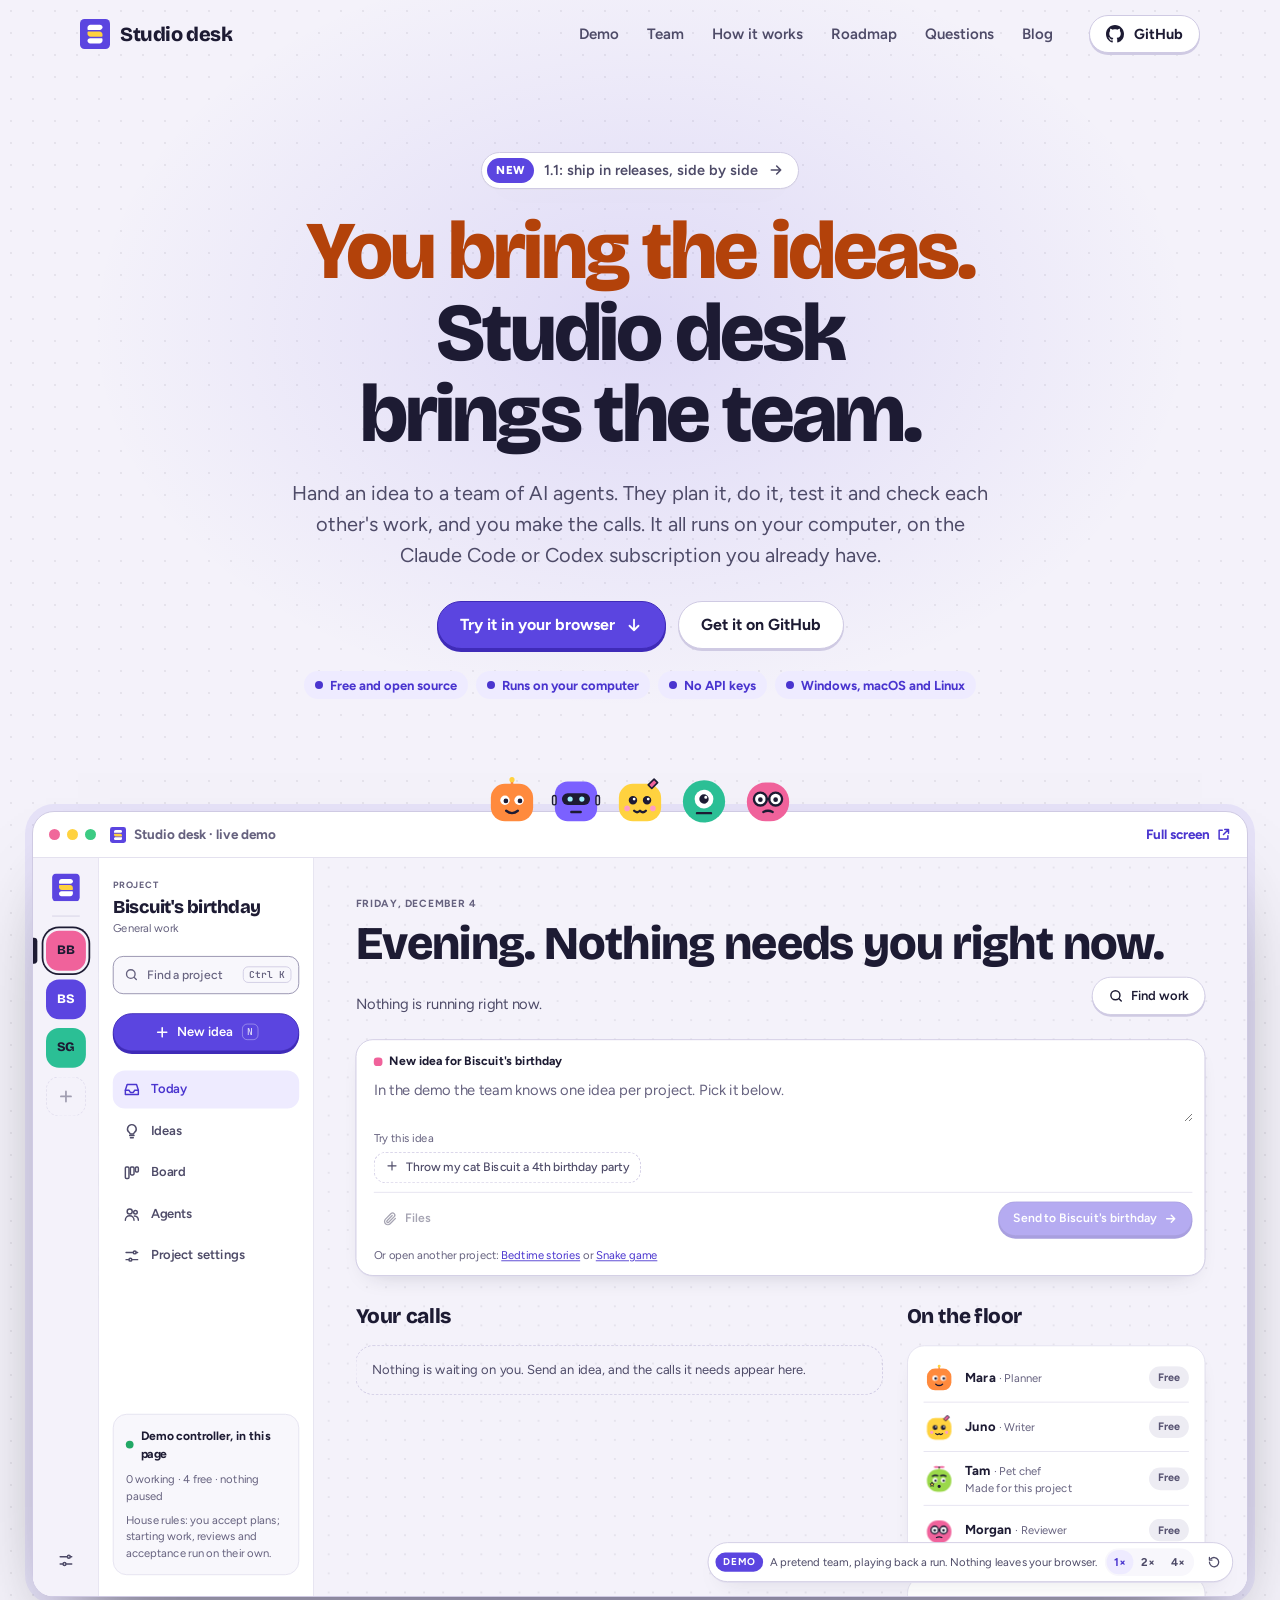
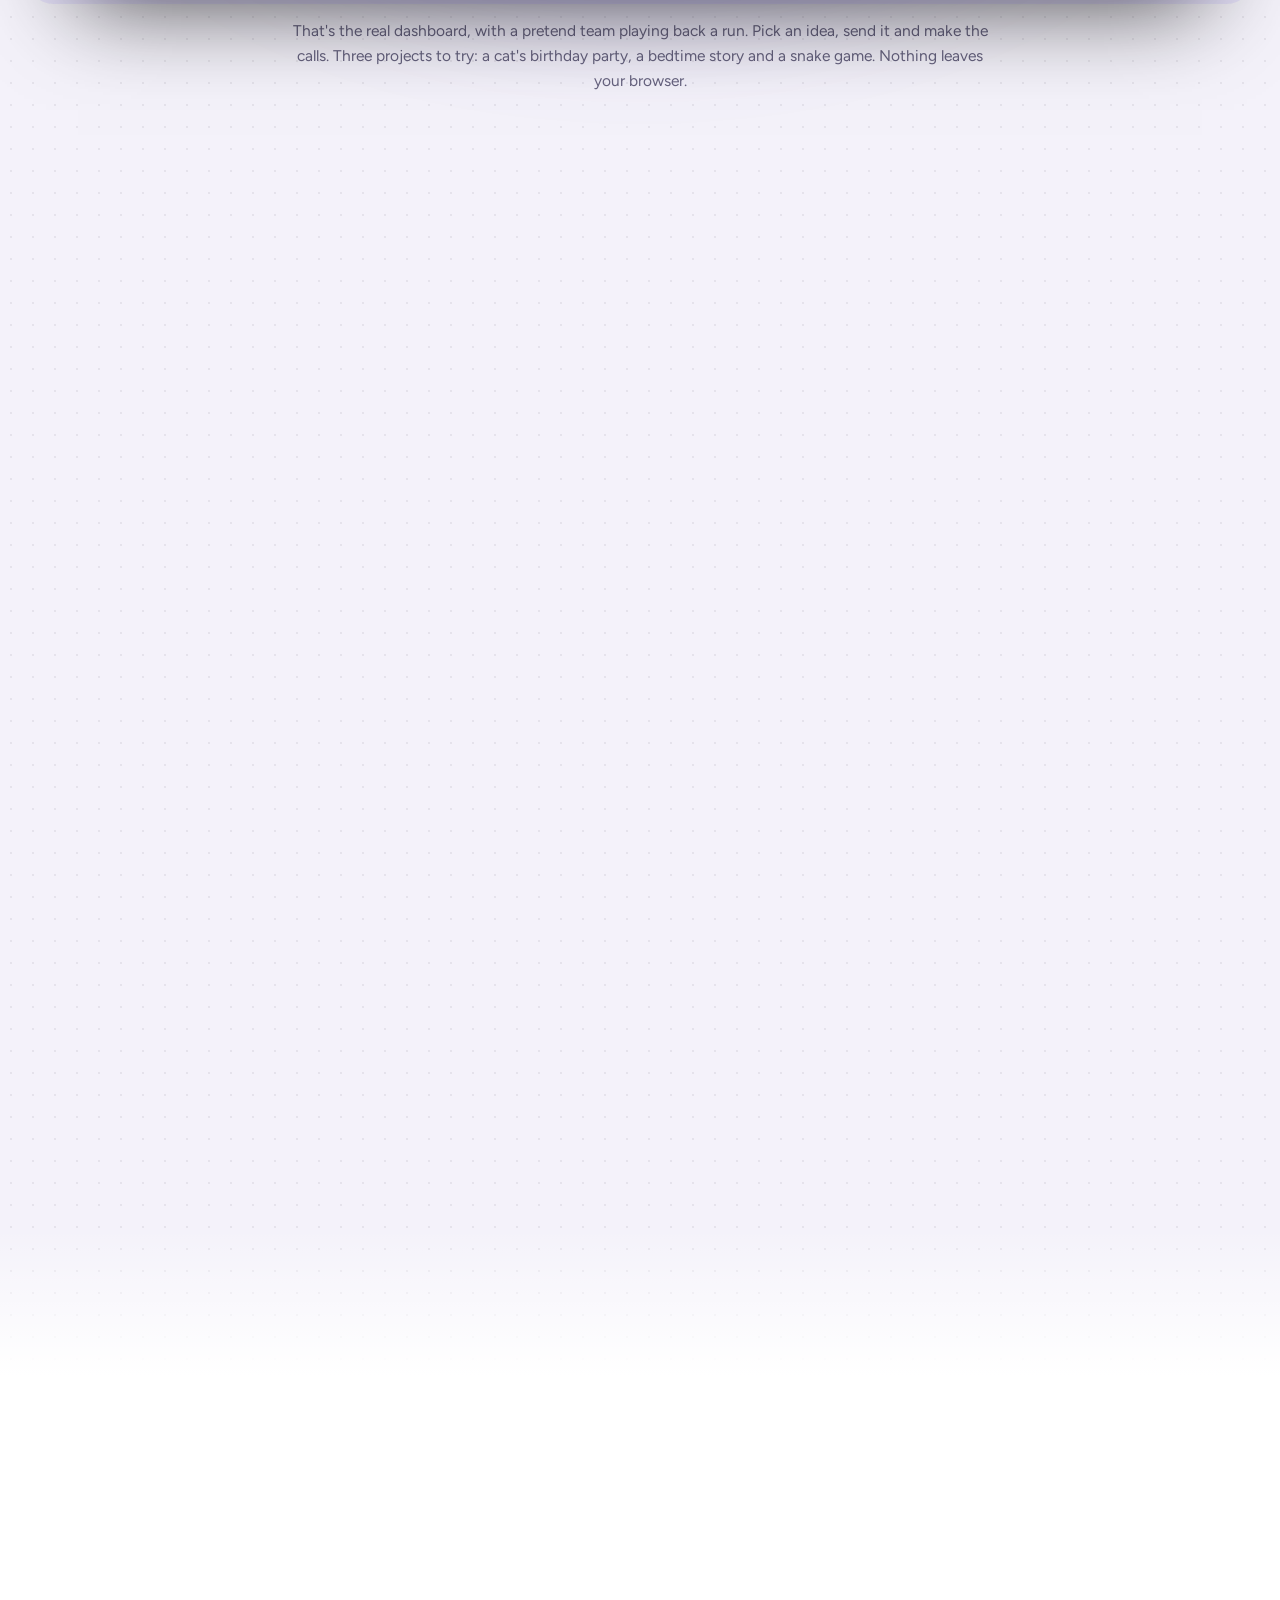
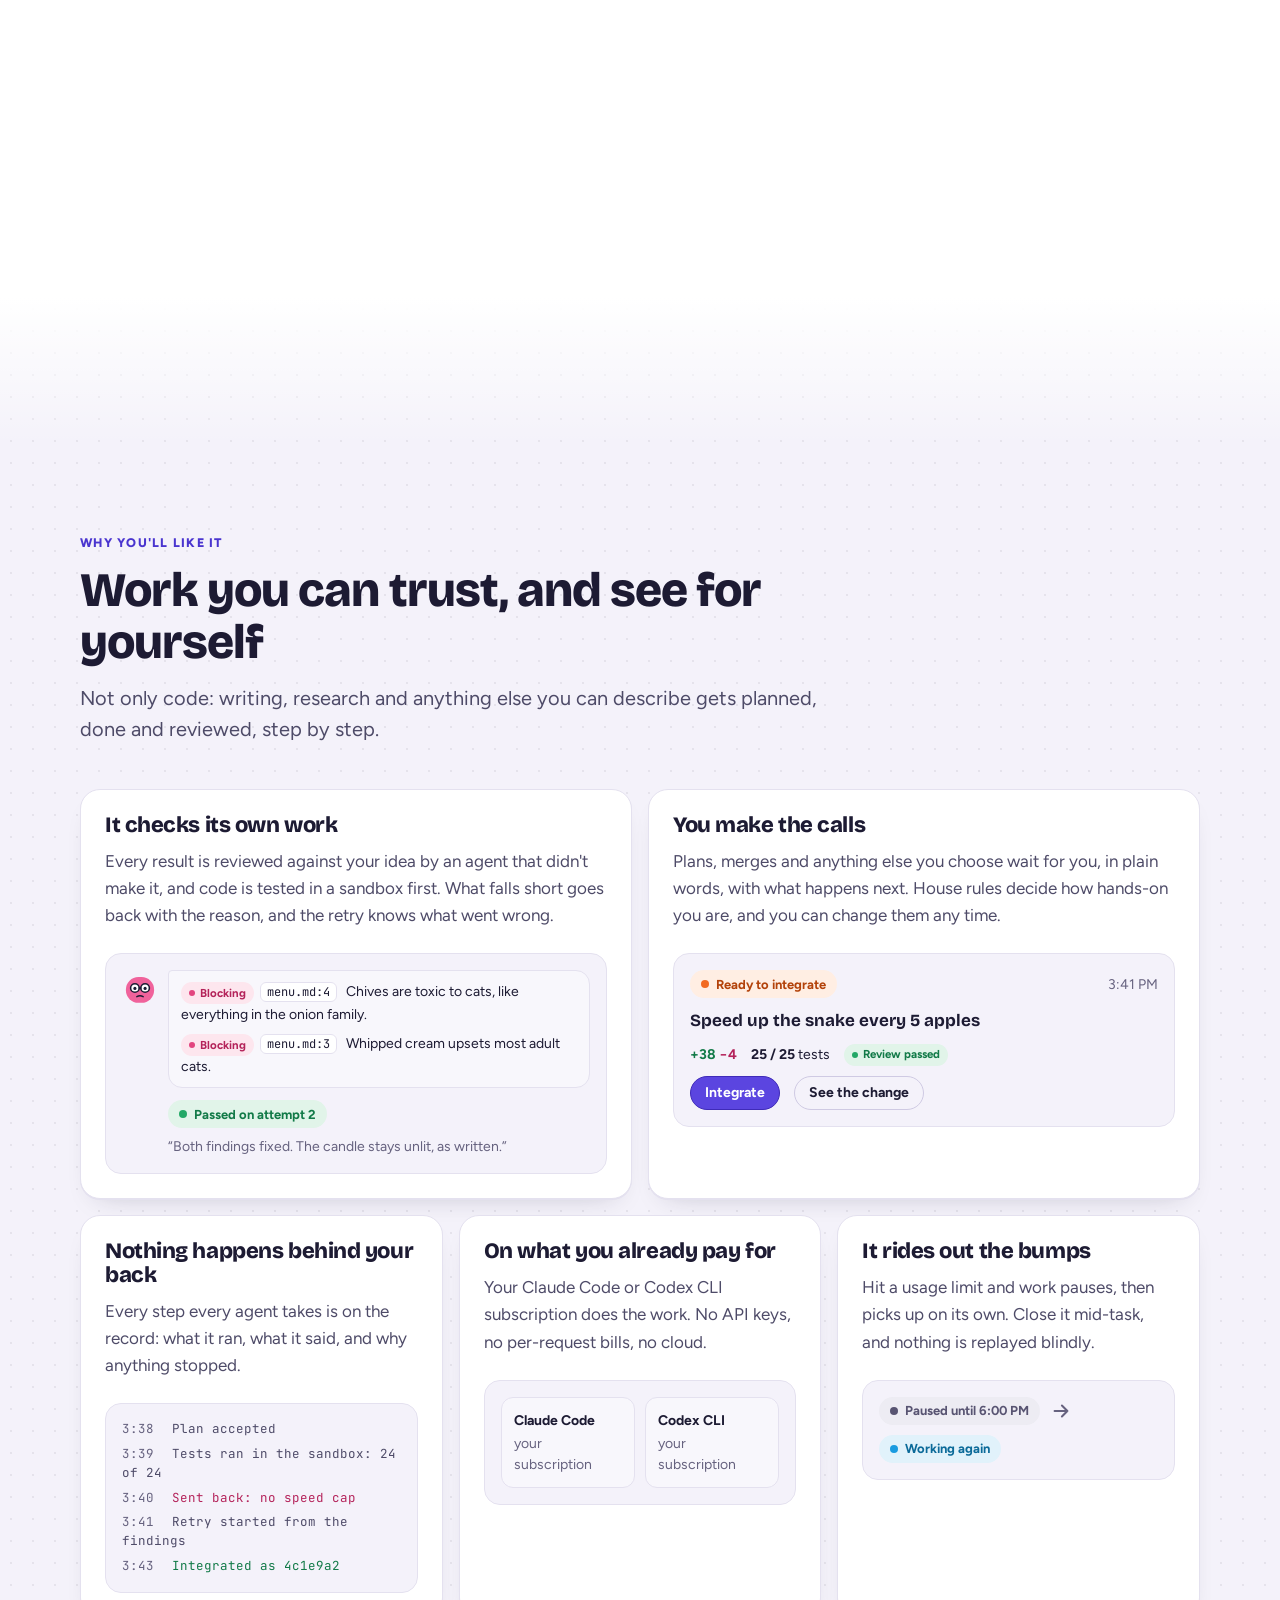
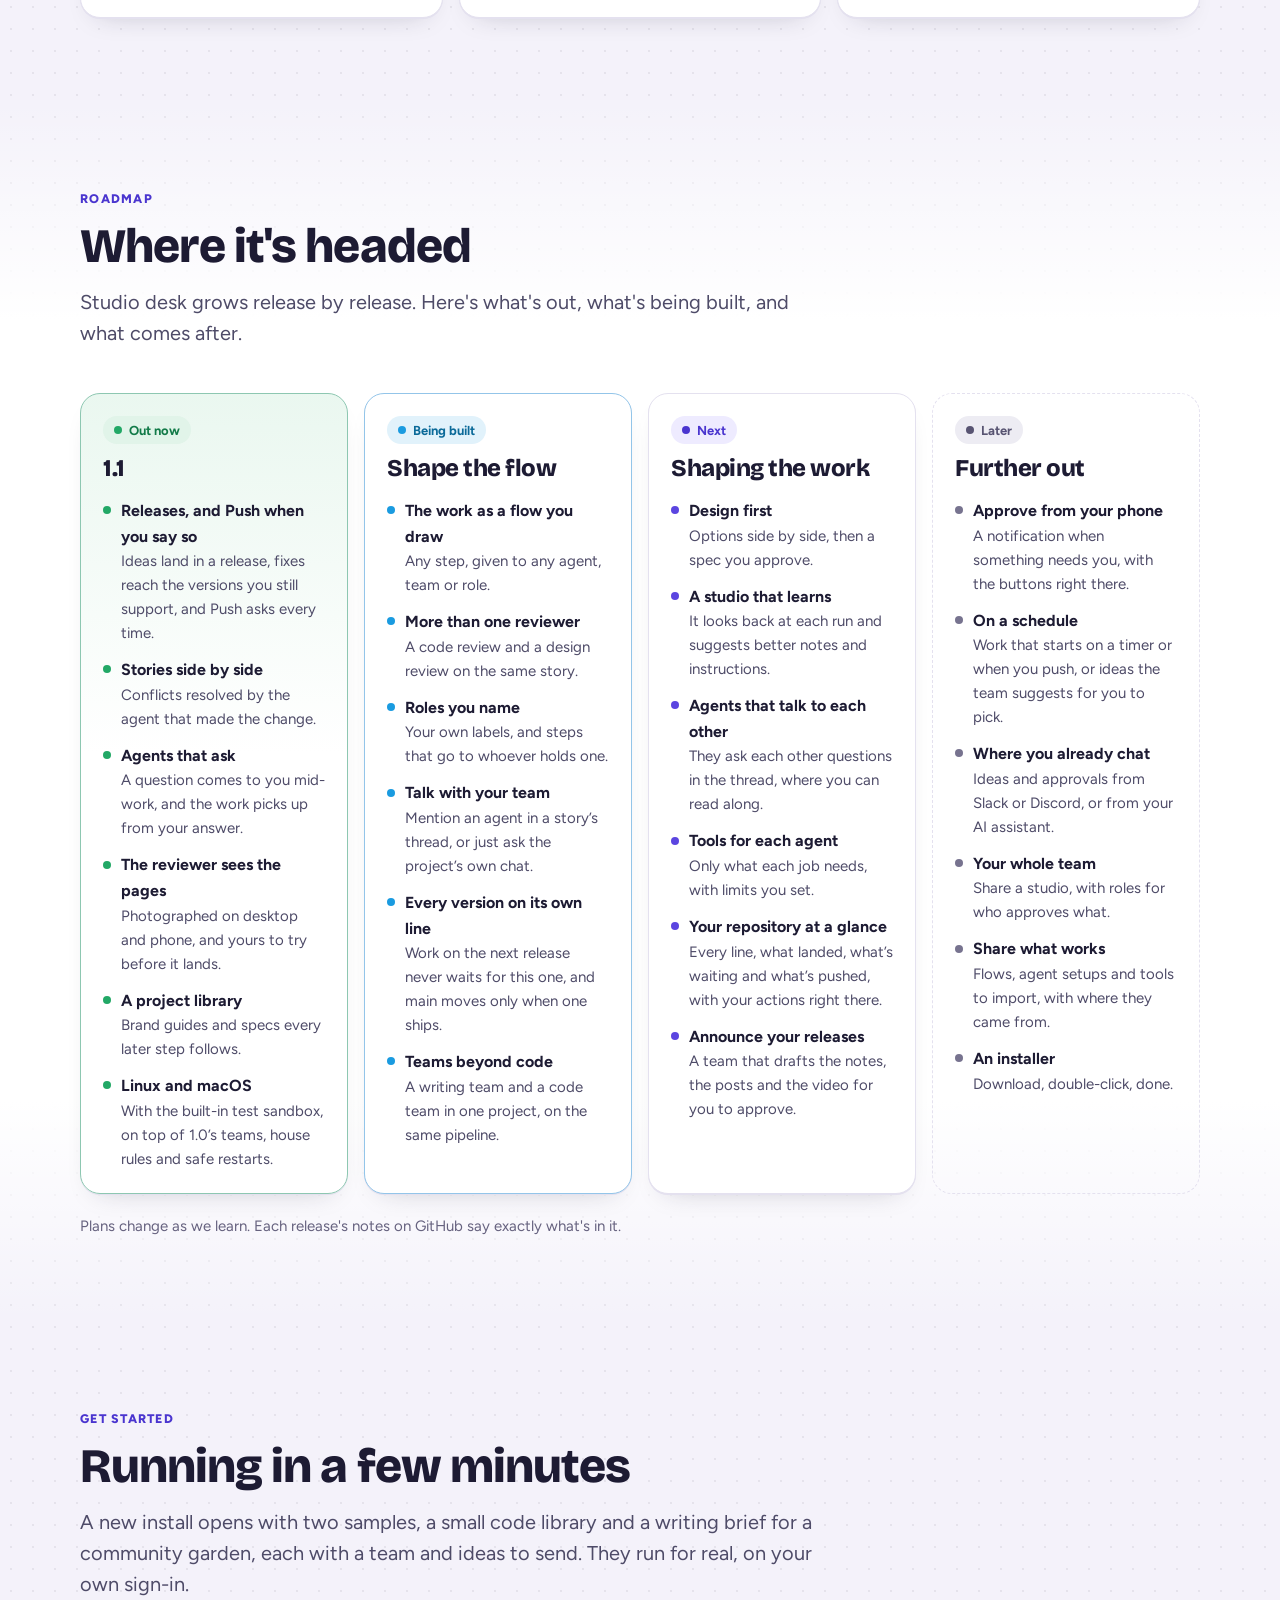
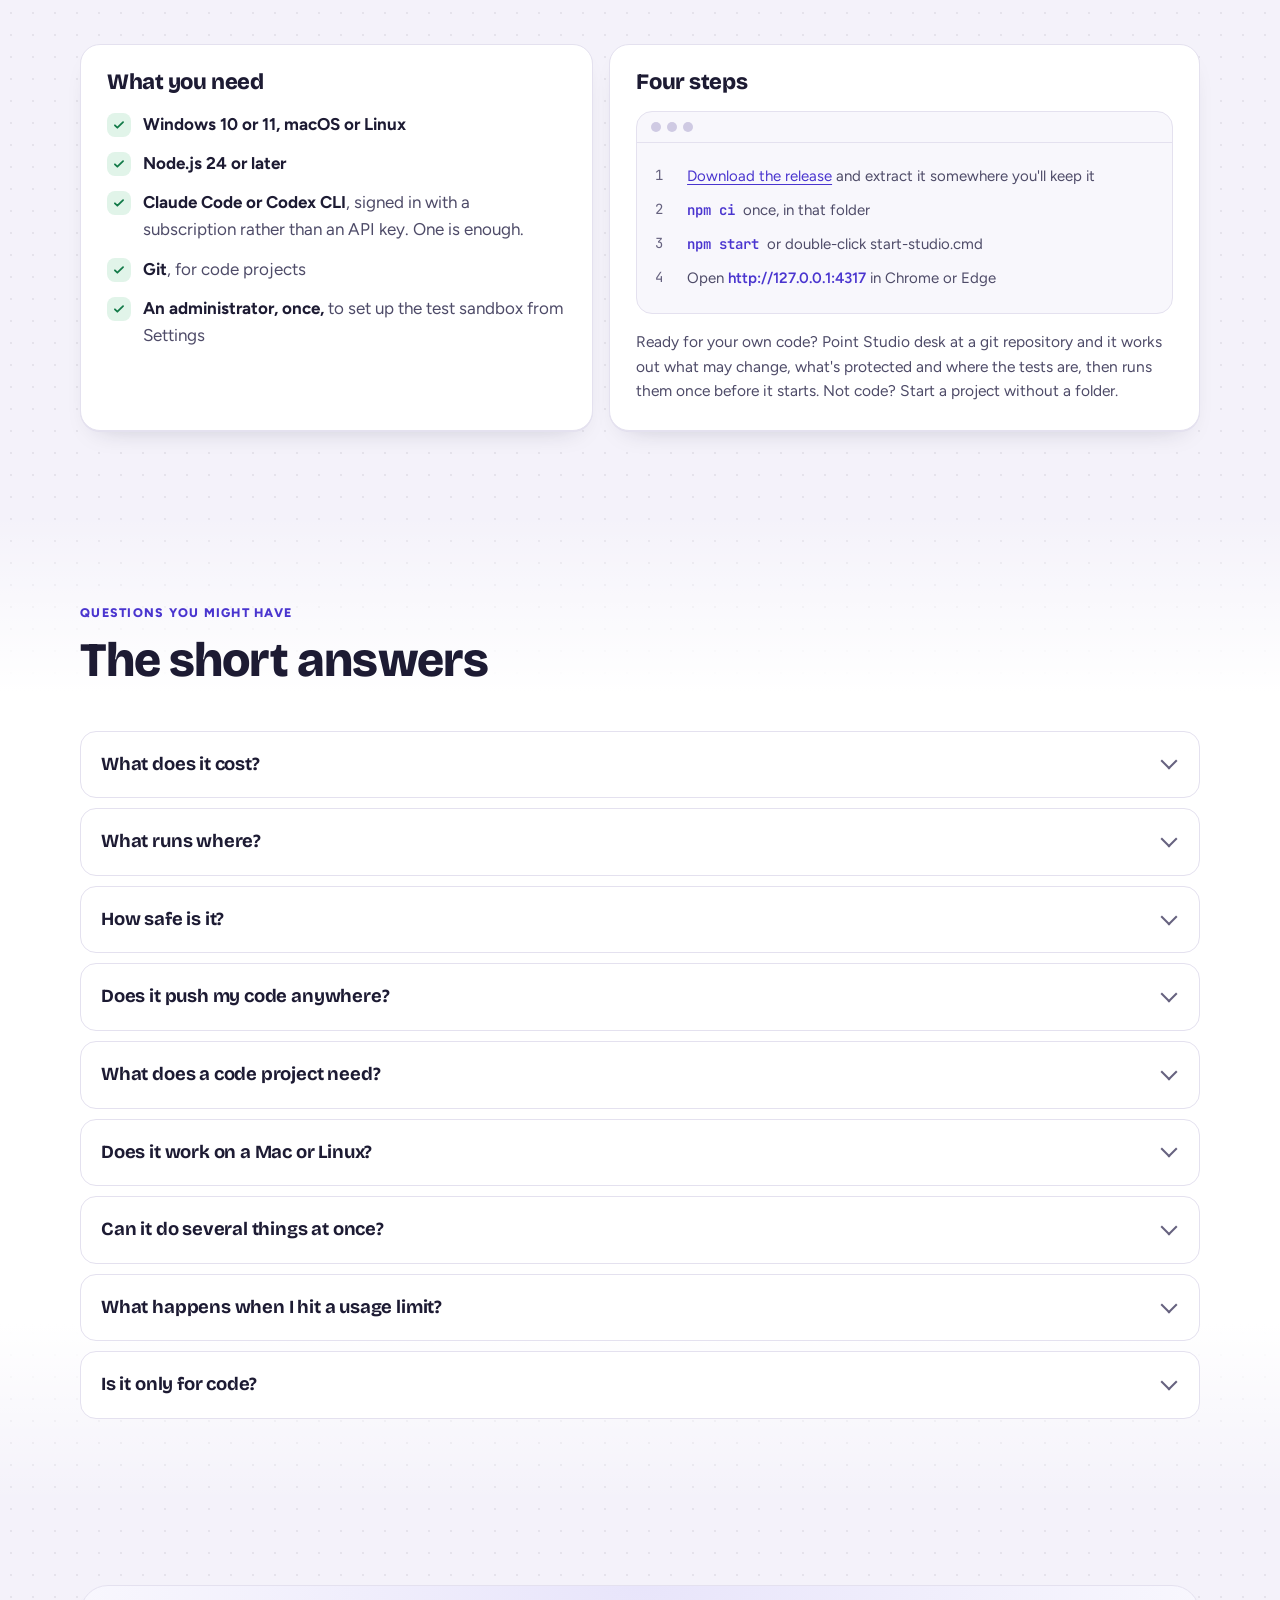
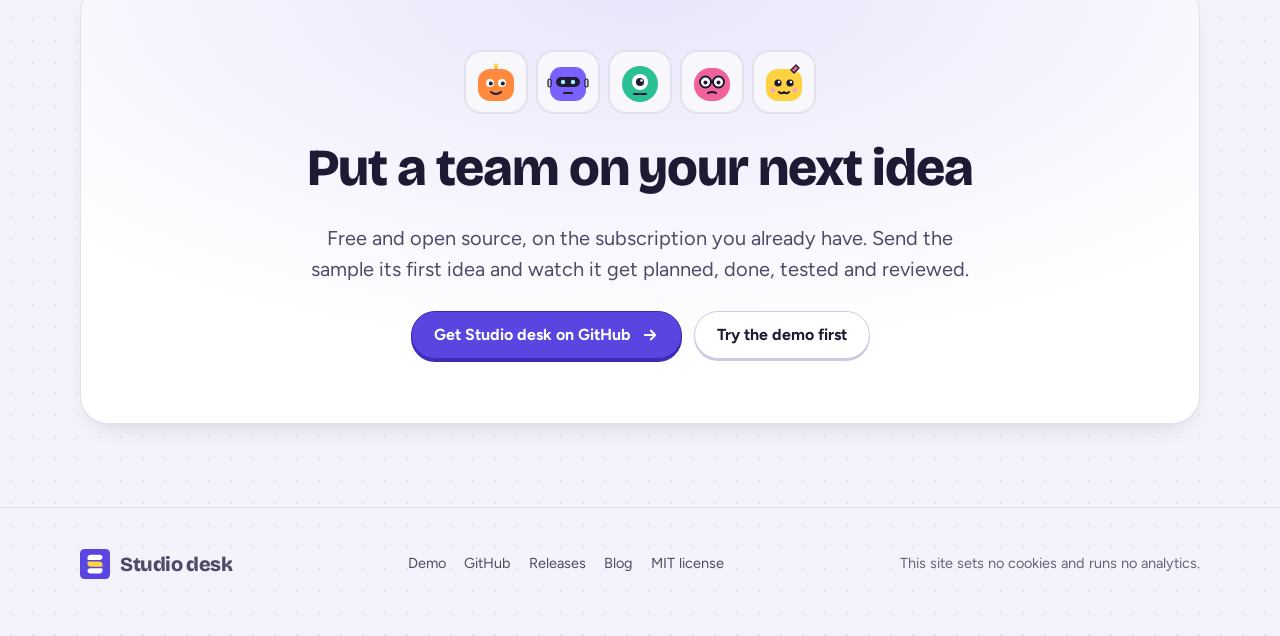
<file: index.html>
<!doctype html>
<html lang="en">
  <head>
    <meta charset="utf-8" />
    <meta name="viewport" content="width=device-width, initial-scale=1" />
    <title>Studio desk: a team of AI agents for your projects</title>
    <meta
      name="description"
      content="Hand an idea to a team of AI agents. They plan it, do it, test it and check each other's work, and you make the calls. Runs on your computer, on your Claude Code or Codex CLI subscription. Try the dashboard in your browser."
    />
    <meta name="theme-color" content="#12111c" media="(prefers-color-scheme: dark)" />
    <meta name="theme-color" content="#f4f2fa" media="(prefers-color-scheme: light)" />
    <link rel="canonical" href="https://studiodesk.github.io/" />
    <link rel="icon" type="image/svg+xml" href="assets/logo.svg" />
    <link rel="preload" href="assets/fonts/bricolage-grotesque-latin-opsz-normal.woff2" as="font" type="font/woff2" crossorigin />
    <link rel="preload" href="assets/fonts/figtree-latin-wght-normal.woff2" as="font" type="font/woff2" crossorigin />
    <link rel="stylesheet" href="assets/site.css" />
    <meta property="og:type" content="website" />
    <meta property="og:site_name" content="Studio desk" />
    <meta property="og:title" content="Studio desk: you bring the ideas, it brings the team" />
    <meta
      property="og:description"
      content="Hand an idea to a team of AI agents and get back work that's been planned, done, tested and reviewed, with you making the calls. Try the dashboard in your browser."
    />
    <meta property="og:url" content="https://studiodesk.github.io/" />
    <meta property="og:image" content="https://studiodesk.github.io/assets/social-preview.png" />
    <meta property="og:image:width" content="1280" />
    <meta property="og:image:height" content="640" />
    <meta property="og:image:alt" content="Your ideas. Studio desk brings the team." />
    <meta name="twitter:card" content="summary_large_image" />
    <script>
      document.documentElement.classList.add('js');
    </script>
    <script src="assets/site.js" defer></script>
    <script type="module" src="assets/team.js"></script>
  </head>
  <body>
    <a class="skip" href="#main">Skip to the content</a>

    <header class="nav">
      <div class="wrap nav__inner">
        <a class="brand" href="./"><img src="assets/logo.svg" alt="" width="30" height="30" />Studio desk</a>
        <nav class="nav__links" aria-label="Sections">
          <a href="#demo">Demo</a>
          <a class="nav__hide" href="#team">Team</a>
          <a class="nav__hide" href="#how">How it works</a>
          <a class="nav__hide" href="#roadmap">Roadmap</a>
          <a class="nav__hide" href="#faq">Questions</a>
          <a href="blog/">Blog</a>
        </nav>
        <a class="btn btn--sm" href="https://github.com/studiodesk/studio-desk">
          <svg width="18" height="18" viewBox="0 0 16 16" aria-hidden="true" fill="currentColor"><path d="M8 0C3.58 0 0 3.58 0 8c0 3.54 2.29 6.53 5.47 7.59.4.07.55-.17.55-.38 0-.19-.01-.82-.01-1.49-2.01.37-2.53-.49-2.69-.94-.09-.23-.48-.94-.82-1.13-.28-.15-.68-.52-.01-.53.63-.01 1.08.58 1.23.82.72 1.21 1.87.87 2.33.66.07-.52.28-.87.51-1.07-1.78-.2-3.64-.89-3.64-3.95 0-.87.31-1.59.82-2.15-.08-.2-.36-1.02.08-2.12 0 0 .67-.21 2.2.82.64-.18 1.32-.27 2-.27.68 0 1.36.09 2 .27 1.53-1.04 2.2-.82 2.2-.82.44 1.1.16 1.92.08 2.12.51.56.82 1.27.82 2.15 0 3.07-1.87 3.75-3.65 3.95.29.25.54.73.54 1.48 0 1.07-.01 1.93-.01 2.2 0 .21.15.46.55.38A8.013 8.013 0 0016 8c0-4.42-3.58-8-8-8z"/></svg>
          GitHub
        </a>
      </div>
    </header>

    <main id="main">
      <section class="hero">
        <div class="wrap">
          <div class="hero__text">
            <a class="pill enter" style="--i: 0" href="https://github.com/studiodesk/studio-desk/releases/latest">
              <span class="pill__tag">New</span>1.1: ship in releases, side by side
              <svg width="16" height="16" viewBox="0 0 24 24" fill="none" stroke="currentColor" stroke-width="2.4" stroke-linecap="round" stroke-linejoin="round" aria-hidden="true"><path d="M5 12h14M13 6l6 6-6 6" /></svg>
            </a>
            <h1 class="enter" style="--i: 1">
              <span class="line you">You bring the ideas.</span>
              <span class="line">Studio desk brings the team.</span>
            </h1>
            <p class="lead enter" style="--i: 2">
              Hand an idea to a team of AI agents. They plan it, do it, test it and check each other's work, and you
              make the calls. It all runs on your computer, on the Claude Code or Codex subscription you already have.
            </p>
            <div class="hero__actions enter" style="--i: 3">
              <a class="btn btn--primary" href="#demo">
                Try it in your browser
                <svg width="18" height="18" viewBox="0 0 24 24" fill="none" stroke="currentColor" stroke-width="2.4" stroke-linecap="round" stroke-linejoin="round" aria-hidden="true"><path d="M12 5v14M6 13l6 6 6-6" /></svg>
              </a>
              <a class="btn" href="https://github.com/studiodesk/studio-desk">Get it on GitHub</a>
            </div>
            <div class="hero__facts enter" style="--i: 4">
              <span class="chip chip--brand"><span class="chip__dot"></span>Free and open source</span>
              <span class="chip chip--brand"><span class="chip__dot"></span>Runs on your computer</span>
              <span class="chip chip--brand"><span class="chip__dot"></span>No API keys</span>
              <span class="chip chip--brand"><span class="chip__dot"></span>Windows, macOS and Linux</span>
            </div>
          </div>
        </div>

        <div class="stage" id="demo">
          <div class="wrap wrap--wide">
            <div class="window enter" style="--i: 5">
              <div class="perch" data-gaze aria-hidden="true">
                <span class="face" data-face="planner" data-size="54" data-done><svg class="sd-avatar face-open" data-state="idle" width="54" height="54" viewBox="-2 -4 44 46" aria-hidden="true" style="--delay:-2.434s;--tempo:1.06"><g class="sd-avatar__whole"><path d="M14 6h12a12 12 0 0 1 12 12v8a12 12 0 0 1 -12 12h-12a12 12 0 0 1 -12 -12v-8a12 12 0 0 1 12 -12z" fill="#FF8A3D" stroke="none" stroke-width="0" stroke-linecap="round" stroke-linejoin="round"/><g transform="translate(0 0)"><g class="sd-avatar__top"><path d="M20 7V2" fill="none" stroke="#FF8A3D" stroke-width="2.2" stroke-linecap="round" stroke-linejoin="round"/><path d="M17.8 2.5a2.2 2.2 0 1 0 4.4 0a2.2 2.2 0 1 0 -4.4 0z" fill="#FFD23F" stroke="none" stroke-width="0" stroke-linecap="round" stroke-linejoin="round"/></g></g><g class="sd-avatar__eyes"><path d="M10 20a4 4 0 1 0 8 0a4 4 0 1 0 -8 0z" fill="#FFFFFF" stroke="none" stroke-width="0" stroke-linecap="round" stroke-linejoin="round"/><path d="M22 20a4 4 0 1 0 8 0a4 4 0 1 0 -8 0z" fill="#FFFFFF" stroke="none" stroke-width="0" stroke-linecap="round" stroke-linejoin="round"/><g class="sd-avatar__pupils"><path d="M12.8 20.6a2 2 0 1 0 4 0a2 2 0 1 0 -4 0z" fill="#1D1B33" stroke="none" stroke-width="0" stroke-linecap="round" stroke-linejoin="round"/><path d="M24.8 20.6a2 2 0 1 0 4 0a2 2 0 1 0 -4 0z" fill="#1D1B33" stroke="none" stroke-width="0" stroke-linecap="round" stroke-linejoin="round"/></g></g><g class="sd-avatar__mouth"><path d="M15 29q5 4 10 0" fill="none" stroke="#1D1B33" stroke-width="2" stroke-linecap="round" stroke-linejoin="round"/></g></g></svg><svg class="sd-avatar face-happy" data-state="done" width="54" height="54" viewBox="-2 -4 44 46" aria-hidden="true" style="--delay:-2.434s;--tempo:1.06"><g class="sd-avatar__whole"><path d="M14 6h12a12 12 0 0 1 12 12v8a12 12 0 0 1 -12 12h-12a12 12 0 0 1 -12 -12v-8a12 12 0 0 1 12 -12z" fill="#FF8A3D" stroke="none" stroke-width="0" stroke-linecap="round" stroke-linejoin="round"/><g transform="translate(0 0)"><g class="sd-avatar__top"><path d="M20 7V2" fill="none" stroke="#FF8A3D" stroke-width="2.2" stroke-linecap="round" stroke-linejoin="round"/><path d="M17.8 2.5a2.2 2.2 0 1 0 4.4 0a2.2 2.2 0 1 0 -4.4 0z" fill="#FFD23F" stroke="none" stroke-width="0" stroke-linecap="round" stroke-linejoin="round"/></g></g><g class="sd-avatar__eyes"><path d="M10.5 21q3.5 -4.48 7 0" fill="none" stroke="#1D1B33" stroke-width="2.4" stroke-linecap="round" stroke-linejoin="round"/><path d="M22.5 21q3.5 -4.48 7 0" fill="none" stroke="#1D1B33" stroke-width="2.4" stroke-linecap="round" stroke-linejoin="round"/><g class="sd-avatar__pupils"></g></g><g class="sd-avatar__mouth"><path d="M15 29q5 4 10 0" fill="none" stroke="#1D1B33" stroke-width="2" stroke-linecap="round" stroke-linejoin="round"/></g></g></svg></span>
                <span class="face" data-face="agent" data-size="54" data-done><svg class="sd-avatar face-open" data-state="idle" width="54" height="54" viewBox="-2 -4 44 46" aria-hidden="true" style="--delay:-1.258s;--tempo:1.1"><g class="sd-avatar__whole"><path d="M13 4h14a11 11 0 0 1 11 11v12a11 11 0 0 1 -11 11h-14a11 11 0 0 1 -11 -11v-12a11 11 0 0 1 11 -11z" fill="#7B61FF" stroke="none" stroke-width="0" stroke-linecap="round" stroke-linejoin="round"/><g transform="translate(0 0)"><g class="sd-avatar__top"><path d="M1.5 16h0a1.5 1.5 0 0 1 1.5 1.5v5a1.5 1.5 0 0 1 -1.5 1.5h-0a1.5 1.5 0 0 1 -1.5 -1.5v-5a1.5 1.5 0 0 1 1.5 -1.5z" fill="#D9D6E8" stroke="#1D1B33" stroke-width="1.2" stroke-linecap="round" stroke-linejoin="round"/><path d="M38.5 16h0a1.5 1.5 0 0 1 1.5 1.5v5a1.5 1.5 0 0 1 -1.5 1.5h-0a1.5 1.5 0 0 1 -1.5 -1.5v-5a1.5 1.5 0 0 1 1.5 -1.5z" fill="#D9D6E8" stroke="#1D1B33" stroke-width="1.2" stroke-linecap="round" stroke-linejoin="round"/></g></g><g class="sd-avatar__eyes"><path d="M13 14h14a5 5 0 0 1 5 5v0a5 5 0 0 1 -5 5h-14a5 5 0 0 1 -5 -5v-0a5 5 0 0 1 5 -5z" fill="#1D1B33" stroke="none" stroke-width="0" stroke-linecap="round" stroke-linejoin="round"/><g class="sd-avatar__pupils"><path d="M12.8 19a2.2 2.2 0 1 0 4.4 0a2.2 2.2 0 1 0 -4.4 0z" fill="#9EF0FF" stroke="none" stroke-width="0" stroke-linecap="round" stroke-linejoin="round"/><path d="M22.8 19a2.2 2.2 0 1 0 4.4 0a2.2 2.2 0 1 0 -4.4 0z" fill="#9EF0FF" stroke="none" stroke-width="0" stroke-linecap="round" stroke-linejoin="round"/></g></g><g class="sd-avatar__mouth"><path d="M16 30h8" fill="none" stroke="#1D1B33" stroke-width="2" stroke-linecap="round" stroke-linejoin="round"/></g></g></svg><svg class="sd-avatar face-happy" data-state="done" width="54" height="54" viewBox="-2 -4 44 46" aria-hidden="true" style="--delay:-1.258s;--tempo:1.1"><g class="sd-avatar__whole"><path d="M13 4h14a11 11 0 0 1 11 11v12a11 11 0 0 1 -11 11h-14a11 11 0 0 1 -11 -11v-12a11 11 0 0 1 11 -11z" fill="#7B61FF" stroke="none" stroke-width="0" stroke-linecap="round" stroke-linejoin="round"/><g transform="translate(0 0)"><g class="sd-avatar__top"><path d="M1.5 16h0a1.5 1.5 0 0 1 1.5 1.5v5a1.5 1.5 0 0 1 -1.5 1.5h-0a1.5 1.5 0 0 1 -1.5 -1.5v-5a1.5 1.5 0 0 1 1.5 -1.5z" fill="#D9D6E8" stroke="#1D1B33" stroke-width="1.2" stroke-linecap="round" stroke-linejoin="round"/><path d="M38.5 16h0a1.5 1.5 0 0 1 1.5 1.5v5a1.5 1.5 0 0 1 -1.5 1.5h-0a1.5 1.5 0 0 1 -1.5 -1.5v-5a1.5 1.5 0 0 1 1.5 -1.5z" fill="#D9D6E8" stroke="#1D1B33" stroke-width="1.2" stroke-linecap="round" stroke-linejoin="round"/></g></g><g class="sd-avatar__eyes"><path d="M13 14h14a5 5 0 0 1 5 5v0a5 5 0 0 1 -5 5h-14a5 5 0 0 1 -5 -5v-0a5 5 0 0 1 5 -5z" fill="#1D1B33" stroke="none" stroke-width="0" stroke-linecap="round" stroke-linejoin="round"/><path d="M12.4 20.4q2.6 -3.33 5.2 0" fill="none" stroke="#9EF0FF" stroke-width="2" stroke-linecap="round" stroke-linejoin="round"/><path d="M22.4 20.4q2.6 -3.33 5.2 0" fill="none" stroke="#9EF0FF" stroke-width="2" stroke-linecap="round" stroke-linejoin="round"/><g class="sd-avatar__pupils"></g></g><g class="sd-avatar__mouth"><path d="M16 30h8" fill="none" stroke="#1D1B33" stroke-width="2" stroke-linecap="round" stroke-linejoin="round"/></g></g></svg></span>
                <span class="face" data-face="writer" data-size="54" data-done><svg class="sd-avatar face-open" data-state="idle" width="54" height="54" viewBox="-2 -4 44 46" aria-hidden="true" style="--delay:-2.337s;--tempo:1.02"><g class="sd-avatar__whole"><path d="M14 6h12a12 12 0 0 1 12 12v8a12 12 0 0 1 -12 12h-12a12 12 0 0 1 -12 -12v-8a12 12 0 0 1 12 -12z" fill="#FFD23F" stroke="none" stroke-width="0" stroke-linecap="round" stroke-linejoin="round"/><g transform="translate(0 0)"><g class="sd-avatar__top"><path d="M27 7l5-5 3 3-5 5z" fill="#F0629B" stroke="#1D1B33" stroke-width="1.4" stroke-linecap="round" stroke-linejoin="round"/></g></g><g class="sd-avatar__eyes"><path d="M10.4 20a3.6 3.6 0 1 0 7.2 0a3.6 3.6 0 1 0 -7.2 0z" fill="#1D1B33" stroke="none" stroke-width="0" stroke-linecap="round" stroke-linejoin="round"/><path d="M22.4 20a3.6 3.6 0 1 0 7.2 0a3.6 3.6 0 1 0 -7.2 0z" fill="#1D1B33" stroke="none" stroke-width="0" stroke-linecap="round" stroke-linejoin="round"/><g class="sd-avatar__pupils"><path d="M13.8 19a1.2 1.2 0 1 0 2.4 0a1.2 1.2 0 1 0 -2.4 0z" fill="#FFFFFF" stroke="none" stroke-width="0" stroke-linecap="round" stroke-linejoin="round"/><path d="M25.8 19a1.2 1.2 0 1 0 2.4 0a1.2 1.2 0 1 0 -2.4 0z" fill="#FFFFFF" stroke="none" stroke-width="0" stroke-linecap="round" stroke-linejoin="round"/></g></g><g class="sd-avatar__mouth"><path d="M15 29q2.5 2.5 5 0q2.5 2.5 5 0" fill="none" stroke="#1D1B33" stroke-width="2" stroke-linecap="round" stroke-linejoin="round"/></g><path d="M6.6 27a2.4 2.4 0 1 0 4.8 0a2.4 2.4 0 1 0 -4.8 0z" fill="#FF9EC4" stroke="none" stroke-width="0" stroke-linecap="round" stroke-linejoin="round"/><path d="M28.6 27a2.4 2.4 0 1 0 4.8 0a2.4 2.4 0 1 0 -4.8 0z" fill="#FF9EC4" stroke="none" stroke-width="0" stroke-linecap="round" stroke-linejoin="round"/></g></svg><svg class="sd-avatar face-happy" data-state="done" width="54" height="54" viewBox="-2 -4 44 46" aria-hidden="true" style="--delay:-2.337s;--tempo:1.02"><g class="sd-avatar__whole"><path d="M14 6h12a12 12 0 0 1 12 12v8a12 12 0 0 1 -12 12h-12a12 12 0 0 1 -12 -12v-8a12 12 0 0 1 12 -12z" fill="#FFD23F" stroke="none" stroke-width="0" stroke-linecap="round" stroke-linejoin="round"/><g transform="translate(0 0)"><g class="sd-avatar__top"><path d="M27 7l5-5 3 3-5 5z" fill="#F0629B" stroke="#1D1B33" stroke-width="1.4" stroke-linecap="round" stroke-linejoin="round"/></g></g><g class="sd-avatar__eyes"><path d="M10.5 21q3.5 -4.48 7 0" fill="none" stroke="#1D1B33" stroke-width="2.4" stroke-linecap="round" stroke-linejoin="round"/><path d="M22.5 21q3.5 -4.48 7 0" fill="none" stroke="#1D1B33" stroke-width="2.4" stroke-linecap="round" stroke-linejoin="round"/><g class="sd-avatar__pupils"></g></g><g class="sd-avatar__mouth"><path d="M15 29q2.5 2.5 5 0q2.5 2.5 5 0" fill="none" stroke="#1D1B33" stroke-width="2" stroke-linecap="round" stroke-linejoin="round"/></g><path d="M6.6 27a2.4 2.4 0 1 0 4.8 0a2.4 2.4 0 1 0 -4.8 0z" fill="#FF9EC4" stroke="none" stroke-width="0" stroke-linecap="round" stroke-linejoin="round"/><path d="M28.6 27a2.4 2.4 0 1 0 4.8 0a2.4 2.4 0 1 0 -4.8 0z" fill="#FF9EC4" stroke="none" stroke-width="0" stroke-linecap="round" stroke-linejoin="round"/></g></svg></span>
                <span class="face" data-face="checks" data-size="54" data-done><svg class="sd-avatar face-open" data-state="idle" width="54" height="54" viewBox="-2 -4 44 46" aria-hidden="true" style="--delay:-0.86s;--tempo:0.95"><g class="sd-avatar__whole"><path d="M2 21a18 18 0 1 0 36 0a18 18 0 1 0 -36 0z" fill="#2BBF95" stroke="none" stroke-width="0" stroke-linecap="round" stroke-linejoin="round"/><g transform="translate(0 -3)"><g class="sd-avatar__top"></g></g><g class="sd-avatar__eyes"><path d="M12 19a8 8 0 1 0 16 0a8 8 0 1 0 -16 0z" fill="#FFFFFF" stroke="none" stroke-width="0" stroke-linecap="round" stroke-linejoin="round"/><g class="sd-avatar__pupils"><path d="M16 19a4 4 0 1 0 8 0a4 4 0 1 0 -8 0z" fill="#1D1B33" stroke="none" stroke-width="0" stroke-linecap="round" stroke-linejoin="round"/><path d="M20.2 17.5a1.3 1.3 0 1 0 2.6 0a1.3 1.3 0 1 0 -2.6 0z" fill="#FFFFFF" stroke="none" stroke-width="0" stroke-linecap="round" stroke-linejoin="round"/></g></g><g class="sd-avatar__mouth"><path d="M14 31h12" fill="none" stroke="#1D1B33" stroke-width="2" stroke-linecap="round" stroke-linejoin="round"/></g></g></svg><svg class="sd-avatar face-happy" data-state="done" width="54" height="54" viewBox="-2 -4 44 46" aria-hidden="true" style="--delay:-0.86s;--tempo:0.95"><g class="sd-avatar__whole"><path d="M2 21a18 18 0 1 0 36 0a18 18 0 1 0 -36 0z" fill="#2BBF95" stroke="none" stroke-width="0" stroke-linecap="round" stroke-linejoin="round"/><g transform="translate(0 -3)"><g class="sd-avatar__top"></g></g><g class="sd-avatar__eyes"><path d="M13.6 20.6q6.4 -8.19 12.8 0" fill="none" stroke="#1D1B33" stroke-width="2.6" stroke-linecap="round" stroke-linejoin="round"/><g class="sd-avatar__pupils"></g></g><g class="sd-avatar__mouth"><path d="M14 31h12" fill="none" stroke="#1D1B33" stroke-width="2" stroke-linecap="round" stroke-linejoin="round"/></g></g></svg></span>
                <span class="face" data-face="reviewer" data-size="54" data-done><svg class="sd-avatar face-open" data-state="idle" width="54" height="54" viewBox="-2 -4 44 46" aria-hidden="true" style="--delay:-1.608s;--tempo:1.09"><g class="sd-avatar__whole"><path d="M18 5h4a16 16 0 0 1 16 16v1a16 16 0 0 1 -16 16h-4a16 16 0 0 1 -16 -16v-1a16 16 0 0 1 16 -16z" fill="#F0629B" stroke="none" stroke-width="0" stroke-linecap="round" stroke-linejoin="round"/><g transform="translate(0 -1)"><g class="sd-avatar__top"></g></g><g class="sd-avatar__eyes"><path d="M8 19a5.5 5.5 0 1 0 11 0a5.5 5.5 0 1 0 -11 0z" fill="#FFFFFF" stroke="#1D1B33" stroke-width="2" stroke-linecap="round" stroke-linejoin="round"/><path d="M21 19a5.5 5.5 0 1 0 11 0a5.5 5.5 0 1 0 -11 0z" fill="#FFFFFF" stroke="#1D1B33" stroke-width="2" stroke-linecap="round" stroke-linejoin="round"/><path d="M19 19h2" fill="none" stroke="#1D1B33" stroke-width="2" stroke-linecap="round" stroke-linejoin="round"/><g class="sd-avatar__pupils"><path d="M11.5 19.5a2 2 0 1 0 4 0a2 2 0 1 0 -4 0z" fill="#1D1B33" stroke="none" stroke-width="0" stroke-linecap="round" stroke-linejoin="round"/><path d="M24.5 19.5a2 2 0 1 0 4 0a2 2 0 1 0 -4 0z" fill="#1D1B33" stroke="none" stroke-width="0" stroke-linecap="round" stroke-linejoin="round"/></g></g><g class="sd-avatar__mouth"><path d="M16 30q4-2 8 0" fill="none" stroke="#1D1B33" stroke-width="2" stroke-linecap="round" stroke-linejoin="round"/></g></g></svg><svg class="sd-avatar face-happy" data-state="done" width="54" height="54" viewBox="-2 -4 44 46" aria-hidden="true" style="--delay:-1.608s;--tempo:1.09"><g class="sd-avatar__whole"><path d="M18 5h4a16 16 0 0 1 16 16v1a16 16 0 0 1 -16 16h-4a16 16 0 0 1 -16 -16v-1a16 16 0 0 1 16 -16z" fill="#F0629B" stroke="none" stroke-width="0" stroke-linecap="round" stroke-linejoin="round"/><g transform="translate(0 -1)"><g class="sd-avatar__top"></g></g><g class="sd-avatar__eyes"><path d="M8 19a5.5 5.5 0 1 0 11 0a5.5 5.5 0 1 0 -11 0z" fill="#FFFFFF" stroke="#1D1B33" stroke-width="2" stroke-linecap="round" stroke-linejoin="round"/><path d="M21 19a5.5 5.5 0 1 0 11 0a5.5 5.5 0 1 0 -11 0z" fill="#FFFFFF" stroke="#1D1B33" stroke-width="2" stroke-linecap="round" stroke-linejoin="round"/><path d="M19 19h2" fill="none" stroke="#1D1B33" stroke-width="2" stroke-linecap="round" stroke-linejoin="round"/><path d="M10.7 20.4q2.8 -3.58 5.6 0" fill="none" stroke="#1D1B33" stroke-width="2.4" stroke-linecap="round" stroke-linejoin="round"/><path d="M23.7 20.4q2.8 -3.58 5.6 0" fill="none" stroke="#1D1B33" stroke-width="2.4" stroke-linecap="round" stroke-linejoin="round"/><g class="sd-avatar__pupils"></g></g><g class="sd-avatar__mouth"><path d="M16 30q4-2 8 0" fill="none" stroke="#1D1B33" stroke-width="2" stroke-linecap="round" stroke-linejoin="round"/></g></g></svg></span>
              </div>
              <div class="window__bar">
                <span class="window__dots" aria-hidden="true"><span></span><span></span><span></span></span>
                <span class="window__title"><img src="assets/logo.svg" alt="" width="16" height="16" />Studio desk · live demo</span>
                <a class="window__open" href="demo/">
                  Full screen
                  <svg width="15" height="15" viewBox="0 0 24 24" fill="none" stroke="currentColor" stroke-width="2.4" stroke-linecap="round" stroke-linejoin="round" aria-hidden="true"><path d="M14 4h6v6M20 4l-8 8M10 5H5v14h14v-5" /></svg>
                </a>
              </div>
              <div class="window__viewport" data-fit>
                <iframe
                  class="window__screen"
                  src="demo/"
                  title="Studio desk's dashboard with a pretend team: send an idea and make the calls"
                  loading="lazy"
                ></iframe>
              </div>
              <div class="poster">
                <div class="poster__faces" data-gaze aria-hidden="true">
                  <span class="face" data-face="planner" data-size="48"><svg class="sd-avatar face-open" data-state="idle" width="48" height="48" viewBox="-2 -4 44 46" aria-hidden="true" style="--delay:-2.434s;--tempo:1.06"><g class="sd-avatar__whole"><path d="M14 6h12a12 12 0 0 1 12 12v8a12 12 0 0 1 -12 12h-12a12 12 0 0 1 -12 -12v-8a12 12 0 0 1 12 -12z" fill="#FF8A3D" stroke="none" stroke-width="0" stroke-linecap="round" stroke-linejoin="round"/><g transform="translate(0 0)"><g class="sd-avatar__top"><path d="M20 7V2" fill="none" stroke="#FF8A3D" stroke-width="2.2" stroke-linecap="round" stroke-linejoin="round"/><path d="M17.8 2.5a2.2 2.2 0 1 0 4.4 0a2.2 2.2 0 1 0 -4.4 0z" fill="#FFD23F" stroke="none" stroke-width="0" stroke-linecap="round" stroke-linejoin="round"/></g></g><g class="sd-avatar__eyes"><path d="M10 20a4 4 0 1 0 8 0a4 4 0 1 0 -8 0z" fill="#FFFFFF" stroke="none" stroke-width="0" stroke-linecap="round" stroke-linejoin="round"/><path d="M22 20a4 4 0 1 0 8 0a4 4 0 1 0 -8 0z" fill="#FFFFFF" stroke="none" stroke-width="0" stroke-linecap="round" stroke-linejoin="round"/><g class="sd-avatar__pupils"><path d="M12.8 20.6a2 2 0 1 0 4 0a2 2 0 1 0 -4 0z" fill="#1D1B33" stroke="none" stroke-width="0" stroke-linecap="round" stroke-linejoin="round"/><path d="M24.8 20.6a2 2 0 1 0 4 0a2 2 0 1 0 -4 0z" fill="#1D1B33" stroke="none" stroke-width="0" stroke-linecap="round" stroke-linejoin="round"/></g></g><g class="sd-avatar__mouth"><path d="M15 29q5 4 10 0" fill="none" stroke="#1D1B33" stroke-width="2" stroke-linecap="round" stroke-linejoin="round"/></g></g></svg></span>
                  <span class="face" data-face="agent" data-size="48"><svg class="sd-avatar face-open" data-state="idle" width="48" height="48" viewBox="-2 -4 44 46" aria-hidden="true" style="--delay:-1.258s;--tempo:1.1"><g class="sd-avatar__whole"><path d="M13 4h14a11 11 0 0 1 11 11v12a11 11 0 0 1 -11 11h-14a11 11 0 0 1 -11 -11v-12a11 11 0 0 1 11 -11z" fill="#7B61FF" stroke="none" stroke-width="0" stroke-linecap="round" stroke-linejoin="round"/><g transform="translate(0 0)"><g class="sd-avatar__top"><path d="M1.5 16h0a1.5 1.5 0 0 1 1.5 1.5v5a1.5 1.5 0 0 1 -1.5 1.5h-0a1.5 1.5 0 0 1 -1.5 -1.5v-5a1.5 1.5 0 0 1 1.5 -1.5z" fill="#D9D6E8" stroke="#1D1B33" stroke-width="1.2" stroke-linecap="round" stroke-linejoin="round"/><path d="M38.5 16h0a1.5 1.5 0 0 1 1.5 1.5v5a1.5 1.5 0 0 1 -1.5 1.5h-0a1.5 1.5 0 0 1 -1.5 -1.5v-5a1.5 1.5 0 0 1 1.5 -1.5z" fill="#D9D6E8" stroke="#1D1B33" stroke-width="1.2" stroke-linecap="round" stroke-linejoin="round"/></g></g><g class="sd-avatar__eyes"><path d="M13 14h14a5 5 0 0 1 5 5v0a5 5 0 0 1 -5 5h-14a5 5 0 0 1 -5 -5v-0a5 5 0 0 1 5 -5z" fill="#1D1B33" stroke="none" stroke-width="0" stroke-linecap="round" stroke-linejoin="round"/><g class="sd-avatar__pupils"><path d="M12.8 19a2.2 2.2 0 1 0 4.4 0a2.2 2.2 0 1 0 -4.4 0z" fill="#9EF0FF" stroke="none" stroke-width="0" stroke-linecap="round" stroke-linejoin="round"/><path d="M22.8 19a2.2 2.2 0 1 0 4.4 0a2.2 2.2 0 1 0 -4.4 0z" fill="#9EF0FF" stroke="none" stroke-width="0" stroke-linecap="round" stroke-linejoin="round"/></g></g><g class="sd-avatar__mouth"><path d="M16 30h8" fill="none" stroke="#1D1B33" stroke-width="2" stroke-linecap="round" stroke-linejoin="round"/></g></g></svg></span>
                  <span class="face" data-face="writer" data-size="48"><svg class="sd-avatar face-open" data-state="idle" width="48" height="48" viewBox="-2 -4 44 46" aria-hidden="true" style="--delay:-2.337s;--tempo:1.02"><g class="sd-avatar__whole"><path d="M14 6h12a12 12 0 0 1 12 12v8a12 12 0 0 1 -12 12h-12a12 12 0 0 1 -12 -12v-8a12 12 0 0 1 12 -12z" fill="#FFD23F" stroke="none" stroke-width="0" stroke-linecap="round" stroke-linejoin="round"/><g transform="translate(0 0)"><g class="sd-avatar__top"><path d="M27 7l5-5 3 3-5 5z" fill="#F0629B" stroke="#1D1B33" stroke-width="1.4" stroke-linecap="round" stroke-linejoin="round"/></g></g><g class="sd-avatar__eyes"><path d="M10.4 20a3.6 3.6 0 1 0 7.2 0a3.6 3.6 0 1 0 -7.2 0z" fill="#1D1B33" stroke="none" stroke-width="0" stroke-linecap="round" stroke-linejoin="round"/><path d="M22.4 20a3.6 3.6 0 1 0 7.2 0a3.6 3.6 0 1 0 -7.2 0z" fill="#1D1B33" stroke="none" stroke-width="0" stroke-linecap="round" stroke-linejoin="round"/><g class="sd-avatar__pupils"><path d="M13.8 19a1.2 1.2 0 1 0 2.4 0a1.2 1.2 0 1 0 -2.4 0z" fill="#FFFFFF" stroke="none" stroke-width="0" stroke-linecap="round" stroke-linejoin="round"/><path d="M25.8 19a1.2 1.2 0 1 0 2.4 0a1.2 1.2 0 1 0 -2.4 0z" fill="#FFFFFF" stroke="none" stroke-width="0" stroke-linecap="round" stroke-linejoin="round"/></g></g><g class="sd-avatar__mouth"><path d="M15 29q2.5 2.5 5 0q2.5 2.5 5 0" fill="none" stroke="#1D1B33" stroke-width="2" stroke-linecap="round" stroke-linejoin="round"/></g><path d="M6.6 27a2.4 2.4 0 1 0 4.8 0a2.4 2.4 0 1 0 -4.8 0z" fill="#FF9EC4" stroke="none" stroke-width="0" stroke-linecap="round" stroke-linejoin="round"/><path d="M28.6 27a2.4 2.4 0 1 0 4.8 0a2.4 2.4 0 1 0 -4.8 0z" fill="#FF9EC4" stroke="none" stroke-width="0" stroke-linecap="round" stroke-linejoin="round"/></g></svg></span>
                  <span class="face" data-face="reviewer" data-size="48"><svg class="sd-avatar face-open" data-state="idle" width="48" height="48" viewBox="-2 -4 44 46" aria-hidden="true" style="--delay:-1.608s;--tempo:1.09"><g class="sd-avatar__whole"><path d="M18 5h4a16 16 0 0 1 16 16v1a16 16 0 0 1 -16 16h-4a16 16 0 0 1 -16 -16v-1a16 16 0 0 1 16 -16z" fill="#F0629B" stroke="none" stroke-width="0" stroke-linecap="round" stroke-linejoin="round"/><g transform="translate(0 -1)"><g class="sd-avatar__top"></g></g><g class="sd-avatar__eyes"><path d="M8 19a5.5 5.5 0 1 0 11 0a5.5 5.5 0 1 0 -11 0z" fill="#FFFFFF" stroke="#1D1B33" stroke-width="2" stroke-linecap="round" stroke-linejoin="round"/><path d="M21 19a5.5 5.5 0 1 0 11 0a5.5 5.5 0 1 0 -11 0z" fill="#FFFFFF" stroke="#1D1B33" stroke-width="2" stroke-linecap="round" stroke-linejoin="round"/><path d="M19 19h2" fill="none" stroke="#1D1B33" stroke-width="2" stroke-linecap="round" stroke-linejoin="round"/><g class="sd-avatar__pupils"><path d="M11.5 19.5a2 2 0 1 0 4 0a2 2 0 1 0 -4 0z" fill="#1D1B33" stroke="none" stroke-width="0" stroke-linecap="round" stroke-linejoin="round"/><path d="M24.5 19.5a2 2 0 1 0 4 0a2 2 0 1 0 -4 0z" fill="#1D1B33" stroke="none" stroke-width="0" stroke-linecap="round" stroke-linejoin="round"/></g></g><g class="sd-avatar__mouth"><path d="M16 30q4-2 8 0" fill="none" stroke="#1D1B33" stroke-width="2" stroke-linecap="round" stroke-linejoin="round"/></g></g></svg></span>
                </div>
                <h2>Try the dashboard yourself</h2>
                <p>
                  Send an idea to a pretend team and watch them plan it, do it and send one piece back. You make the
                  calls.
                </p>
                <a class="btn btn--primary" href="demo/">Open the demo</a>
              </div>
            </div>
            <p class="stage__caption">
              That's the real dashboard, with a pretend team playing back a run. Pick an idea, send it and make the
              calls. Three projects to try: a cat's birthday party, a bedtime story and a snake game. Nothing leaves your
              browser.
            </p>
          </div>
        </div>
      </section>

      <section class="section" id="team">
        <div class="wrap">
          <div class="section__head reveal">
            <span class="eyebrow">Your team</span>
            <h2>Everyone has a job, and nobody marks their own homework</h2>
            <p class="lead">
              Every project gets a team. Each agent has one job, its own instructions, and the AI tool and model you
              pick for it.
            </p>
          </div>
          <div class="team">
            <article class="member card reveal" style="--i: 0; --tint: #ff8a3d" data-gaze>
              <span class="member__face"><span class="face" data-face="planner" data-size="64" data-done><svg class="sd-avatar face-open" data-state="idle" width="64" height="64" viewBox="-2 -4 44 46" aria-hidden="true" style="--delay:-2.434s;--tempo:1.06"><g class="sd-avatar__whole"><path d="M14 6h12a12 12 0 0 1 12 12v8a12 12 0 0 1 -12 12h-12a12 12 0 0 1 -12 -12v-8a12 12 0 0 1 12 -12z" fill="#FF8A3D" stroke="none" stroke-width="0" stroke-linecap="round" stroke-linejoin="round"/><g transform="translate(0 0)"><g class="sd-avatar__top"><path d="M20 7V2" fill="none" stroke="#FF8A3D" stroke-width="2.2" stroke-linecap="round" stroke-linejoin="round"/><path d="M17.8 2.5a2.2 2.2 0 1 0 4.4 0a2.2 2.2 0 1 0 -4.4 0z" fill="#FFD23F" stroke="none" stroke-width="0" stroke-linecap="round" stroke-linejoin="round"/></g></g><g class="sd-avatar__eyes"><path d="M10 20a4 4 0 1 0 8 0a4 4 0 1 0 -8 0z" fill="#FFFFFF" stroke="none" stroke-width="0" stroke-linecap="round" stroke-linejoin="round"/><path d="M22 20a4 4 0 1 0 8 0a4 4 0 1 0 -8 0z" fill="#FFFFFF" stroke="none" stroke-width="0" stroke-linecap="round" stroke-linejoin="round"/><g class="sd-avatar__pupils"><path d="M12.8 20.6a2 2 0 1 0 4 0a2 2 0 1 0 -4 0z" fill="#1D1B33" stroke="none" stroke-width="0" stroke-linecap="round" stroke-linejoin="round"/><path d="M24.8 20.6a2 2 0 1 0 4 0a2 2 0 1 0 -4 0z" fill="#1D1B33" stroke="none" stroke-width="0" stroke-linecap="round" stroke-linejoin="round"/></g></g><g class="sd-avatar__mouth"><path d="M15 29q5 4 10 0" fill="none" stroke="#1D1B33" stroke-width="2" stroke-linecap="round" stroke-linejoin="round"/></g></g></svg><svg class="sd-avatar face-happy" data-state="done" width="64" height="64" viewBox="-2 -4 44 46" aria-hidden="true" style="--delay:-2.434s;--tempo:1.06"><g class="sd-avatar__whole"><path d="M14 6h12a12 12 0 0 1 12 12v8a12 12 0 0 1 -12 12h-12a12 12 0 0 1 -12 -12v-8a12 12 0 0 1 12 -12z" fill="#FF8A3D" stroke="none" stroke-width="0" stroke-linecap="round" stroke-linejoin="round"/><g transform="translate(0 0)"><g class="sd-avatar__top"><path d="M20 7V2" fill="none" stroke="#FF8A3D" stroke-width="2.2" stroke-linecap="round" stroke-linejoin="round"/><path d="M17.8 2.5a2.2 2.2 0 1 0 4.4 0a2.2 2.2 0 1 0 -4.4 0z" fill="#FFD23F" stroke="none" stroke-width="0" stroke-linecap="round" stroke-linejoin="round"/></g></g><g class="sd-avatar__eyes"><path d="M10.5 21q3.5 -4.48 7 0" fill="none" stroke="#1D1B33" stroke-width="2.4" stroke-linecap="round" stroke-linejoin="round"/><path d="M22.5 21q3.5 -4.48 7 0" fill="none" stroke="#1D1B33" stroke-width="2.4" stroke-linecap="round" stroke-linejoin="round"/><g class="sd-avatar__pupils"></g></g><g class="sd-avatar__mouth"><path d="M15 29q5 4 10 0" fill="none" stroke="#1D1B33" stroke-width="2" stroke-linecap="round" stroke-linejoin="round"/></g></g></svg></span></span>
              <h3>The planner</h3>
              <p>Turns your idea into steps small enough to check, and asks you before any of it starts.</p>
            </article>
            <article class="member card reveal" style="--i: 1; --tint: #7b61ff" data-gaze>
              <span class="member__face"><span class="face" data-face="agent" data-size="64" data-done><svg class="sd-avatar face-open" data-state="idle" width="64" height="64" viewBox="-2 -4 44 46" aria-hidden="true" style="--delay:-1.258s;--tempo:1.1"><g class="sd-avatar__whole"><path d="M13 4h14a11 11 0 0 1 11 11v12a11 11 0 0 1 -11 11h-14a11 11 0 0 1 -11 -11v-12a11 11 0 0 1 11 -11z" fill="#7B61FF" stroke="none" stroke-width="0" stroke-linecap="round" stroke-linejoin="round"/><g transform="translate(0 0)"><g class="sd-avatar__top"><path d="M1.5 16h0a1.5 1.5 0 0 1 1.5 1.5v5a1.5 1.5 0 0 1 -1.5 1.5h-0a1.5 1.5 0 0 1 -1.5 -1.5v-5a1.5 1.5 0 0 1 1.5 -1.5z" fill="#D9D6E8" stroke="#1D1B33" stroke-width="1.2" stroke-linecap="round" stroke-linejoin="round"/><path d="M38.5 16h0a1.5 1.5 0 0 1 1.5 1.5v5a1.5 1.5 0 0 1 -1.5 1.5h-0a1.5 1.5 0 0 1 -1.5 -1.5v-5a1.5 1.5 0 0 1 1.5 -1.5z" fill="#D9D6E8" stroke="#1D1B33" stroke-width="1.2" stroke-linecap="round" stroke-linejoin="round"/></g></g><g class="sd-avatar__eyes"><path d="M13 14h14a5 5 0 0 1 5 5v0a5 5 0 0 1 -5 5h-14a5 5 0 0 1 -5 -5v-0a5 5 0 0 1 5 -5z" fill="#1D1B33" stroke="none" stroke-width="0" stroke-linecap="round" stroke-linejoin="round"/><g class="sd-avatar__pupils"><path d="M12.8 19a2.2 2.2 0 1 0 4.4 0a2.2 2.2 0 1 0 -4.4 0z" fill="#9EF0FF" stroke="none" stroke-width="0" stroke-linecap="round" stroke-linejoin="round"/><path d="M22.8 19a2.2 2.2 0 1 0 4.4 0a2.2 2.2 0 1 0 -4.4 0z" fill="#9EF0FF" stroke="none" stroke-width="0" stroke-linecap="round" stroke-linejoin="round"/></g></g><g class="sd-avatar__mouth"><path d="M16 30h8" fill="none" stroke="#1D1B33" stroke-width="2" stroke-linecap="round" stroke-linejoin="round"/></g></g></svg><svg class="sd-avatar face-happy" data-state="done" width="64" height="64" viewBox="-2 -4 44 46" aria-hidden="true" style="--delay:-1.258s;--tempo:1.1"><g class="sd-avatar__whole"><path d="M13 4h14a11 11 0 0 1 11 11v12a11 11 0 0 1 -11 11h-14a11 11 0 0 1 -11 -11v-12a11 11 0 0 1 11 -11z" fill="#7B61FF" stroke="none" stroke-width="0" stroke-linecap="round" stroke-linejoin="round"/><g transform="translate(0 0)"><g class="sd-avatar__top"><path d="M1.5 16h0a1.5 1.5 0 0 1 1.5 1.5v5a1.5 1.5 0 0 1 -1.5 1.5h-0a1.5 1.5 0 0 1 -1.5 -1.5v-5a1.5 1.5 0 0 1 1.5 -1.5z" fill="#D9D6E8" stroke="#1D1B33" stroke-width="1.2" stroke-linecap="round" stroke-linejoin="round"/><path d="M38.5 16h0a1.5 1.5 0 0 1 1.5 1.5v5a1.5 1.5 0 0 1 -1.5 1.5h-0a1.5 1.5 0 0 1 -1.5 -1.5v-5a1.5 1.5 0 0 1 1.5 -1.5z" fill="#D9D6E8" stroke="#1D1B33" stroke-width="1.2" stroke-linecap="round" stroke-linejoin="round"/></g></g><g class="sd-avatar__eyes"><path d="M13 14h14a5 5 0 0 1 5 5v0a5 5 0 0 1 -5 5h-14a5 5 0 0 1 -5 -5v-0a5 5 0 0 1 5 -5z" fill="#1D1B33" stroke="none" stroke-width="0" stroke-linecap="round" stroke-linejoin="round"/><path d="M12.4 20.4q2.6 -3.33 5.2 0" fill="none" stroke="#9EF0FF" stroke-width="2" stroke-linecap="round" stroke-linejoin="round"/><path d="M22.4 20.4q2.6 -3.33 5.2 0" fill="none" stroke="#9EF0FF" stroke-width="2" stroke-linecap="round" stroke-linejoin="round"/><g class="sd-avatar__pupils"></g></g><g class="sd-avatar__mouth"><path d="M16 30h8" fill="none" stroke="#1D1B33" stroke-width="2" stroke-linecap="round" stroke-linejoin="round"/></g></g></svg></span></span>
              <h3>The engineer</h3>
              <p>Changes your code in a copy of its own, never on your branch.</p>
            </article>
            <article class="member card reveal" style="--i: 2; --tint: #ffd23f" data-gaze>
              <span class="member__face"><span class="face" data-face="writer" data-size="64" data-done><svg class="sd-avatar face-open" data-state="idle" width="64" height="64" viewBox="-2 -4 44 46" aria-hidden="true" style="--delay:-2.337s;--tempo:1.02"><g class="sd-avatar__whole"><path d="M14 6h12a12 12 0 0 1 12 12v8a12 12 0 0 1 -12 12h-12a12 12 0 0 1 -12 -12v-8a12 12 0 0 1 12 -12z" fill="#FFD23F" stroke="none" stroke-width="0" stroke-linecap="round" stroke-linejoin="round"/><g transform="translate(0 0)"><g class="sd-avatar__top"><path d="M27 7l5-5 3 3-5 5z" fill="#F0629B" stroke="#1D1B33" stroke-width="1.4" stroke-linecap="round" stroke-linejoin="round"/></g></g><g class="sd-avatar__eyes"><path d="M10.4 20a3.6 3.6 0 1 0 7.2 0a3.6 3.6 0 1 0 -7.2 0z" fill="#1D1B33" stroke="none" stroke-width="0" stroke-linecap="round" stroke-linejoin="round"/><path d="M22.4 20a3.6 3.6 0 1 0 7.2 0a3.6 3.6 0 1 0 -7.2 0z" fill="#1D1B33" stroke="none" stroke-width="0" stroke-linecap="round" stroke-linejoin="round"/><g class="sd-avatar__pupils"><path d="M13.8 19a1.2 1.2 0 1 0 2.4 0a1.2 1.2 0 1 0 -2.4 0z" fill="#FFFFFF" stroke="none" stroke-width="0" stroke-linecap="round" stroke-linejoin="round"/><path d="M25.8 19a1.2 1.2 0 1 0 2.4 0a1.2 1.2 0 1 0 -2.4 0z" fill="#FFFFFF" stroke="none" stroke-width="0" stroke-linecap="round" stroke-linejoin="round"/></g></g><g class="sd-avatar__mouth"><path d="M15 29q2.5 2.5 5 0q2.5 2.5 5 0" fill="none" stroke="#1D1B33" stroke-width="2" stroke-linecap="round" stroke-linejoin="round"/></g><path d="M6.6 27a2.4 2.4 0 1 0 4.8 0a2.4 2.4 0 1 0 -4.8 0z" fill="#FF9EC4" stroke="none" stroke-width="0" stroke-linecap="round" stroke-linejoin="round"/><path d="M28.6 27a2.4 2.4 0 1 0 4.8 0a2.4 2.4 0 1 0 -4.8 0z" fill="#FF9EC4" stroke="none" stroke-width="0" stroke-linecap="round" stroke-linejoin="round"/></g></svg><svg class="sd-avatar face-happy" data-state="done" width="64" height="64" viewBox="-2 -4 44 46" aria-hidden="true" style="--delay:-2.337s;--tempo:1.02"><g class="sd-avatar__whole"><path d="M14 6h12a12 12 0 0 1 12 12v8a12 12 0 0 1 -12 12h-12a12 12 0 0 1 -12 -12v-8a12 12 0 0 1 12 -12z" fill="#FFD23F" stroke="none" stroke-width="0" stroke-linecap="round" stroke-linejoin="round"/><g transform="translate(0 0)"><g class="sd-avatar__top"><path d="M27 7l5-5 3 3-5 5z" fill="#F0629B" stroke="#1D1B33" stroke-width="1.4" stroke-linecap="round" stroke-linejoin="round"/></g></g><g class="sd-avatar__eyes"><path d="M10.5 21q3.5 -4.48 7 0" fill="none" stroke="#1D1B33" stroke-width="2.4" stroke-linecap="round" stroke-linejoin="round"/><path d="M22.5 21q3.5 -4.48 7 0" fill="none" stroke="#1D1B33" stroke-width="2.4" stroke-linecap="round" stroke-linejoin="round"/><g class="sd-avatar__pupils"></g></g><g class="sd-avatar__mouth"><path d="M15 29q2.5 2.5 5 0q2.5 2.5 5 0" fill="none" stroke="#1D1B33" stroke-width="2" stroke-linecap="round" stroke-linejoin="round"/></g><path d="M6.6 27a2.4 2.4 0 1 0 4.8 0a2.4 2.4 0 1 0 -4.8 0z" fill="#FF9EC4" stroke="none" stroke-width="0" stroke-linecap="round" stroke-linejoin="round"/><path d="M28.6 27a2.4 2.4 0 1 0 4.8 0a2.4 2.4 0 1 0 -4.8 0z" fill="#FF9EC4" stroke="none" stroke-width="0" stroke-linecap="round" stroke-linejoin="round"/></g></svg></span></span>
              <h3>The writer</h3>
              <p>Drafts, rewrites and edits everything that isn't code: briefs, posts, plans, stories.</p>
            </article>
            <article class="member card reveal" style="--i: 0; --tint: #2bbf95" data-gaze>
              <span class="member__face"><span class="face" data-face="checks" data-size="64" data-done><svg class="sd-avatar face-open" data-state="idle" width="64" height="64" viewBox="-2 -4 44 46" aria-hidden="true" style="--delay:-0.86s;--tempo:0.95"><g class="sd-avatar__whole"><path d="M2 21a18 18 0 1 0 36 0a18 18 0 1 0 -36 0z" fill="#2BBF95" stroke="none" stroke-width="0" stroke-linecap="round" stroke-linejoin="round"/><g transform="translate(0 -3)"><g class="sd-avatar__top"></g></g><g class="sd-avatar__eyes"><path d="M12 19a8 8 0 1 0 16 0a8 8 0 1 0 -16 0z" fill="#FFFFFF" stroke="none" stroke-width="0" stroke-linecap="round" stroke-linejoin="round"/><g class="sd-avatar__pupils"><path d="M16 19a4 4 0 1 0 8 0a4 4 0 1 0 -8 0z" fill="#1D1B33" stroke="none" stroke-width="0" stroke-linecap="round" stroke-linejoin="round"/><path d="M20.2 17.5a1.3 1.3 0 1 0 2.6 0a1.3 1.3 0 1 0 -2.6 0z" fill="#FFFFFF" stroke="none" stroke-width="0" stroke-linecap="round" stroke-linejoin="round"/></g></g><g class="sd-avatar__mouth"><path d="M14 31h12" fill="none" stroke="#1D1B33" stroke-width="2" stroke-linecap="round" stroke-linejoin="round"/></g></g></svg><svg class="sd-avatar face-happy" data-state="done" width="64" height="64" viewBox="-2 -4 44 46" aria-hidden="true" style="--delay:-0.86s;--tempo:0.95"><g class="sd-avatar__whole"><path d="M2 21a18 18 0 1 0 36 0a18 18 0 1 0 -36 0z" fill="#2BBF95" stroke="none" stroke-width="0" stroke-linecap="round" stroke-linejoin="round"/><g transform="translate(0 -3)"><g class="sd-avatar__top"></g></g><g class="sd-avatar__eyes"><path d="M13.6 20.6q6.4 -8.19 12.8 0" fill="none" stroke="#1D1B33" stroke-width="2.6" stroke-linecap="round" stroke-linejoin="round"/><g class="sd-avatar__pupils"></g></g><g class="sd-avatar__mouth"><path d="M14 31h12" fill="none" stroke="#1D1B33" stroke-width="2" stroke-linecap="round" stroke-linejoin="round"/></g></g></svg></span></span>
              <h3>The checks</h3>
              <p>Your tests run before anything is planned, and again on every change, in a sandbox.</p>
            </article>
            <article class="member card reveal" style="--i: 1; --tint: #f0629b" data-gaze>
              <span class="member__face"><span class="face" data-face="reviewer" data-size="64" data-done><svg class="sd-avatar face-open" data-state="idle" width="64" height="64" viewBox="-2 -4 44 46" aria-hidden="true" style="--delay:-1.608s;--tempo:1.09"><g class="sd-avatar__whole"><path d="M18 5h4a16 16 0 0 1 16 16v1a16 16 0 0 1 -16 16h-4a16 16 0 0 1 -16 -16v-1a16 16 0 0 1 16 -16z" fill="#F0629B" stroke="none" stroke-width="0" stroke-linecap="round" stroke-linejoin="round"/><g transform="translate(0 -1)"><g class="sd-avatar__top"></g></g><g class="sd-avatar__eyes"><path d="M8 19a5.5 5.5 0 1 0 11 0a5.5 5.5 0 1 0 -11 0z" fill="#FFFFFF" stroke="#1D1B33" stroke-width="2" stroke-linecap="round" stroke-linejoin="round"/><path d="M21 19a5.5 5.5 0 1 0 11 0a5.5 5.5 0 1 0 -11 0z" fill="#FFFFFF" stroke="#1D1B33" stroke-width="2" stroke-linecap="round" stroke-linejoin="round"/><path d="M19 19h2" fill="none" stroke="#1D1B33" stroke-width="2" stroke-linecap="round" stroke-linejoin="round"/><g class="sd-avatar__pupils"><path d="M11.5 19.5a2 2 0 1 0 4 0a2 2 0 1 0 -4 0z" fill="#1D1B33" stroke="none" stroke-width="0" stroke-linecap="round" stroke-linejoin="round"/><path d="M24.5 19.5a2 2 0 1 0 4 0a2 2 0 1 0 -4 0z" fill="#1D1B33" stroke="none" stroke-width="0" stroke-linecap="round" stroke-linejoin="round"/></g></g><g class="sd-avatar__mouth"><path d="M16 30q4-2 8 0" fill="none" stroke="#1D1B33" stroke-width="2" stroke-linecap="round" stroke-linejoin="round"/></g></g></svg><svg class="sd-avatar face-happy" data-state="done" width="64" height="64" viewBox="-2 -4 44 46" aria-hidden="true" style="--delay:-1.608s;--tempo:1.09"><g class="sd-avatar__whole"><path d="M18 5h4a16 16 0 0 1 16 16v1a16 16 0 0 1 -16 16h-4a16 16 0 0 1 -16 -16v-1a16 16 0 0 1 16 -16z" fill="#F0629B" stroke="none" stroke-width="0" stroke-linecap="round" stroke-linejoin="round"/><g transform="translate(0 -1)"><g class="sd-avatar__top"></g></g><g class="sd-avatar__eyes"><path d="M8 19a5.5 5.5 0 1 0 11 0a5.5 5.5 0 1 0 -11 0z" fill="#FFFFFF" stroke="#1D1B33" stroke-width="2" stroke-linecap="round" stroke-linejoin="round"/><path d="M21 19a5.5 5.5 0 1 0 11 0a5.5 5.5 0 1 0 -11 0z" fill="#FFFFFF" stroke="#1D1B33" stroke-width="2" stroke-linecap="round" stroke-linejoin="round"/><path d="M19 19h2" fill="none" stroke="#1D1B33" stroke-width="2" stroke-linecap="round" stroke-linejoin="round"/><path d="M10.7 20.4q2.8 -3.58 5.6 0" fill="none" stroke="#1D1B33" stroke-width="2.4" stroke-linecap="round" stroke-linejoin="round"/><path d="M23.7 20.4q2.8 -3.58 5.6 0" fill="none" stroke="#1D1B33" stroke-width="2.4" stroke-linecap="round" stroke-linejoin="round"/><g class="sd-avatar__pupils"></g></g><g class="sd-avatar__mouth"><path d="M16 30q4-2 8 0" fill="none" stroke="#1D1B33" stroke-width="2" stroke-linecap="round" stroke-linejoin="round"/></g></g></svg></span></span>
              <h3>The reviewer</h3>
              <p>Reads every result against your idea and sends back whatever falls short, saying exactly why.</p>
            </article>
            <article class="member member--yours reveal" style="--i: 2; --tint: #3db5f0" data-yours data-gaze>
              <button type="button" class="member__face member__add" data-yours-open aria-label="Build a specialist" disabled>
                <span class="member__spot" data-yours-face>
                  <svg width="30" height="30" viewBox="0 0 24 24" fill="none" stroke="currentColor" stroke-width="2.4" stroke-linecap="round" aria-hidden="true"><path d="M12 5v14M5 12h14" /></svg>
                </span>
              </button>
              <h3>Your specialists <span class="member__made" data-yours-name></span></h3>
              <p>
                Need a copywriter or a researcher? Make one for the project, with its own instructions, tool and model.
                Its face is put together from parts, so no two look alike.
              </p>
              <button type="button" class="btn btn--sm member__shuffle" data-yours-open hidden>
                <svg width="16" height="16" viewBox="0 0 24 24" fill="none" stroke="currentColor" stroke-width="2.2" stroke-linecap="round" stroke-linejoin="round" aria-hidden="true"><path d="M4 20l1-5L15.5 4.5a2.1 2.1 0 0 1 3 3L8 18zM13.5 6.5l3 3" /></svg>
                <span data-yours-label>Build one</span>
              </button>
            </article>
          </div>
        </div>
      </section>

      <section class="section section--tint" id="how">
        <div class="wrap">
          <div class="section__head reveal">
            <span class="eyebrow">How it works</span>
            <h2>From idea to done, with a second opinion built in</h2>
            <p class="lead">Say what you want in plain words. The team takes it from there, and comes back to you for the calls that matter.</p>
          </div>
          <ol class="loop reveal">
            <li class="loop__stop">
              <span class="loop__mark loop__mark--idea">
                <svg width="30" height="30" viewBox="0 0 24 24" fill="none" stroke="currentColor" stroke-width="2.2" stroke-linecap="round" stroke-linejoin="round" aria-hidden="true"><path d="M9 18h6M10 21h4M12 3a6 6 0 0 0-3.5 10.9c.6.5 1 1.2 1 2V16h5v-.1c0-.8.4-1.5 1-2A6 6 0 0 0 12 3z" /></svg>
              </span>
              <h3>Your idea</h3>
              <p>In your own words, with any files it needs.</p>
            </li>
            <li class="loop__stop">
              <span class="loop__mark"><span class="face" data-face="planner" data-size="46"><svg class="sd-avatar face-open" data-state="idle" width="46" height="46" viewBox="-2 -4 44 46" aria-hidden="true" style="--delay:-2.434s;--tempo:1.06"><g class="sd-avatar__whole"><path d="M14 6h12a12 12 0 0 1 12 12v8a12 12 0 0 1 -12 12h-12a12 12 0 0 1 -12 -12v-8a12 12 0 0 1 12 -12z" fill="#FF8A3D" stroke="none" stroke-width="0" stroke-linecap="round" stroke-linejoin="round"/><g transform="translate(0 0)"><g class="sd-avatar__top"><path d="M20 7V2" fill="none" stroke="#FF8A3D" stroke-width="2.2" stroke-linecap="round" stroke-linejoin="round"/><path d="M17.8 2.5a2.2 2.2 0 1 0 4.4 0a2.2 2.2 0 1 0 -4.4 0z" fill="#FFD23F" stroke="none" stroke-width="0" stroke-linecap="round" stroke-linejoin="round"/></g></g><g class="sd-avatar__eyes"><path d="M10 20a4 4 0 1 0 8 0a4 4 0 1 0 -8 0z" fill="#FFFFFF" stroke="none" stroke-width="0" stroke-linecap="round" stroke-linejoin="round"/><path d="M22 20a4 4 0 1 0 8 0a4 4 0 1 0 -8 0z" fill="#FFFFFF" stroke="none" stroke-width="0" stroke-linecap="round" stroke-linejoin="round"/><g class="sd-avatar__pupils"><path d="M12.8 20.6a2 2 0 1 0 4 0a2 2 0 1 0 -4 0z" fill="#1D1B33" stroke="none" stroke-width="0" stroke-linecap="round" stroke-linejoin="round"/><path d="M24.8 20.6a2 2 0 1 0 4 0a2 2 0 1 0 -4 0z" fill="#1D1B33" stroke="none" stroke-width="0" stroke-linecap="round" stroke-linejoin="round"/></g></g><g class="sd-avatar__mouth"><path d="M15 29q5 4 10 0" fill="none" stroke="#1D1B33" stroke-width="2" stroke-linecap="round" stroke-linejoin="round"/></g></g></svg></span></span>
              <h3>A plan</h3>
              <p>Stories for code, steps for everything else.</p>
            </li>
            <li class="loop__stop loop__stop--you">
              <span class="loop__mark loop__mark--you">
                <svg width="30" height="30" viewBox="0 0 24 24" fill="currentColor" aria-hidden="true"><circle cx="12" cy="8.5" r="3.6" /><path d="M4.8 20.5c1-4 3.9-6.3 7.2-6.3s6.2 2.3 7.2 6.3z" /></svg>
              </span>
              <h3>You say go</h3>
              <p>Every plan waits for you, unless your house rules say otherwise.</p>
            </li>
            <li class="loop__stop">
              <span class="loop__mark loop__mark--pair"><span class="face" data-face="agent" data-size="38"><svg class="sd-avatar face-open" data-state="idle" width="38" height="38" viewBox="-2 -4 44 46" aria-hidden="true" style="--delay:-1.258s;--tempo:1.1"><g class="sd-avatar__whole"><path d="M13 4h14a11 11 0 0 1 11 11v12a11 11 0 0 1 -11 11h-14a11 11 0 0 1 -11 -11v-12a11 11 0 0 1 11 -11z" fill="#7B61FF" stroke="none" stroke-width="0" stroke-linecap="round" stroke-linejoin="round"/><g transform="translate(0 0)"><g class="sd-avatar__top"><path d="M1.5 16h0a1.5 1.5 0 0 1 1.5 1.5v5a1.5 1.5 0 0 1 -1.5 1.5h-0a1.5 1.5 0 0 1 -1.5 -1.5v-5a1.5 1.5 0 0 1 1.5 -1.5z" fill="#D9D6E8" stroke="#1D1B33" stroke-width="1.2" stroke-linecap="round" stroke-linejoin="round"/><path d="M38.5 16h0a1.5 1.5 0 0 1 1.5 1.5v5a1.5 1.5 0 0 1 -1.5 1.5h-0a1.5 1.5 0 0 1 -1.5 -1.5v-5a1.5 1.5 0 0 1 1.5 -1.5z" fill="#D9D6E8" stroke="#1D1B33" stroke-width="1.2" stroke-linecap="round" stroke-linejoin="round"/></g></g><g class="sd-avatar__eyes"><path d="M13 14h14a5 5 0 0 1 5 5v0a5 5 0 0 1 -5 5h-14a5 5 0 0 1 -5 -5v-0a5 5 0 0 1 5 -5z" fill="#1D1B33" stroke="none" stroke-width="0" stroke-linecap="round" stroke-linejoin="round"/><g class="sd-avatar__pupils"><path d="M12.8 19a2.2 2.2 0 1 0 4.4 0a2.2 2.2 0 1 0 -4.4 0z" fill="#9EF0FF" stroke="none" stroke-width="0" stroke-linecap="round" stroke-linejoin="round"/><path d="M22.8 19a2.2 2.2 0 1 0 4.4 0a2.2 2.2 0 1 0 -4.4 0z" fill="#9EF0FF" stroke="none" stroke-width="0" stroke-linecap="round" stroke-linejoin="round"/></g></g><g class="sd-avatar__mouth"><path d="M16 30h8" fill="none" stroke="#1D1B33" stroke-width="2" stroke-linecap="round" stroke-linejoin="round"/></g></g></svg></span><span class="face" data-face="writer" data-size="38"><svg class="sd-avatar face-open" data-state="idle" width="38" height="38" viewBox="-2 -4 44 46" aria-hidden="true" style="--delay:-2.337s;--tempo:1.02"><g class="sd-avatar__whole"><path d="M14 6h12a12 12 0 0 1 12 12v8a12 12 0 0 1 -12 12h-12a12 12 0 0 1 -12 -12v-8a12 12 0 0 1 12 -12z" fill="#FFD23F" stroke="none" stroke-width="0" stroke-linecap="round" stroke-linejoin="round"/><g transform="translate(0 0)"><g class="sd-avatar__top"><path d="M27 7l5-5 3 3-5 5z" fill="#F0629B" stroke="#1D1B33" stroke-width="1.4" stroke-linecap="round" stroke-linejoin="round"/></g></g><g class="sd-avatar__eyes"><path d="M10.4 20a3.6 3.6 0 1 0 7.2 0a3.6 3.6 0 1 0 -7.2 0z" fill="#1D1B33" stroke="none" stroke-width="0" stroke-linecap="round" stroke-linejoin="round"/><path d="M22.4 20a3.6 3.6 0 1 0 7.2 0a3.6 3.6 0 1 0 -7.2 0z" fill="#1D1B33" stroke="none" stroke-width="0" stroke-linecap="round" stroke-linejoin="round"/><g class="sd-avatar__pupils"><path d="M13.8 19a1.2 1.2 0 1 0 2.4 0a1.2 1.2 0 1 0 -2.4 0z" fill="#FFFFFF" stroke="none" stroke-width="0" stroke-linecap="round" stroke-linejoin="round"/><path d="M25.8 19a1.2 1.2 0 1 0 2.4 0a1.2 1.2 0 1 0 -2.4 0z" fill="#FFFFFF" stroke="none" stroke-width="0" stroke-linecap="round" stroke-linejoin="round"/></g></g><g class="sd-avatar__mouth"><path d="M15 29q2.5 2.5 5 0q2.5 2.5 5 0" fill="none" stroke="#1D1B33" stroke-width="2" stroke-linecap="round" stroke-linejoin="round"/></g><path d="M6.6 27a2.4 2.4 0 1 0 4.8 0a2.4 2.4 0 1 0 -4.8 0z" fill="#FF9EC4" stroke="none" stroke-width="0" stroke-linecap="round" stroke-linejoin="round"/><path d="M28.6 27a2.4 2.4 0 1 0 4.8 0a2.4 2.4 0 1 0 -4.8 0z" fill="#FF9EC4" stroke="none" stroke-width="0" stroke-linecap="round" stroke-linejoin="round"/></g></svg></span></span>
              <h3>The work</h3>
              <p>Each agent in a copy of its own.</p>
            </li>
            <li class="loop__stop">
              <span class="loop__mark loop__mark--pair"><span class="face" data-face="checks" data-size="38"><svg class="sd-avatar face-open" data-state="idle" width="38" height="38" viewBox="-2 -4 44 46" aria-hidden="true" style="--delay:-0.86s;--tempo:0.95"><g class="sd-avatar__whole"><path d="M2 21a18 18 0 1 0 36 0a18 18 0 1 0 -36 0z" fill="#2BBF95" stroke="none" stroke-width="0" stroke-linecap="round" stroke-linejoin="round"/><g transform="translate(0 -3)"><g class="sd-avatar__top"></g></g><g class="sd-avatar__eyes"><path d="M12 19a8 8 0 1 0 16 0a8 8 0 1 0 -16 0z" fill="#FFFFFF" stroke="none" stroke-width="0" stroke-linecap="round" stroke-linejoin="round"/><g class="sd-avatar__pupils"><path d="M16 19a4 4 0 1 0 8 0a4 4 0 1 0 -8 0z" fill="#1D1B33" stroke="none" stroke-width="0" stroke-linecap="round" stroke-linejoin="round"/><path d="M20.2 17.5a1.3 1.3 0 1 0 2.6 0a1.3 1.3 0 1 0 -2.6 0z" fill="#FFFFFF" stroke="none" stroke-width="0" stroke-linecap="round" stroke-linejoin="round"/></g></g><g class="sd-avatar__mouth"><path d="M14 31h12" fill="none" stroke="#1D1B33" stroke-width="2" stroke-linecap="round" stroke-linejoin="round"/></g></g></svg></span><span class="face" data-face="reviewer" data-size="38"><svg class="sd-avatar face-open" data-state="idle" width="38" height="38" viewBox="-2 -4 44 46" aria-hidden="true" style="--delay:-1.608s;--tempo:1.09"><g class="sd-avatar__whole"><path d="M18 5h4a16 16 0 0 1 16 16v1a16 16 0 0 1 -16 16h-4a16 16 0 0 1 -16 -16v-1a16 16 0 0 1 16 -16z" fill="#F0629B" stroke="none" stroke-width="0" stroke-linecap="round" stroke-linejoin="round"/><g transform="translate(0 -1)"><g class="sd-avatar__top"></g></g><g class="sd-avatar__eyes"><path d="M8 19a5.5 5.5 0 1 0 11 0a5.5 5.5 0 1 0 -11 0z" fill="#FFFFFF" stroke="#1D1B33" stroke-width="2" stroke-linecap="round" stroke-linejoin="round"/><path d="M21 19a5.5 5.5 0 1 0 11 0a5.5 5.5 0 1 0 -11 0z" fill="#FFFFFF" stroke="#1D1B33" stroke-width="2" stroke-linecap="round" stroke-linejoin="round"/><path d="M19 19h2" fill="none" stroke="#1D1B33" stroke-width="2" stroke-linecap="round" stroke-linejoin="round"/><g class="sd-avatar__pupils"><path d="M11.5 19.5a2 2 0 1 0 4 0a2 2 0 1 0 -4 0z" fill="#1D1B33" stroke="none" stroke-width="0" stroke-linecap="round" stroke-linejoin="round"/><path d="M24.5 19.5a2 2 0 1 0 4 0a2 2 0 1 0 -4 0z" fill="#1D1B33" stroke="none" stroke-width="0" stroke-linecap="round" stroke-linejoin="round"/></g></g><g class="sd-avatar__mouth"><path d="M16 30q4-2 8 0" fill="none" stroke="#1D1B33" stroke-width="2" stroke-linecap="round" stroke-linejoin="round"/></g></g></svg></span></span>
              <h3>Tested and reviewed</h3>
              <p>Code is tested in a sandbox, then an agent that didn't make it reviews the result.</p>
            </li>
            <li class="loop__stop loop__stop--done">
              <span class="loop__mark loop__mark--done">
                <svg width="30" height="30" viewBox="0 0 24 24" fill="none" stroke="currentColor" stroke-width="3" stroke-linecap="round" stroke-linejoin="round" aria-hidden="true"><path d="M5 12.5l4.5 4.5L19 7.5" /></svg>
              </span>
              <h3>Done</h3>
              <p>Merged into your branch, or ready to read.</p>
            </li>
            <li class="loop__back" aria-label="When the review finds a problem">
              <svg class="loop__arrow" width="100%" height="40" viewBox="0 0 300 40" aria-hidden="true"><path d="M276 4 C276 30, 262 34, 240 34 L60 34 C38 34, 24 30, 24 12" fill="none" stroke="currentColor" stroke-width="2.4" stroke-dasharray="6 6" stroke-linecap="round" /><path d="M16 16 L24 6 L32 16" fill="none" stroke="currentColor" stroke-width="2.6" stroke-linecap="round" stroke-linejoin="round" /></svg>
              <span class="loop__backtext"><span class="chip chip--bad"><span class="chip__dot"></span>Sent back</span>Not good enough? It goes back with the findings, and the retry remembers them.</span>
            </li>
          </ol>
        </div>
      </section>

      <section class="section" id="why">
        <div class="wrap">
          <div class="section__head reveal">
            <span class="eyebrow">Why you'll like it</span>
            <h2>Work you can trust, and see for yourself</h2>
            <p class="lead">Not only code: writing, research and anything else you can describe gets planned, done and reviewed, step by step.</p>
          </div>
          <div class="bento">
            <article class="tile card tile--wide reveal" style="--i: 0">
              <h3>It checks its own work</h3>
              <p>
                Every result is reviewed against your idea by an agent that didn't make it, and code is tested in a
                sandbox first. What falls short goes back with the reason, and the retry knows what went wrong.
              </p>
              <div class="vignette" aria-hidden="true">
                <div class="v-msg">
                  <span class="face" data-face="reviewer" data-size="36"><svg class="sd-avatar face-open" data-state="idle" width="36" height="36" viewBox="-2 -4 44 46" aria-hidden="true" style="--delay:-1.608s;--tempo:1.09"><g class="sd-avatar__whole"><path d="M18 5h4a16 16 0 0 1 16 16v1a16 16 0 0 1 -16 16h-4a16 16 0 0 1 -16 -16v-1a16 16 0 0 1 16 -16z" fill="#F0629B" stroke="none" stroke-width="0" stroke-linecap="round" stroke-linejoin="round"/><g transform="translate(0 -1)"><g class="sd-avatar__top"></g></g><g class="sd-avatar__eyes"><path d="M8 19a5.5 5.5 0 1 0 11 0a5.5 5.5 0 1 0 -11 0z" fill="#FFFFFF" stroke="#1D1B33" stroke-width="2" stroke-linecap="round" stroke-linejoin="round"/><path d="M21 19a5.5 5.5 0 1 0 11 0a5.5 5.5 0 1 0 -11 0z" fill="#FFFFFF" stroke="#1D1B33" stroke-width="2" stroke-linecap="round" stroke-linejoin="round"/><path d="M19 19h2" fill="none" stroke="#1D1B33" stroke-width="2" stroke-linecap="round" stroke-linejoin="round"/><g class="sd-avatar__pupils"><path d="M11.5 19.5a2 2 0 1 0 4 0a2 2 0 1 0 -4 0z" fill="#1D1B33" stroke="none" stroke-width="0" stroke-linecap="round" stroke-linejoin="round"/><path d="M24.5 19.5a2 2 0 1 0 4 0a2 2 0 1 0 -4 0z" fill="#1D1B33" stroke="none" stroke-width="0" stroke-linecap="round" stroke-linejoin="round"/></g></g><g class="sd-avatar__mouth"><path d="M16 30q4-2 8 0" fill="none" stroke="#1D1B33" stroke-width="2" stroke-linecap="round" stroke-linejoin="round"/></g></g></svg></span>
                  <div class="v-bubble">
                    <span class="v-line"><span class="chip chip--bad chip--xs"><span class="chip__dot"></span>Blocking</span><code>menu.md:4</code> Chives are toxic to cats, like everything in the onion family.</span>
                    <span class="v-line"><span class="chip chip--bad chip--xs"><span class="chip__dot"></span>Blocking</span><code>menu.md:3</code> Whipped cream upsets most adult cats.</span>
                  </div>
                </div>
                <div class="v-after"><span class="chip chip--ok"><span class="chip__dot"></span>Passed on attempt 2</span><span class="muted">“Both findings fixed. The candle stays unlit, as written.”</span></div>
              </div>
            </article>
            <article class="tile card tile--wide reveal" style="--i: 1">
              <h3>You make the calls</h3>
              <p>
                Plans, merges and anything else you choose wait for you, in plain words, with what happens next. House
                rules decide how hands-on you are, and you can change them any time.
              </p>
              <div class="vignette" aria-hidden="true">
                <div class="v-decision">
                  <div class="v-decision__head"><span class="chip chip--you"><span class="chip__dot"></span>Ready to integrate</span><span class="muted">3:41 PM</span></div>
                  <b>Speed up the snake every 5 apples</b>
                  <div class="v-stats"><span><b class="v-add">+38</b> <b class="v-del">−4</b></span><span><b>25 / 25</b> tests</span><span class="chip chip--ok chip--xs"><span class="chip__dot"></span>Review passed</span></div>
                  <div class="v-actions"><span class="v-btn v-btn--primary">Integrate</span><span class="v-btn">See the change</span></div>
                </div>
              </div>
            </article>
            <article class="tile card reveal" style="--i: 0">
              <h3>Nothing happens behind your back</h3>
              <p>Every step every agent takes is on the record: what it ran, what it said, and why anything stopped.</p>
              <div class="vignette v-log" aria-hidden="true">
                <span><i>3:38</i> Plan accepted</span>
                <span><i>3:39</i> Tests ran in the sandbox: 24 of 24</span>
                <span class="v-bad"><i>3:40</i> Sent back: no speed cap</span>
                <span><i>3:41</i> Retry started from the findings</span>
                <span class="v-ok"><i>3:43</i> Integrated as 4c1e9a2</span>
              </div>
            </article>
            <article class="tile card reveal" style="--i: 1">
              <h3>On what you already pay for</h3>
              <p>Your Claude Code or Codex CLI subscription does the work. No API keys, no per-request bills, no cloud.</p>
              <div class="vignette v-tools" aria-hidden="true">
                <span class="v-tool"><b>Claude Code</b><span class="muted">your subscription</span></span>
                <span class="v-tool"><b>Codex CLI</b><span class="muted">your subscription</span></span>
              </div>
            </article>
            <article class="tile card reveal" style="--i: 2">
              <h3>It rides out the bumps</h3>
              <p>Hit a usage limit and work pauses, then picks up on its own. Close it mid-task, and nothing is replayed blindly.</p>
              <div class="vignette v-pause" aria-hidden="true">
                <span class="chip"><span class="chip__dot"></span>Paused until 6:00 PM</span>
                <svg width="22" height="22" viewBox="0 0 24 24" fill="none" stroke="currentColor" stroke-width="2.2" stroke-linecap="round" stroke-linejoin="round"><path d="M5 12h14M13 6l6 6-6 6" /></svg>
                <span class="chip chip--live"><span class="chip__dot"></span>Working again</span>
              </div>
            </article>
          </div>
        </div>
      </section>

      <section class="section section--tint" id="roadmap">
        <div class="wrap">
          <div class="section__head reveal">
            <span class="eyebrow">Roadmap</span>
            <h2>Where it's headed</h2>
            <p class="lead">Studio desk grows release by release. Here's what's out, what's being built, and what comes after.</p>
          </div>
          <div class="roadmap">
            <section class="lane lane--now card reveal" style="--i: 0" aria-labelledby="lane-now">
              <span class="chip chip--ok"><span class="chip__dot"></span>Out now</span>
              <h3 id="lane-now">1.1</h3>
              <ul>
                <li><strong>Releases, and Push when you say so</strong><span>Ideas land in a release, fixes reach the versions you still support, and Push asks every time.</span></li>
                <li><strong>Stories side by side</strong><span>Conflicts resolved by the agent that made the change.</span></li>
                <li><strong>Agents that ask</strong><span>A question comes to you mid-work, and the work picks up from your answer.</span></li>
                <li><strong>The reviewer sees the pages</strong><span>Photographed on desktop and phone, and yours to try before it lands.</span></li>
                <li><strong>A project library</strong><span>Brand guides and specs every later step follows.</span></li>
                <li><strong>Linux and macOS</strong><span>With the built-in test sandbox, on top of 1.0’s teams, house rules and safe restarts.</span></li>
              </ul>
            </section>
          <section class="lane lane--next card reveal" style="--i: 1" aria-labelledby="lane-next">
            <span class="chip chip--live"><span class="chip__dot"></span>Being built</span>
            <h3 id="lane-next">Shape the flow</h3>
            <ul>
              <li><strong>The work as a flow you draw</strong><span>Any step, given to any agent, team or role.</span></li>
              <li><strong>More than one reviewer</strong><span>A code review and a design review on the same story.</span></li>
              <li><strong>Roles you name</strong><span>Your own labels, and steps that go to whoever holds one.</span></li>
              <li><strong>Talk with your team</strong><span>Mention an agent in a story’s thread, or just ask the project’s own chat.</span></li>
              <li><strong>Every version on its own line</strong><span>Work on the next release never waits for this one, and main moves only when one ships.</span></li>
              <li><strong>Teams beyond code</strong><span>A writing team and a code team in one project, on the same pipeline.</span></li>
            </ul>
          </section>
          <section class="lane lane--then card reveal" style="--i: 2" aria-labelledby="lane-then">
            <span class="chip chip--brand"><span class="chip__dot"></span>Next</span>
            <h3 id="lane-then">Shaping the work</h3>
            <ul>
              <li><strong>Design first</strong><span>Options side by side, then a spec you approve.</span></li>
              <li><strong>A studio that learns</strong><span>It looks back at each run and suggests better notes and instructions.</span></li>
              <li><strong>Agents that talk to each other</strong><span>They ask each other questions in the thread, where you can read along.</span></li>
              <li><strong>Tools for each agent</strong><span>Only what each job needs, with limits you set.</span></li>
              <li><strong>Your repository at a glance</strong><span>Every line, what landed, what’s waiting and what’s pushed, with your actions right there.</span></li>
              <li><strong>Announce your releases</strong><span>A team that drafts the notes, the posts and the video for you to approve.</span></li>
            </ul>
          </section>
            <section class="lane lane--later card reveal" style="--i: 3" aria-labelledby="lane-later">
              <span class="chip"><span class="chip__dot"></span>Later</span>
              <h3 id="lane-later">Further out</h3>
              <ul>
                <li><strong>Approve from your phone</strong><span>A notification when something needs you, with the buttons right there.</span></li>
                <li><strong>On a schedule</strong><span>Work that starts on a timer or when you push, or ideas the team suggests for you to pick.</span></li>
                <li><strong>Where you already chat</strong><span>Ideas and approvals from Slack or Discord, or from your AI assistant.</span></li>
                <li><strong>Your whole team</strong><span>Share a studio, with roles for who approves what.</span></li>
                <li><strong>Share what works</strong><span>Flows, agent setups and tools to import, with where they came from.</span></li>
                <li><strong>An installer</strong><span>Download, double-click, done.</span></li>
              </ul>
            </section>
          </div>
          <p class="roadmap__note reveal">Plans change as we learn. Each release's notes on GitHub say exactly what's in it.</p>
        </div>
      </section>

      <section class="section" id="start">
        <div class="wrap">
          <div class="section__head reveal">
            <span class="eyebrow">Get started</span>
            <h2>Running in a few minutes</h2>
            <p class="lead">
              A new install opens with two samples, a small code library and a writing brief for a community garden, each
              with a team and ideas to send. They run for real, on your own sign-in.
            </p>
          </div>
          <div class="start">
            <div class="card reveal" style="--i: 0">
              <h3>What you need</h3>
              <ul class="needs">
                <li><span class="tick"><svg width="14" height="14" viewBox="0 0 24 24" fill="none" stroke="currentColor" stroke-width="3" stroke-linecap="round" stroke-linejoin="round"><path d="M5 12.5l4.2 4.2L19 7" /></svg></span><span><strong>Windows 10 or 11, macOS or Linux</strong></span></li>
                <li><span class="tick"><svg width="14" height="14" viewBox="0 0 24 24" fill="none" stroke="currentColor" stroke-width="3" stroke-linecap="round" stroke-linejoin="round"><path d="M5 12.5l4.2 4.2L19 7" /></svg></span><span><strong>Node.js 24 or later</strong></span></li>
                <li><span class="tick"><svg width="14" height="14" viewBox="0 0 24 24" fill="none" stroke="currentColor" stroke-width="3" stroke-linecap="round" stroke-linejoin="round"><path d="M5 12.5l4.2 4.2L19 7" /></svg></span><span><strong>Claude Code or Codex CLI</strong>, signed in with a subscription rather than an API key. One is enough.</span></li>
                <li><span class="tick"><svg width="14" height="14" viewBox="0 0 24 24" fill="none" stroke="currentColor" stroke-width="3" stroke-linecap="round" stroke-linejoin="round"><path d="M5 12.5l4.2 4.2L19 7" /></svg></span><span><strong>Git</strong>, for code projects</span></li>
                <li><span class="tick"><svg width="14" height="14" viewBox="0 0 24 24" fill="none" stroke="currentColor" stroke-width="3" stroke-linecap="round" stroke-linejoin="round"><path d="M5 12.5l4.2 4.2L19 7" /></svg></span><span><strong>An administrator, once,</strong> to set up the test sandbox from Settings</span></li>
              </ul>
            </div>
            <div class="card reveal" style="--i: 1">
              <h3>Four steps</h3>
              <div class="terminal">
                <div class="terminal__bar" aria-hidden="true"><span></span><span></span><span></span></div>
                <ol>
                  <li><span class="note"><a href="https://github.com/studiodesk/studio-desk/releases/latest">Download the release</a> and extract it somewhere you'll keep it</span></li>
                  <li><span><span class="cmd">npm ci</span> <span class="note">once, in that folder</span></span></li>
                  <li><span><span class="cmd">npm start</span> <span class="note">or double-click start-studio.cmd</span></span></li>
                  <li><span class="note">Open <span class="cmd">http://127.0.0.1:4317</span> in Chrome or Edge</span></li>
                </ol>
              </div>
              <p class="after">
                Ready for your own code? Point Studio desk at a git repository and it works out what may change, what's
                protected and where the tests are, then runs them once before it starts. Not code? Start a project
                without a folder.
              </p>
            </div>
          </div>
        </div>
      </section>

      <section class="section section--tint" id="faq">
        <div class="wrap">
          <div class="section__head reveal">
            <span class="eyebrow">Questions you might have</span>
            <h2>The short answers</h2>
          </div>
          <div class="faq reveal">
            <details>
              <summary>What does it cost?</summary>
              <p>Studio desk is free and open source under the MIT license. The AI work runs on your Claude Code or Codex CLI subscription, so there are no API keys and no per-request bills.</p>
            </details>
            <details>
              <summary>What runs where?</summary>
              <p>Studio desk itself runs on your computer: the controller, the dashboard and your data, which lives in the <code>data</code> folder next to the app. It has no cloud or hosting of its own. The AI work goes through your Claude Code or Codex CLI, signed in with your subscription. To back up, stop the controller and copy the folder.</p>
            </details>
            <details>
              <summary>How safe is it?</summary>
              <p>Agents run commands on your computer through your CLI, so the CLI and the commands you approve matter. Codex CLI runs in its own sandbox. Claude Code has no sandbox on Windows and runs only the commands you approve, unless you turn on auto mode; approved commands apply to every project and agent, so approve narrowly. A change's tests are kept apart: they run in a disposable copy inside the built-in sandbox, as a separate Windows account that can change only that copy and can't reach past your computer. Agents never change your <code>AGENTS.md</code>, <code>CLAUDE.md</code>, <code>package.json</code>, lockfile or tool configuration, and deleting a project never changes your files or branches. Each tested change leaves a marker under <code>refs/studio/</code> in your repository.</p>
            </details>
            <details>
              <summary>Does it push my code anywhere?</summary>
              <p>Only when you say so. It commits locally, and Push sends a released line and its tag to your remote with your own git sign-in, asking every time.</p>
            </details>
            <details>
              <summary>What does a code project need?</summary>
              <p>A git repository with a clean working tree, and tests that run with Node's test runner (<code>node --test</code>), or no tests yet. Type checks, builds and anything that needs installed packages should be part of the tests.</p>
            </details>
            <details>
              <summary>Does it work on a Mac or Linux?</summary>
              <p>Yes, since 1.1, with the built-in test sandbox on both. Windows has had the most use, and pictures of a story's pages work on Windows only for now.</p>
            </details>
            <details>
              <summary>Can it do several things at once?</summary>
              <p>Yes. Since 1.1 a code project's stories build side by side, and an agent can work on several things at once, up to the limit you set. When two changes touch the same lines, the later one is merged onto the newer code and its agent resolves the overlap before it's tested and reviewed again.</p>
            </details>
            <details>
              <summary>What happens when I hit a usage limit?</summary>
              <p>Work pauses and picks up again on its own when the limit resets. It doesn't count as something that needs you; it sorts itself out.</p>
            </details>
            <details>
              <summary>Is it only for code?</summary>
              <p>No. It works on code in your git repositories and on anything else you can describe, like writing. Work that isn't code needs no folder at all.</p>
            </details>
          </div>
        </div>
      </section>

      <section class="section">
        <div class="wrap">
          <div class="cta card reveal">
            <div class="faces faces--big" data-gaze aria-hidden="true">
              <span class="face-tile"><span class="face" data-face="planner" data-size="46"><svg class="sd-avatar face-open" data-state="idle" width="46" height="46" viewBox="-2 -4 44 46" aria-hidden="true" style="--delay:-2.434s;--tempo:1.06"><g class="sd-avatar__whole"><path d="M14 6h12a12 12 0 0 1 12 12v8a12 12 0 0 1 -12 12h-12a12 12 0 0 1 -12 -12v-8a12 12 0 0 1 12 -12z" fill="#FF8A3D" stroke="none" stroke-width="0" stroke-linecap="round" stroke-linejoin="round"/><g transform="translate(0 0)"><g class="sd-avatar__top"><path d="M20 7V2" fill="none" stroke="#FF8A3D" stroke-width="2.2" stroke-linecap="round" stroke-linejoin="round"/><path d="M17.8 2.5a2.2 2.2 0 1 0 4.4 0a2.2 2.2 0 1 0 -4.4 0z" fill="#FFD23F" stroke="none" stroke-width="0" stroke-linecap="round" stroke-linejoin="round"/></g></g><g class="sd-avatar__eyes"><path d="M10 20a4 4 0 1 0 8 0a4 4 0 1 0 -8 0z" fill="#FFFFFF" stroke="none" stroke-width="0" stroke-linecap="round" stroke-linejoin="round"/><path d="M22 20a4 4 0 1 0 8 0a4 4 0 1 0 -8 0z" fill="#FFFFFF" stroke="none" stroke-width="0" stroke-linecap="round" stroke-linejoin="round"/><g class="sd-avatar__pupils"><path d="M12.8 20.6a2 2 0 1 0 4 0a2 2 0 1 0 -4 0z" fill="#1D1B33" stroke="none" stroke-width="0" stroke-linecap="round" stroke-linejoin="round"/><path d="M24.8 20.6a2 2 0 1 0 4 0a2 2 0 1 0 -4 0z" fill="#1D1B33" stroke="none" stroke-width="0" stroke-linecap="round" stroke-linejoin="round"/></g></g><g class="sd-avatar__mouth"><path d="M15 29q5 4 10 0" fill="none" stroke="#1D1B33" stroke-width="2" stroke-linecap="round" stroke-linejoin="round"/></g></g></svg></span></span>
              <span class="face-tile"><span class="face" data-face="agent" data-size="46"><svg class="sd-avatar face-open" data-state="idle" width="46" height="46" viewBox="-2 -4 44 46" aria-hidden="true" style="--delay:-1.258s;--tempo:1.1"><g class="sd-avatar__whole"><path d="M13 4h14a11 11 0 0 1 11 11v12a11 11 0 0 1 -11 11h-14a11 11 0 0 1 -11 -11v-12a11 11 0 0 1 11 -11z" fill="#7B61FF" stroke="none" stroke-width="0" stroke-linecap="round" stroke-linejoin="round"/><g transform="translate(0 0)"><g class="sd-avatar__top"><path d="M1.5 16h0a1.5 1.5 0 0 1 1.5 1.5v5a1.5 1.5 0 0 1 -1.5 1.5h-0a1.5 1.5 0 0 1 -1.5 -1.5v-5a1.5 1.5 0 0 1 1.5 -1.5z" fill="#D9D6E8" stroke="#1D1B33" stroke-width="1.2" stroke-linecap="round" stroke-linejoin="round"/><path d="M38.5 16h0a1.5 1.5 0 0 1 1.5 1.5v5a1.5 1.5 0 0 1 -1.5 1.5h-0a1.5 1.5 0 0 1 -1.5 -1.5v-5a1.5 1.5 0 0 1 1.5 -1.5z" fill="#D9D6E8" stroke="#1D1B33" stroke-width="1.2" stroke-linecap="round" stroke-linejoin="round"/></g></g><g class="sd-avatar__eyes"><path d="M13 14h14a5 5 0 0 1 5 5v0a5 5 0 0 1 -5 5h-14a5 5 0 0 1 -5 -5v-0a5 5 0 0 1 5 -5z" fill="#1D1B33" stroke="none" stroke-width="0" stroke-linecap="round" stroke-linejoin="round"/><g class="sd-avatar__pupils"><path d="M12.8 19a2.2 2.2 0 1 0 4.4 0a2.2 2.2 0 1 0 -4.4 0z" fill="#9EF0FF" stroke="none" stroke-width="0" stroke-linecap="round" stroke-linejoin="round"/><path d="M22.8 19a2.2 2.2 0 1 0 4.4 0a2.2 2.2 0 1 0 -4.4 0z" fill="#9EF0FF" stroke="none" stroke-width="0" stroke-linecap="round" stroke-linejoin="round"/></g></g><g class="sd-avatar__mouth"><path d="M16 30h8" fill="none" stroke="#1D1B33" stroke-width="2" stroke-linecap="round" stroke-linejoin="round"/></g></g></svg></span></span>
              <span class="face-tile"><span class="face" data-face="checks" data-size="46"><svg class="sd-avatar face-open" data-state="idle" width="46" height="46" viewBox="-2 -4 44 46" aria-hidden="true" style="--delay:-0.86s;--tempo:0.95"><g class="sd-avatar__whole"><path d="M2 21a18 18 0 1 0 36 0a18 18 0 1 0 -36 0z" fill="#2BBF95" stroke="none" stroke-width="0" stroke-linecap="round" stroke-linejoin="round"/><g transform="translate(0 -3)"><g class="sd-avatar__top"></g></g><g class="sd-avatar__eyes"><path d="M12 19a8 8 0 1 0 16 0a8 8 0 1 0 -16 0z" fill="#FFFFFF" stroke="none" stroke-width="0" stroke-linecap="round" stroke-linejoin="round"/><g class="sd-avatar__pupils"><path d="M16 19a4 4 0 1 0 8 0a4 4 0 1 0 -8 0z" fill="#1D1B33" stroke="none" stroke-width="0" stroke-linecap="round" stroke-linejoin="round"/><path d="M20.2 17.5a1.3 1.3 0 1 0 2.6 0a1.3 1.3 0 1 0 -2.6 0z" fill="#FFFFFF" stroke="none" stroke-width="0" stroke-linecap="round" stroke-linejoin="round"/></g></g><g class="sd-avatar__mouth"><path d="M14 31h12" fill="none" stroke="#1D1B33" stroke-width="2" stroke-linecap="round" stroke-linejoin="round"/></g></g></svg></span></span>
              <span class="face-tile"><span class="face" data-face="reviewer" data-size="46"><svg class="sd-avatar face-open" data-state="idle" width="46" height="46" viewBox="-2 -4 44 46" aria-hidden="true" style="--delay:-1.608s;--tempo:1.09"><g class="sd-avatar__whole"><path d="M18 5h4a16 16 0 0 1 16 16v1a16 16 0 0 1 -16 16h-4a16 16 0 0 1 -16 -16v-1a16 16 0 0 1 16 -16z" fill="#F0629B" stroke="none" stroke-width="0" stroke-linecap="round" stroke-linejoin="round"/><g transform="translate(0 -1)"><g class="sd-avatar__top"></g></g><g class="sd-avatar__eyes"><path d="M8 19a5.5 5.5 0 1 0 11 0a5.5 5.5 0 1 0 -11 0z" fill="#FFFFFF" stroke="#1D1B33" stroke-width="2" stroke-linecap="round" stroke-linejoin="round"/><path d="M21 19a5.5 5.5 0 1 0 11 0a5.5 5.5 0 1 0 -11 0z" fill="#FFFFFF" stroke="#1D1B33" stroke-width="2" stroke-linecap="round" stroke-linejoin="round"/><path d="M19 19h2" fill="none" stroke="#1D1B33" stroke-width="2" stroke-linecap="round" stroke-linejoin="round"/><g class="sd-avatar__pupils"><path d="M11.5 19.5a2 2 0 1 0 4 0a2 2 0 1 0 -4 0z" fill="#1D1B33" stroke="none" stroke-width="0" stroke-linecap="round" stroke-linejoin="round"/><path d="M24.5 19.5a2 2 0 1 0 4 0a2 2 0 1 0 -4 0z" fill="#1D1B33" stroke="none" stroke-width="0" stroke-linecap="round" stroke-linejoin="round"/></g></g><g class="sd-avatar__mouth"><path d="M16 30q4-2 8 0" fill="none" stroke="#1D1B33" stroke-width="2" stroke-linecap="round" stroke-linejoin="round"/></g></g></svg></span></span>
              <span class="face-tile"><span class="face" data-face="writer" data-size="46"><svg class="sd-avatar face-open" data-state="idle" width="46" height="46" viewBox="-2 -4 44 46" aria-hidden="true" style="--delay:-2.337s;--tempo:1.02"><g class="sd-avatar__whole"><path d="M14 6h12a12 12 0 0 1 12 12v8a12 12 0 0 1 -12 12h-12a12 12 0 0 1 -12 -12v-8a12 12 0 0 1 12 -12z" fill="#FFD23F" stroke="none" stroke-width="0" stroke-linecap="round" stroke-linejoin="round"/><g transform="translate(0 0)"><g class="sd-avatar__top"><path d="M27 7l5-5 3 3-5 5z" fill="#F0629B" stroke="#1D1B33" stroke-width="1.4" stroke-linecap="round" stroke-linejoin="round"/></g></g><g class="sd-avatar__eyes"><path d="M10.4 20a3.6 3.6 0 1 0 7.2 0a3.6 3.6 0 1 0 -7.2 0z" fill="#1D1B33" stroke="none" stroke-width="0" stroke-linecap="round" stroke-linejoin="round"/><path d="M22.4 20a3.6 3.6 0 1 0 7.2 0a3.6 3.6 0 1 0 -7.2 0z" fill="#1D1B33" stroke="none" stroke-width="0" stroke-linecap="round" stroke-linejoin="round"/><g class="sd-avatar__pupils"><path d="M13.8 19a1.2 1.2 0 1 0 2.4 0a1.2 1.2 0 1 0 -2.4 0z" fill="#FFFFFF" stroke="none" stroke-width="0" stroke-linecap="round" stroke-linejoin="round"/><path d="M25.8 19a1.2 1.2 0 1 0 2.4 0a1.2 1.2 0 1 0 -2.4 0z" fill="#FFFFFF" stroke="none" stroke-width="0" stroke-linecap="round" stroke-linejoin="round"/></g></g><g class="sd-avatar__mouth"><path d="M15 29q2.5 2.5 5 0q2.5 2.5 5 0" fill="none" stroke="#1D1B33" stroke-width="2" stroke-linecap="round" stroke-linejoin="round"/></g><path d="M6.6 27a2.4 2.4 0 1 0 4.8 0a2.4 2.4 0 1 0 -4.8 0z" fill="#FF9EC4" stroke="none" stroke-width="0" stroke-linecap="round" stroke-linejoin="round"/><path d="M28.6 27a2.4 2.4 0 1 0 4.8 0a2.4 2.4 0 1 0 -4.8 0z" fill="#FF9EC4" stroke="none" stroke-width="0" stroke-linecap="round" stroke-linejoin="round"/></g></svg></span></span>
            </div>
            <h2>Put a team on your next idea</h2>
            <p class="lead">Free and open source, on the subscription you already have. Send the sample its first idea and watch it get planned, done, tested and reviewed.</p>
            <div class="hero__actions" style="margin-top: 0">
              <a class="btn btn--primary" href="https://github.com/studiodesk/studio-desk">
                Get Studio desk on GitHub
                <svg width="18" height="18" viewBox="0 0 24 24" fill="none" stroke="currentColor" stroke-width="2.4" stroke-linecap="round" stroke-linejoin="round" aria-hidden="true"><path d="M5 12h14M13 6l6 6-6 6" /></svg>
              </a>
              <a class="btn" href="demo/">Try the demo first</a>
            </div>
          </div>
        </div>
      </section>
    </main>

    <dialog class="builder" aria-labelledby="builder-title" data-builder>
      <form method="dialog" class="builder__form">
        <div class="builder__head">
          <h2 id="builder-title">Build a specialist</h2>
          <button type="submit" value="cancel" class="builder__close" aria-label="Close">
            <svg width="20" height="20" viewBox="0 0 24 24" fill="none" stroke="currentColor" stroke-width="2.4" stroke-linecap="round" aria-hidden="true"><path d="M6 6l12 12M18 6L6 18" /></svg>
          </button>
        </div>
        <div class="builder__body">
          <div class="builder__hero" data-gaze>
            <span class="builder__stage" data-builder-stage></span>
            <label class="builder__name"><span class="sr">Name</span><input data-builder-name maxlength="20" autocomplete="off" spellcheck="false" /></label>
            <div class="builder__roles" role="radiogroup" aria-label="Job" data-builder-roles></div>
            <div class="builder__tools">
              <button type="button" class="btn btn--sm" data-builder-shuffle>
                <svg width="16" height="16" viewBox="0 0 24 24" fill="none" stroke="currentColor" stroke-width="2.2" stroke-linecap="round" stroke-linejoin="round" aria-hidden="true"><path d="M4 7h3c5 0 5 10 10 10h3M4 17h3c2 0 3-1.6 4-3.5M20 7h-3c-2 0-3 1.6-4 3.5M17 4l3 3-3 3M17 14l3 3-3 3" /></svg>
                Shuffle
              </button>
              <button type="button" class="btn btn--sm btn--ghost" data-builder-state></button>
            </div>
            <p class="builder__meaning" aria-live="polite" data-builder-meaning></p>
          </div>
          <div class="builder__parts" data-builder-parts></div>
        </div>
        <div class="builder__foot">
          <p>In the app you also give it its instructions, its AI tool and model, and the project it works on.</p>
          <button type="submit" value="done" class="btn btn--primary">Add to the team</button>
        </div>
      </form>
    </dialog>

    <footer class="footer">
      <div class="wrap footer__inner">
        <a class="brand" href="./"><img src="assets/logo.svg" alt="" width="30" height="30" />Studio desk</a>
        <nav aria-label="More">
          <a href="demo/">Demo</a>
          <a href="https://github.com/studiodesk/studio-desk">GitHub</a>
          <a href="https://github.com/studiodesk/studio-desk/releases">Releases</a>
          <a href="blog/">Blog</a>
          <a href="https://github.com/studiodesk/studio-desk/blob/main/LICENSE">MIT license</a>
        </nav>
        <p>This site sets no cookies and runs no analytics.</p>
      </div>
    </footer>
  </body>
</html>
</file>
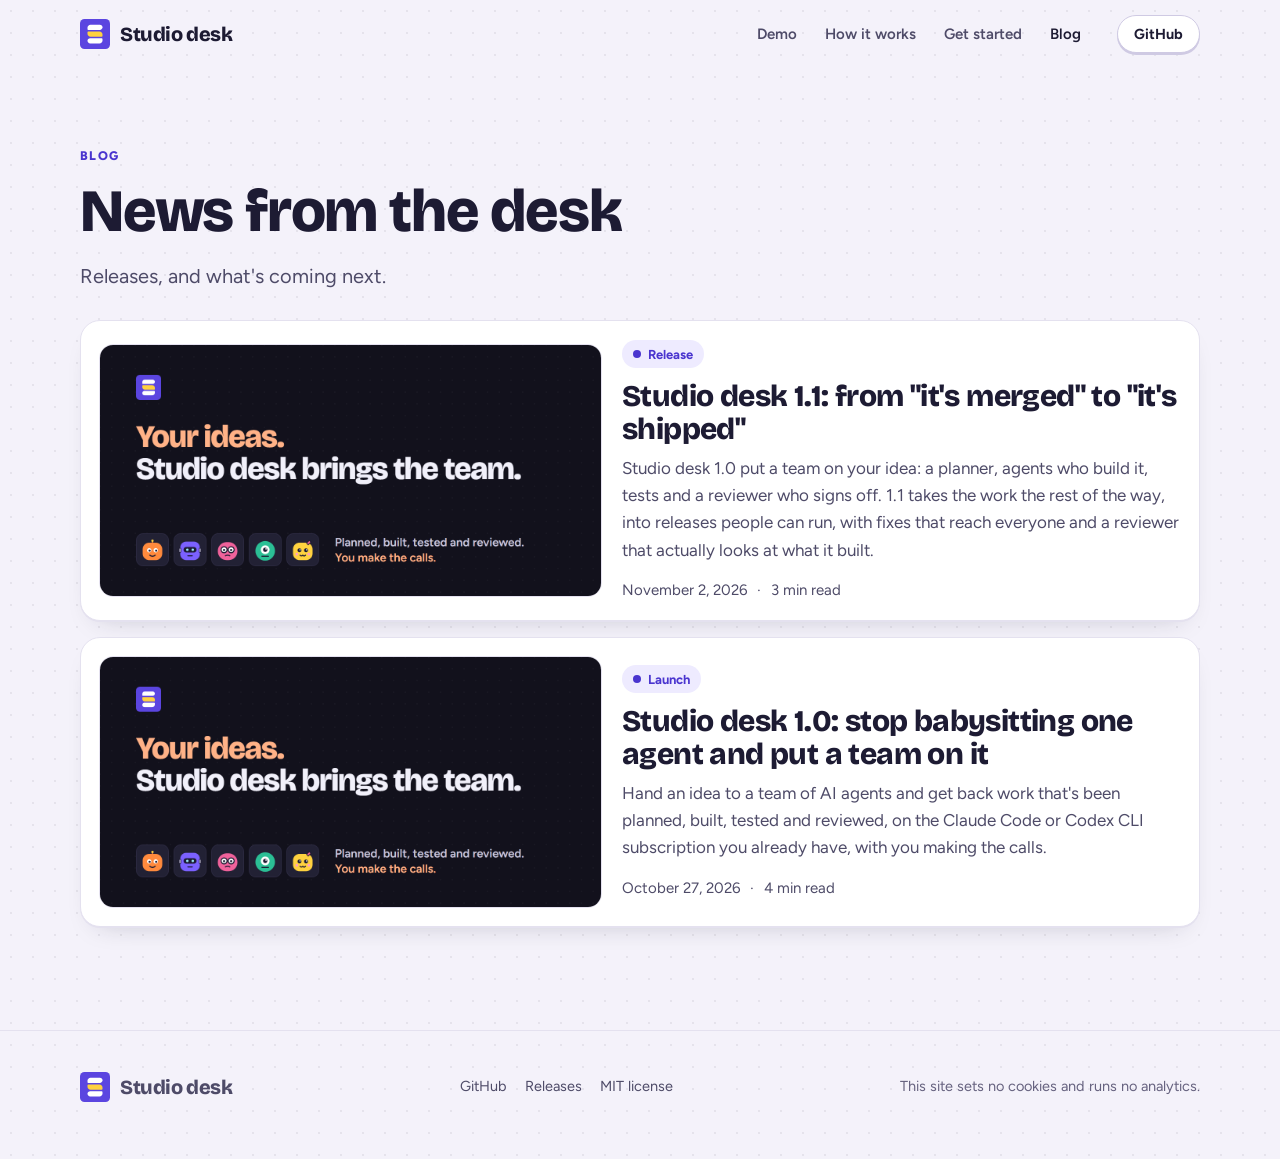
<file: blog/index.html>
<!doctype html>
<html lang="en">
  <head>
    <meta charset="utf-8" />
    <meta name="viewport" content="width=device-width, initial-scale=1" />
    <title>Blog · Studio desk</title>
    <meta name="description" content="News from Studio desk: releases, and what's coming next." />
    <meta name="theme-color" content="#12111c" media="(prefers-color-scheme: dark)" />
    <meta name="theme-color" content="#f4f2fa" media="(prefers-color-scheme: light)" />
    <link rel="canonical" href="https://studiodesk.github.io/blog/" />
    <link rel="icon" type="image/svg+xml" href="../assets/logo.svg" />
    <link rel="preload" href="../assets/fonts/bricolage-grotesque-latin-opsz-normal.woff2" as="font" type="font/woff2" crossorigin />
    <link rel="preload" href="../assets/fonts/figtree-latin-wght-normal.woff2" as="font" type="font/woff2" crossorigin />
    <link rel="stylesheet" href="../assets/site.css" />
    <meta property="og:type" content="website" />
    <meta property="og:site_name" content="Studio desk" />
    <meta property="og:title" content="The Studio desk blog" />
    <meta property="og:description" content="News from Studio desk: releases, and what's coming next." />
    <meta property="og:url" content="https://studiodesk.github.io/blog/" />
    <meta property="og:image" content="https://studiodesk.github.io/assets/social-preview.png" />
    <meta name="twitter:card" content="summary_large_image" />
    <script>
      document.documentElement.classList.add('js');
    </script>
    <script src="../assets/site.js" defer></script>
  </head>
  <body>
    <a class="skip" href="#main">Skip to the posts</a>

    <header class="nav">
      <div class="wrap nav__inner">
        <a class="brand" href="../"><img src="../assets/logo.svg" alt="" width="30" height="30" />Studio desk</a>
        <nav class="nav__links" aria-label="Site">
          <a class="nav__hide" href="../demo/">Demo</a>
          <a class="nav__hide" href="../#how">How it works</a>
          <a class="nav__hide" href="../#start">Get started</a>
          <a href="./" aria-current="page">Blog</a>
        </nav>
        <a class="btn btn--sm" href="https://github.com/studiodesk/studio-desk">GitHub</a>
      </div>
    </header>

    <main id="main" class="wrap">
      <header class="post-head">
        <span class="eyebrow enter" style="--i: 0">Blog</span>
        <h1 class="enter" style="--i: 1; margin-top: 12px">News from the desk</h1>
        <p class="lead enter" style="--i: 2">Releases, and what's coming next.</p>
      </header>
      <ul class="posts">
        <li class="enter" style="--i: 3">
          <a class="post-card card" href="studio-desk-1-1/">
            <img src="../assets/social-preview.png" width="1280" height="640" alt="" />
            <div>
              <span class="chip chip--brand"><span class="chip__dot"></span>Release</span>
              <h2 style="margin-top: 12px">Studio desk 1.1: from "it's merged" to "it's shipped"</h2>
              <p>
                Studio desk 1.0 put a team on your idea: a planner, agents who build it, tests and a reviewer who signs off. 1.1 takes the work the rest of the way, into releases people can run, with fixes that reach everyone and a reviewer that actually looks at what it built.
              </p>
              <p class="post-meta"><time datetime="2026-11-02">November 2, 2026</time><span aria-hidden="true">·</span><span>3 min read</span></p>
            </div>
          </a>
        </li>
        <li class="enter" style="--i: 4">
          <a class="post-card card" href="studio-desk-1-0/">
            <img src="../assets/social-preview.png" width="1280" height="640" alt="" />
            <div>
              <span class="chip chip--brand"><span class="chip__dot"></span>Launch</span>
              <h2 style="margin-top: 12px">Studio desk 1.0: stop babysitting one agent and put a team on it</h2>
              <p>
                Hand an idea to a team of AI agents and get back work that's been planned, built, tested and reviewed, on
                the Claude Code or Codex CLI subscription you already have, with you making the calls.
              </p>
              <p class="post-meta"><time datetime="2026-10-27">October 27, 2026</time><span aria-hidden="true">·</span><span>4 min read</span></p>
            </div>
          </a>
        </li>
      </ul>
      <div style="height: clamp(56px, 8vw, 104px)"></div>
    </main>

    <footer class="footer">
      <div class="wrap footer__inner">
        <a class="brand" href="../"><img src="../assets/logo.svg" alt="" width="30" height="30" />Studio desk</a>
        <nav aria-label="More">
          <a href="https://github.com/studiodesk/studio-desk">GitHub</a>
          <a href="https://github.com/studiodesk/studio-desk/releases">Releases</a>
          <a href="https://github.com/studiodesk/studio-desk/blob/main/LICENSE">MIT license</a>
        </nav>
        <p>This site sets no cookies and runs no analytics.</p>
      </div>
    </footer>
  </body>
</html>
</file>
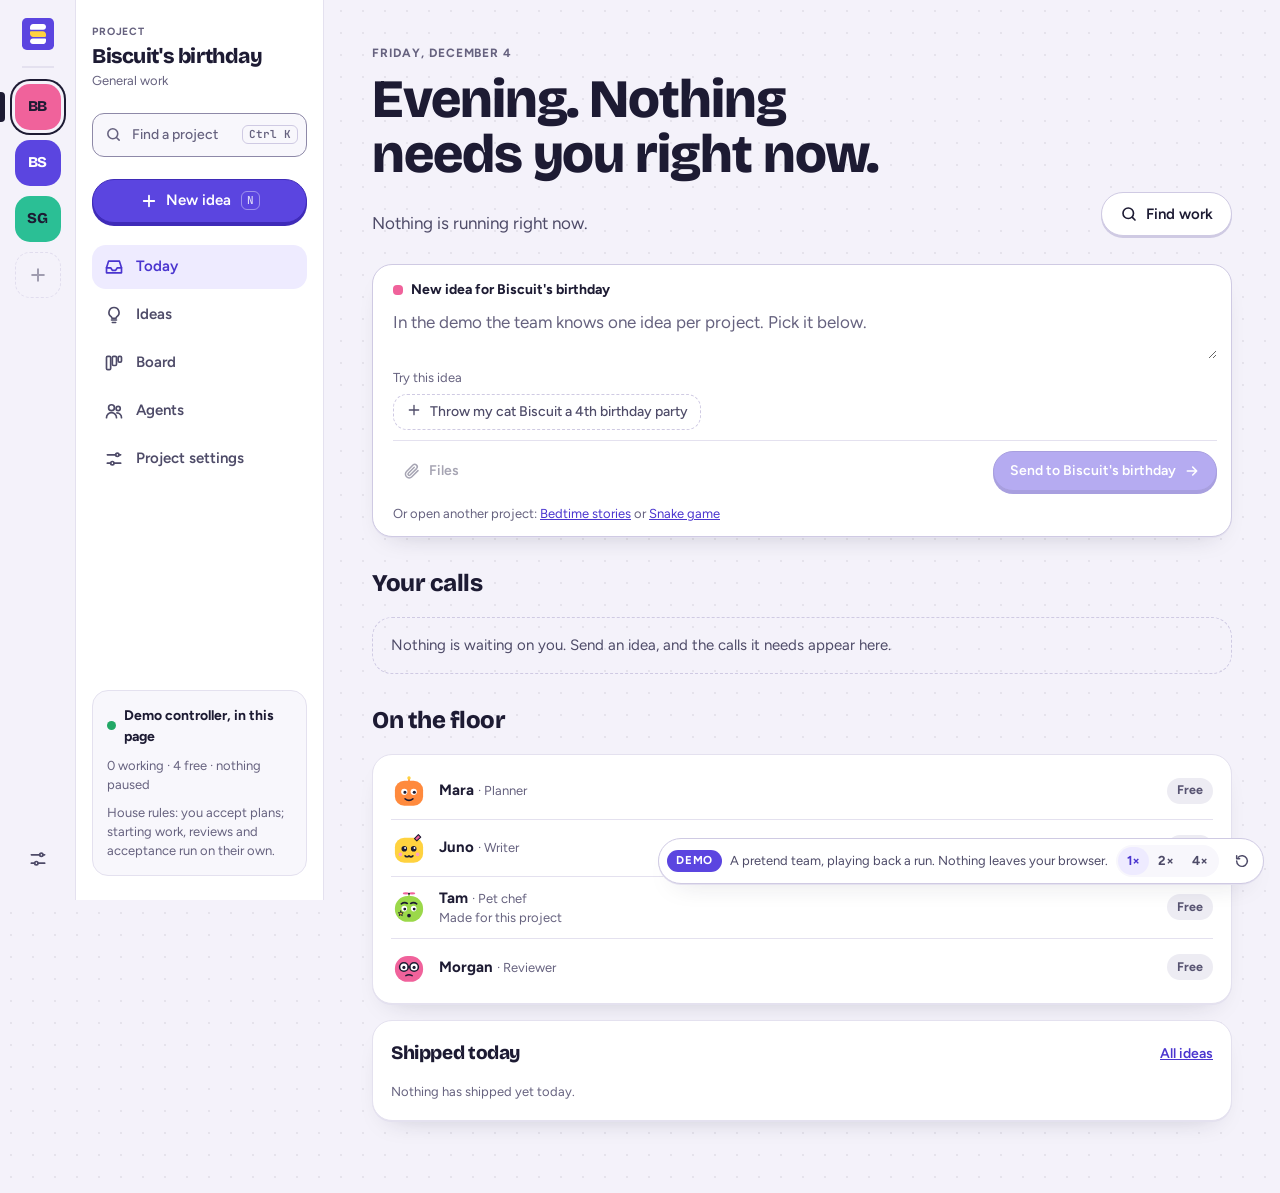
<file: demo/index.html>
<!doctype html>
<html lang="en">
  <head>
    <meta charset="utf-8" />
    <meta name="viewport" content="width=device-width, initial-scale=1, viewport-fit=cover" />
    <title>Studio desk demo</title>
    <meta
      name="description"
      content="Try Studio desk's dashboard in your browser: send an idea and watch a pretend team plan it, do it, review it and send one piece back."
    />
    <meta name="theme-color" content="#12111c" media="(prefers-color-scheme: dark)" />
    <meta name="theme-color" content="#f4f2fa" media="(prefers-color-scheme: light)" />
    <link rel="canonical" href="https://studiodesk.github.io/demo/" />
    <link rel="icon" type="image/svg+xml" href="../assets/app/logo.svg" />
    <link rel="preload" href="../assets/fonts/figtree-latin-wght-normal.woff2" as="font" type="font/woff2" crossorigin />
    <link rel="preload" href="../assets/fonts/bricolage-grotesque-latin-opsz-normal.woff2" as="font" type="font/woff2" crossorigin />
    <link rel="stylesheet" href="../assets/app/tokens.css" />
    <link rel="stylesheet" href="../assets/app/bundle.css" />
    <link rel="stylesheet" href="demo.css" />
    <meta property="og:type" content="website" />
    <meta property="og:site_name" content="Studio desk" />
    <meta property="og:title" content="Studio desk demo: send an idea to a pretend team" />
    <meta property="og:image" content="https://studiodesk.github.io/assets/social-preview.png" />
    <script type="module" src="demo.js"></script>
  </head>
  <body>
    <div id="demo"></div>
    <noscript><p class="demo-noscript">The demo needs JavaScript. <a href="../">Back to Studio desk</a></p></noscript>
  </body>
</html>
</file>
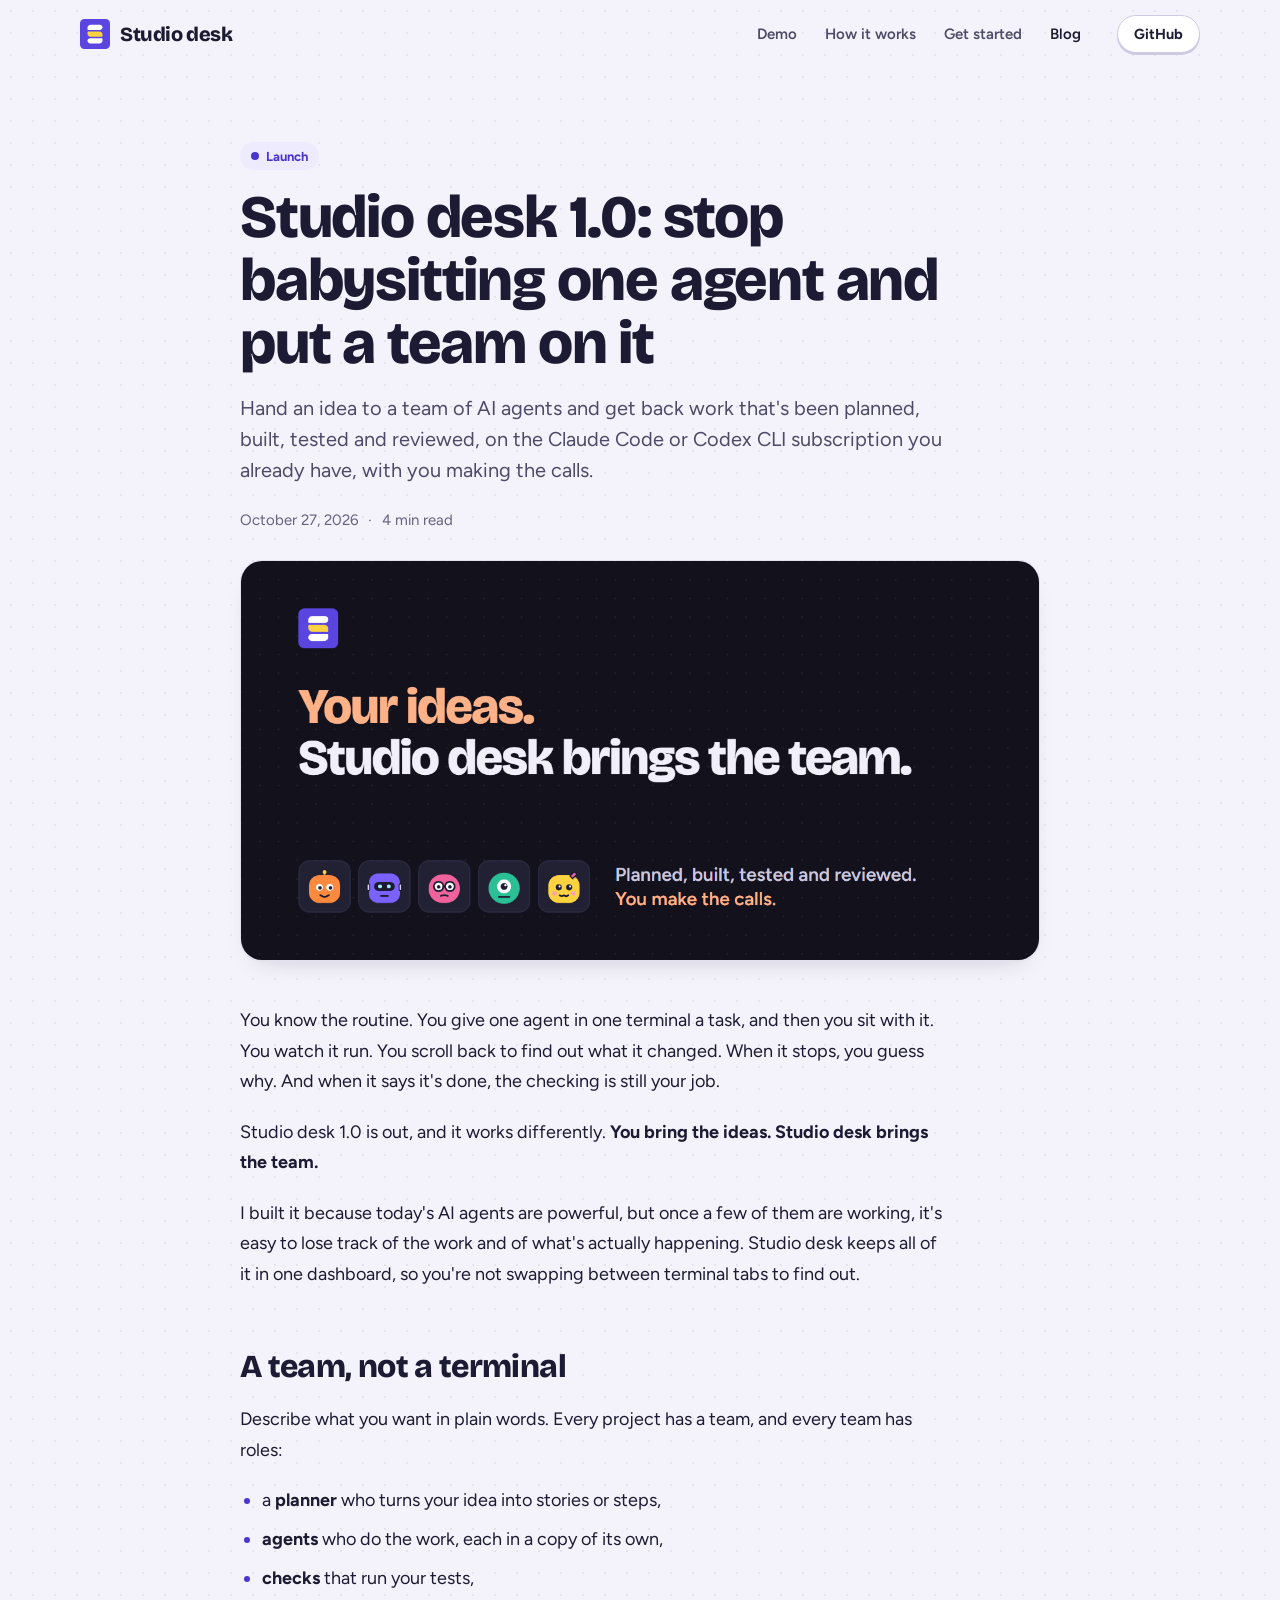
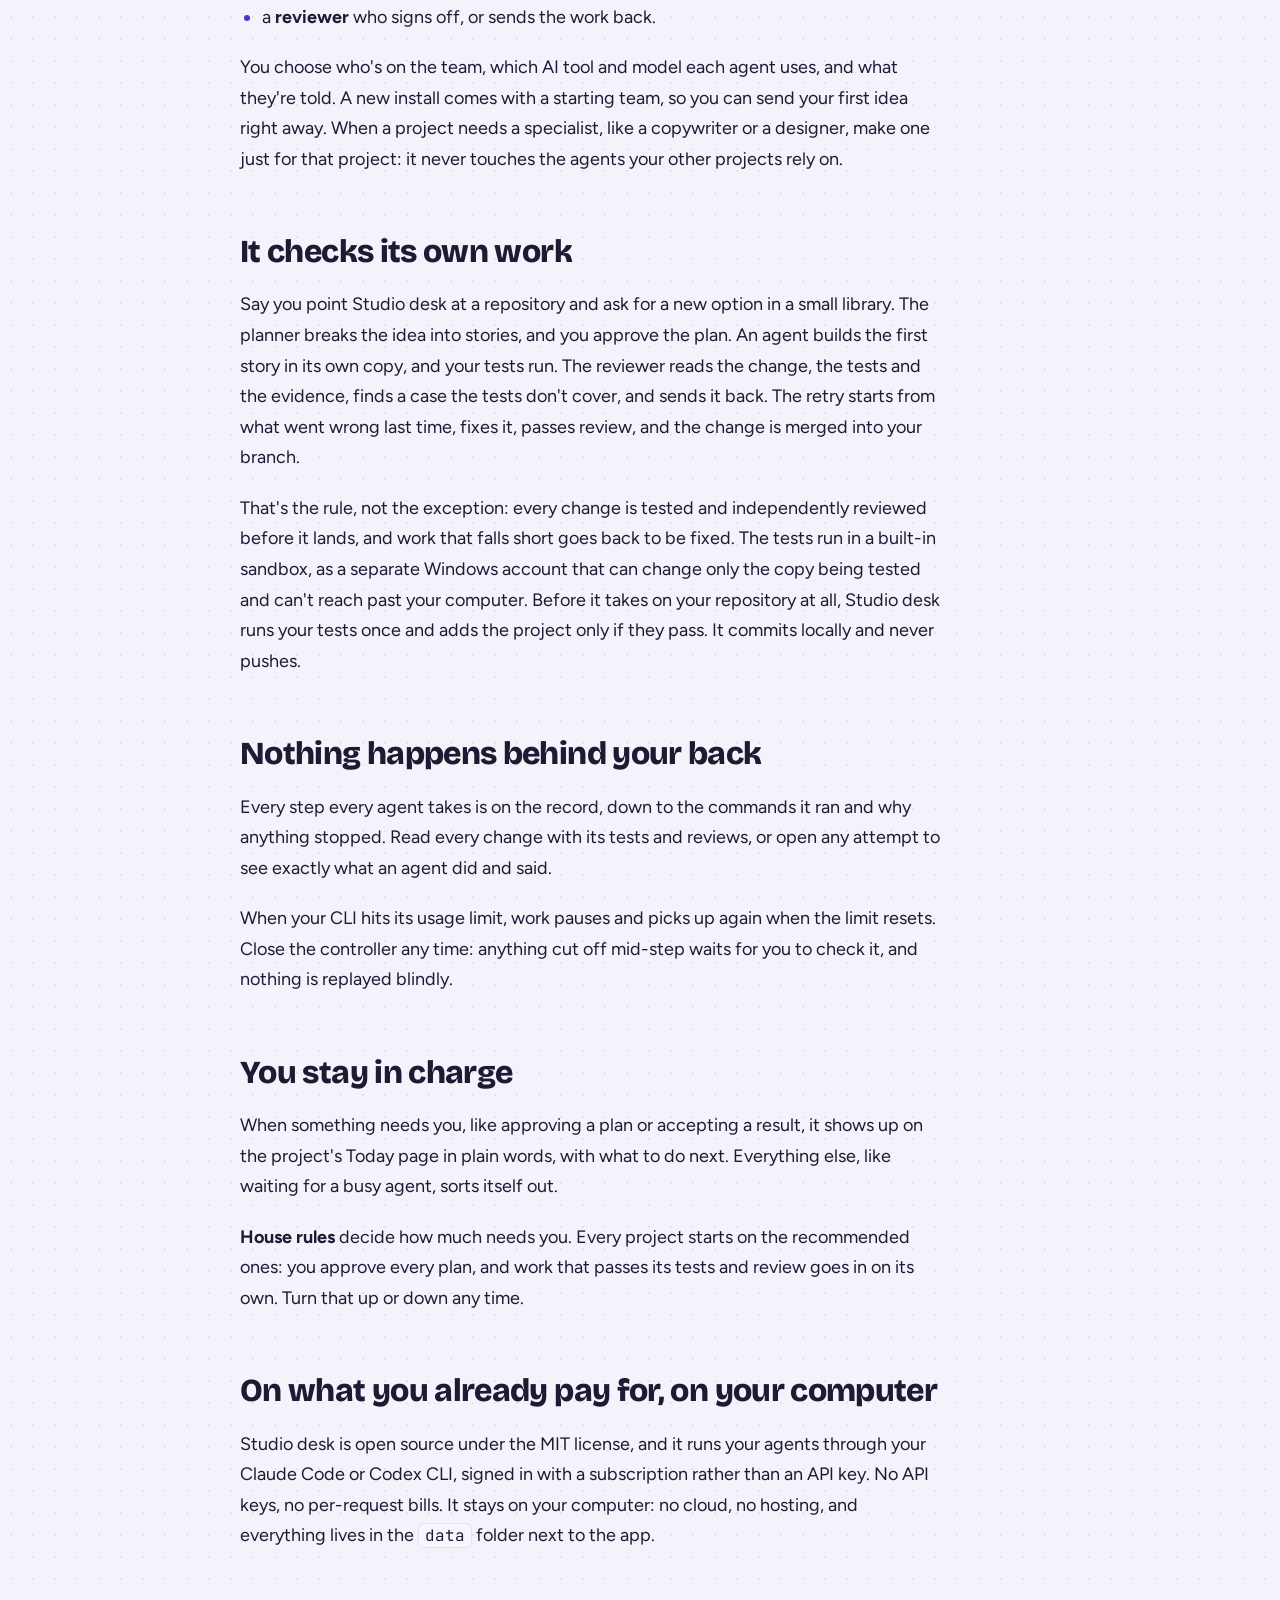
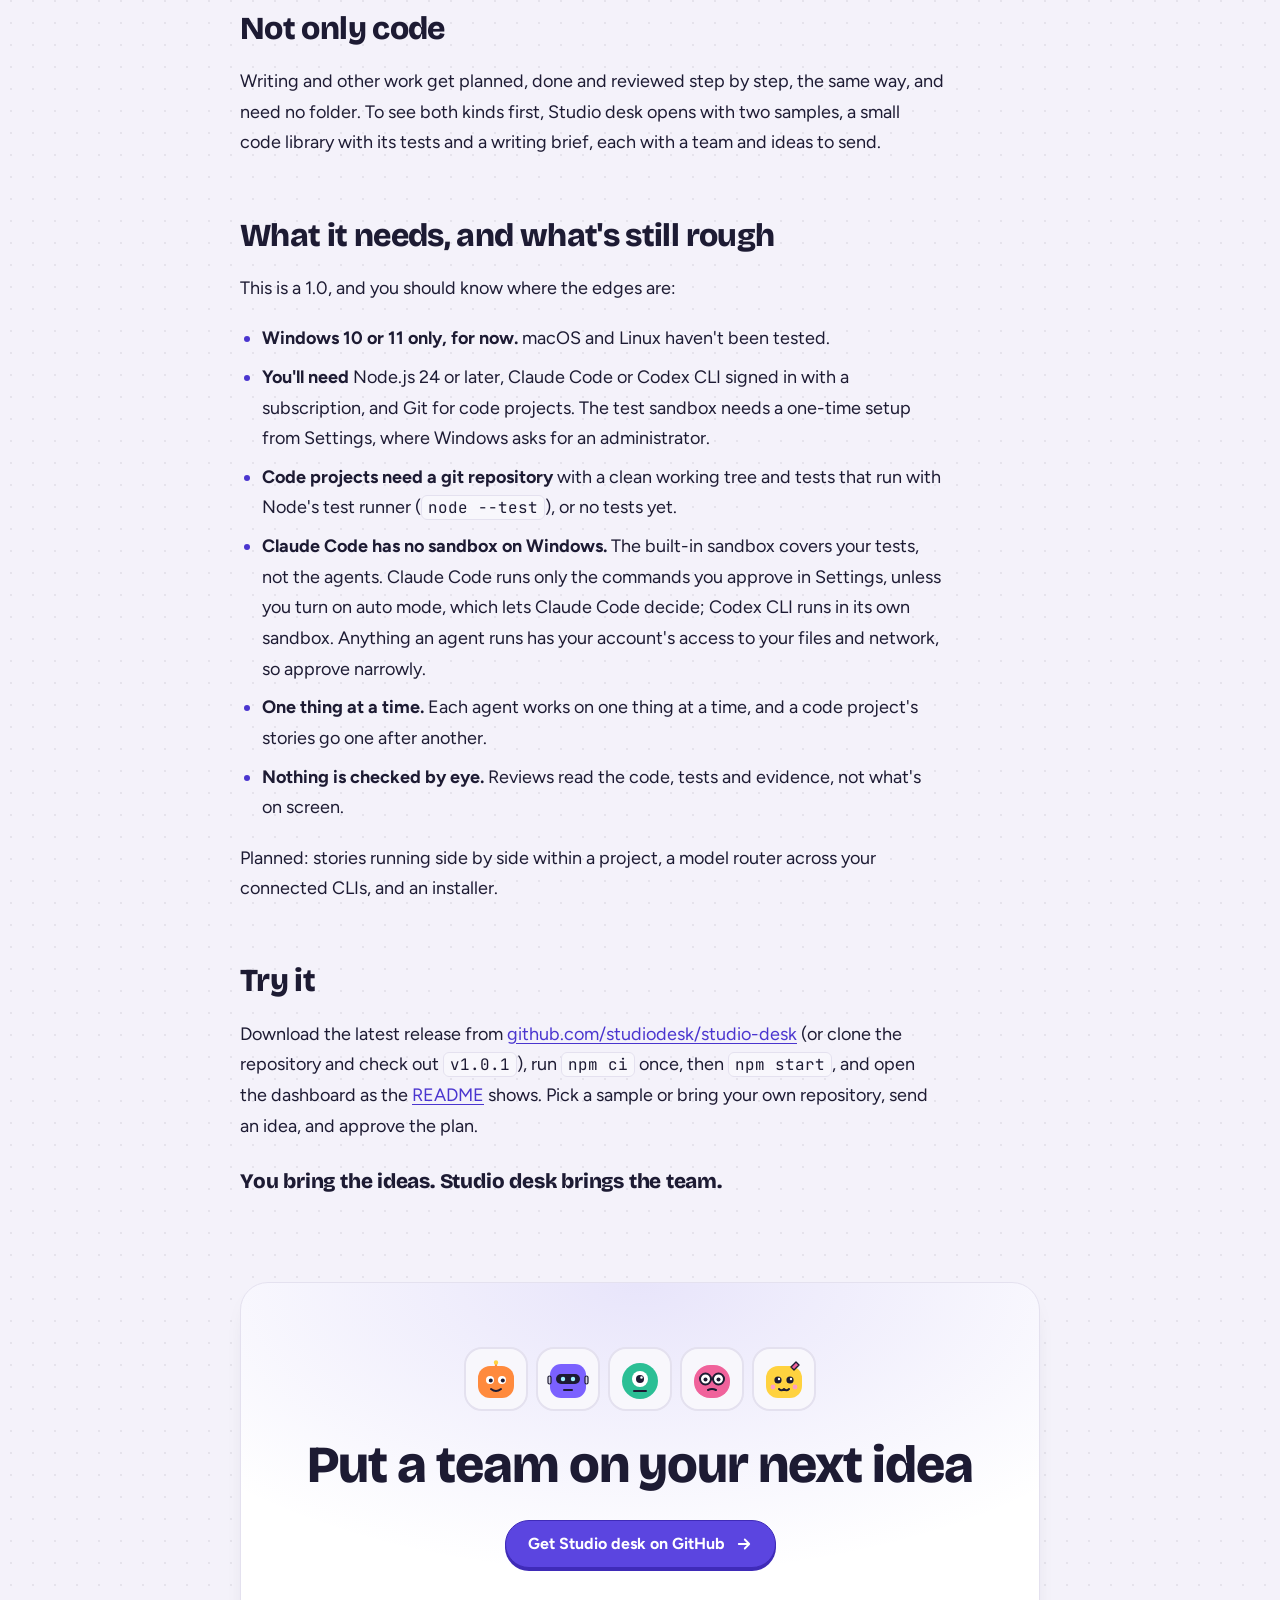
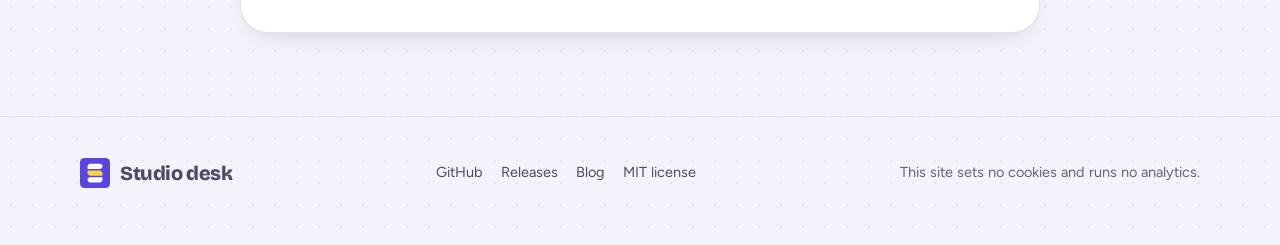
<file: blog/studio-desk-1-0/index.html>
<!doctype html>
<html lang="en">
  <head>
    <meta charset="utf-8" />
    <meta name="viewport" content="width=device-width, initial-scale=1" />
    <title>Studio desk 1.0: stop babysitting one agent and put a team on it</title>
    <meta
      name="description"
      content="Hand an idea to a team of AI agents and get back work that's been planned, built, tested and reviewed, on the Claude Code or Codex CLI subscription you already have, with you making the calls."
    />
    <meta name="theme-color" content="#12111c" media="(prefers-color-scheme: dark)" />
    <meta name="theme-color" content="#f4f2fa" media="(prefers-color-scheme: light)" />
    <link rel="canonical" href="https://studiodesk.github.io/blog/studio-desk-1-0/" />
    <link rel="icon" type="image/svg+xml" href="../../assets/logo.svg" />
    <link rel="preload" href="../../assets/fonts/bricolage-grotesque-latin-opsz-normal.woff2" as="font" type="font/woff2" crossorigin />
    <link rel="preload" href="../../assets/fonts/figtree-latin-wght-normal.woff2" as="font" type="font/woff2" crossorigin />
    <link rel="stylesheet" href="../../assets/site.css" />
    <meta property="og:type" content="article" />
    <meta property="og:site_name" content="Studio desk" />
    <meta property="og:title" content="Studio desk 1.0: stop babysitting one agent and put a team on it" />
    <meta
      property="og:description"
      content="Hand an idea to a team of AI agents and get back work that's been planned, built, tested and reviewed, with you making the calls."
    />
    <meta property="og:url" content="https://studiodesk.github.io/blog/studio-desk-1-0/" />
    <meta property="og:image" content="https://studiodesk.github.io/assets/social-preview.png" />
    <meta property="og:image:width" content="1280" />
    <meta property="og:image:height" content="640" />
    <meta property="og:image:alt" content="Your ideas. Studio desk brings the team." />
    <meta property="article:published_time" content="2026-10-27" />
    <meta name="twitter:card" content="summary_large_image" />
    <script>
      document.documentElement.classList.add('js');
    </script>
    <script src="../../assets/site.js" defer></script>
  </head>
  <body>
    <a class="skip" href="#main">Skip to the post</a>

    <header class="nav">
      <div class="wrap nav__inner">
        <a class="brand" href="../../"><img src="../../assets/logo.svg" alt="" width="30" height="30" />Studio desk</a>
        <nav class="nav__links" aria-label="Site">
          <a class="nav__hide" href="../../demo/">Demo</a>
          <a class="nav__hide" href="../../#how">How it works</a>
          <a class="nav__hide" href="../../#start">Get started</a>
          <a href="../" aria-current="page">Blog</a>
        </nav>
        <a class="btn btn--sm" href="https://github.com/studiodesk/studio-desk">GitHub</a>
      </div>
    </header>

    <main id="main" class="wrap post">
      <header class="post-head">
        <span class="chip chip--brand enter" style="--i: 0"><span class="chip__dot"></span>Launch</span>
        <h1 class="enter" style="--i: 1; margin-top: 16px">Studio desk 1.0: stop babysitting one agent and put a team on it</h1>
        <p class="lead enter" style="--i: 2">
          Hand an idea to a team of AI agents and get back work that's been planned, built, tested and reviewed, on the
          Claude Code or Codex CLI subscription you already have, with you making the calls.
        </p>
        <p class="post-meta enter" style="--i: 3"><time datetime="2026-10-27">October 27, 2026</time><span aria-hidden="true">·</span><span>4 min read</span></p>
      </header>

      <figure class="post-art enter" style="--i: 4">
        <img src="../../assets/social-preview.png" width="1280" height="640" alt="Your ideas. Studio desk brings the team. Five agent faces beside the words: planned, built, tested and reviewed. You make the calls." />
      </figure>

      <article class="prose">
        <p>
          You know the routine. You give one agent in one terminal a task, and then you sit with it. You watch it run.
          You scroll back to find out what it changed. When it stops, you guess why. And when it says it's done, the
          checking is still your job.
        </p>
        <p>Studio desk 1.0 is out, and it works differently. <strong>You bring the ideas. Studio desk brings the team.</strong></p>
        <p>
          I built it because today's AI agents are powerful, but once a few of them are working, it's easy to lose track
          of the work and of what's actually happening. Studio desk keeps all of it in one dashboard, so you're not
          swapping between terminal tabs to find out.
        </p>

        <h2>A team, not a terminal</h2>
        <p>Describe what you want in plain words. Every project has a team, and every team has roles:</p>
        <ul>
          <li>a <strong>planner</strong> who turns your idea into stories or steps,</li>
          <li><strong>agents</strong> who do the work, each in a copy of its own,</li>
          <li><strong>checks</strong> that run your tests,</li>
          <li>a <strong>reviewer</strong> who signs off, or sends the work back.</li>
        </ul>
        <p>
          You choose who's on the team, which AI tool and model each agent uses, and what they're told. A new install
          comes with a starting team, so you can send your first idea right away. When a project needs a specialist, like
          a copywriter or a designer, make one just for that project: it never touches the agents your other projects rely
          on.
        </p>

        <h2>It checks its own work</h2>
        <p>
          Say you point Studio desk at a repository and ask for a new option in a small library. The planner breaks the
          idea into stories, and you approve the plan. An agent builds the first story in its own copy, and your tests
          run. The reviewer reads the change, the tests and the evidence, finds a case the tests don't cover, and sends it
          back. The retry starts from what went wrong last time, fixes it, passes review, and the change is merged into
          your branch.
        </p>
        <p>
          That's the rule, not the exception: every change is tested and independently reviewed before it lands, and work
          that falls short goes back to be fixed. The tests run in a built-in sandbox, as a separate Windows account that
          can change only the copy being tested and can't reach past your computer. Before it takes on your repository at
          all, Studio desk runs your tests once and adds the project only if they pass. It commits locally and never
          pushes.
        </p>

        <h2>Nothing happens behind your back</h2>
        <p>
          Every step every agent takes is on the record, down to the commands it ran and why anything stopped. Read every
          change with its tests and reviews, or open any attempt to see exactly what an agent did and said.
        </p>
        <p>
          When your CLI hits its usage limit, work pauses and picks up again when the limit resets. Close the controller
          any time: anything cut off mid-step waits for you to check it, and nothing is replayed blindly.
        </p>

        <h2>You stay in charge</h2>
        <p>
          When something needs you, like approving a plan or accepting a result, it shows up on the project's Today page
          in plain words, with what to do next. Everything else, like waiting for a busy agent, sorts itself out.
        </p>
        <p>
          <strong>House rules</strong> decide how much needs you. Every project starts on the recommended ones: you approve
          every plan, and work that passes its tests and review goes in on its own. Turn that up or down any time.
        </p>

        <h2>On what you already pay for, on your computer</h2>
        <p>
          Studio desk is open source under the MIT license, and it runs your agents through your Claude Code or Codex CLI,
          signed in with a subscription rather than an API key. No API keys, no per-request bills. It stays on your
          computer: no cloud, no hosting, and everything lives in the <code>data</code> folder next to the app.
        </p>

        <h2>Not only code</h2>
        <p>
          Writing and other work get planned, done and reviewed step by step, the same way, and need no folder. To see
          both kinds first, Studio desk opens with two samples, a small code library with its tests and a writing brief,
          each with a team and ideas to send.
        </p>

        <h2>What it needs, and what's still rough</h2>
        <p>This is a 1.0, and you should know where the edges are:</p>
        <ul>
          <li><strong>Windows 10 or 11 only, for now.</strong> macOS and Linux haven't been tested.</li>
          <li>
            <strong>You'll need</strong> Node.js 24 or later, Claude Code or Codex CLI signed in with a subscription, and
            Git for code projects. The test sandbox needs a one-time setup from Settings, where Windows asks for an
            administrator.
          </li>
          <li>
            <strong>Code projects need a git repository</strong> with a clean working tree and tests that run with Node's
            test runner (<code>node --test</code>), or no tests yet.
          </li>
          <li>
            <strong>Claude Code has no sandbox on Windows.</strong> The built-in sandbox covers your tests, not the agents.
            Claude Code runs only the commands you approve in Settings, unless you turn on auto mode, which lets Claude
            Code decide; Codex CLI runs in its own sandbox. Anything an agent runs has your account's access to your files
            and network, so approve narrowly.
          </li>
          <li>
            <strong>One thing at a time.</strong> Each agent works on one thing at a time, and a code project's stories go
            one after another.
          </li>
          <li><strong>Nothing is checked by eye.</strong> Reviews read the code, tests and evidence, not what's on screen.</li>
        </ul>
        <p>Planned: stories running side by side within a project, a model router across your connected CLIs, and an installer.</p>

        <h2>Try it</h2>
        <p>
          Download the latest release from
          <a href="https://github.com/studiodesk/studio-desk">github.com/studiodesk/studio-desk</a> (or clone the
          repository and check out <code>v1.0.1</code>), run <code>npm ci</code> once, then <code>npm start</code>, and
          open the dashboard as the <a href="https://github.com/studiodesk/studio-desk#readme">README</a> shows. Pick a
          sample or bring your own repository, send an idea, and approve the plan.
        </p>
        <p class="tagline">You bring the ideas. Studio desk brings the team.</p>
      </article>

      <section class="section">
        <div class="cta card reveal">
          <div class="faces faces--big">
            <span class="face-tile"><span class="face" data-face="planner" data-size="46"><svg class="sd-avatar face-open" data-state="idle" width="46" height="46" viewBox="-2 -4 44 46" aria-hidden="true" style="--delay:-2.434s;--tempo:1.06"><g class="sd-avatar__whole"><path d="M14 6h12a12 12 0 0 1 12 12v8a12 12 0 0 1 -12 12h-12a12 12 0 0 1 -12 -12v-8a12 12 0 0 1 12 -12z" fill="#FF8A3D" stroke="none" stroke-width="0" stroke-linecap="round" stroke-linejoin="round"/><g transform="translate(0 0)"><g class="sd-avatar__top"><path d="M20 7V2" fill="none" stroke="#FF8A3D" stroke-width="2.2" stroke-linecap="round" stroke-linejoin="round"/><path d="M17.8 2.5a2.2 2.2 0 1 0 4.4 0a2.2 2.2 0 1 0 -4.4 0z" fill="#FFD23F" stroke="none" stroke-width="0" stroke-linecap="round" stroke-linejoin="round"/></g></g><g class="sd-avatar__eyes"><path d="M10 20a4 4 0 1 0 8 0a4 4 0 1 0 -8 0z" fill="#FFFFFF" stroke="none" stroke-width="0" stroke-linecap="round" stroke-linejoin="round"/><path d="M22 20a4 4 0 1 0 8 0a4 4 0 1 0 -8 0z" fill="#FFFFFF" stroke="none" stroke-width="0" stroke-linecap="round" stroke-linejoin="round"/><g class="sd-avatar__pupils"><path d="M12.8 20.6a2 2 0 1 0 4 0a2 2 0 1 0 -4 0z" fill="#1D1B33" stroke="none" stroke-width="0" stroke-linecap="round" stroke-linejoin="round"/><path d="M24.8 20.6a2 2 0 1 0 4 0a2 2 0 1 0 -4 0z" fill="#1D1B33" stroke="none" stroke-width="0" stroke-linecap="round" stroke-linejoin="round"/></g></g><g class="sd-avatar__mouth"><path d="M15 29q5 4 10 0" fill="none" stroke="#1D1B33" stroke-width="2" stroke-linecap="round" stroke-linejoin="round"/></g></g></svg></span></span>
            <span class="face-tile"><span class="face" data-face="agent" data-size="46"><svg class="sd-avatar face-open" data-state="idle" width="46" height="46" viewBox="-2 -4 44 46" aria-hidden="true" style="--delay:-1.258s;--tempo:1.1"><g class="sd-avatar__whole"><path d="M13 4h14a11 11 0 0 1 11 11v12a11 11 0 0 1 -11 11h-14a11 11 0 0 1 -11 -11v-12a11 11 0 0 1 11 -11z" fill="#7B61FF" stroke="none" stroke-width="0" stroke-linecap="round" stroke-linejoin="round"/><g transform="translate(0 0)"><g class="sd-avatar__top"><path d="M1.5 16h0a1.5 1.5 0 0 1 1.5 1.5v5a1.5 1.5 0 0 1 -1.5 1.5h-0a1.5 1.5 0 0 1 -1.5 -1.5v-5a1.5 1.5 0 0 1 1.5 -1.5z" fill="#D9D6E8" stroke="#1D1B33" stroke-width="1.2" stroke-linecap="round" stroke-linejoin="round"/><path d="M38.5 16h0a1.5 1.5 0 0 1 1.5 1.5v5a1.5 1.5 0 0 1 -1.5 1.5h-0a1.5 1.5 0 0 1 -1.5 -1.5v-5a1.5 1.5 0 0 1 1.5 -1.5z" fill="#D9D6E8" stroke="#1D1B33" stroke-width="1.2" stroke-linecap="round" stroke-linejoin="round"/></g></g><g class="sd-avatar__eyes"><path d="M13 14h14a5 5 0 0 1 5 5v0a5 5 0 0 1 -5 5h-14a5 5 0 0 1 -5 -5v-0a5 5 0 0 1 5 -5z" fill="#1D1B33" stroke="none" stroke-width="0" stroke-linecap="round" stroke-linejoin="round"/><g class="sd-avatar__pupils"><path d="M12.8 19a2.2 2.2 0 1 0 4.4 0a2.2 2.2 0 1 0 -4.4 0z" fill="#9EF0FF" stroke="none" stroke-width="0" stroke-linecap="round" stroke-linejoin="round"/><path d="M22.8 19a2.2 2.2 0 1 0 4.4 0a2.2 2.2 0 1 0 -4.4 0z" fill="#9EF0FF" stroke="none" stroke-width="0" stroke-linecap="round" stroke-linejoin="round"/></g></g><g class="sd-avatar__mouth"><path d="M16 30h8" fill="none" stroke="#1D1B33" stroke-width="2" stroke-linecap="round" stroke-linejoin="round"/></g></g></svg></span></span>
            <span class="face-tile"><span class="face" data-face="checks" data-size="46"><svg class="sd-avatar face-open" data-state="idle" width="46" height="46" viewBox="-2 -4 44 46" aria-hidden="true" style="--delay:-0.86s;--tempo:0.95"><g class="sd-avatar__whole"><path d="M2 21a18 18 0 1 0 36 0a18 18 0 1 0 -36 0z" fill="#2BBF95" stroke="none" stroke-width="0" stroke-linecap="round" stroke-linejoin="round"/><g transform="translate(0 -3)"><g class="sd-avatar__top"></g></g><g class="sd-avatar__eyes"><path d="M12 19a8 8 0 1 0 16 0a8 8 0 1 0 -16 0z" fill="#FFFFFF" stroke="none" stroke-width="0" stroke-linecap="round" stroke-linejoin="round"/><g class="sd-avatar__pupils"><path d="M16 19a4 4 0 1 0 8 0a4 4 0 1 0 -8 0z" fill="#1D1B33" stroke="none" stroke-width="0" stroke-linecap="round" stroke-linejoin="round"/><path d="M20.2 17.5a1.3 1.3 0 1 0 2.6 0a1.3 1.3 0 1 0 -2.6 0z" fill="#FFFFFF" stroke="none" stroke-width="0" stroke-linecap="round" stroke-linejoin="round"/></g></g><g class="sd-avatar__mouth"><path d="M14 31h12" fill="none" stroke="#1D1B33" stroke-width="2" stroke-linecap="round" stroke-linejoin="round"/></g></g></svg></span></span>
            <span class="face-tile"><span class="face" data-face="reviewer" data-size="46"><svg class="sd-avatar face-open" data-state="idle" width="46" height="46" viewBox="-2 -4 44 46" aria-hidden="true" style="--delay:-1.608s;--tempo:1.09"><g class="sd-avatar__whole"><path d="M18 5h4a16 16 0 0 1 16 16v1a16 16 0 0 1 -16 16h-4a16 16 0 0 1 -16 -16v-1a16 16 0 0 1 16 -16z" fill="#F0629B" stroke="none" stroke-width="0" stroke-linecap="round" stroke-linejoin="round"/><g transform="translate(0 -1)"><g class="sd-avatar__top"></g></g><g class="sd-avatar__eyes"><path d="M8 19a5.5 5.5 0 1 0 11 0a5.5 5.5 0 1 0 -11 0z" fill="#FFFFFF" stroke="#1D1B33" stroke-width="2" stroke-linecap="round" stroke-linejoin="round"/><path d="M21 19a5.5 5.5 0 1 0 11 0a5.5 5.5 0 1 0 -11 0z" fill="#FFFFFF" stroke="#1D1B33" stroke-width="2" stroke-linecap="round" stroke-linejoin="round"/><path d="M19 19h2" fill="none" stroke="#1D1B33" stroke-width="2" stroke-linecap="round" stroke-linejoin="round"/><g class="sd-avatar__pupils"><path d="M11.5 19.5a2 2 0 1 0 4 0a2 2 0 1 0 -4 0z" fill="#1D1B33" stroke="none" stroke-width="0" stroke-linecap="round" stroke-linejoin="round"/><path d="M24.5 19.5a2 2 0 1 0 4 0a2 2 0 1 0 -4 0z" fill="#1D1B33" stroke="none" stroke-width="0" stroke-linecap="round" stroke-linejoin="round"/></g></g><g class="sd-avatar__mouth"><path d="M16 30q4-2 8 0" fill="none" stroke="#1D1B33" stroke-width="2" stroke-linecap="round" stroke-linejoin="round"/></g></g></svg></span></span>
            <span class="face-tile"><span class="face" data-face="writer" data-size="46"><svg class="sd-avatar face-open" data-state="idle" width="46" height="46" viewBox="-2 -4 44 46" aria-hidden="true" style="--delay:-2.337s;--tempo:1.02"><g class="sd-avatar__whole"><path d="M14 6h12a12 12 0 0 1 12 12v8a12 12 0 0 1 -12 12h-12a12 12 0 0 1 -12 -12v-8a12 12 0 0 1 12 -12z" fill="#FFD23F" stroke="none" stroke-width="0" stroke-linecap="round" stroke-linejoin="round"/><g transform="translate(0 0)"><g class="sd-avatar__top"><path d="M27 7l5-5 3 3-5 5z" fill="#F0629B" stroke="#1D1B33" stroke-width="1.4" stroke-linecap="round" stroke-linejoin="round"/></g></g><g class="sd-avatar__eyes"><path d="M10.4 20a3.6 3.6 0 1 0 7.2 0a3.6 3.6 0 1 0 -7.2 0z" fill="#1D1B33" stroke="none" stroke-width="0" stroke-linecap="round" stroke-linejoin="round"/><path d="M22.4 20a3.6 3.6 0 1 0 7.2 0a3.6 3.6 0 1 0 -7.2 0z" fill="#1D1B33" stroke="none" stroke-width="0" stroke-linecap="round" stroke-linejoin="round"/><g class="sd-avatar__pupils"><path d="M13.8 19a1.2 1.2 0 1 0 2.4 0a1.2 1.2 0 1 0 -2.4 0z" fill="#FFFFFF" stroke="none" stroke-width="0" stroke-linecap="round" stroke-linejoin="round"/><path d="M25.8 19a1.2 1.2 0 1 0 2.4 0a1.2 1.2 0 1 0 -2.4 0z" fill="#FFFFFF" stroke="none" stroke-width="0" stroke-linecap="round" stroke-linejoin="round"/></g></g><g class="sd-avatar__mouth"><path d="M15 29q2.5 2.5 5 0q2.5 2.5 5 0" fill="none" stroke="#1D1B33" stroke-width="2" stroke-linecap="round" stroke-linejoin="round"/></g><path d="M6.6 27a2.4 2.4 0 1 0 4.8 0a2.4 2.4 0 1 0 -4.8 0z" fill="#FF9EC4" stroke="none" stroke-width="0" stroke-linecap="round" stroke-linejoin="round"/><path d="M28.6 27a2.4 2.4 0 1 0 4.8 0a2.4 2.4 0 1 0 -4.8 0z" fill="#FF9EC4" stroke="none" stroke-width="0" stroke-linecap="round" stroke-linejoin="round"/></g></svg></span></span>
          </div>
          <h2>Put a team on your next idea</h2>
          <a class="btn btn--primary" href="https://github.com/studiodesk/studio-desk">
            Get Studio desk on GitHub
            <svg width="18" height="18" viewBox="0 0 24 24" fill="none" stroke="currentColor" stroke-width="2.4" stroke-linecap="round" stroke-linejoin="round" aria-hidden="true"><path d="M5 12h14M13 6l6 6-6 6" /></svg>
          </a>
        </div>
      </section>
    </main>

    <footer class="footer">
      <div class="wrap footer__inner">
        <a class="brand" href="../../"><img src="../../assets/logo.svg" alt="" width="30" height="30" />Studio desk</a>
        <nav aria-label="More">
          <a href="https://github.com/studiodesk/studio-desk">GitHub</a>
          <a href="https://github.com/studiodesk/studio-desk/releases">Releases</a>
          <a href="../">Blog</a>
          <a href="https://github.com/studiodesk/studio-desk/blob/main/LICENSE">MIT license</a>
        </nav>
        <p>This site sets no cookies and runs no analytics.</p>
      </div>
    </footer>
  </body>
</html>
</file>
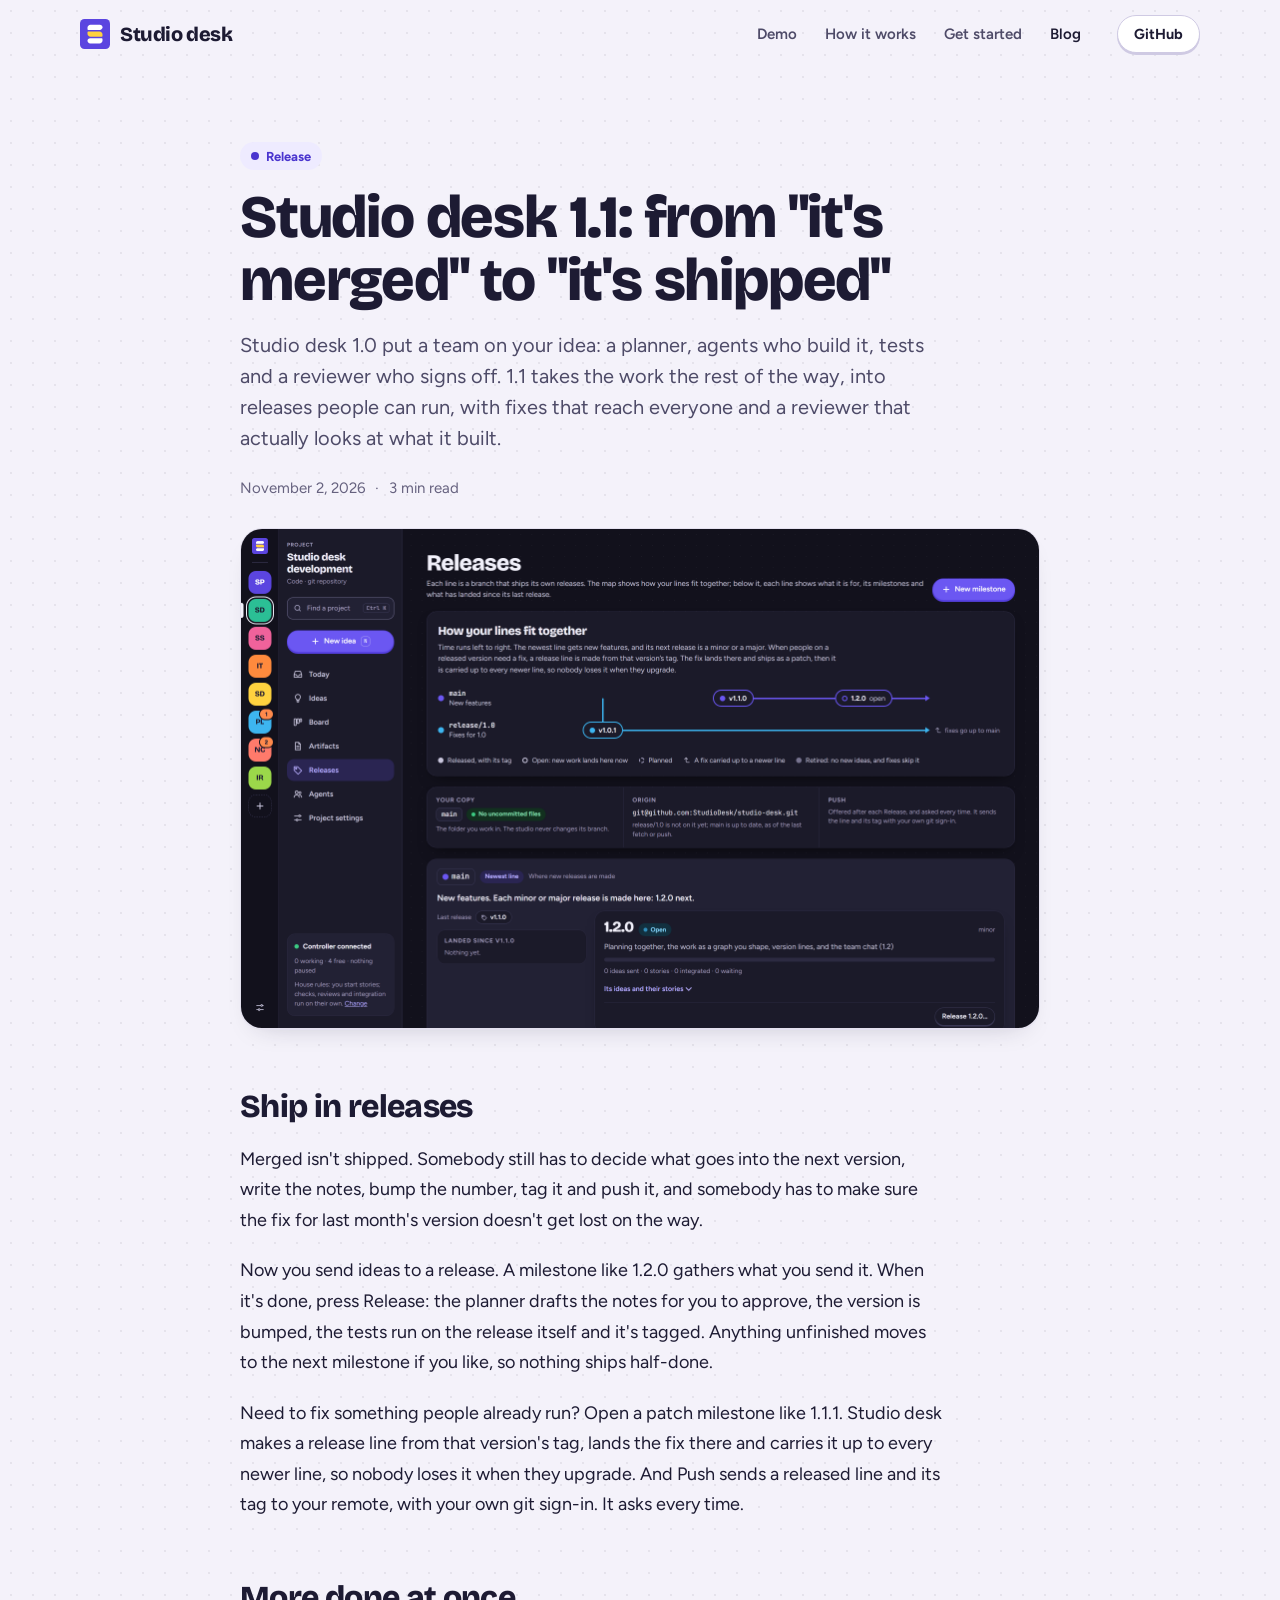
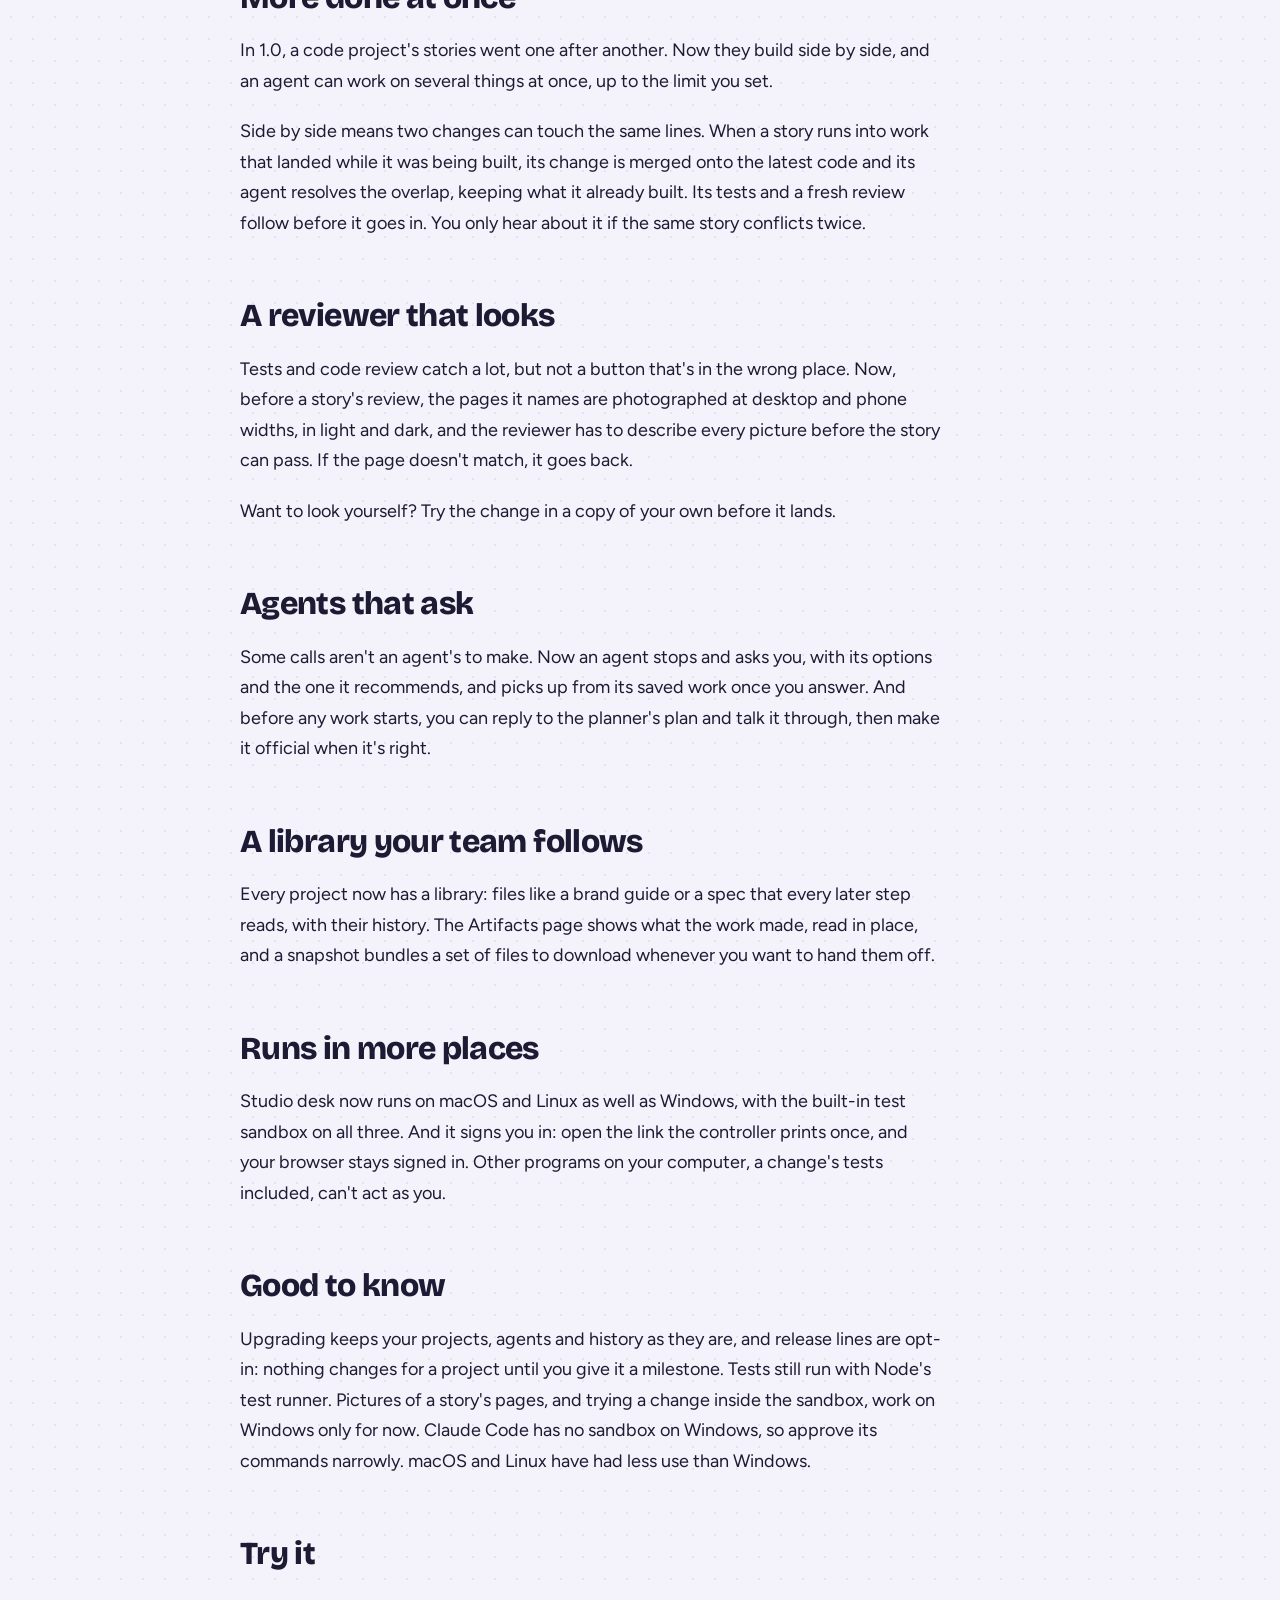
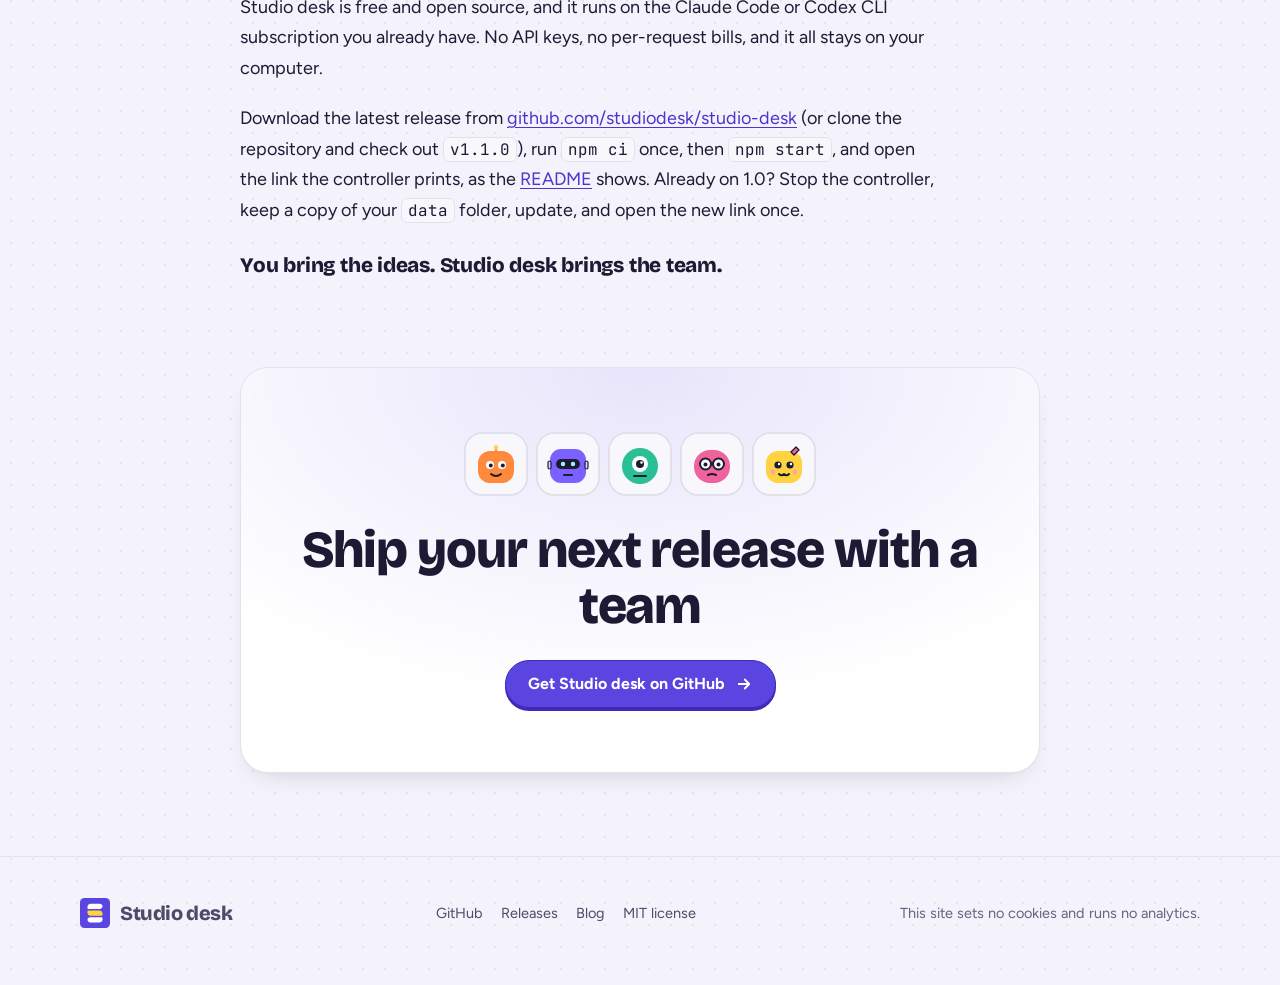
<file: blog/studio-desk-1-1/index.html>
<!doctype html>
<html lang="en">
  <head>
    <meta charset="utf-8" />
    <meta name="viewport" content="width=device-width, initial-scale=1" />
    <title>Studio desk 1.1: from "it's merged" to "it's shipped"</title>
    <meta
      name="description"
      content="Studio desk 1.0 put a team on your idea: a planner, agents who build it, tests and a reviewer who signs off. 1.1 takes the work the rest of the way, into releases people can run, with fixes that reach everyone and a reviewer that actually looks at what it built."
    />
    <meta name="theme-color" content="#12111c" media="(prefers-color-scheme: dark)" />
    <meta name="theme-color" content="#f4f2fa" media="(prefers-color-scheme: light)" />
    <link rel="canonical" href="https://studiodesk.github.io/blog/studio-desk-1-1/" />
    <link rel="icon" type="image/svg+xml" href="../../assets/logo.svg" />
    <link rel="preload" href="../../assets/fonts/bricolage-grotesque-latin-opsz-normal.woff2" as="font" type="font/woff2" crossorigin />
    <link rel="preload" href="../../assets/fonts/figtree-latin-wght-normal.woff2" as="font" type="font/woff2" crossorigin />
    <link rel="stylesheet" href="../../assets/site.css" />
    <meta property="og:type" content="article" />
    <meta property="og:site_name" content="Studio desk" />
    <meta property="og:title" content="Studio desk 1.1: from "it's merged" to "it's shipped"" />
    <meta
      property="og:description"
      content="Hand an idea to a team of AI agents and get back work that's been planned, built, tested and reviewed, with you making the calls."
    />
    <meta property="og:url" content="https://studiodesk.github.io/blog/studio-desk-1-1/" />
    <meta property="og:image" content="https://studiodesk.github.io/assets/social-preview.png" />
    <meta property="og:image:width" content="1280" />
    <meta property="og:image:height" content="640" />
    <meta property="og:image:alt" content="Your ideas. Studio desk brings the team." />
    <meta property="article:published_time" content="2026-11-02" />
    <meta name="twitter:card" content="summary_large_image" />
    <script>
      document.documentElement.classList.add('js');
    </script>
    <script src="../../assets/site.js" defer></script>
  </head>
  <body>
    <a class="skip" href="#main">Skip to the post</a>

    <header class="nav">
      <div class="wrap nav__inner">
        <a class="brand" href="../../"><img src="../../assets/logo.svg" alt="" width="30" height="30" />Studio desk</a>
        <nav class="nav__links" aria-label="Site">
          <a class="nav__hide" href="../../demo/">Demo</a>
          <a class="nav__hide" href="../../#how">How it works</a>
          <a class="nav__hide" href="../../#start">Get started</a>
          <a href="../" aria-current="page">Blog</a>
        </nav>
        <a class="btn btn--sm" href="https://github.com/studiodesk/studio-desk">GitHub</a>
      </div>
    </header>

    <main id="main" class="wrap post">
      <header class="post-head">
        <span class="chip chip--brand enter" style="--i: 0"><span class="chip__dot"></span>Release</span>
        <h1 class="enter" style="--i: 1; margin-top: 16px">Studio desk 1.1: from "it's merged" to "it's shipped"</h1>
        <p class="lead enter" style="--i: 2">
          Studio desk 1.0 put a team on your idea: a planner, agents who build it, tests and a reviewer who signs off. 1.1 takes the work the rest of the way, into releases people can run, with fixes that reach everyone and a reviewer that actually looks at what it built.
        </p>
        <p class="post-meta enter" style="--i: 3"><time datetime="2026-11-02">November 2, 2026</time><span aria-hidden="true">·</span><span>3 min read</span></p>
      </header>

      <figure class="post-art enter" style="--i: 4">
        <img src="releases.png" width="1600" height="1000" alt="Studio desk's Releases page the moment 1.1.0 shipped: main carries v1.1.0 with 1.2.0 open next, release/1.0 carries v1.0.1, and its fixes go up to main." />
      </figure>

      <article class="prose">
        <h2>Ship in releases</h2>
        <p>Merged isn't shipped. Somebody still has to decide what goes into the next version, write the notes, bump the number, tag it and push it, and somebody has to make sure the fix for last month's version doesn't get lost on the way.</p>
        <p>Now you send ideas to a release. A milestone like 1.2.0 gathers what you send it. When it's done, press Release: the planner drafts the notes for you to approve, the version is bumped, the tests run on the release itself and it's tagged. Anything unfinished moves to the next milestone if you like, so nothing ships half-done.</p>
        <p>Need to fix something people already run? Open a patch milestone like 1.1.1. Studio desk makes a release line from that version's tag, lands the fix there and carries it up to every newer line, so nobody loses it when they upgrade. And Push sends a released line and its tag to your remote, with your own git sign-in. It asks every time.</p>
        <h2>More done at once</h2>
        <p>In 1.0, a code project's stories went one after another. Now they build side by side, and an agent can work on several things at once, up to the limit you set.</p>
        <p>Side by side means two changes can touch the same lines. When a story runs into work that landed while it was being built, its change is merged onto the latest code and its agent resolves the overlap, keeping what it already built. Its tests and a fresh review follow before it goes in. You only hear about it if the same story conflicts twice.</p>
        <h2>A reviewer that looks</h2>
        <p>Tests and code review catch a lot, but not a button that's in the wrong place. Now, before a story's review, the pages it names are photographed at desktop and phone widths, in light and dark, and the reviewer has to describe every picture before the story can pass. If the page doesn't match, it goes back.</p>
        <p>Want to look yourself? Try the change in a copy of your own before it lands.</p>
        <h2>Agents that ask</h2>
        <p>Some calls aren't an agent's to make. Now an agent stops and asks you, with its options and the one it recommends, and picks up from its saved work once you answer. And before any work starts, you can reply to the planner's plan and talk it through, then make it official when it's right.</p>
        <h2>A library your team follows</h2>
        <p>Every project now has a library: files like a brand guide or a spec that every later step reads, with their history. The Artifacts page shows what the work made, read in place, and a snapshot bundles a set of files to download whenever you want to hand them off.</p>
        <h2>Runs in more places</h2>
        <p>Studio desk now runs on macOS and Linux as well as Windows, with the built-in test sandbox on all three. And it signs you in: open the link the controller prints once, and your browser stays signed in. Other programs on your computer, a change's tests included, can't act as you.</p>
        <h2>Good to know</h2>
        <p>Upgrading keeps your projects, agents and history as they are, and release lines are opt-in: nothing changes for a project until you give it a milestone. Tests still run with Node's test runner. Pictures of a story's pages, and trying a change inside the sandbox, work on Windows only for now. Claude Code has no sandbox on Windows, so approve its commands narrowly. macOS and Linux have had less use than Windows.</p>
        <h2>Try it</h2>
        <p>Studio desk is free and open source, and it runs on the Claude Code or Codex CLI subscription you already have. No API keys, no per-request bills, and it all stays on your computer.</p>
        <p>
          Download the latest release from
          <a href="https://github.com/studiodesk/studio-desk">github.com/studiodesk/studio-desk</a> (or clone the
          repository and check out <code>v1.1.0</code>), run <code>npm ci</code> once, then <code>npm start</code>, and
          open the link the controller prints, as the <a href="https://github.com/studiodesk/studio-desk#readme">README</a>
          shows. Already on 1.0? Stop the controller, keep a copy of your <code>data</code> folder, update, and open the new
          link once.
        </p>
        <p class="tagline">You bring the ideas. Studio desk brings the team.</p>
      </article>

      <section class="section">
        <div class="cta card reveal">
          <div class="faces faces--big">
            <span class="face-tile"><span class="face" data-face="planner" data-size="46"><svg class="sd-avatar face-open" data-state="idle" width="46" height="46" viewBox="-2 -4 44 46" aria-hidden="true" style="--delay:-2.434s;--tempo:1.06"><g class="sd-avatar__whole"><path d="M14 6h12a12 12 0 0 1 12 12v8a12 12 0 0 1 -12 12h-12a12 12 0 0 1 -12 -12v-8a12 12 0 0 1 12 -12z" fill="#FF8A3D" stroke="none" stroke-width="0" stroke-linecap="round" stroke-linejoin="round"/><g transform="translate(0 0)"><g class="sd-avatar__top"><path d="M20 7V2" fill="none" stroke="#FF8A3D" stroke-width="2.2" stroke-linecap="round" stroke-linejoin="round"/><path d="M17.8 2.5a2.2 2.2 0 1 0 4.4 0a2.2 2.2 0 1 0 -4.4 0z" fill="#FFD23F" stroke="none" stroke-width="0" stroke-linecap="round" stroke-linejoin="round"/></g></g><g class="sd-avatar__eyes"><path d="M10 20a4 4 0 1 0 8 0a4 4 0 1 0 -8 0z" fill="#FFFFFF" stroke="none" stroke-width="0" stroke-linecap="round" stroke-linejoin="round"/><path d="M22 20a4 4 0 1 0 8 0a4 4 0 1 0 -8 0z" fill="#FFFFFF" stroke="none" stroke-width="0" stroke-linecap="round" stroke-linejoin="round"/><g class="sd-avatar__pupils"><path d="M12.8 20.6a2 2 0 1 0 4 0a2 2 0 1 0 -4 0z" fill="#1D1B33" stroke="none" stroke-width="0" stroke-linecap="round" stroke-linejoin="round"/><path d="M24.8 20.6a2 2 0 1 0 4 0a2 2 0 1 0 -4 0z" fill="#1D1B33" stroke="none" stroke-width="0" stroke-linecap="round" stroke-linejoin="round"/></g></g><g class="sd-avatar__mouth"><path d="M15 29q5 4 10 0" fill="none" stroke="#1D1B33" stroke-width="2" stroke-linecap="round" stroke-linejoin="round"/></g></g></svg></span></span>
            <span class="face-tile"><span class="face" data-face="agent" data-size="46"><svg class="sd-avatar face-open" data-state="idle" width="46" height="46" viewBox="-2 -4 44 46" aria-hidden="true" style="--delay:-1.258s;--tempo:1.1"><g class="sd-avatar__whole"><path d="M13 4h14a11 11 0 0 1 11 11v12a11 11 0 0 1 -11 11h-14a11 11 0 0 1 -11 -11v-12a11 11 0 0 1 11 -11z" fill="#7B61FF" stroke="none" stroke-width="0" stroke-linecap="round" stroke-linejoin="round"/><g transform="translate(0 0)"><g class="sd-avatar__top"><path d="M1.5 16h0a1.5 1.5 0 0 1 1.5 1.5v5a1.5 1.5 0 0 1 -1.5 1.5h-0a1.5 1.5 0 0 1 -1.5 -1.5v-5a1.5 1.5 0 0 1 1.5 -1.5z" fill="#D9D6E8" stroke="#1D1B33" stroke-width="1.2" stroke-linecap="round" stroke-linejoin="round"/><path d="M38.5 16h0a1.5 1.5 0 0 1 1.5 1.5v5a1.5 1.5 0 0 1 -1.5 1.5h-0a1.5 1.5 0 0 1 -1.5 -1.5v-5a1.5 1.5 0 0 1 1.5 -1.5z" fill="#D9D6E8" stroke="#1D1B33" stroke-width="1.2" stroke-linecap="round" stroke-linejoin="round"/></g></g><g class="sd-avatar__eyes"><path d="M13 14h14a5 5 0 0 1 5 5v0a5 5 0 0 1 -5 5h-14a5 5 0 0 1 -5 -5v-0a5 5 0 0 1 5 -5z" fill="#1D1B33" stroke="none" stroke-width="0" stroke-linecap="round" stroke-linejoin="round"/><g class="sd-avatar__pupils"><path d="M12.8 19a2.2 2.2 0 1 0 4.4 0a2.2 2.2 0 1 0 -4.4 0z" fill="#9EF0FF" stroke="none" stroke-width="0" stroke-linecap="round" stroke-linejoin="round"/><path d="M22.8 19a2.2 2.2 0 1 0 4.4 0a2.2 2.2 0 1 0 -4.4 0z" fill="#9EF0FF" stroke="none" stroke-width="0" stroke-linecap="round" stroke-linejoin="round"/></g></g><g class="sd-avatar__mouth"><path d="M16 30h8" fill="none" stroke="#1D1B33" stroke-width="2" stroke-linecap="round" stroke-linejoin="round"/></g></g></svg></span></span>
            <span class="face-tile"><span class="face" data-face="checks" data-size="46"><svg class="sd-avatar face-open" data-state="idle" width="46" height="46" viewBox="-2 -4 44 46" aria-hidden="true" style="--delay:-0.86s;--tempo:0.95"><g class="sd-avatar__whole"><path d="M2 21a18 18 0 1 0 36 0a18 18 0 1 0 -36 0z" fill="#2BBF95" stroke="none" stroke-width="0" stroke-linecap="round" stroke-linejoin="round"/><g transform="translate(0 -3)"><g class="sd-avatar__top"></g></g><g class="sd-avatar__eyes"><path d="M12 19a8 8 0 1 0 16 0a8 8 0 1 0 -16 0z" fill="#FFFFFF" stroke="none" stroke-width="0" stroke-linecap="round" stroke-linejoin="round"/><g class="sd-avatar__pupils"><path d="M16 19a4 4 0 1 0 8 0a4 4 0 1 0 -8 0z" fill="#1D1B33" stroke="none" stroke-width="0" stroke-linecap="round" stroke-linejoin="round"/><path d="M20.2 17.5a1.3 1.3 0 1 0 2.6 0a1.3 1.3 0 1 0 -2.6 0z" fill="#FFFFFF" stroke="none" stroke-width="0" stroke-linecap="round" stroke-linejoin="round"/></g></g><g class="sd-avatar__mouth"><path d="M14 31h12" fill="none" stroke="#1D1B33" stroke-width="2" stroke-linecap="round" stroke-linejoin="round"/></g></g></svg></span></span>
            <span class="face-tile"><span class="face" data-face="reviewer" data-size="46"><svg class="sd-avatar face-open" data-state="idle" width="46" height="46" viewBox="-2 -4 44 46" aria-hidden="true" style="--delay:-1.608s;--tempo:1.09"><g class="sd-avatar__whole"><path d="M18 5h4a16 16 0 0 1 16 16v1a16 16 0 0 1 -16 16h-4a16 16 0 0 1 -16 -16v-1a16 16 0 0 1 16 -16z" fill="#F0629B" stroke="none" stroke-width="0" stroke-linecap="round" stroke-linejoin="round"/><g transform="translate(0 -1)"><g class="sd-avatar__top"></g></g><g class="sd-avatar__eyes"><path d="M8 19a5.5 5.5 0 1 0 11 0a5.5 5.5 0 1 0 -11 0z" fill="#FFFFFF" stroke="#1D1B33" stroke-width="2" stroke-linecap="round" stroke-linejoin="round"/><path d="M21 19a5.5 5.5 0 1 0 11 0a5.5 5.5 0 1 0 -11 0z" fill="#FFFFFF" stroke="#1D1B33" stroke-width="2" stroke-linecap="round" stroke-linejoin="round"/><path d="M19 19h2" fill="none" stroke="#1D1B33" stroke-width="2" stroke-linecap="round" stroke-linejoin="round"/><g class="sd-avatar__pupils"><path d="M11.5 19.5a2 2 0 1 0 4 0a2 2 0 1 0 -4 0z" fill="#1D1B33" stroke="none" stroke-width="0" stroke-linecap="round" stroke-linejoin="round"/><path d="M24.5 19.5a2 2 0 1 0 4 0a2 2 0 1 0 -4 0z" fill="#1D1B33" stroke="none" stroke-width="0" stroke-linecap="round" stroke-linejoin="round"/></g></g><g class="sd-avatar__mouth"><path d="M16 30q4-2 8 0" fill="none" stroke="#1D1B33" stroke-width="2" stroke-linecap="round" stroke-linejoin="round"/></g></g></svg></span></span>
            <span class="face-tile"><span class="face" data-face="writer" data-size="46"><svg class="sd-avatar face-open" data-state="idle" width="46" height="46" viewBox="-2 -4 44 46" aria-hidden="true" style="--delay:-2.337s;--tempo:1.02"><g class="sd-avatar__whole"><path d="M14 6h12a12 12 0 0 1 12 12v8a12 12 0 0 1 -12 12h-12a12 12 0 0 1 -12 -12v-8a12 12 0 0 1 12 -12z" fill="#FFD23F" stroke="none" stroke-width="0" stroke-linecap="round" stroke-linejoin="round"/><g transform="translate(0 0)"><g class="sd-avatar__top"><path d="M27 7l5-5 3 3-5 5z" fill="#F0629B" stroke="#1D1B33" stroke-width="1.4" stroke-linecap="round" stroke-linejoin="round"/></g></g><g class="sd-avatar__eyes"><path d="M10.4 20a3.6 3.6 0 1 0 7.2 0a3.6 3.6 0 1 0 -7.2 0z" fill="#1D1B33" stroke="none" stroke-width="0" stroke-linecap="round" stroke-linejoin="round"/><path d="M22.4 20a3.6 3.6 0 1 0 7.2 0a3.6 3.6 0 1 0 -7.2 0z" fill="#1D1B33" stroke="none" stroke-width="0" stroke-linecap="round" stroke-linejoin="round"/><g class="sd-avatar__pupils"><path d="M13.8 19a1.2 1.2 0 1 0 2.4 0a1.2 1.2 0 1 0 -2.4 0z" fill="#FFFFFF" stroke="none" stroke-width="0" stroke-linecap="round" stroke-linejoin="round"/><path d="M25.8 19a1.2 1.2 0 1 0 2.4 0a1.2 1.2 0 1 0 -2.4 0z" fill="#FFFFFF" stroke="none" stroke-width="0" stroke-linecap="round" stroke-linejoin="round"/></g></g><g class="sd-avatar__mouth"><path d="M15 29q2.5 2.5 5 0q2.5 2.5 5 0" fill="none" stroke="#1D1B33" stroke-width="2" stroke-linecap="round" stroke-linejoin="round"/></g><path d="M6.6 27a2.4 2.4 0 1 0 4.8 0a2.4 2.4 0 1 0 -4.8 0z" fill="#FF9EC4" stroke="none" stroke-width="0" stroke-linecap="round" stroke-linejoin="round"/><path d="M28.6 27a2.4 2.4 0 1 0 4.8 0a2.4 2.4 0 1 0 -4.8 0z" fill="#FF9EC4" stroke="none" stroke-width="0" stroke-linecap="round" stroke-linejoin="round"/></g></svg></span></span>
          </div>
          <h2>Ship your next release with a team</h2>
          <a class="btn btn--primary" href="https://github.com/studiodesk/studio-desk">
            Get Studio desk on GitHub
            <svg width="18" height="18" viewBox="0 0 24 24" fill="none" stroke="currentColor" stroke-width="2.4" stroke-linecap="round" stroke-linejoin="round" aria-hidden="true"><path d="M5 12h14M13 6l6 6-6 6" /></svg>
          </a>
        </div>
      </section>
    </main>

    <footer class="footer">
      <div class="wrap footer__inner">
        <a class="brand" href="../../"><img src="../../assets/logo.svg" alt="" width="30" height="30" />Studio desk</a>
        <nav aria-label="More">
          <a href="https://github.com/studiodesk/studio-desk">GitHub</a>
          <a href="https://github.com/studiodesk/studio-desk/releases">Releases</a>
          <a href="../">Blog</a>
          <a href="https://github.com/studiodesk/studio-desk/blob/main/LICENSE">MIT license</a>
        </nav>
        <p>This site sets no cookies and runs no analytics.</p>
      </div>
    </footer>
  </body>
</html>
</file>
<file: assets/site.css>
/* Studio desk's site. Colors, type, cards, chips, buttons and the agents' motion come from the app's design system
   (dashboard/src/design: tokens.css and bundle.css), so the site and the app look like one product. Dark is the
   app's first theme; the site follows the visitor's system. Every font is served from here; nothing is fetched from
   anywhere else, and nothing tracks the visitor. */

@font-face {
  font-family: 'Bricolage Grotesque';
  src: url(fonts/bricolage-grotesque-latin-opsz-normal.woff2) format('woff2-variations');
  font-weight: 200 800;
  font-display: swap;
}
@font-face {
  font-family: 'Figtree';
  src: url(fonts/figtree-latin-wght-normal.woff2) format('woff2-variations');
  font-weight: 300 900;
  font-display: swap;
}
@font-face {
  font-family: 'JetBrains Mono';
  src: url(fonts/jetbrains-mono-latin-wght-normal.woff2) format('woff2-variations');
  font-weight: 100 800;
  font-display: swap;
}

:root {
  color-scheme: dark;
  --bg: #12111c;
  --bg-dot: rgba(255, 255, 255, 0.045);
  --surface: #1b1a29;
  --surface-2: #222134;
  --ink: #f1f0fa;
  --ink-2: #c9c6dd;
  --ink-3: #a29ebd;
  --line: #2c2a41;
  --line-2: #3b3956;
  --brand: #6b57f2;
  --brand-press: #5641e0;
  --brand-soft: #2a2552;
  --brand-text: #b9afff;
  --link-hover: #d6cfff;
  --you: #ffb287;
  --you-soft: #3b2417;
  --you-dot: #ff8a4c;
  --live: #86d3f8;
  --live-soft: #12303f;
  --live-dot: #3db5f0;
  --ok: #86e3b4;
  --ok-soft: #12301f;
  --ok-dot: #3ccb83;
  --wait: #bebad4;
  --wait-soft: #26253a;
  --bad: #ffa1c3;
  --bad-soft: #3a1727;
  --bad-dot: #f0679a;
  --code-bg: #15141f;
  --nav-bg: rgba(18, 17, 28, 0.78);
  --glow: rgba(107, 87, 242, 0.22);
  --shadow-card: 0 1px 0 rgba(0, 0, 0, 0.4), 0 14px 30px -18px rgba(0, 0, 0, 0.7);
  --shadow-lift: 0 1px 0 rgba(0, 0, 0, 0.4), 0 24px 44px -22px rgba(0, 0, 0, 0.8);
  --shadow-button: 0 2px 0 #3b3956;
  --shadow-button-primary: 0 3px 0 #5641e0;
  --font-display: 'Bricolage Grotesque', 'Figtree', system-ui, sans-serif;
  --font-sans: 'Figtree', system-ui, -apple-system, 'Segoe UI', sans-serif;
  --font-mono: 'JetBrains Mono', ui-monospace, 'Cascadia Mono', Consolas, monospace;
  --radius-sm: 8px;
  --radius-md: 14px;
  --radius-lg: 16px;
  --radius-xl: 20px;
  --ease: cubic-bezier(0.2, 0.7, 0.2, 1);
  --page: 1120px;
  --gutter: clamp(16px, 4vw, 32px);
}
@media (prefers-color-scheme: light) {
  :root {
    color-scheme: light;
    --bg: #f4f2fa;
    --bg-dot: rgba(29, 27, 51, 0.07);
    --surface: #ffffff;
    --surface-2: #f8f7fc;
    --ink: #1d1b33;
    --ink-2: #4e4b68;
    --ink-3: #66627f;
    --line: #e4e1ef;
    --line-2: #cfcae3;
    --brand: #5b45e0;
    --brand-press: #3f2bb8;
    --brand-soft: #eeebff;
    --brand-text: #4a35cf;
    --link-hover: #3f2bb8;
    --you: #b3420a;
    --you-soft: #ffeee3;
    --you-dot: #f26a21;
    --live: #0b6a99;
    --live-soft: #e1f2fb;
    --live-dot: #1a9be0;
    --ok: #127a48;
    --ok-soft: #e1f4e9;
    --ok-dot: #22a866;
    --wait: #585472;
    --wait-soft: #edecf3;
    --bad: #b4235a;
    --bad-soft: #fde6ee;
    --bad-dot: #e2457f;
    --code-bg: #f8f7fc;
    --nav-bg: rgba(244, 242, 250, 0.8);
    --glow: rgba(91, 69, 224, 0.14);
    --shadow-card: 0 1px 0 #e4e1ef, 0 12px 28px -18px rgba(29, 27, 51, 0.28);
    --shadow-lift: 0 1px 0 #e4e1ef, 0 22px 40px -20px rgba(29, 27, 51, 0.32);
    --shadow-button: 0 2px 0 #cfcae3;
    --shadow-button-primary: 0 3px 0 #3f2bb8;
  }
}

/* Base */
* {
  box-sizing: border-box;
}
html {
  scroll-behavior: smooth;
  scroll-padding-top: 84px;
}
body {
  margin: 0;
  font-family: var(--font-sans);
  font-size: 17px;
  line-height: 1.6;
  color: var(--ink);
  background-color: var(--bg);
  background-image: radial-gradient(var(--bg-dot) 1px, transparent 1.2px);
  background-size: 22px 22px;
  -webkit-font-smoothing: antialiased;
  overflow-x: hidden;
}
h1,
h2,
h3 {
  margin: 0;
  font-family: var(--font-display);
  font-weight: 800;
  letter-spacing: -0.02em;
  line-height: 1.08;
}
p {
  margin: 0;
}
a {
  color: var(--brand-text);
  text-underline-offset: 3px;
}
a:hover {
  color: var(--link-hover);
}
:focus-visible {
  outline: 2px solid var(--brand);
  outline-offset: 3px;
  border-radius: 6px;
}
code,
kbd {
  font-family: var(--font-mono);
  font-size: 0.88em;
  font-variant-ligatures: none;
}
p code,
li code {
  padding: 1px 6px;
  border-radius: 6px;
  background: var(--surface-2);
  border: 1px solid var(--line);
}
.wrap {
  width: 100%;
  max-width: calc(var(--page) + 2 * var(--gutter));
  margin: 0 auto;
  padding: 0 var(--gutter);
}
.skip {
  position: absolute;
  left: 12px;
  top: -60px;
  z-index: 50;
  padding: 10px 14px;
  border-radius: 10px;
  background: var(--brand);
  color: #fff;
}
.skip:focus {
  top: 12px;
}
.sr {
  position: absolute;
  width: 1px;
  height: 1px;
  overflow: hidden;
  clip-path: inset(50%);
  white-space: nowrap;
}

/* Type helpers */
.eyebrow {
  display: inline-block;
  font-size: 12.5px;
  font-weight: 800;
  letter-spacing: 0.1em;
  text-transform: uppercase;
  color: var(--brand-text);
}
.lead {
  font-size: clamp(18px, 2vw, 20px);
  line-height: 1.55;
  color: var(--ink-2);
}
.you {
  color: var(--you);
}
.muted {
  color: var(--ink-3);
}

/* Buttons (the app's sd-btn, a size up) */
.btn {
  display: inline-flex;
  align-items: center;
  justify-content: center;
  gap: 10px;
  min-height: 48px;
  padding: 0 22px;
  border-radius: 999px;
  border: 1.5px solid var(--line-2);
  background: var(--surface);
  color: var(--ink);
  box-shadow: var(--shadow-button);
  font: 700 16px/1 var(--font-sans);
  white-space: nowrap;
  text-decoration: none;
  transition:
    transform 0.18s var(--ease),
    box-shadow 0.18s var(--ease),
    background-color 0.18s;
}
.btn:hover {
  transform: translateY(-2px);
  color: var(--ink);
}
.btn:active {
  transform: translateY(1px);
  box-shadow: none;
}
.btn--primary {
  background: var(--brand);
  border-color: var(--brand-press);
  color: #fff;
  box-shadow: var(--shadow-button-primary);
}
.btn--primary:hover {
  color: #fff;
}
.btn--ghost {
  border-color: transparent;
  background: transparent;
  box-shadow: none;
}
.btn--ghost:hover {
  background: var(--surface-2);
}
.btn--sm {
  min-height: 38px;
  padding: 0 16px;
  font-size: 14.5px;
}
.btn svg {
  flex: none;
}

/* Chips (the app's sd-chip) */
.chip {
  display: inline-flex;
  align-items: center;
  gap: 7px;
  height: 28px;
  padding: 0 11px;
  border-radius: 999px;
  font-size: 13px;
  font-weight: 700;
  line-height: 1;
  white-space: nowrap;
  background: var(--wait-soft);
  color: var(--wait);
  transition:
    background-color 0.35s,
    color 0.35s;
}
.chip__dot {
  width: 8px;
  height: 8px;
  border-radius: 50%;
  background: currentColor;
  flex: none;
}
.chip--live {
  background: var(--live-soft);
  color: var(--live);
}
.chip--live .chip__dot {
  background: var(--live-dot);
  animation: blink 1.4s ease-in-out infinite;
}
.chip--you {
  background: var(--you-soft);
  color: var(--you);
}
.chip--you .chip__dot {
  background: var(--you-dot);
  animation: blink 1.4s ease-in-out infinite;
}
.chip--ok {
  background: var(--ok-soft);
  color: var(--ok);
}
.chip--ok .chip__dot {
  background: var(--ok-dot);
}
.chip--bad {
  background: var(--bad-soft);
  color: var(--bad);
}
.chip--bad .chip__dot {
  background: var(--bad-dot);
}
.chip--brand {
  background: var(--brand-soft);
  color: var(--brand-text);
}

/* Cards (the app's sd-card) */
.card {
  background: var(--surface);
  border: 1.5px solid var(--line);
  border-radius: var(--radius-xl);
  box-shadow: var(--shadow-card);
}

/* Navigation */
.nav {
  position: sticky;
  top: 0;
  z-index: 20;
  border-bottom: 1.5px solid transparent;
  transition:
    background-color 0.25s,
    border-color 0.25s;
}
.nav.is-scrolled {
  background: var(--nav-bg);
  border-bottom-color: var(--line);
  backdrop-filter: blur(14px) saturate(140%);
  -webkit-backdrop-filter: blur(14px) saturate(140%);
}
.nav__inner {
  display: flex;
  align-items: center;
  gap: 24px;
  height: 68px;
}
.brand {
  display: inline-flex;
  align-items: center;
  gap: 10px;
  font-family: var(--font-display);
  font-size: 20px;
  font-weight: 800;
  letter-spacing: -0.02em;
  color: var(--ink);
  text-decoration: none;
}
.brand:hover {
  color: var(--ink);
}
.brand img {
  width: 30px;
  height: 30px;
  transition: transform 0.4s var(--ease);
}
.brand:hover img {
  transform: rotate(-8deg) scale(1.06);
}
.nav__links {
  display: flex;
  gap: 4px;
  margin-left: auto;
}
.nav__links a {
  padding: 8px 12px;
  border-radius: 999px;
  font-size: 15px;
  font-weight: 600;
  color: var(--ink-2);
  text-decoration: none;
  transition:
    background-color 0.2s,
    color 0.2s;
}
.nav__links a:hover {
  background: var(--surface-2);
  color: var(--ink);
}
.nav__links a[aria-current='page'] {
  color: var(--ink);
}
@media (max-width: 760px) {
  .nav__links .nav__hide {
    display: none;
  }
}
@media (max-width: 460px) {
  .nav__links {
    display: none;
  }
  .nav .btn {
    margin-left: auto;
  }
}

/* Hero: the pitch, centered over the live demo */
.hero {
  position: relative;
  padding-top: clamp(40px, 6.5vw, 88px);
  overflow-x: clip;
}
.hero::before {
  content: '';
  position: absolute;
  left: 50%;
  top: -120px;
  width: min(1100px, 120vw);
  height: 760px;
  transform: translateX(-50%);
  background: radial-gradient(closest-side, var(--glow), transparent);
  pointer-events: none;
  z-index: -1;
}
.hero__text {
  display: grid;
  justify-items: center;
  max-width: 900px;
  margin: 0 auto;
  text-align: center;
}
.hero h1 {
  margin-top: 22px;
  font-size: clamp(44px, 6.4vw, 84px);
  line-height: 1;
  letter-spacing: -0.035em;
}
.hero h1 .line {
  display: block;
  text-wrap: balance;
}
.hero .lead {
  margin-top: 22px;
  max-width: 35em;
  text-wrap: pretty;
}
.hero__actions {
  display: flex;
  flex-wrap: wrap;
  justify-content: center;
  align-items: center;
  gap: 12px;
  margin-top: 30px;
}
.hero__facts {
  display: flex;
  flex-wrap: wrap;
  justify-content: center;
  gap: 8px;
  margin-top: 22px;
}
.pill {
  display: inline-flex;
  align-items: center;
  gap: 10px;
  padding: 5px 14px 5px 5px;
  border-radius: 999px;
  border: 1.5px solid var(--line-2);
  background: var(--surface);
  color: var(--ink-2);
  font-size: 14.5px;
  font-weight: 600;
  text-decoration: none;
  box-shadow: var(--shadow-card);
  transition:
    border-color 0.2s,
    color 0.2s,
    transform 0.2s var(--ease);
}
.pill:hover {
  color: var(--ink);
  border-color: var(--brand);
  transform: translateY(-1px);
}
.pill__tag {
  padding: 3px 9px;
  border-radius: 999px;
  background: var(--brand);
  color: #fff;
  font-size: 11.5px;
  font-weight: 800;
  letter-spacing: 0.06em;
  text-transform: uppercase;
}
.chip--xs {
  height: 22px;
  padding: 0 8px;
  gap: 5px;
  font-size: 11.5px;
}
.chip--xs .chip__dot {
  width: 6px;
  height: 6px;
}

/* The demo: the real dashboard in a window, with the team perched on top */
.wrap--wide {
  max-width: calc(1280px + 2 * var(--gutter));
}
.stage {
  position: relative;
  padding: clamp(84px, 9vw, 112px) 0 clamp(56px, 8vw, 96px);
}
.stage::before {
  content: '';
  position: absolute;
  inset: 36% 6% 10%;
  background: radial-gradient(closest-side, color-mix(in srgb, var(--brand) 26%, transparent), transparent);
  filter: blur(40px);
  pointer-events: none;
  z-index: -1;
}
.window {
  position: relative;
  border-radius: 22px;
  border: 1.5px solid var(--line-2);
  background: var(--surface);
  box-shadow:
    0 0 0 7px color-mix(in srgb, var(--brand) 9%, transparent),
    0 50px 90px -46px rgba(0, 0, 0, 0.75);
}
.window__bar {
  display: flex;
  align-items: center;
  gap: 14px;
  height: 46px;
  padding: 0 16px;
  border-bottom: 1.5px solid var(--line);
}
.window__dots {
  display: flex;
  gap: 7px;
}
.window__dots span {
  width: 11px;
  height: 11px;
  border-radius: 50%;
  background: var(--line-2);
}
.window__dots span:first-child {
  background: #f0679a;
}
.window__dots span:nth-child(2) {
  background: #ffd23f;
}
.window__dots span:last-child {
  background: #3ccb83;
}
.window__title {
  flex: 1;
  display: inline-flex;
  align-items: center;
  justify-content: flex-start;
  gap: 8px;
  font-size: 13.5px;
  font-weight: 700;
  color: var(--ink-3);
}
.window__open {
  display: inline-flex;
  align-items: center;
  gap: 6px;
  font-size: 13.5px;
  font-weight: 700;
  text-decoration: none;
}
/* The demo keeps the app's desktop layout: site.js draws it at desktop width and scales it to the window. */
.window__viewport {
  height: clamp(640px, 82vh, 860px);
  overflow: hidden;
  border-radius: 0 0 20px 20px;
  background: var(--bg);
}
.window__screen {
  display: block;
  width: 100%;
  height: 100%;
  border: 0;
  transform-origin: 0 0;
  background: var(--bg);
}
.perch {
  position: absolute;
  top: 0;
  left: 50%;
  display: flex;
  gap: 10px;
  transform: translate(-50%, -74%);
  pointer-events: auto;
}
.perch .face {
  transition: transform 0.35s var(--ease);
}
.perch .face:hover {
  transform: translateY(-6px) rotate(-6deg);
}
.perch .face:hover .face-open {
  display: none;
}
.perch .face:hover .face-happy {
  display: block;
}
.stage__caption {
  max-width: 46em;
  margin: 22px auto 0;
  text-align: center;
  color: var(--ink-3);
  font-size: 15.5px;
  text-wrap: pretty;
}
.poster {
  display: none;
}
@media (max-width: 760px) {
  .window__viewport {
    display: none;
  }
  .poster {
    display: grid;
    justify-items: center;
    gap: 14px;
    padding: 32px 22px 28px;
    text-align: center;
  }
  .poster h2 {
    font-size: 28px;
  }
  .poster p {
    color: var(--ink-2);
    max-width: 24em;
  }
  .poster__faces {
    display: flex;
    gap: 8px;
  }
  .perch {
    display: none;
  }
  .stage {
    padding-top: 40px;
  }
}

/* The team: each role with its face; a hover cheers it up */
.team {
  display: grid;
  gap: 16px;
  grid-template-columns: repeat(auto-fill, minmax(min(100%, 300px), 1fr));
}
.member {
  display: grid;
  align-content: start;
  gap: 12px;
  padding: 24px;
  transition:
    transform 0.25s var(--ease),
    box-shadow 0.25s var(--ease),
    border-color 0.25s;
}
.member:hover {
  transform: translateY(-4px);
  box-shadow: var(--shadow-lift);
  border-color: color-mix(in srgb, var(--tint) 55%, var(--line));
}
.member__face {
  display: grid;
  place-items: center;
  width: 92px;
  height: 92px;
  margin-bottom: 6px;
  border-radius: 28px;
  background: color-mix(in srgb, var(--tint) 16%, var(--surface-2));
  border: 2px solid color-mix(in srgb, var(--tint) 28%, var(--line));
  color: var(--ink-3);
  transition: transform 0.4s var(--ease);
}
.member:hover .member__face {
  transform: rotate(-5deg) scale(1.04);
}
.member:hover .face-open {
  display: none;
}
.member:hover .face-happy {
  display: block;
}
.member h3 {
  font-size: 22px;
}
.member p {
  color: var(--ink-2);
  font-size: 16px;
}
.member--yours {
  border: 1.5px dashed var(--line-2);
  border-radius: var(--radius-xl);
  background: transparent;
}
.member--yours .member__face {
  border-style: dashed;
}
.member__made {
  display: block;
  margin-top: 4px;
  font-family: var(--font-sans);
  font-size: 14px;
  font-weight: 700;
  letter-spacing: 0;
  color: var(--brand-text);
}
.member__made:empty {
  display: none;
}
.member__shuffle {
  justify-self: start;
}
/* The plus on "Your specialists" opens the builder; once a specialist is made, its face sits there instead. */
.member__add {
  padding: 0;
  font: inherit;
  cursor: pointer;
}
.member__add:disabled {
  cursor: default;
}
.member__add:not(:disabled):hover {
  border-color: var(--tint);
  color: var(--ink);
}
.member__spot {
  display: grid;
  place-items: center;
}

/* The specialist builder: the app's face picker (FacePicker in its design system), in a dialog. The face, large,
   in the state shown; beside it a row of choices for each part, each choice the face with that one part changed. */
.builder {
  width: min(1000px, calc(100vw - 24px));
  max-width: none;
  max-height: calc(100dvh - 24px);
  padding: 0;
  border: 1.5px solid var(--line-2);
  border-radius: 24px;
  background: var(--surface);
  color: var(--ink);
  box-shadow: var(--shadow-lift);
}
.builder::backdrop {
  background: rgba(10, 9, 18, 0.62);
  backdrop-filter: blur(4px);
}
.builder[open] {
  animation: enter 0.35s var(--ease);
}
.builder__form {
  display: flex;
  flex-direction: column;
  max-height: calc(100dvh - 28px);
}
.builder__head {
  display: flex;
  align-items: center;
  justify-content: space-between;
  gap: 16px;
  padding: 20px 24px 4px;
}
.builder__head h2 {
  font-size: 26px;
}
.builder__close {
  display: grid;
  place-items: center;
  width: 40px;
  height: 40px;
  border: 0;
  border-radius: 50%;
  background: transparent;
  color: var(--ink-2);
  cursor: pointer;
}
.builder__close:hover {
  background: var(--surface-2);
  color: var(--ink);
}
.builder__body {
  display: flex;
  flex-wrap: wrap;
  gap: 26px;
  align-items: flex-start;
  padding: 16px 24px 20px;
  overflow-y: auto;
}
.builder__hero {
  flex: 0 0 280px;
  display: flex;
  flex-direction: column;
  align-items: center;
  gap: 14px;
  text-align: center;
}
.builder__stage {
  display: inline-grid;
  place-items: center;
  width: 196px;
  height: 196px;
  border-radius: 34px;
  background: var(--surface-2);
}
.builder__name {
  width: 100%;
}
.builder__name input {
  width: 100%;
  padding: 4px 8px;
  border: 1.5px dashed transparent;
  border-radius: 12px;
  background: transparent;
  color: var(--ink);
  font: 800 28px/1.15 var(--font-display);
  letter-spacing: -0.02em;
  text-align: center;
}
.builder__name input:hover,
.builder__name input:focus {
  border-color: var(--line-2);
  outline: none;
}
.builder__roles {
  display: flex;
  flex-wrap: wrap;
  justify-content: center;
  gap: 6px;
}
.builder__role {
  min-height: 30px;
  padding: 0 11px;
  border: 1.5px solid var(--line);
  border-radius: 999px;
  background: var(--surface-2);
  color: var(--ink-2);
  font: 700 13px/1 var(--font-sans);
  cursor: pointer;
}
.builder__role:hover {
  border-color: var(--line-2);
  color: var(--ink);
}
.builder__role[aria-checked='true'] {
  border-color: var(--brand);
  background: var(--brand-soft);
  color: var(--brand-text);
}
.builder__tools {
  display: flex;
  flex-wrap: wrap;
  justify-content: center;
  gap: 8px;
}
.builder__meaning {
  min-height: 2.9em;
  color: var(--ink-3);
  font-size: 14.5px;
}
.builder__parts {
  flex: 1 1 520px;
  min-width: 0;
  display: flex;
  flex-direction: column;
  gap: 16px;
}
.partrow {
  display: flex;
  flex-direction: column;
  gap: 8px;
}
.partrow__opts {
  display: flex;
  flex-wrap: wrap;
  gap: 8px;
}
.partopt {
  display: inline-grid;
  place-items: center;
  width: 56px;
  height: 56px;
  padding: 0;
  border-radius: 16px;
  border: 1.5px solid var(--line);
  background: var(--surface-2);
  cursor: pointer;
  transition:
    transform 0.2s var(--ease),
    border-color 0.2s;
}
.partopt:hover {
  border-color: var(--line-2);
  transform: translateY(-2px);
}
.partopt[aria-checked='true'] {
  border-color: var(--brand);
  background: var(--brand-soft);
  box-shadow: 0 0 0 1px var(--brand);
}
.colorpick {
  width: 32px;
  height: 32px;
  padding: 0;
  border-radius: 50%;
  border: 2px solid var(--surface);
  box-shadow: 0 0 0 1.5px var(--line-2);
  cursor: pointer;
  transition: transform 0.2s var(--ease);
}
.colorpick:hover {
  transform: scale(1.1);
}
.colorpick[aria-checked='true'] {
  box-shadow: 0 0 0 2.5px var(--brand);
}
.builder__foot {
  display: flex;
  flex-wrap: wrap;
  align-items: center;
  justify-content: space-between;
  gap: 12px 20px;
  padding: 16px 24px 20px;
  border-top: 1.5px solid var(--line);
}
.builder__foot p {
  color: var(--ink-3);
  font-size: 14.5px;
  max-width: 34em;
}
@media (max-width: 760px) {
  .builder__hero {
    flex: 1 1 100%;
  }
  .builder__stage {
    width: 150px;
    height: 150px;
  }
  .partopt {
    width: 48px;
    height: 48px;
    border-radius: 14px;
  }
}

/* How it works: one loop, with the way back drawn under the review */
.loop {
  position: relative;
  display: grid;
  gap: 10px;
  margin: 0;
  padding: 0;
  list-style: none;
}
.loop__stop {
  position: relative;
  display: grid;
  grid-template-columns: auto minmax(0, 1fr);
  column-gap: 16px;
  align-items: center;
  padding: 10px 0;
}
.loop__stop h3 {
  font-size: 19px;
}
.loop__stop p {
  grid-column: 2;
  color: var(--ink-2);
  font-size: 15.5px;
}
.loop__mark {
  grid-row: span 2;
  position: relative;
  z-index: 1;
  display: grid;
  grid-auto-flow: column;
  place-items: center;
  gap: 2px;
  width: 76px;
  height: 76px;
  border-radius: 24px;
  background: var(--surface);
  border: 1.5px solid var(--line);
  box-shadow: var(--shadow-card);
  color: var(--brand-text);
}
.loop__mark--you {
  background: var(--you-soft);
  border-color: color-mix(in srgb, var(--you-dot) 45%, var(--line));
  color: var(--you);
}
.loop__mark--done {
  background: var(--ok-soft);
  border-color: color-mix(in srgb, var(--ok-dot) 45%, var(--line));
  color: var(--ok);
}
.loop::before {
  content: '';
  position: absolute;
  left: 37px;
  top: 40px;
  bottom: 120px;
  border-left: 2px dashed var(--line-2);
}
.loop__back {
  display: grid;
  gap: 6px;
  padding: 14px 16px;
  border-radius: var(--radius-lg);
  border: 1.5px dashed color-mix(in srgb, var(--bad-dot) 50%, var(--line));
  background: color-mix(in srgb, var(--bad-soft) 60%, transparent);
  color: var(--ink-2);
  font-size: 15.5px;
}
.loop__arrow {
  display: none;
}
.loop__backtext {
  display: flex;
  flex-wrap: wrap;
  align-items: center;
  gap: 8px 10px;
}
@media (min-width: 1000px) {
  .loop {
    grid-template-columns: repeat(6, minmax(0, 1fr));
    column-gap: 14px;
  }
  .loop::before {
    left: 8%;
    right: 8%;
    top: 38px;
    bottom: auto;
    border-left: 0;
    border-top: 2px dashed var(--line-2);
  }
  .loop__stop {
    grid-template-columns: minmax(0, 1fr);
    justify-items: center;
    align-content: start;
    gap: 8px;
    padding: 0;
    text-align: center;
  }
  .loop__mark {
    grid-row: auto;
    margin-bottom: 8px;
  }
  .loop__stop p {
    grid-column: auto;
  }
  .loop__back {
    grid-column: 4 / 6;
    margin-top: 8px;
    padding: 0;
    border: 0;
    background: none;
    justify-items: center;
    text-align: center;
  }
  .loop__arrow {
    display: block;
    color: var(--bad-dot);
  }
  .loop__backtext {
    justify-content: center;
    max-width: 30em;
  }
}

/* Why you'll like it: tiles, each with a small piece of the app */
.bento {
  display: grid;
  gap: 16px;
}
@media (min-width: 760px) {
  .bento {
    grid-template-columns: repeat(2, minmax(0, 1fr));
  }
}
@media (min-width: 1040px) {
  .bento {
    grid-template-columns: repeat(6, minmax(0, 1fr));
  }
  .tile {
    grid-column: span 2;
  }
  .tile--wide {
    grid-column: span 3;
  }
}
.tile {
  display: flex;
  flex-direction: column;
  gap: 10px;
  padding: 24px;
  overflow: hidden;
  transition:
    transform 0.25s var(--ease),
    box-shadow 0.25s var(--ease),
    border-color 0.25s;
}
.tile:hover {
  transform: translateY(-3px);
  box-shadow: var(--shadow-lift);
  border-color: var(--line-2);
}
.tile h3 {
  font-size: 22px;
}
.tile > p {
  color: var(--ink-2);
}
.vignette {
  margin-top: auto;
  padding: 16px;
  border-radius: 16px;
  background: var(--bg);
  border: 1.5px solid var(--line);
  font-size: 14px;
  line-height: 1.5;
}
.tile > p + .vignette {
  margin-top: 14px;
}
.v-msg {
  display: flex;
  gap: 10px;
  align-items: flex-start;
}
.v-bubble {
  display: grid;
  gap: 8px;
  padding: 10px 12px;
  border-radius: 4px 14px 14px 14px;
  background: var(--surface-2);
  border: 1.5px solid var(--line);
}
.v-line code {
  margin: 0 6px;
  padding: 1px 6px;
  border-radius: 6px;
  background: var(--surface);
  border: 1px solid var(--line);
  font-size: 12px;
}
.v-after {
  display: flex;
  flex-wrap: wrap;
  align-items: center;
  gap: 8px 10px;
  margin-top: 12px;
  padding-left: 46px;
}
.v-decision {
  display: grid;
  gap: 10px;
}
.v-decision__head,
.v-stats,
.v-actions {
  display: flex;
  flex-wrap: wrap;
  align-items: center;
  gap: 8px 14px;
}
.v-decision__head {
  justify-content: space-between;
}
.v-decision > b {
  font-family: var(--font-display);
  font-size: 17px;
}
.v-add {
  color: var(--ok);
}
.v-del {
  color: var(--bad);
}
.v-btn {
  display: inline-flex;
  align-items: center;
  min-height: 34px;
  padding: 0 14px;
  border-radius: 999px;
  border: 1.5px solid var(--line-2);
  font-weight: 700;
}
.v-btn--primary {
  background: var(--brand);
  border-color: var(--brand-press);
  color: #fff;
}
.v-log {
  display: grid;
  gap: 6px;
  font-family: var(--font-mono);
  font-size: 12.5px;
  color: var(--ink-2);
}
.v-log i {
  margin-right: 10px;
  font-style: normal;
  color: var(--ink-3);
}
.v-log .v-bad {
  color: var(--bad);
}
.v-log .v-ok {
  color: var(--ok);
}
.v-tools {
  display: grid;
  grid-template-columns: repeat(2, minmax(0, 1fr));
  gap: 10px;
}
.v-tool {
  display: grid;
  gap: 2px;
  padding: 12px;
  border-radius: 12px;
  background: var(--surface-2);
  border: 1.5px solid var(--line);
}
.v-pause {
  display: flex;
  flex-wrap: wrap;
  align-items: center;
  gap: 10px;
  color: var(--ink-3);
}

/* Roadmap: out now, being built, next, later */
.roadmap {
  display: grid;
  gap: 16px;
}
@media (min-width: 720px) {
  .roadmap {
    grid-template-columns: repeat(2, minmax(0, 1fr));
  }
}
@media (min-width: 1100px) {
  .roadmap {
    grid-template-columns: repeat(4, minmax(0, 1fr));
  }
}
.lane {
  --dot: var(--wait-dot, #77738f);
  display: flex;
  flex-direction: column;
  align-items: flex-start;
  gap: 12px;
  padding: 22px;
}
.lane h3 {
  font-size: 24px;
}
.lane--now {
  --dot: var(--ok-dot);
  border-color: color-mix(in srgb, var(--ok-dot) 45%, var(--line));
  background: linear-gradient(180deg, color-mix(in srgb, var(--ok-soft) 70%, var(--surface)), var(--surface) 45%);
}
.lane--next {
  --dot: var(--live-dot);
  border-color: color-mix(in srgb, var(--live-dot) 40%, var(--line));
}
.lane--then {
  --dot: var(--brand);
}
.lane--later {
  background: transparent;
  box-shadow: none;
  border-style: dashed;
}
.lane ul {
  display: grid;
  gap: 12px;
  margin: 4px 0 0;
  padding: 0;
  list-style: none;
}
.lane li {
  position: relative;
  padding-left: 18px;
  font-size: 15px;
  color: var(--ink-2);
}
.lane li::before {
  content: '';
  position: absolute;
  left: 0;
  top: 0.55em;
  width: 8px;
  height: 8px;
  border-radius: 50%;
  background: var(--dot);
}
.lane li strong {
  display: block;
  font-size: 16px;
  color: var(--ink);
}
.roadmap__note {
  margin-top: 20px;
  color: var(--ink-3);
  font-size: 15px;
}

/* A face whose pupils follow the pointer (site.js) moves them gently */
[data-gaze] .sd-avatar__pupils {
  transition: transform 0.25s ease-out;
}

/* Entrance on load, then reveal on scroll. Without scripts, everything simply shows. */
.js .enter {
  opacity: 0;
  transform: translateY(14px);
  animation: enter 0.8s var(--ease) forwards;
  animation-delay: calc(var(--i, 0) * 90ms + 80ms);
}
.js .reveal {
  opacity: 0;
  transform: translateY(22px);
  transition:
    opacity 0.7s var(--ease),
    transform 0.7s var(--ease);
  transition-delay: calc(var(--i, 0) * 80ms);
}
.js .reveal.is-in {
  opacity: 1;
  transform: none;
}

/* Sections */
.section {
  padding: clamp(52px, 6.5vw, 88px) 0;
}
.section--tint {
  background: linear-gradient(180deg, transparent, var(--surface) 18%, var(--surface) 82%, transparent);
}
.section__head {
  max-width: 44em;
  margin-bottom: clamp(28px, 4vw, 44px);
}
.section__head h2 {
  margin-top: 10px;
  font-size: clamp(32px, 4.4vw, 48px);
}
.section__head .lead {
  margin-top: 14px;
}

/* Faces in a row, each on the app's agent tile */
.faces {
  display: flex;
  flex-wrap: wrap;
  gap: 8px;
}
.face-tile {
  display: grid;
  place-items: center;
  width: 52px;
  height: 52px;
  border-radius: 15px;
  background: var(--surface-2);
  border: 2px solid var(--line);
  transition: transform 0.3s var(--ease);
}
.face-tile:hover {
  transform: translateY(-4px) rotate(-4deg);
}
.faces--big .face-tile {
  width: 64px;
  height: 64px;
  border-radius: 18px;
}

/* Get started */
.start {
  display: grid;
  gap: 16px;
}
@media (min-width: 900px) {
  .start {
    grid-template-columns: minmax(0, 1fr) minmax(0, 1.15fr);
  }
}
.start .card {
  padding: 26px;
}
.start h3 {
  font-size: 22px;
}
.needs {
  display: grid;
  gap: 12px;
  margin: 16px 0 0;
  padding: 0;
  list-style: none;
}
.needs li {
  display: flex;
  gap: 12px;
  align-items: flex-start;
  color: var(--ink-2);
}
.needs li strong {
  color: var(--ink);
}
.tick {
  flex: none;
  display: grid;
  place-items: center;
  width: 24px;
  height: 24px;
  margin-top: 2px;
  border-radius: 8px;
  background: var(--ok-soft);
  color: var(--ok);
}
.terminal {
  margin-top: 16px;
  border-radius: var(--radius-lg);
  background: var(--code-bg);
  border: 1.5px solid var(--line);
  overflow: hidden;
}
.terminal__bar {
  display: flex;
  gap: 6px;
  padding: 10px 14px;
  border-bottom: 1.5px solid var(--line);
}
.terminal__bar span {
  width: 10px;
  height: 10px;
  border-radius: 50%;
  background: var(--line-2);
}
.terminal ol {
  margin: 0;
  padding: 16px 18px 18px;
  list-style: none;
  counter-reset: cmd;
  font-family: var(--font-mono);
  font-size: 14px;
  line-height: 1.6;
}
.terminal li {
  display: flex;
  gap: 12px;
  padding: 5px 0;
  counter-increment: cmd;
}
.terminal li::before {
  content: counter(cmd);
  flex: none;
  width: 1.4em;
  color: var(--ink-3);
}
.terminal .note {
  font-family: var(--font-sans);
  font-size: 15px;
  color: var(--ink-2);
}
.terminal .cmd {
  color: var(--brand-text);
  font-weight: 600;
}
.after {
  margin-top: 16px;
  color: var(--ink-2);
  font-size: 15.5px;
}

/* Questions */
.faq {
  display: grid;
  gap: 10px;
}
.faq details {
  border-radius: var(--radius-lg);
  background: var(--surface);
  border: 1.5px solid var(--line);
  transition: border-color 0.25s;
}
.faq details[open] {
  border-color: var(--line-2);
}
.faq summary {
  display: flex;
  align-items: center;
  justify-content: space-between;
  gap: 16px;
  padding: 18px 20px;
  font-family: var(--font-display);
  font-size: 18.5px;
  font-weight: 700;
  letter-spacing: -0.01em;
  cursor: pointer;
  list-style: none;
}
.faq summary::-webkit-details-marker {
  display: none;
}
.faq summary::after {
  content: '';
  flex: none;
  width: 10px;
  height: 10px;
  margin-right: 4px;
  border-right: 2.5px solid var(--ink-3);
  border-bottom: 2.5px solid var(--ink-3);
  transform: translateY(-3px) rotate(45deg);
  transition: transform 0.3s var(--ease);
}
.faq details[open] summary::after {
  transform: translateY(2px) rotate(225deg);
}
.faq details p {
  padding: 0 20px 20px;
  color: var(--ink-2);
}
.faq details[open] p {
  animation: enter 0.45s var(--ease);
}

/* Closing call */
.cta {
  position: relative;
  overflow: hidden;
  display: grid;
  gap: 26px;
  justify-items: center;
  padding: clamp(36px, 6vw, 64px) clamp(20px, 5vw, 56px);
  border-radius: 28px;
  text-align: center;
  background: radial-gradient(120% 140% at 50% 0%, var(--glow), transparent 60%), var(--surface);
}
.cta h2 {
  font-size: clamp(32px, 4.6vw, 52px);
}
.cta .lead {
  max-width: 34em;
}

/* Footer */
.footer {
  padding: 40px 0 56px;
  border-top: 1.5px solid var(--line);
  color: var(--ink-3);
  font-size: 14.5px;
}
.footer__inner {
  display: flex;
  flex-wrap: wrap;
  gap: 16px 32px;
  align-items: center;
  justify-content: space-between;
}
.footer nav {
  display: flex;
  flex-wrap: wrap;
  gap: 18px;
}
.footer a {
  color: var(--ink-2);
  text-decoration: none;
}
.footer a:hover {
  color: var(--ink);
}

/* Blog: a post reads in one centered column */
.wrap.post {
  max-width: calc(800px + 2 * var(--gutter));
}
.post-head {
  padding: clamp(40px, 6vw, 72px) 0 28px;
}
.post-head h1 {
  max-width: 18em;
  font-size: clamp(36px, 5.4vw, 60px);
  line-height: 1.05;
}
.post-head .lead {
  margin-top: 18px;
  max-width: 36em;
}
.post-meta {
  display: flex;
  flex-wrap: wrap;
  gap: 10px;
  align-items: center;
  margin-top: 22px;
  color: var(--ink-3);
  font-size: 15px;
}
.post-art {
  overflow: hidden;
  margin: 0 0 clamp(28px, 4vw, 44px);
  border-radius: 22px;
  border: 1.5px solid var(--line);
  box-shadow: var(--shadow-card);
}
.post-art img {
  display: block;
  width: 100%;
  height: auto;
}
.prose {
  max-width: 44rem;
  font-size: 18px;
  line-height: 1.7;
}
.prose > * + * {
  margin-top: 1.1em;
}
.prose h2 {
  margin-top: 1.9em;
  font-size: clamp(26px, 3vw, 32px);
}
.prose ul {
  padding-left: 1.2em;
}
.prose li + li {
  margin-top: 0.45em;
}
.prose li::marker {
  color: var(--brand-text);
}
.prose strong {
  color: var(--ink);
}
.prose .tagline {
  font-family: var(--font-display);
  font-size: 1.15em;
  font-weight: 800;
  letter-spacing: -0.01em;
}
.posts {
  display: grid;
  gap: 16px;
  margin: 0;
  padding: 0;
  list-style: none;
}
.post-card {
  display: grid;
  gap: 20px;
  padding: 18px;
  color: inherit;
  text-decoration: none;
  transition:
    transform 0.25s var(--ease),
    box-shadow 0.25s var(--ease),
    border-color 0.25s;
}
@media (min-width: 820px) {
  .post-card {
    grid-template-columns: minmax(0, 0.9fr) minmax(0, 1fr);
    align-items: center;
  }
}
.post-card:hover {
  transform: translateY(-3px);
  box-shadow: var(--shadow-lift);
  border-color: var(--line-2);
  color: inherit;
}
.post-card img {
  display: block;
  width: 100%;
  height: auto;
  border-radius: 14px;
  border: 1.5px solid var(--line);
}
.post-card h2 {
  font-size: clamp(24px, 3vw, 30px);
}
.post-card p {
  margin-top: 10px;
  color: var(--ink-2);
}
.post-card .post-meta {
  margin-top: 14px;
}

/* A face drawn in by tools/build-faces.mjs; its happy eyes show where a hover cheers it up */
.face {
  display: inline-grid;
  place-items: center;
  line-height: 0;
}
.face .face-happy {
  display: none;
}

/* The agents' faces move as they do in the app (bundle.css: sd-avatar) */
.sd-avatar {
  flex: none;
  overflow: visible;
}
.sd-avatar g {
  transform-box: fill-box;
  transform-origin: center;
}
.sd-avatar .sd-avatar__top {
  transform-origin: center bottom;
}
.sd-avatar[data-state='idle'] .sd-avatar__eyes {
  animation: sd-avatar-blink calc(4.2s * var(--tempo, 1)) var(--delay, 0s) infinite;
}
.sd-avatar[data-state='working'] .sd-avatar__whole {
  animation: sd-avatar-bob calc(1.1s * var(--tempo, 1)) ease-in-out var(--delay, 0s) infinite;
}
.sd-avatar[data-state='working'] .sd-avatar__eyes {
  animation: sd-avatar-blink calc(3.1s * var(--tempo, 1)) var(--delay, 0s) infinite;
}
.sd-avatar[data-state='working'] .sd-avatar__top {
  animation: sd-avatar-sway calc(1.1s * var(--tempo, 1)) ease-in-out var(--delay, 0s) infinite;
}
.sd-avatar[data-state='thinking'] .sd-avatar__pupils {
  animation: sd-avatar-look calc(2.6s * var(--tempo, 1)) ease-in-out var(--delay, 0s) infinite;
}
.sd-avatar[data-state='done'] .sd-avatar__whole {
  animation: sd-avatar-hop 1.6s ease-out 1;
}
.sd-avatar[data-state='stuck'] .sd-avatar__whole {
  transform: rotate(-6deg);
}
.sd-avatar .sd-avatar__mouth-alt {
  opacity: 0;
}
.sd-avatar[data-state='talking'] .sd-avatar__mouth {
  animation: sd-avatar-talk 0.38s steps(1) infinite;
}
.sd-avatar[data-state='talking'] .sd-avatar__mouth-alt {
  opacity: 1;
  animation: sd-avatar-talk-alt 0.38s steps(1) infinite;
}
.sd-avatar-ring {
  display: inline-flex;
  border-radius: 30%;
  box-shadow:
    0 0 0 4px var(--surface-2),
    0 0 0 7px var(--live-dot);
  animation: sd-avatar-ring calc(2s * var(--tempo, 1)) ease-out var(--delay, 0s) infinite;
}
@keyframes sd-avatar-talk {
  0% {
    opacity: 1;
  }
  50% {
    opacity: 0;
  }
}
@keyframes sd-avatar-talk-alt {
  0% {
    opacity: 0;
  }
  50% {
    opacity: 1;
  }
}
@keyframes sd-avatar-ring {
  0% {
    box-shadow:
      0 0 0 4px var(--surface-2),
      0 0 0 7px var(--live-dot);
  }
  70% {
    box-shadow:
      0 0 0 4px var(--surface-2),
      0 0 0 16px transparent;
  }
  100% {
    box-shadow:
      0 0 0 4px var(--surface-2),
      0 0 0 7px transparent;
  }
}

@keyframes enter {
  from {
    opacity: 0;
    transform: translateY(14px);
  }
  to {
    opacity: 1;
    transform: none;
  }
}
@keyframes logline {
  from {
    opacity: 0;
    transform: translateY(8px);
  }
  to {
    opacity: 1;
    transform: none;
  }
}
@keyframes blink {
  0%,
  100% {
    opacity: 1;
  }
  50% {
    opacity: 0.35;
  }
}
@keyframes ring {
  0% {
    box-shadow: 0 0 0 0 var(--live-dot);
  }
  70% {
    box-shadow: 0 0 0 10px transparent;
  }
  100% {
    box-shadow: 0 0 0 0 transparent;
  }
}
@keyframes ring-you {
  0% {
    box-shadow: 0 0 0 0 var(--you-dot);
  }
  70% {
    box-shadow: 0 0 0 10px transparent;
  }
  100% {
    box-shadow: 0 0 0 0 transparent;
  }
}
@keyframes sd-avatar-blink {
  0%,
  93%,
  100% {
    transform: scaleY(1);
  }
  96% {
    transform: scaleY(0.12);
  }
}
@keyframes sd-avatar-bob {
  0%,
  100% {
    transform: translateY(0);
  }
  50% {
    transform: translateY(-1.6px);
  }
}
@keyframes sd-avatar-sway {
  0%,
  100% {
    transform: rotate(-7deg);
  }
  50% {
    transform: rotate(7deg);
  }
}
@keyframes sd-avatar-look {
  0%,
  100% {
    transform: translate(0, 0);
  }
  35%,
  65% {
    transform: translate(1.4px, -1.6px);
  }
}
@keyframes sd-avatar-hop {
  0%,
  55%,
  100% {
    transform: translateY(0);
  }
  20% {
    transform: translateY(-4px);
  }
  38% {
    transform: translateY(0);
  }
  46% {
    transform: translateY(-1.5px);
  }
}

@media (prefers-reduced-motion: reduce) {
  html {
    scroll-behavior: auto;
  }
  *,
  *::before,
  *::after {
    animation: none !important;
    transition: none !important;
  }
  .js .enter,
  .js .reveal {
    opacity: 1;
    transform: none;
  }
}

/* Pictures in a post open larger (site.js): the picture is a button, and the dialog fits it to the window or shows it at
   full size to scroll through. */
.zoomable {
  position: relative;
  display: block;
  width: 100%;
  padding: 0;
  border: 0;
  background: none;
  cursor: zoom-in;
}
.zoomable__hint {
  position: absolute;
  right: 14px;
  bottom: 14px;
  padding: 6px 12px;
  border-radius: 999px;
  background: rgba(18, 17, 28, 0.85);
  color: #f1f0fa;
  font: 600 13px/1.2 'Figtree', system-ui, sans-serif;
  opacity: 0;
  transition: opacity 0.2s;
}
.zoomable:hover .zoomable__hint,
.zoomable:focus-visible .zoomable__hint {
  opacity: 1;
}
.zoomable:focus-visible {
  outline: 3px solid var(--brand, #6b57f2);
  outline-offset: 3px;
}
.lightbox {
  width: min(96vw, 1800px);
  max-width: none;
  max-height: 96vh;
  padding: 0;
  border: 1.5px solid var(--line);
  border-radius: 18px;
  background: var(--bg);
  color: var(--ink);
  box-shadow: 0 30px 80px -20px rgba(0, 0, 0, 0.8);
}
.lightbox::backdrop {
  background: rgba(8, 8, 14, 0.78);
}
.lightbox__frame {
  max-height: calc(96vh - 64px);
  overflow: auto;
}
.lightbox__frame img {
  display: block;
  width: 100%;
  height: auto;
  cursor: zoom-in;
}
.lightbox__frame.is-full img {
  width: auto;
  max-width: none;
  cursor: zoom-out;
}
.lightbox__close {
  position: absolute;
  top: 10px;
  right: 10px;
  z-index: 1;
  display: inline-flex;
  align-items: center;
  justify-content: center;
  width: 44px;
  height: 44px;
  border-radius: 999px;
  border: 1.5px solid var(--line);
  background: var(--surface);
  color: var(--ink);
  cursor: pointer;
}
.lightbox__hint {
  margin: 0;
  padding: 12px 18px;
  font-size: 14px;
  color: var(--ink-3, #a29ebd);
}
@media (prefers-reduced-motion: reduce) {
  .zoomable__hint {
    transition: none;
  }
}
</file>
<file: assets/app/tokens.css>
/* Generated from the Studio desk design system's tokens.json (https://claude.ai/artifact/Q5thTN2HHnbZG5esebUGbZ)
   by scripts/design-tokens.mjs. Change a token in the design system, then generate this file again; don't edit it
   by hand. Dark is the default theme; light applies when the director chooses it in Settings, or follows the system
   and the system is light. */
:root {
  color-scheme: dark;
  --bg: #12111c;
  --bg-dot: rgba(255, 255, 255, 0.045);
  --surface: #1b1a29;
  --surface-2: #222134;
  --ink: #f1f0fa;
  --ink-2: #c9c6dd;
  --ink-3: #a29ebd;
  --line: #2c2a41;
  --line-2: #3b3956;
  --line-strong: #6e6a8c;
  --brand: #6b57f2;
  --brand-press: #5641e0;
  --brand-soft: #2a2552;
  --brand-text: #b9afff;
  --link-hover: #d6cfff;
  --you: #ffb287;
  --you-soft: #3b2417;
  --you-dot: #ff8a4c;
  --on-you: #1d1b33;
  --live: #86d3f8;
  --live-soft: #12303f;
  --live-dot: #3db5f0;
  --ok: #86e3b4;
  --ok-soft: #12301f;
  --ok-dot: #3ccb83;
  --wait: #bebad4;
  --wait-soft: #26253a;
  --wait-dot: #77738f;
  --bad: #ffa1c3;
  --bad-soft: #3a1727;
  --bad-dot: #f0679a;
  --add: var(--ok);
  --add-soft: #132a1e;
  --del: var(--bad);
  --del-soft: #33172a;
  --code-ink: #e4e2f3;
  --code-keyword: #b9afff;
  --code-comment: #9c98b8;
  --scrim: rgba(10, 9, 18, 0.6);
  --agent-mara: #ff8a3d;
  --agent-eli: #7b61ff;
  --agent-morgan: #f0629b;
  --agent-avery: #2bbf95;
  --agent-juno: #ffd23f;
  --sticker-ink: #1d1b33;
  --sticker-glow: #9ef0ff;
  --think: #c7b8ff;
  --think-soft: #241f44;
  --code-bg: #15141f;
  --shared: #8ee0d8;
  --shared-soft: #12302e;
  --project-1: #5b45e0;
  --project-2: #2bbf95;
  --shadow-card: 0 1px 0 rgba(0, 0, 0, 0.4), 0 14px 30px -18px rgba(0, 0, 0, 0.7);
  --shadow-button: 0 2px 0 #3b3956;
  --shadow-button-primary: 0 3px 0 #5641e0;
  --space-4: 4px;
  --space-6: 6px;
  --space-8: 8px;
  --space-10: 10px;
  --space-12: 12px;
  --space-14: 14px;
  --space-16: 16px;
  --space-20: 20px;
  --space-28: 28px;
  --space-44: 44px;
  --radius-tip: 4px;
  --radius-sm: 8px;
  --radius-md: 14px;
  --radius-lg: 16px;
  --radius-xl: 20px;
  --radius-pill: 999px;
  --control-height: 44px;
  --control-height-sm: 36px;
  --control-height-touch: 48px;
  --chip-height: 26px;
  --rail-width: 76px;
  --sidebar-width: 248px;
  --content-max: 1180px;
  --font-display: 'Bricolage Grotesque Variable', 'Bricolage Grotesque', 'Figtree Variable', Figtree, system-ui,
    sans-serif;
  --font-sans: 'Figtree Variable', Figtree, system-ui, -apple-system, 'Segoe UI', sans-serif;
  --font-mono: 'JetBrains Mono Variable', 'JetBrains Mono', ui-monospace, 'Cascadia Mono', Consolas, monospace;
}
@media (prefers-color-scheme: light) {
  :root:not([data-theme='dark']) {
    color-scheme: light;
    --bg: #f4f2fa;
    --bg-dot: rgba(29, 27, 51, 0.07);
    --surface: #ffffff;
    --surface-2: #f8f7fc;
    --ink: #1d1b33;
    --ink-2: #4e4b68;
    --ink-3: #66627f;
    --line: #e4e1ef;
    --line-2: #cfcae3;
    --line-strong: #8e89a8;
    --brand: #5b45e0;
    --brand-press: #3f2bb8;
    --brand-soft: #eeebff;
    --brand-text: #4a35cf;
    --link-hover: #3f2bb8;
    --you: #b3420a;
    --you-soft: #ffeee3;
    --you-dot: #f26a21;
    --on-you: #1d1b33;
    --live: #0b6a99;
    --live-soft: #e1f2fb;
    --live-dot: #1a9be0;
    --ok: #127a48;
    --ok-soft: #e1f4e9;
    --ok-dot: #22a866;
    --wait: #585472;
    --wait-soft: #edecf3;
    --wait-dot: #a19db8;
    --bad: #b4235a;
    --bad-soft: #fde6ee;
    --bad-dot: #e2457f;
    --add: var(--ok);
    --add-soft: #e6f7ec;
    --del: var(--bad);
    --del-soft: #fdecf2;
    --code-ink: #2b2945;
    --code-keyword: #5b45e0;
    --code-comment: #7a7694;
    --scrim: rgba(29, 27, 51, 0.35);
    --agent-mara: #ff8a3d;
    --agent-eli: #7b61ff;
    --agent-morgan: #f0629b;
    --agent-avery: #2bbf95;
    --agent-juno: #ffd23f;
    --sticker-ink: #1d1b33;
    --sticker-glow: #9ef0ff;
    --think: #6b4fd8;
    --think-soft: #f1edff;
    --code-bg: #f8f7fc;
    --shared: #0e6b66;
    --shared-soft: #e0f4f2;
    --project-1: #5b45e0;
    --project-2: #2bbf95;
    --shadow-card: 0 1px 0 #e4e1ef, 0 12px 28px -18px rgba(29, 27, 51, 0.28);
    --shadow-button: 0 2px 0 #cfcae3;
    --shadow-button-primary: 0 3px 0 #3f2bb8;
  }
}
:root[data-theme='light'] {
  color-scheme: light;
  --bg: #f4f2fa;
  --bg-dot: rgba(29, 27, 51, 0.07);
  --surface: #ffffff;
  --surface-2: #f8f7fc;
  --ink: #1d1b33;
  --ink-2: #4e4b68;
  --ink-3: #66627f;
  --line: #e4e1ef;
  --line-2: #cfcae3;
  --line-strong: #8e89a8;
  --brand: #5b45e0;
  --brand-press: #3f2bb8;
  --brand-soft: #eeebff;
  --brand-text: #4a35cf;
  --link-hover: #3f2bb8;
  --you: #b3420a;
  --you-soft: #ffeee3;
  --you-dot: #f26a21;
  --on-you: #1d1b33;
  --live: #0b6a99;
  --live-soft: #e1f2fb;
  --live-dot: #1a9be0;
  --ok: #127a48;
  --ok-soft: #e1f4e9;
  --ok-dot: #22a866;
  --wait: #585472;
  --wait-soft: #edecf3;
  --wait-dot: #a19db8;
  --bad: #b4235a;
  --bad-soft: #fde6ee;
  --bad-dot: #e2457f;
  --add: var(--ok);
  --add-soft: #e6f7ec;
  --del: var(--bad);
  --del-soft: #fdecf2;
  --code-ink: #2b2945;
  --code-keyword: #5b45e0;
  --code-comment: #7a7694;
  --scrim: rgba(29, 27, 51, 0.35);
  --agent-mara: #ff8a3d;
  --agent-eli: #7b61ff;
  --agent-morgan: #f0629b;
  --agent-avery: #2bbf95;
  --agent-juno: #ffd23f;
  --sticker-ink: #1d1b33;
  --sticker-glow: #9ef0ff;
  --think: #6b4fd8;
  --think-soft: #f1edff;
  --code-bg: #f8f7fc;
  --shared: #0e6b66;
  --shared-soft: #e0f4f2;
  --project-1: #5b45e0;
  --project-2: #2bbf95;
  --shadow-card: 0 1px 0 #e4e1ef, 0 12px 28px -18px rgba(29, 27, 51, 0.28);
  --shadow-button: 0 2px 0 #cfcae3;
  --shadow-button-primary: 0 3px 0 #3f2bb8;
}
</file>
<file: assets/app/bundle.css>
/* Studio desk components. Every value comes from tokens.css; the app loads tokens.css, then this file. */

/* The base: every box sizes with its border and padding, a control takes the page's font, a disabled button looks
   it, and a heading sets no margin of its own, since each component spaces its parts */
* {
  box-sizing: border-box;
}
button,
input,
select,
textarea {
  font: inherit;
}
button:disabled {
  opacity: 0.5;
  cursor: not-allowed;
}
h1,
h2,
h3 {
  margin: 0;
}
body {
  margin: 0;
  font-family: var(--font-sans);
  font-size: 15px;
  line-height: 1.5;
  color: var(--ink);
  background: var(--bg);
  -webkit-font-smoothing: antialiased;
}
a {
  color: var(--brand-text);
}
a:hover {
  color: var(--link-hover);
}
:focus-visible {
  outline: 2px solid var(--brand);
  outline-offset: 2px;
}

/* Ground and type helpers */
.sd-ground {
  background-color: var(--bg);
  background-image: radial-gradient(var(--bg-dot) 1px, transparent 1.2px);
  background-size: 22px 22px;
}
/* Text for a screen reader alone, such as an icon button's words kept in its text */
.sd-sr {
  position: absolute;
  width: 1px;
  height: 1px;
  margin: -1px;
  padding: 0;
  overflow: hidden;
  clip-path: inset(50%);
  white-space: nowrap;
  border: 0;
}
.sd-display {
  font-family: var(--font-display);
  letter-spacing: -0.02em;
}
.sd-mono {
  font-family: var(--font-mono);
  font-variant-ligatures: none;
}
.sd-eyebrow {
  font-size: 12px;
  font-weight: 700;
  letter-spacing: 0.08em;
  text-transform: uppercase;
  color: var(--ink-3);
}
.sd-meta {
  font-size: 13px;
  line-height: 1.45;
  color: var(--ink-3);
}

/* Card */
.sd-card {
  background: var(--surface);
  border: 1.5px solid var(--line);
  border-radius: var(--radius-xl);
  box-shadow: var(--shadow-card);
}
.sd-card--live {
  border-color: var(--live-dot);
}
.sd-card--quiet {
  background: transparent;
  box-shadow: none;
  border-style: dashed;
  border-color: var(--line-2);
}

/* Button */
.sd-btn {
  display: inline-flex;
  align-items: center;
  justify-content: center;
  gap: var(--space-8);
  min-height: var(--control-height);
  padding: 0 18px;
  border-radius: var(--radius-pill);
  border: 1.5px solid var(--line-2);
  background: var(--surface);
  color: var(--ink);
  box-shadow: var(--shadow-button);
  font: 600 15px/1 var(--font-sans);
  white-space: nowrap;
  cursor: pointer;
  text-decoration: none;
  box-sizing: border-box;
}
.sd-btn:hover {
  transform: translateY(-1px);
  color: var(--ink);
}
.sd-btn--primary {
  background: var(--brand);
  border-color: var(--brand-press);
  color: #fff;
  box-shadow: var(--shadow-button-primary);
}
.sd-btn--primary:hover {
  color: #fff;
}
.sd-btn--ghost {
  background: transparent;
  border-color: transparent;
  box-shadow: none;
  color: var(--ink-2);
}
/* A step that cannot be undone, such as Delete project: the bad tone, soft so its text reads in both themes */
.sd-btn--danger {
  background: var(--bad-soft);
  border-color: var(--bad-dot);
  color: var(--bad);
  box-shadow: 0 2px 0 var(--bad-dot);
}
.sd-btn--danger:hover {
  color: var(--bad);
}
.sd-btn--sm {
  min-height: var(--control-height-sm);
  padding: 0 14px;
  font-size: 14px;
}
.sd-btn--icon {
  width: var(--control-height);
  padding: 0;
}
.sd-btn:disabled,
.sd-btn[aria-disabled='true'] {
  opacity: 0.45;
  cursor: not-allowed;
  transform: none;
}

/* Chip */
.sd-chip {
  display: inline-flex;
  align-items: center;
  gap: var(--space-6);
  height: var(--chip-height);
  padding: 0 10px;
  border-radius: var(--radius-pill);
  font-size: 12.5px;
  font-weight: 700;
  line-height: 1;
  white-space: nowrap;
  background: var(--wait-soft);
  color: var(--wait);
  box-sizing: border-box;
}
.sd-chip__dot {
  width: 8px;
  height: 8px;
  border-radius: 50%;
  background: var(--wait-dot);
  flex: none;
}
.sd-chip--you {
  background: var(--you-soft);
  color: var(--you);
}
.sd-chip--you .sd-chip__dot {
  background: var(--you-dot);
}
.sd-chip--live {
  background: var(--live-soft);
  color: var(--live);
}
.sd-chip--live .sd-chip__dot {
  background: var(--live-dot);
  animation: sd-blink 1.4s ease-in-out infinite;
}
.sd-chip--ok {
  background: var(--ok-soft);
  color: var(--ok);
}
.sd-chip--ok .sd-chip__dot {
  background: var(--ok-dot);
}
.sd-chip--bad {
  background: var(--bad-soft);
  color: var(--bad);
}
.sd-chip--bad .sd-chip__dot {
  background: var(--bad-dot);
}
.sd-chip--brand {
  background: var(--brand-soft);
  color: var(--brand-text);
}
.sd-chip--outline {
  background: transparent;
  border: 1.5px solid var(--line-2);
  color: var(--ink-2);
}
/* A chip whose label may be longer than its card (a board card's "Waits for" a named story) wraps inside it. */
.sd-chip--wrap {
  height: auto;
  min-height: var(--chip-height);
  max-width: 100%;
  padding: 5px 10px;
  align-items: flex-start;
  white-space: normal;
  line-height: 1.3;
  border-radius: 13px;
  overflow-wrap: break-word;
}
.sd-chip--wrap .sd-chip__dot {
  margin-top: 3.5px;
}
.sd-chip--inline {
  height: 22px;
}

/* Count (Needs you) */
.sd-count {
  display: inline-flex;
  align-items: center;
  justify-content: center;
  min-width: 22px;
  height: 22px;
  padding: 0 6px;
  border-radius: var(--radius-pill);
  background: var(--you-dot);
  color: var(--on-you);
  font-size: 12px;
  font-weight: 800;
  box-sizing: border-box;
}

/* File chip */
.sd-file {
  display: inline-block;
  font-family: var(--font-mono);
  font-variant-ligatures: none;
  font-size: 12.5px;
  line-height: 1.4;
  padding: 2px 8px;
  border-radius: var(--radius-sm);
  border: 1px solid var(--line);
  background: var(--surface-2);
  color: var(--ink-2);
  white-space: nowrap;
}
.sd-file--add {
  background: var(--add-soft);
  color: var(--add);
}
.sd-file--del {
  background: var(--del-soft);
  color: var(--del);
}
/* A chip in a narrow column, such as a file a trace touched: it shortens with an ellipsis, its full path in its title */
.sd-file--fit {
  max-width: 100%;
  overflow: hidden;
  text-overflow: ellipsis;
  vertical-align: middle;
  box-sizing: border-box;
}
/* A whole path on this computer, such as a project's folder: it has no spaces to break at, so it breaks anywhere inside its box */
.sd-file--path {
  white-space: normal;
  overflow-wrap: anywhere;
  max-width: 100%;
  box-sizing: border-box;
}

/* Progress bar */
.sd-bar {
  display: flex;
  height: 8px;
  border-radius: var(--radius-pill);
  background: var(--line);
  overflow: hidden;
}
.sd-bar__part {
  display: block;
  height: 100%;
}
.sd-bar__part--ok {
  background: var(--ok-dot);
}
.sd-bar__part--bad {
  background: var(--bad-dot);
}
.sd-bar__part--brand {
  background: var(--brand);
}
.sd-bar--thin {
  height: 6px;
}
.sd-bar--thick {
  height: 14px;
}
.sd-bar__part--live {
  background-color: var(--live-dot);
  background-image: repeating-linear-gradient(45deg, rgba(255, 255, 255, 0.3) 0 7px, transparent 7px 14px);
  background-size: 28px 100%;
  animation: sd-slide 1s linear infinite;
}

/* Proof tile */
.sd-tile {
  flex: 1 1 150px;
  min-width: 0;
  display: flex;
  flex-direction: column;
  gap: var(--space-6);
  padding: 12px var(--space-14);
  border-radius: var(--radius-lg);
  border: 1.5px solid var(--line);
  background: var(--surface-2);
  color: var(--ink);
  text-decoration: none;
}
a.sd-tile:hover {
  border-color: var(--line-2);
  color: var(--ink);
}
.sd-tile__value {
  font-family: var(--font-display);
  letter-spacing: -0.02em;
  font-size: 22px;
  font-weight: 800;
  line-height: 1.1;
}

/* Agent message */
.sd-message {
  display: flex;
  gap: var(--space-12);
  align-items: flex-start;
}
.sd-message__sticker {
  flex: none;
  width: 36px;
  height: 36px;
}
.sd-bubble {
  flex: 1;
  min-width: 0;
  padding: 10px var(--space-14);
  border-radius: var(--radius-tip) var(--radius-lg) var(--radius-lg) var(--radius-lg);
  border: 1.5px solid var(--line);
  background: var(--surface-2);
  color: var(--ink);
  font-size: 14.5px;
  text-wrap: pretty;
}
.sd-bubble--mine {
  border-radius: var(--radius-lg) var(--radius-tip) var(--radius-lg) var(--radius-lg);
  background: var(--brand);
  border-color: var(--brand-press);
  color: #fff;
}

/* Decision card */
.sd-decision {
  display: flex;
  flex-direction: column;
  gap: var(--space-14);
  padding: var(--space-20) 22px;
}
.sd-decision__head {
  display: flex;
  flex-wrap: wrap;
  align-items: center;
  gap: var(--space-8);
}
.sd-decision__time {
  margin-left: auto;
}
.sd-decision__heading {
  display: flex;
  flex-direction: column;
  gap: var(--space-4);
}
.sd-decision__title {
  margin: 0;
  font-family: var(--font-display);
  letter-spacing: -0.02em;
  font-size: 21px;
  font-weight: 700;
  line-height: 1.2;
  text-wrap: pretty;
}
.sd-decision__tiles {
  display: flex;
  flex-wrap: wrap;
  gap: var(--space-10);
}
.sd-decision__actions {
  display: flex;
  flex-wrap: wrap;
  align-items: center;
  gap: var(--space-10);
}
.sd-decision__note {
  margin-left: auto;
}
.sd-decision__more {
  display: none;
}

/* Wide and narrow: where the phone design uses other words or parts, a page renders both and these choose.
   Each hides only on its own side of 860px, so an element keeps its own display where it shows. */
@media (min-width: 861px) {
  .sd-narrow-only {
    display: none !important;
  }
}
@media (max-width: 860px) {
  .sd-wide-only {
    display: none !important;
  }
}

/* Page head: the page's sentence, a line under it and its action */
/* The title takes the full width, so a one-line sentence stays one line beside the project rail; the lead shares
   its row with the action, bottoms aligned. */
.sd-pagehead {
  display: grid;
  grid-template-columns: minmax(0, 1fr) auto;
  align-items: end;
  column-gap: var(--space-16);
  row-gap: var(--space-10);
}
.sd-pagehead__text {
  display: contents;
}
.sd-pagehead__text > :not(.sd-pagehead__lead) {
  grid-column: 1 / -1;
}
.sd-pagehead__lead {
  grid-column: 1;
}
.sd-pagehead__title {
  margin: 0;
  font-family: var(--font-display);
  letter-spacing: -0.02em;
  font-size: clamp(34px, 4.4vw, 54px);
  line-height: 1.02;
  font-weight: 800;
  text-wrap: balance;
}
.sd-pagehead__lead {
  margin: 0;
  font-size: 17px;
  color: var(--ink-2);
  max-width: 64ch;
  text-wrap: pretty;
}
.sd-section-title {
  margin: 0;
  font-family: var(--font-display);
  letter-spacing: -0.02em;
  font-size: 24px;
  font-weight: 800;
}
.sd-section-head {
  display: flex;
  flex-wrap: wrap;
  align-items: center;
  gap: var(--space-10);
}
.sd-columns {
  display: flex;
  flex-wrap: wrap;
  gap: var(--space-28);
  align-items: flex-start;
}
.sd-columns__main {
  flex: 2 1 560px;
  min-width: 0;
  display: flex;
  flex-direction: column;
  gap: var(--space-16);
}
.sd-columns__side {
  flex: 1 1 320px;
  min-width: 0;
  display: flex;
  flex-direction: column;
  gap: var(--space-16);
}

/* Fold: what moves without the director, folded under the decisions */
.sd-fold {
  border: 1.5px dashed var(--line-2);
  border-radius: 18px;
  padding: var(--space-4) 18px;
}
.sd-fold > summary {
  min-height: var(--control-height);
  display: flex;
  align-items: center;
  gap: var(--space-10);
  font-weight: 700;
  color: var(--ink-2);
  cursor: pointer;
}
.sd-fold__list {
  list-style: none;
  margin: 0 0 var(--space-14);
  padding: 0;
  display: flex;
  flex-direction: column;
  gap: var(--space-10);
}
.sd-fold__list li {
  display: flex;
  flex-wrap: wrap;
  gap: var(--space-8);
  align-items: center;
}
.sd-fold__list a {
  font-weight: 600;
  color: var(--ink);
}

/* Floor: who is working and what they last said, then the free agents */
.sd-floor-live {
  display: flex;
  flex-direction: column;
  gap: 12px;
  padding: 18px;
}
.sd-floor-live__who {
  display: flex;
  align-items: center;
  gap: 12px;
}
.sd-floor-live__name {
  font-weight: 800;
  font-size: 16px;
}
.sd-floor-live__story {
  font-weight: 700;
  color: var(--ink);
  line-height: 1.3;
  text-decoration: none;
}
.sd-floor-live__story:hover {
  color: var(--brand-text);
}
.sd-floor-live__line {
  display: flex;
  justify-content: space-between;
  gap: var(--space-8);
}
.sd-floor-list {
  padding: var(--space-8) 18px;
}
.sd-floor-row {
  display: flex;
  align-items: center;
  gap: 12px;
  padding: var(--space-10) 0;
  border-bottom: 1.5px solid var(--line);
}
.sd-floor-row:last-child {
  border-bottom: 0;
}
.sd-floor-row__text {
  min-width: 0;
  flex: 1;
}
.sd-floor-strip {
  display: flex;
  gap: var(--space-14);
  overflow-x: auto;
  padding: var(--space-4) 2px var(--space-8);
}
.sd-floor-strip__who {
  flex: none;
  display: flex;
  flex-direction: column;
  align-items: center;
  gap: var(--space-6);
  width: 68px;
  color: var(--ink);
  font-size: 13px;
  font-weight: 700;
  text-align: center;
  text-decoration: none;
}
.sd-floor-strip__ring {
  padding: 3px;
  border-radius: 20px;
  border: 2.5px solid var(--line-2);
}
.sd-floor-strip__ring--live {
  border-color: var(--live-dot);
  animation: sd-ring 2s ease-out infinite;
}
.sd-floor-strip__state {
  margin-top: -4px;
  font-size: 11.5px;
  font-weight: 400;
  color: var(--ink-3);
}
.sd-floor-strip__state--live {
  color: var(--live);
}

/* Card list: rows inside a card, each a link, such as what shipped today */
.sd-cardlist {
  display: flex;
  flex-direction: column;
  gap: var(--space-4);
  padding: 18px;
}
.sd-cardlist__head {
  display: flex;
  align-items: center;
  justify-content: space-between;
  gap: var(--space-8);
  padding-bottom: var(--space-6);
}
.sd-cardlist__title {
  margin: 0;
  font-family: var(--font-display);
  letter-spacing: -0.02em;
  font-size: 19px;
  font-weight: 800;
}
.sd-cardlist__head a {
  font-weight: 600;
  font-size: 14px;
}
.sd-cardlist__row {
  display: flex;
  flex-direction: column;
  gap: var(--space-6);
  padding: var(--space-10) 0;
  border-top: 1.5px solid var(--line);
  color: var(--ink);
  text-decoration: none;
}
.sd-cardlist__row:hover {
  color: var(--ink);
}
.sd-cardlist__row:hover .sd-cardlist__label {
  color: var(--brand-text);
}
.sd-cardlist__label {
  font-weight: 600;
  line-height: 1.35;
}
.sd-cardlist__meta {
  display: flex;
  flex-wrap: wrap;
  gap: var(--space-6);
  align-items: center;
}
.sd-cardlist__row--line {
  flex-direction: row;
  align-items: center;
  gap: var(--space-10);
  min-height: 52px;
  padding: 0;
}
.sd-cardlist__row--line .sd-cardlist__label {
  flex: 1;
  min-width: 0;
  line-height: 1.3;
}

/* Story page: the way back, the story's head with its steps, where it stands with the decision, tiles and tabs */
.sd-crumbs {
  display: flex;
  flex-wrap: wrap;
  gap: var(--space-6);
  font-size: 13px;
  color: var(--ink-3);
}
.sd-storyhead {
  display: flex;
  flex-direction: column;
  gap: var(--space-14);
}
.sd-storyhead__kind {
  display: flex;
  flex-wrap: wrap;
  gap: var(--space-8);
  align-items: center;
}
.sd-storyhead__title {
  margin: 0;
  font-family: var(--font-display);
  letter-spacing: -0.02em;
  font-size: clamp(28px, 3.3vw, 42px);
  line-height: 1.06;
  font-weight: 800;
  text-wrap: balance;
}
.sd-steps {
  list-style: none;
  margin: 0;
  padding: 0;
  display: flex;
  flex-wrap: wrap;
  gap: var(--space-6);
}
.sd-steps__step {
  display: inline-flex;
  align-items: center;
  gap: var(--space-8);
  height: 34px;
  padding: 0 12px 0 var(--space-6);
  border-radius: var(--radius-pill);
  background: var(--surface);
  border: 1.5px solid var(--line);
  font-weight: 600;
  font-size: 14px;
  box-sizing: border-box;
}
.sd-steps__mark {
  flex: none;
  width: 22px;
  height: 22px;
  border-radius: 50%;
  display: inline-flex;
  align-items: center;
  justify-content: center;
  background: var(--ok-dot);
  color: #fff;
}
.sd-steps__step--you {
  border-color: var(--you-dot);
  background: var(--you-soft);
  color: var(--you);
}
.sd-steps__step--you .sd-steps__mark {
  background: var(--you-dot);
  color: var(--on-you);
}
.sd-steps__step--live {
  border-color: var(--live-dot);
}
.sd-steps__step--live .sd-steps__mark {
  background: var(--live-dot);
  animation: sd-blink 1.4s ease-in-out infinite;
}
.sd-steps__step--bad {
  border-color: var(--bad-dot);
  color: var(--bad);
}
.sd-steps__step--bad .sd-steps__mark {
  background: var(--bad-dot);
}
.sd-steps__step--todo {
  color: var(--ink-3);
}
.sd-steps__step--todo .sd-steps__mark {
  background: var(--line);
}
.sd-stands {
  display: flex;
  flex-wrap: wrap;
  align-items: center;
  gap: var(--space-16);
  padding: 18px var(--space-20);
  border-radius: 22px;
  background: var(--wait-soft);
  border: 1.5px solid var(--wait-dot);
}
.sd-stands--you {
  background: var(--you-soft);
  border-color: var(--you-dot);
}
.sd-stands--live {
  background: var(--live-soft);
  border-color: var(--live-dot);
}
.sd-stands--ok {
  background: var(--ok-soft);
  border-color: var(--ok-dot);
}
.sd-stands--bad {
  background: var(--bad-soft);
  border-color: var(--bad-dot);
}
.sd-stands__text {
  flex: 1 1 320px;
  min-width: 0;
  display: flex;
  flex-direction: column;
  gap: 2px;
}
.sd-stands__title {
  font-family: var(--font-display);
  letter-spacing: -0.02em;
  font-size: 20px;
  font-weight: 800;
  color: var(--ink);
  text-wrap: pretty;
}
.sd-stands__detail {
  color: var(--ink-2);
  font-size: 14.5px;
  text-wrap: pretty;
}
.sd-stands__actions {
  display: flex;
  flex-wrap: wrap;
  gap: var(--space-8);
}
button.sd-tile {
  font: inherit;
  text-align: left;
  cursor: pointer;
}
button.sd-tile:hover {
  border-color: var(--line-2);
}
.sd-tile__value--lg {
  font-size: 26px;
}
.sd-tile--raised {
  flex: 1 1 180px;
  padding: var(--space-14) var(--space-16);
  border-radius: 18px;
  background: var(--surface);
  box-shadow: var(--shadow-card);
}
.sd-tiles {
  display: flex;
  flex-wrap: wrap;
  gap: 12px;
}
.sd-story {
  display: flex;
  flex-wrap: wrap;
  gap: 24px;
  align-items: flex-start;
}
.sd-story__main {
  flex: 3 1 600px;
  min-width: 0;
  padding: var(--space-6) 0 0;
  overflow: hidden;
}
.sd-story__side {
  flex: 1 1 280px;
  min-width: 0;
  display: flex;
  flex-direction: column;
  gap: var(--space-14);
}
.sd-sidecard {
  display: flex;
  flex-direction: column;
  gap: 12px;
  padding: var(--space-16) 18px;
}
.sd-detail {
  display: flex;
  flex-direction: column;
  gap: var(--space-4);
}
.sd-storypage {
  display: contents;
}
.sd-page:has(> .sd-storypage) {
  max-width: 1240px;
  gap: 22px;
}
.sd-stands__icon {
  flex: none;
  display: inline-flex;
}
.sd-stands__head {
  display: flex;
  gap: var(--space-10);
  align-items: center;
}
.sd-link {
  padding: 0;
  border: 0;
  background: none;
  color: var(--brand-text);
  font: 600 14px/1.3 var(--font-sans);
  text-decoration: underline;
  text-underline-offset: 2px;
  cursor: pointer;
  text-align: left;
}
.sd-link:hover {
  color: var(--link-hover);
}

.sd-person {
  display: flex;
  align-items: center;
  gap: 12px;
}
.sd-handed {
  flex: 1 1 240px;
  min-width: 0;
  display: flex;
  gap: var(--space-10);
  align-items: flex-start;
  padding: 12px;
  border-radius: 14px;
  background: var(--surface-2);
  border: 1.5px solid var(--line);
}
button.sd-row {
  width: 100%;
  margin: 0;
  background: transparent;
  border: 0;
  border-top: 1.5px solid var(--line);
  border-radius: 0;
  color: var(--ink);
  font: inherit;
  text-align: left;
  cursor: pointer;
}
button.sd-row:hover {
  background: var(--surface-2);
}
button.sd-row[aria-pressed='true'] {
  box-shadow: inset 3px 0 0 var(--brand);
  padding-left: var(--space-10);
}

/* Tabs inside a card: the page's views of one record */
/* The bar's line is drawn inside it, under the tabs, so the selected tab's underline covers it without reaching past the bar (which scrolls sideways, so anything past its edge would scroll it up and down too) */
.sd-tabs {
  display: flex;
  gap: var(--space-4);
  overflow-x: auto;
  overflow-y: hidden;
  box-shadow: inset 0 -1.5px 0 var(--line);
  padding: 0 var(--space-4);
}
.sd-tabs__tab {
  flex: none;
  display: inline-flex;
  align-items: center;
  gap: var(--space-6);
  min-height: 46px;
  padding: 0 var(--space-14);
  border: 0;
  border-bottom: 3px solid transparent;
  background: transparent;
  color: var(--ink-3);
  font: 600 15px/1 var(--font-sans);
  cursor: pointer;
}
.sd-tabs__tab:hover {
  color: var(--ink);
}
.sd-tabs__tab[aria-selected='true'] {
  color: var(--ink);
  border-bottom-color: var(--brand);
}
.sd-tabs__count {
  font-size: 12px;
  font-weight: 800;
  padding: 0 7px;
  border-radius: var(--radius-pill);
  border: 1px solid var(--line);
  background: var(--surface-2);
  color: var(--ink-2);
}
.sd-tabpanel {
  padding: var(--space-20) 22px 22px;
  display: flex;
  flex-direction: column;
  gap: 18px;
}
.sd-tabpanel--split {
  padding: var(--space-16);
  flex-direction: row;
  flex-wrap: wrap;
  gap: var(--space-16);
}
.sd-tabpanel__title {
  margin: 0;
  font-family: var(--font-display);
  letter-spacing: -0.02em;
  font-size: 19px;
  font-weight: 800;
}
.sd-quote {
  margin: 0;
  padding-left: var(--space-14);
  border-left: 3px solid var(--line-2);
  color: var(--ink-2);
  max-width: 72ch;
}

/* Rows with a state icon, a key-value record, and a chip for what nobody checked */
.sd-row {
  display: flex;
  gap: 12px;
  align-items: flex-start;
  padding: 12px 0;
  border-top: 1.5px solid var(--line);
}
.sd-row__icon {
  flex: none;
  width: 28px;
  height: 28px;
  border-radius: 9px;
  display: flex;
  align-items: center;
  justify-content: center;
  background: var(--wait-soft);
  color: var(--wait);
}
.sd-row__icon--ok {
  background: var(--ok-soft);
  color: var(--ok);
}
.sd-row__icon--bad {
  background: var(--bad-soft);
  color: var(--bad);
}
.sd-row__icon--live {
  background: var(--live-soft);
  color: var(--live);
}
.sd-row__text {
  flex: 1;
  min-width: 0;
  display: flex;
  flex-direction: column;
  gap: 2px;
  overflow-wrap: anywhere;
}
.sd-kv {
  margin: 0;
  display: grid;
  grid-template-columns: minmax(120px, 190px) minmax(0, 1fr);
  gap: var(--space-10) var(--space-16);
  align-items: baseline;
}
.sd-kv dt {
  color: var(--ink-3);
  font-size: 13.5px;
  font-weight: 600;
}
.sd-kv dd {
  margin: 0;
  min-width: 0;
  overflow-wrap: anywhere;
}
.sd-chip--dash {
  background: transparent;
  border: 1.5px dashed var(--line-2);
  color: var(--ink-3);
}

/* A change: its files, then a file's diff */
.sd-filelist {
  display: flex;
  flex-direction: column;
  gap: var(--space-6);
}
.sd-filelist__file {
  display: flex;
  flex-direction: column;
  gap: var(--space-6);
  padding: var(--space-10) 12px;
  border-radius: 12px;
  border: 1.5px solid transparent;
  background: transparent;
  color: var(--ink);
  font: inherit;
  text-align: left;
  cursor: pointer;
}
.sd-filelist__file:hover {
  background: var(--surface-2);
}
.sd-filelist__file[aria-current='true'] {
  background: var(--brand-soft);
  border-color: var(--brand);
}
.sd-code {
  font-family: var(--font-mono);
  font-variant-ligatures: none;
  font-size: 12.5px;
  line-height: 1.65;
  color: var(--code-ink);
  overflow-x: auto;
  border: 1.5px solid var(--line);
  border-radius: 14px;
  background: var(--surface);
}
.sd-code__line {
  display: grid;
  grid-template-columns: 42px 42px 20px max-content;
  white-space: pre;
  min-width: 100%;
}
.sd-code__line > span {
  padding: 0 var(--space-8);
}
.sd-code__num {
  color: var(--ink-3);
  text-align: right;
  user-select: none;
  font-size: 11.5px;
}
.sd-code__line--add {
  background: var(--add-soft);
}
.sd-code__line--add .sd-code__sign {
  color: var(--add);
}
.sd-code__line--del {
  background: var(--del-soft);
}
.sd-code__line--del .sd-code__sign {
  color: var(--del);
}
.sd-code__line--hunk {
  background: var(--surface-2);
  color: var(--ink-3);
}
.sd-code__kw {
  color: var(--code-keyword);
  font-weight: 600;
}
.sd-code__cm {
  color: var(--code-comment);
  font-style: italic;
}
.sd-code__more {
  padding: 0;
  border: 0;
  background: none;
  color: var(--brand-text);
  font: inherit;
  cursor: pointer;
  text-decoration: underline;
  text-underline-offset: 2px;
}
.sd-code__more:hover {
  color: var(--link-hover);
}
/* A recorded text, such as a log or a raw record, in the code face */
/* Side by side: the old lines beside the new ones, each wrapping in its own half */
.sd-code--split .sd-code__line {
  grid-template-columns: 42px minmax(0, 1fr) 42px minmax(0, 1fr);
  white-space: pre-wrap;
}
.sd-code--split .sd-code__line--hunk > :last-child {
  grid-column: 2 / -1;
}
.sd-code__half {
  overflow-wrap: anywhere;
}
.sd-code__half--del {
  background: var(--del-soft);
}
.sd-code__half--add {
  background: var(--add-soft);
}
.sd-code__half--none {
  background: var(--surface-2);
}
.sd-code--block {
  margin: 0;
  padding: 12px var(--space-14);
  max-height: 480px;
  overflow: auto;
  white-space: pre-wrap;
  overflow-wrap: anywhere;
}

/* An attempt's activity: dividers between attempts, events, and the agent's words */
.sd-divider {
  display: flex;
  align-items: center;
  gap: var(--space-10);
  color: var(--ink-3);
  font-size: 12.5px;
  font-weight: 700;
}
.sd-divider::before,
.sd-divider::after {
  content: '';
  flex: 1;
  height: 1.5px;
  background: var(--line);
}
.sd-event {
  display: flex;
  flex-wrap: wrap;
  align-items: center;
  gap: var(--space-8);
  font-size: 13px;
  color: var(--ink-3);
  padding: 2px 0 2px 46px;
}
/* A step the CLI refused: the step, Refused and when, then why on its own line */
.sd-event__why {
  flex-basis: 100%;
  color: var(--ink-2);
  font-size: 13px;
  line-height: 1.45;
  overflow-wrap: anywhere;
}
/* Something nobody said, such as a house rule acting for you: a quiet centered line with its chip and time */
.sd-event.sd-event--center {
  justify-content: center;
  padding-left: 0;
  text-align: center;
  text-wrap: balance;
}
.sd-file--command {
  max-width: 100%;
  overflow: hidden;
  text-overflow: ellipsis;
  vertical-align: middle;
}
.sd-handoff {
  display: flex;
  flex-direction: column;
  gap: var(--space-8);
  margin-left: 46px;
  padding: 14px 16px;
  border-radius: var(--radius-lg);
  border: 1.5px solid var(--brand);
  background: var(--brand-soft);
}
.sd-say {
  display: flex;
  gap: var(--space-10);
  align-items: flex-start;
}
/* Your own message in a story's Activity: on the right with no avatar, what you did, your words, then you and when */
.sd-say--mine {
  justify-content: flex-end;
}
.sd-say--mine .sd-bubble {
  flex: 0 1 auto;
  max-width: min(80%, 560px);
}
.sd-bubble__lead {
  display: block;
  font-weight: 700;
}
.sd-bubble__words {
  display: block;
  margin-top: var(--space-4);
  white-space: pre-wrap;
  overflow-wrap: anywhere;
}
.sd-bubble__chips {
  display: flex;
  flex-wrap: wrap;
  gap: var(--space-6);
  margin-top: var(--space-8);
}
.sd-bubble--mine .sd-meta {
  margin-top: var(--space-4);
  color: rgb(255 255 255 / 0.86);
}
.sd-bubble--mine .sd-link {
  color: #fff;
  font-size: 13px;
}
.sd-typing {
  display: inline-flex;
  gap: var(--space-4);
  align-items: center;
  padding: 12px var(--space-14);
  border-radius: var(--radius-tip) 18px 18px 18px;
  background: var(--surface);
  border: 1.5px solid var(--line);
}
.sd-typing i {
  width: 7px;
  height: 7px;
  border-radius: 50%;
  background: var(--live-dot);
  animation: sd-bounce 1.2s ease-in-out infinite;
}
.sd-typing i:nth-child(2) {
  animation-delay: 0.15s;
}
.sd-typing i:nth-child(3) {
  animation-delay: 0.3s;
}

/* The story page on a phone: a back bar, a shorter head, the steps in one scrolling row, and pill tabs */
.sd-backbar {
  display: none;
}
@media (max-width: 860px) {
  .sd-crumbs {
    display: none;
  }
  .sd-app:has(.sd-backbar) .sd-topbar {
    display: none;
  }
  .sd-page:has(> .sd-storypage) {
    gap: var(--space-14);
  }
  .sd-backbar {
    display: flex;
    align-items: center;
    gap: var(--space-4);
    margin: calc(-1 * var(--space-8)) calc(-1 * var(--space-8)) 0;
  }
  .sd-backbar__place {
    flex: 1;
    text-align: center;
  }
  .sd-storyhead {
    gap: var(--space-10);
  }
  .sd-storyhead__title {
    font-size: 26px;
    line-height: 1.1;
  }
  .sd-steps {
    flex-wrap: nowrap;
    overflow-x: auto;
    padding-bottom: 2px;
  }
  .sd-steps__step {
    flex: none;
    height: 32px;
    padding: 0 11px 0 5px;
    gap: var(--space-6);
    font-size: 13px;
  }
  .sd-steps__mark {
    width: 20px;
    height: 20px;
  }
  .sd-stands {
    flex-direction: column;
    align-items: stretch;
    gap: var(--space-10);
    padding: var(--space-14);
    border-radius: 20px;
  }
  .sd-stands__text {
    flex: none;
  }
  .sd-tiles {
    flex-wrap: nowrap;
    gap: var(--space-8);
  }
  .sd-tiles .sd-tile {
    flex: 1 1 0;
    min-width: 0;
    padding: var(--space-10);
    border-radius: 14px;
    gap: var(--space-4);
  }
  .sd-tiles .sd-eyebrow {
    font-size: 10.5px;
  }
  .sd-tiles .sd-tile__value {
    font-size: 17px;
  }
  .sd-tiles .sd-bar,
  .sd-tiles .sd-meta,
  .sd-tiles .sd-avatar,
  .sd-tiles .sd-chip + .sd-chip {
    display: none;
  }
  .sd-stands__title {
    font-family: var(--font-sans);
    letter-spacing: 0;
    font-size: 16px;
    line-height: 1.3;
  }
  .sd-stands__actions > .sd-btn {
    flex: 1 1 100%;
  }
  .sd-story__main.sd-card {
    padding: 0;
    overflow: visible;
    background: transparent;
    border: 0;
    box-shadow: none;
  }
  .sd-story__side {
    display: none;
  }
  .sd-tabs {
    gap: var(--space-6);
    padding: 0 0 2px;
    border-bottom: 0;
  }
  .sd-tabs__tab {
    min-height: 40px;
    margin: 0;
    padding: 0 var(--space-14);
    border: 1.5px solid var(--line-2);
    border-radius: var(--radius-pill);
    background: var(--surface);
    color: var(--ink-2);
    font-size: 14px;
  }
  .sd-tabs__tab[aria-selected='true'] {
    background: var(--ink);
    border-color: var(--ink);
    color: var(--surface);
  }
  .sd-tabpanel {
    padding: var(--space-14) 0 0;
  }
  .sd-tabpanel--split {
    padding: var(--space-14) 0 0;
  }
  .sd-event {
    padding-left: 44px;
    font-size: 12.5px;
  }
}
@media (max-width: 640px) {
  .sd-kv {
    grid-template-columns: minmax(0, 1fr);
  }
  .sd-kv dt {
    margin-top: var(--space-6);
  }
}

/* An idea's page: its head, the journey from Sent to Shipped, its stories, and what happened */
.sd-ideapage {
  display: contents;
}
.sd-page:has(> .sd-ideapage) {
  gap: 26px;
}
.sd-ideahead {
  display: flex;
  flex-wrap: wrap;
  align-items: flex-start;
  justify-content: space-between;
  gap: 18px;
}
.sd-ideahead__text {
  flex: 1 1 560px;
  min-width: 0;
  display: flex;
  flex-direction: column;
  gap: 12px;
}
.sd-ideahead__meta {
  display: flex;
  flex-wrap: wrap;
  gap: var(--space-8);
  align-items: center;
}
.sd-ideahead__title {
  margin: 0;
  font-family: var(--font-display);
  letter-spacing: -0.02em;
  font-size: clamp(28px, 3.2vw, 40px);
  line-height: 1.08;
  font-weight: 800;
  text-wrap: balance;
}
.sd-ideahead__actions {
  display: flex;
  gap: var(--space-8);
  flex-wrap: wrap;
}

.sd-journey {
  padding: 22px 22px 18px;
}
.sd-journey__track {
  list-style: none;
  margin: 0;
  padding: 0;
  display: flex;
  align-items: flex-start;
}
.sd-journey__station {
  position: relative;
  flex: 1 1 0;
  min-width: 0;
  display: flex;
  flex-direction: column;
  gap: var(--space-6);
  padding-right: 12px;
}
.sd-journey__station::before {
  content: '';
  position: absolute;
  top: 21px;
  left: 48px;
  right: 4px;
  height: 4px;
  border-radius: var(--radius-pill);
  background: var(--line);
}
.sd-journey__station--done::before {
  background: var(--ok-dot);
}
.sd-journey__station--live::before {
  background: linear-gradient(90deg, var(--live-dot) 30%, var(--line) 30%);
}
.sd-journey__station:last-child::before {
  display: none;
}
.sd-journey__node {
  position: relative;
  z-index: 1;
  flex: none;
  width: 44px;
  height: 44px;
  border-radius: 14px;
  display: flex;
  align-items: center;
  justify-content: center;
  box-sizing: border-box;
  border: 2px solid var(--line-2);
  background: var(--surface);
  color: var(--ink-3);
}
.sd-journey__station--done .sd-journey__node {
  background: var(--ok-dot);
  border-color: var(--ok-dot);
  color: #fff;
}
.sd-journey__station--live .sd-journey__node {
  background: var(--live-dot);
  border-color: var(--live-dot);
  color: #fff;
  animation: sd-ring 2s ease-out infinite;
}
.sd-journey__station--you .sd-journey__node {
  background: var(--you-dot);
  border-color: var(--you-dot);
  color: var(--on-you);
}
.sd-journey__station--bad .sd-journey__node {
  background: var(--bad-dot);
  border-color: var(--bad-dot);
  color: #fff;
}
.sd-journey__body {
  display: flex;
  flex-direction: column;
  gap: var(--space-6);
  min-width: 0;
}
.sd-journey__label {
  font-family: var(--font-display);
  letter-spacing: -0.02em;
  font-size: 17px;
  font-weight: 800;
}
.sd-journey__station--todo .sd-journey__label {
  color: var(--ink-3);
}
.sd-journey__stories {
  display: none;
}

/* An idea's stories in order, each a card with its steps as segments */
.sd-lane {
  display: flex;
  align-items: stretch;
  gap: var(--space-8);
  overflow-x: auto;
  padding-bottom: var(--space-4);
}
.sd-lane > .sd-storycard {
  flex: 1 0 236px;
}
.sd-lane__arrow {
  flex: none;
  align-self: center;
  color: var(--line-2);
}
.sd-storycard {
  flex: 1 1 0;
  min-width: 0;
  display: flex;
  flex-direction: column;
  gap: var(--space-10);
  padding: var(--space-16);
  border-radius: var(--radius-xl);
  border: 1.5px solid var(--line);
  background: var(--surface);
  box-shadow: var(--shadow-card);
  color: var(--ink);
  text-decoration: none;
  box-sizing: border-box;
}
.sd-storycard:hover {
  color: var(--ink);
  border-color: var(--line-2);
}
.sd-storycard--live {
  border-color: var(--live-dot);
}
.sd-storycard--live:hover {
  border-color: var(--live-dot);
}
.sd-storycard--you {
  border-color: var(--you-dot);
}
.sd-storycard--todo {
  box-shadow: none;
  border-style: dashed;
}
.sd-storycard__head {
  display: flex;
  justify-content: space-between;
  gap: var(--space-8);
  align-items: center;
}
.sd-storycard__head > .sd-eyebrow {
  white-space: nowrap;
}
.sd-storycard__title {
  font-weight: 700;
  line-height: 1.3;
}
.sd-storycard--todo .sd-storycard__title {
  color: var(--ink-2);
}
.sd-storycard__foot {
  display: flex;
  gap: var(--space-6);
  flex-wrap: wrap;
  align-items: center;
  margin-top: auto;
}
.sd-segments {
  display: flex;
  gap: var(--space-4);
}
.sd-segments > i {
  flex: 1;
  height: 6px;
  border-radius: var(--radius-pill);
  background: var(--line);
}
.sd-segments > .sd-segments__done {
  background: var(--ok-dot);
}
.sd-segments > .sd-segments__live {
  background: var(--live-dot);
  animation: sd-blink 1.4s ease-in-out infinite;
}
.sd-segments > .sd-segments__you {
  background: var(--you-dot);
}
.sd-segments > .sd-segments__bad {
  background: var(--bad-dot);
}

/* What happened: groups of timed lines, with a filter for stops and decisions */
.sd-happened {
  padding: var(--space-20) 22px var(--space-10);
}
.sd-happened__head {
  display: flex;
  flex-wrap: wrap;
  justify-content: space-between;
  align-items: center;
  gap: var(--space-8);
  padding-bottom: var(--space-6);
}
.sd-filters {
  display: flex;
  gap: var(--space-6);
  flex-wrap: wrap;
}
.sd-filters > button {
  height: 32px;
  padding: 0 12px;
  border-radius: var(--radius-pill);
  border: 1.5px solid var(--line-2);
  background: transparent;
  color: var(--ink-2);
  font: 700 12.5px/1 var(--font-sans);
  cursor: pointer;
}
.sd-filters > button[aria-pressed='true'] {
  border-color: transparent;
  background: var(--brand-soft);
  color: var(--brand-text);
}
.sd-group {
  display: flex;
  align-items: center;
  gap: var(--space-10);
  padding: var(--space-14) 0 var(--space-4);
  border-top: 1.5px solid var(--line);
}
.sd-timeline {
  list-style: none;
  margin: 0;
  padding: 0;
  display: flex;
  flex-direction: column;
}
.sd-timeline > li {
  display: grid;
  grid-template-columns: 72px 30px minmax(0, 1fr);
  gap: var(--space-10);
  align-items: start;
  padding: 9px 0;
}
.sd-timeline__time {
  padding-top: 3px;
  font-family: var(--font-mono);
  font-variant-ligatures: none;
  font-size: 12px;
  color: var(--ink-3);
}
.sd-timeline__icon {
  width: 26px;
  height: 26px;
  border-radius: 9px;
  display: flex;
  align-items: center;
  justify-content: center;
  box-sizing: border-box;
  border: 1.5px solid var(--line);
  background: var(--surface-2);
  color: var(--ink-3);
}
.sd-timeline__icon--ok {
  border-color: transparent;
  background: var(--ok-soft);
  color: var(--ok);
}
.sd-timeline__icon--bad {
  border-color: transparent;
  background: var(--bad-soft);
  color: var(--bad);
}
.sd-timeline__icon--wait {
  border-color: transparent;
  background: var(--wait-soft);
  color: var(--wait);
}
.sd-timeline__icon--live {
  border-color: transparent;
  background: var(--live-soft);
  color: var(--live);
}
.sd-timeline__icon--you {
  border-color: transparent;
  background: var(--you-soft);
  color: var(--you);
}
.sd-timeline__body {
  display: flex;
  flex-direction: column;
  gap: var(--space-6);
  min-width: 0;
  overflow-wrap: anywhere;
}
.sd-timeline__quote {
  padding: 10px var(--space-14);
  border-radius: 12px;
  border: 1.5px solid var(--line);
  background: var(--surface-2);
  font-size: 14px;
  color: var(--ink);
}
.sd-sidecard__title {
  margin: 0;
  font-family: var(--font-display);
  letter-spacing: -0.02em;
  font-size: 19px;
  font-weight: 800;
}
.sd-sidecard--roomy {
  padding: 18px 22px;
}
.sd-section-title--sm {
  font-size: 22px;
}

@media (max-width: 860px) {
  .sd-ideahead__title {
    font-size: 25px;
    line-height: 1.12;
  }
  .sd-journey {
    padding: 0;
    border: 0;
    background: transparent;
    box-shadow: none;
  }
  .sd-journey__track {
    flex-direction: column;
  }
  .sd-journey__station {
    display: grid;
    grid-template-columns: 40px minmax(0, 1fr);
    gap: 12px;
    padding: 0 0 var(--space-16);
  }
  .sd-journey__station::before {
    top: 38px;
    bottom: 0;
    left: 18px;
    right: auto;
    width: 4px;
    height: auto;
  }
  .sd-journey__station--live::before {
    background: var(--line);
  }
  .sd-journey__node {
    width: 40px;
    height: 40px;
    border-radius: 13px;
  }
  .sd-journey__body {
    display: block;
    padding-top: 7px;
  }
  .sd-journey__label {
    font: 700 15px/1.4 var(--font-sans);
    letter-spacing: 0;
  }
  .sd-journey__station--todo .sd-journey__body {
    color: var(--ink-3);
  }
  .sd-journey__note::before {
    content: ' · ';
  }
  .sd-journey__note {
    display: inline;
  }
  .sd-journey__stories {
    display: flex;
    flex-direction: column;
    gap: var(--space-8);
    margin-top: var(--space-8);
  }
  .sd-journey__stories .sd-storycard {
    gap: var(--space-6);
    padding: 12px var(--space-14);
    border-radius: 16px;
    box-shadow: none;
  }
  .sd-journey__stories .sd-storycard--todo .sd-segments,
  .sd-journey__stories .sd-storycard--todo .sd-storycard__foot {
    display: none;
  }
  .sd-happened {
    padding: var(--space-14) var(--space-16) var(--space-6);
  }
}

/* The board: five columns of work from proposed to done, with filters, lanes and a list */
.sd-boardpage {
  display: contents;
}
.sd-page:has(> .sd-boardpage) {
  max-width: 1400px;
  gap: 18px;
}
.sd-boardhead {
  display: flex;
  flex-wrap: wrap;
  align-items: flex-end;
  justify-content: space-between;
  gap: var(--space-16);
}
.sd-boardhead__text {
  flex: 1 1 280px;
  min-width: 0;
  display: flex;
  flex-direction: column;
  gap: var(--space-6);
}
.sd-boardhead__text > p {
  margin: 0;
  color: var(--ink-2);
}
.sd-boardhead__title {
  margin: 0;
  font-family: var(--font-display);
  letter-spacing: -0.02em;
  font-size: clamp(32px, 3.6vw, 46px);
  line-height: 1.04;
  font-weight: 800;
}
.sd-boardhead__tools {
  display: flex;
  flex-wrap: wrap;
  gap: var(--space-10);
  align-items: center;
}
.sd-toolbar {
  display: flex;
  flex-wrap: wrap;
  gap: var(--space-8);
  align-items: center;
}
.sd-toolbar__rule {
  width: 1.5px;
  height: 28px;
  margin: 0 var(--space-4);
  background: var(--line-2);
}
.sd-find {
  width: 220px;
  min-height: 36px;
  box-sizing: border-box;
  padding: 0 var(--space-14);
  border-radius: var(--radius-pill);
  border: 1.5px solid var(--line-2);
  background: var(--surface);
  color: var(--ink);
  font: 400 14px/1.2 var(--font-sans);
}
.sd-filter {
  display: inline-flex;
  align-items: center;
  gap: var(--space-6);
  min-height: 36px;
  padding: 0 12px;
  border-radius: var(--radius-pill);
  border: 1.5px solid var(--line-2);
  background: var(--surface);
  color: var(--ink-2);
  font: 600 14px/1 var(--font-sans);
  cursor: pointer;
}
.sd-filter[aria-pressed='true'] {
  border-color: var(--brand);
  background: var(--brand-soft);
  color: var(--brand-text);
}
.sd-filter > b {
  font-weight: 800;
}
.sd-filter__dot {
  width: 8px;
  height: 8px;
  border-radius: 50%;
}
.sd-face {
  width: 38px;
  height: 38px;
  padding: 0;
  border-radius: 12px;
  border: 2px solid transparent;
  background: transparent;
  display: inline-flex;
  align-items: center;
  justify-content: center;
  cursor: pointer;
}
.sd-face[aria-pressed='true'] {
  border-color: var(--brand);
}
.sd-segmented {
  display: inline-flex;
  gap: 2px;
  padding: 3px;
  border-radius: var(--radius-pill);
  border: 1.5px solid var(--line);
  background: var(--surface);
}
.sd-segmented > button {
  min-height: 34px;
  padding: 0 13px;
  border: 0;
  border-radius: var(--radius-pill);
  background: transparent;
  color: var(--ink-2);
  font: 600 14px/1 var(--font-sans);
  cursor: pointer;
}
.sd-segmented > button[aria-pressed='true'] {
  background: var(--ink);
  color: var(--surface);
}
.sd-kanbanwrap {
  overflow-x: auto;
  padding-bottom: var(--space-6);
}
.sd-kanban {
  display: grid;
  grid-template-columns: repeat(5, minmax(176px, 1fr));
  gap: 12px;
  align-items: start;
  min-width: 928px;
}
.sd-col {
  display: flex;
  flex-direction: column;
  gap: var(--space-10);
  min-height: 420px;
  padding: 12px;
  box-sizing: border-box;
  border-radius: var(--radius-xl);
  border: 1.5px solid var(--line);
  background: var(--surface-2);
}
.sd-col--drop {
  border-color: var(--brand);
  border-style: dashed;
}
.sd-colhead {
  display: flex;
  flex-wrap: wrap;
  align-items: center;
  gap: 2px var(--space-8);
  padding: 2px var(--space-4) var(--space-4);
}
.sd-colhead__name {
  font-size: 15px;
  font-weight: 700;
}
.sd-colhead__count {
  min-width: 24px;
  height: 24px;
  padding: 0 var(--space-6);
  box-sizing: border-box;
  display: inline-flex;
  align-items: center;
  justify-content: center;
  border-radius: var(--radius-pill);
  border: 1.5px solid var(--line);
  background: var(--surface);
  color: var(--ink-2);
  font-size: 12.5px;
  font-weight: 800;
}
.sd-colhead__note {
  flex-basis: 100%;
}
.sd-kcard {
  display: flex;
  flex-direction: column;
  gap: var(--space-8);
  padding: 12px;
  border-radius: 16px;
  border: 1.5px solid var(--line);
  background: var(--surface);
  box-shadow: 0 1px 0 var(--line);
  color: var(--ink);
  text-decoration: none;
}
.sd-kcard:hover {
  border-color: var(--line-2);
  color: var(--ink);
  transform: translateY(-1px);
}
.sd-kcard--you {
  border-color: var(--you-dot);
  box-shadow: 0 2px 0 var(--you-dot);
}
.sd-kcard--you:hover {
  border-color: var(--you-dot);
}
.sd-kcard--live {
  border-color: var(--live-dot);
}
.sd-kcard--live:hover {
  border-color: var(--live-dot);
}
.sd-kcard--muted {
  opacity: 0.72;
}
.sd-kcard[draggable='true'] {
  cursor: grab;
}
.sd-kcard__top {
  display: flex;
  align-items: center;
  justify-content: space-between;
  gap: var(--space-6);
}
.sd-kcard__top > .sd-eyebrow {
  font-size: 11px;
  white-space: nowrap;
}
.sd-kcard__id {
  min-width: 0;
  overflow: hidden;
  white-space: nowrap;
  text-overflow: ellipsis;
  font-size: 11.5px;
}
.sd-kcard__title {
  font-size: 14.5px;
  font-weight: 700;
  line-height: 1.3;
  display: -webkit-box;
  -webkit-line-clamp: 3;
  -webkit-box-orient: vertical;
  overflow: hidden;
}
.sd-kcard__from {
  display: flex;
  gap: var(--space-6);
  align-items: center;
  min-width: 0;
  font-size: 12.5px;
  color: var(--ink-3);
}
.sd-kcard__from > span:last-child {
  white-space: nowrap;
  overflow: hidden;
  text-overflow: ellipsis;
}
.sd-kcard__foot {
  display: flex;
  align-items: center;
  gap: var(--space-8);
  padding-top: 2px;
  font-size: 12.5px;
  color: var(--ink-3);
}
.sd-ideadot {
  flex: none;
  width: 8px;
  height: 8px;
  border-radius: 3px;
}
.sd-empty {
  display: flex;
  flex-direction: column;
  gap: var(--space-8);
  align-items: flex-start;
  padding: var(--space-16);
  border-radius: 16px;
  border: 1.5px dashed var(--line-2);
  color: var(--ink-3);
  font-size: 14px;
}
.sd-lanehead {
  display: flex;
  align-items: center;
  gap: var(--space-10);
  padding: var(--space-14) var(--space-4) var(--space-8);
  font-weight: 700;
}
.sd-kanban--lane .sd-col {
  min-height: 0;
}
.sd-kanban--lane .sd-col:empty {
  min-height: 44px;
  border-style: dashed;
  background: transparent;
}
.sd-table {
  width: 100%;
  border-collapse: collapse;
}
.sd-table th {
  padding: var(--space-8) 12px;
  border-bottom: 1.5px solid var(--line);
  text-align: left;
  color: var(--ink-3);
  font-size: 12px;
  font-weight: 700;
  letter-spacing: 0.08em;
  text-transform: uppercase;
}
.sd-table td {
  padding: var(--space-10) 12px;
  border-bottom: 1.5px solid var(--line);
  vertical-align: middle;
}
.sd-table tr:last-child td {
  border-bottom: 0;
}

@media (max-width: 860px) {
  .sd-find {
    width: 100%;
  }
  .sd-kanban {
    min-width: 0;
    grid-template-columns: none;
    grid-auto-flow: column;
    grid-auto-columns: 84%;
    overflow-x: auto;
    scroll-snap-type: x mandatory;
    padding-bottom: var(--space-8);
  }
  .sd-col {
    scroll-snap-align: start;
  }
}

/* The agents: a list of the project's agents beside the one chosen, with what it is told, how it runs and its runs */
.sd-agentspage {
  display: contents;
}
.sd-page:has(> .sd-agentspage) {
  max-width: 1240px;
}
.sd-agents {
  display: flex;
  gap: 22px;
  align-items: flex-start;
}
.sd-agentlist {
  flex: 0 0 280px;
  display: flex;
  flex-direction: column;
  gap: var(--space-4);
  padding: var(--space-16) var(--space-10);
  box-sizing: border-box;
}
.sd-agentlist__head {
  display: flex;
  justify-content: space-between;
  align-items: baseline;
  padding: 0 var(--space-8) var(--space-8);
}
.sd-agentrow {
  display: flex;
  align-items: center;
  gap: 12px;
  padding: var(--space-8) var(--space-10);
  border-radius: 14px;
  color: var(--ink);
  text-decoration: none;
}
.sd-agentrow:hover {
  background: var(--surface-2);
  color: var(--ink);
}
.sd-agentrow[aria-current='page'] {
  background: var(--brand-soft);
}
.sd-agentrow__text {
  display: flex;
  flex-direction: column;
  min-width: 0;
}
.sd-agentrow__text > b {
  font-weight: 700;
}
.sd-agentrow__add {
  border: 1.5px dashed var(--line-2);
  width: 40px;
  height: 40px;
  border-radius: 12px;
  display: inline-flex;
  align-items: center;
  justify-content: center;
  color: var(--ink-3);
  flex: none;
}
.sd-agentdetail {
  flex: 1 1 0;
  min-width: 0;
  display: flex;
  flex-direction: column;
  gap: 18px;
}
.sd-agenthead {
  display: flex;
  flex-wrap: wrap;
  gap: 22px;
  align-items: center;
  padding: 22px;
}
.sd-agenthead__text {
  flex: 1 1 320px;
  min-width: 0;
  display: flex;
  flex-direction: column;
  gap: var(--space-8);
}
.sd-agenthead__name {
  margin: 0;
  font-family: var(--font-display);
  letter-spacing: -0.02em;
  font-size: 40px;
  line-height: 1;
  font-weight: 800;
}
.sd-agenthead__note {
  flex-basis: 100%;
  margin: 0;
  color: var(--ink-2);
  font-size: 14px;
}
.sd-agentgrid {
  display: flex;
  flex-wrap: wrap;
  gap: 18px;
  align-items: flex-start;
}
.sd-rundots {
  display: flex;
  gap: var(--space-6);
  flex-wrap: wrap;
}
.sd-rundots > i {
  width: 14px;
  height: 14px;
  border-radius: 4px;
  background: var(--wait-dot);
}
.sd-rundots > .sd-rundots__ok {
  background: var(--ok-dot);
}
.sd-rundots > .sd-rundots__bad {
  background: var(--bad-dot);
}
.sd-rundots > .sd-rundots__live {
  background: var(--live-dot);
}
.sd-rundots > .sd-rundots__you {
  background: var(--you-dot);
}
@media (max-width: 860px) {
  .sd-agents {
    flex-direction: column;
    align-items: stretch;
  }
  .sd-agentlist {
    flex: none;
    flex-direction: row;
    overflow-x: auto;
    padding: var(--space-8);
  }
  .sd-agentlist__head {
    display: none;
  }
  .sd-agentlist__group {
    display: none;
  }
  .sd-agentrow {
    flex: none;
  }
  .sd-agenthead__name {
    font-size: 30px;
  }
}

/* Face picker: an agent's face from the kit's parts (the canvas's Agent kit board), large beside a row of choices for
   each part, in a wide dialog (sd-dialog--face, with the dialogs). The face moves in the state shown; Shuffle picks a
   whole new look. */
.sd-facepicker {
  display: flex;
  flex-wrap: wrap;
  gap: 22px;
  align-items: flex-start;
}
.sd-facepicker__hero {
  flex: 0 0 280px;
  display: flex;
  flex-direction: column;
  align-items: center;
  gap: var(--space-14);
  text-align: center;
}
.sd-facepicker__stage {
  display: inline-flex;
  padding: 10px;
  border-radius: 28px;
  background: var(--surface-2);
}
.sd-facepicker__name {
  display: flex;
  flex-direction: column;
  align-items: center;
  gap: 2px;
}
.sd-facepicker__name > b {
  font-family: var(--font-display);
  letter-spacing: -0.02em;
  font-size: 26px;
  font-weight: 800;
  line-height: 1.1;
}
.sd-facepicker__tools {
  display: flex;
  flex-wrap: wrap;
  justify-content: center;
  gap: var(--space-8);
}
.sd-facepicker__parts {
  flex: 1 1 520px;
  min-width: 0;
  display: flex;
  flex-direction: column;
  gap: var(--space-16);
}
.sd-partrow {
  display: flex;
  flex-direction: column;
  gap: var(--space-8);
}
.sd-partrow__opts {
  display: flex;
  flex-wrap: wrap;
  gap: var(--space-8);
}
.sd-partopt {
  display: inline-flex;
  align-items: center;
  justify-content: center;
  width: 58px;
  height: 58px;
  padding: 0;
  border-radius: 16px;
  border: 1.5px solid var(--line);
  background: var(--surface-2);
  cursor: pointer;
}
.sd-partopt:hover {
  border-color: var(--line-2);
}
.sd-partopt[aria-checked='true'] {
  border-color: var(--brand);
  background: var(--brand-soft);
  box-shadow: 0 0 0 1px var(--brand);
}
.sd-colorpick {
  width: 30px;
  height: 30px;
  padding: 0;
  border-radius: 50%;
  border: 2px solid var(--surface);
  box-shadow: 0 0 0 1.5px var(--line-2);
  cursor: pointer;
}
.sd-colorpick[aria-checked='true'] {
  box-shadow: 0 0 0 2.5px var(--brand);
}
/* The face on an agent's page opens the picker: the face itself is the button, with a pencil badge */
.sd-facebutton {
  position: relative;
  display: inline-flex;
  flex: none;
  padding: 0;
  border: 0;
  border-radius: 24px;
  background: none;
  color: var(--ink-2);
  cursor: pointer;
}
.sd-facebutton__badge {
  position: absolute;
  right: -6px;
  bottom: -6px;
  display: inline-flex;
  align-items: center;
  justify-content: center;
  width: 28px;
  height: 28px;
  border-radius: 50%;
  border: 1.5px solid var(--line-2);
  background: var(--surface);
}
.sd-facebutton:hover .sd-facebutton__badge {
  color: var(--ink);
  border-color: var(--ink-3);
}
@media (max-width: 860px) {
  .sd-facepicker__hero {
    flex: 1 1 100%;
  }
  .sd-partopt {
    width: 50px;
    height: 50px;
    border-radius: 14px;
  }
}

/* Teams: the project's teams as cards, each with its mark, purpose, goal and how far it has got, its agents' faces
   and a foot with its lead and what it is told; a team's own page; and Edit the teams, the same cards as fields */
/* The pages for how the project is organized (teams, instructions, the activity log, the platform map): the board's
   head (sd-boardhead) under the way back (sd-crumbs), then their cards */
.sd-orgpage {
  display: contents;
}
.sd-page:has(> .sd-orgpage) {
  max-width: 1180px;
  gap: 20px;
}
.sd-teamgrid {
  display: grid;
  grid-template-columns: repeat(auto-fill, minmax(320px, 1fr));
  gap: 18px;
}
.sd-teamcard {
  display: flex;
  flex-direction: column;
  gap: var(--space-14);
  padding: var(--space-20) 22px;
}
.sd-teamcard__head {
  display: flex;
  align-items: center;
  gap: 12px;
}
.sd-teammark {
  flex: none;
  display: inline-flex;
  align-items: center;
  justify-content: center;
  width: 40px;
  height: 40px;
  border-radius: 12px;
  background: var(--brand-soft);
  color: var(--brand-text);
  font: 800 15px/1 var(--font-display);
  letter-spacing: -0.02em;
}
.sd-teammark--lg {
  width: 56px;
  height: 56px;
  border-radius: 16px;
  font-size: 20px;
}
.sd-teamcard__name {
  flex: 1 1 auto;
  min-width: 0;
  margin: 0;
  font: 800 21px/1.2 var(--font-display);
  letter-spacing: -0.02em;
}
.sd-teamcard__name > a {
  color: var(--ink);
  text-decoration: none;
}
.sd-teamcard__name > a:hover {
  color: var(--brand-text);
}
.sd-teamcard__goal {
  display: flex;
  flex-direction: column;
  gap: var(--space-6);
  padding: var(--space-14);
  border-radius: var(--radius-lg);
  background: var(--surface-2);
}
.sd-teamfaces {
  display: flex;
  flex-wrap: wrap;
  gap: var(--space-14);
}
.sd-teamface {
  display: flex;
  flex-direction: column;
  align-items: center;
  gap: var(--space-4);
  width: 76px;
  text-align: center;
  color: var(--ink);
  text-decoration: none;
  font-size: 13px;
  font-weight: 700;
}
.sd-teamface:hover {
  color: var(--brand-text);
}
.sd-teamface > .sd-meta {
  font-weight: 400;
  font-size: 12px;
  line-height: 1.3;
}
.sd-teamcard__foot {
  display: flex;
  flex-wrap: wrap;
  align-items: center;
  gap: var(--space-8);
  margin-top: auto;
  padding-top: var(--space-12);
  border-top: 1.5px solid var(--line);
}
.sd-teamcard__foot > .sd-btn {
  margin: 0 calc(-1 * var(--space-10)) 0 auto;
}
/* Edit the teams: the card's mark and name as fields in its head, its text in fields, and its agents' faces each with
   an × to take it off the team and a + for an agent the studio has */
.sd-teammark--field {
  box-sizing: border-box;
  padding: 0;
  border: 1.5px dashed var(--brand);
  text-align: center;
  text-transform: uppercase;
}
.sd-teammark--field::placeholder {
  color: var(--brand-text);
  opacity: 0.5;
}
.sd-teamcard__namefield {
  flex: 1 1 auto;
  min-width: 0;
  font: 800 19px/1.2 var(--font-display);
  letter-spacing: -0.02em;
}
.sd-teamcard--edit .sd-textarea {
  min-height: 64px;
}
.sd-teamcard--edit .sd-teamcard__goal {
  gap: var(--space-12);
}
.sd-teamcard__goal .sd-textarea {
  background: var(--surface);
}
.sd-teamface--edit {
  position: relative;
}
.sd-teamface__open {
  display: flex;
  flex-direction: column;
  align-items: center;
  gap: var(--space-4);
  width: 100%;
  padding: 0;
  border: 0;
  background: transparent;
  color: inherit;
  font: inherit;
  text-align: center;
  cursor: pointer;
}
.sd-teamface__open:hover {
  color: var(--brand-text);
}
.sd-teamface__open > .sd-meta {
  font-weight: 400;
  font-size: 12px;
  line-height: 1.3;
}
.sd-teamface__remove {
  position: absolute;
  top: -4px;
  right: 4px;
  display: inline-flex;
  align-items: center;
  justify-content: center;
  width: 22px;
  height: 22px;
  padding: 0;
  border-radius: 50%;
  border: 1.5px solid var(--line-2);
  background: var(--surface);
  color: var(--ink-2);
  box-shadow: var(--shadow-button);
  cursor: pointer;
}
.sd-teamface__remove:hover {
  border-color: var(--bad-dot);
  color: var(--bad);
}
.sd-teamface--add {
  padding: 0;
  border: 0;
  background: transparent;
  color: var(--ink-2);
  font-family: inherit;
  cursor: pointer;
}
.sd-teamface__plus {
  display: inline-flex;
  align-items: center;
  justify-content: center;
  width: 44px;
  height: 44px;
  box-sizing: border-box;
  border-radius: 50%;
  border: 1.5px dashed var(--line-2);
  color: var(--ink-3);
}
.sd-teamface--add:hover {
  color: var(--brand-text);
}
.sd-teamface--add:hover .sd-teamface__plus {
  border-color: var(--brand);
  color: var(--brand-text);
}
.sd-teamcard--add {
  display: flex;
  flex-direction: column;
  align-items: center;
  justify-content: center;
  gap: var(--space-12);
  min-height: 240px;
  padding: var(--space-20);
  border-radius: var(--radius-xl);
  border: 2px dashed var(--line-2);
  background: transparent;
  color: var(--ink-2);
  font: 700 16px/1.2 var(--font-sans);
  cursor: pointer;
}
.sd-teamcard--add:hover {
  border-color: var(--brand);
  color: var(--brand-text);
}
.sd-teamcard__plus {
  display: inline-flex;
  align-items: center;
  justify-content: center;
  width: 48px;
  height: 48px;
  border-radius: 14px;
  background: var(--brand-soft);
  color: var(--brand-text);
}
/* The agents to bring into a team, as the agents' roster lists them */
.sd-agentpick {
  display: flex;
  flex-direction: column;
  gap: var(--space-4);
  max-height: min(56vh, 520px);
  overflow: auto;
}
.sd-agentpick > .sd-agentrow {
  width: 100%;
  border: 0;
  background: transparent;
  font: inherit;
  text-align: left;
  cursor: pointer;
}
.sd-agentpick > .sd-agentrow:hover {
  background: var(--surface-2);
}
/* The bar that saves the teams, in view at the foot of the screen while the page scrolls */
.sd-editbar {
  position: sticky;
  bottom: var(--space-16);
  z-index: 5;
  display: flex;
  flex-wrap: wrap;
  align-items: center;
  justify-content: flex-end;
  gap: var(--space-10);
  padding: var(--space-12) var(--space-16);
  border-radius: var(--radius-xl);
  border: 1.5px solid var(--line);
  background: var(--surface);
  box-shadow: var(--shadow-card);
}
.sd-editbar__text {
  flex: 1 1 240px;
  min-width: 0;
  margin: 0;
}
@media (max-width: 860px) {
  /* Above the tab bar */
  .sd-editbar {
    bottom: calc(92px + env(safe-area-inset-bottom, 0px));
  }
}
.sd-editpanel {
  display: flex;
  flex-direction: column;
  gap: var(--space-12);
  padding: var(--space-16);
  border-radius: var(--radius-lg);
  border: 1.5px solid var(--line);
  background: var(--surface-2);
}
.sd-editpanel .sd-input,
.sd-editpanel .sd-select,
.sd-editpanel .sd-textarea {
  background: var(--surface);
}
.sd-editpanel .sd-textarea {
  min-height: 72px;
}
.sd-editpanel__head {
  display: flex;
  flex-wrap: wrap;
  align-items: center;
  justify-content: space-between;
  gap: var(--space-10);
}
.sd-editpanel__head > b {
  display: inline-flex;
  align-items: center;
  gap: var(--space-10);
  font-size: 16px;
}
.sd-fieldgrid {
  display: grid;
  grid-template-columns: repeat(auto-fit, minmax(220px, 1fr));
  gap: var(--space-12);
}
.sd-editsection {
  display: flex;
  flex-direction: column;
  gap: var(--space-12);
}
.sd-editsection > h3 {
  margin: var(--space-8) 0 0;
  font: 800 19px/1.25 var(--font-display);
  letter-spacing: -0.02em;
}

/* Instructions: what each agent is told, the project's, a team's or its own, listed beside the one open; the open
   one published, its draft with Publish, and its history. The list reuses the agents' roster (sd-agentlist). */
.sd-agentlist__group {
  padding: var(--space-10) var(--space-10) var(--space-4);
}
.sd-doc {
  display: flex;
  flex-direction: column;
  gap: var(--space-14);
  padding: 22px;
}
.sd-doc__head {
  display: flex;
  flex-wrap: wrap;
  align-items: center;
  justify-content: space-between;
  gap: var(--space-10);
}
.sd-doc__title {
  margin: 0;
  font: 800 26px/1.15 var(--font-display);
  letter-spacing: -0.02em;
}
.sd-doc__text {
  color: var(--ink-2);
  font-size: 15px;
}
.sd-doc__editor {
  min-height: 320px;
}
.sd-draft {
  display: flex;
  flex-direction: column;
  gap: var(--space-10);
  padding: var(--space-14) var(--space-16);
  border-radius: var(--radius-lg);
  border: 1.5px dashed var(--line-2);
  background: var(--surface-2);
}
.sd-draft__text {
  margin: 0;
  white-space: pre-wrap;
  overflow-wrap: anywhere;
  font-size: 14.5px;
  color: var(--ink);
}
.sd-history {
  list-style: none;
  margin: 0;
  padding: 0;
  display: flex;
  flex-direction: column;
}
.sd-history > li {
  display: flex;
  flex-direction: column;
  gap: var(--space-6);
  padding: var(--space-10) 0;
  border-top: 1.5px solid var(--line);
}

/* Activity log: every event the controller recorded in the project, newest first, as What happened's timeline
   grouped by day, a page at a time */
.sd-loglist .sd-timeline > li {
  padding: 7px 0;
}
.sd-loglist .sd-timeline__body {
  font-size: 14.5px;
}

/* Ideas: every idea sent to the project, newest first, each with where its journey stands and its stories */
.sd-ideaspage {
  display: contents;
}
.sd-page:has(> .sd-ideaspage) {
  max-width: 1180px;
  gap: 18px;
}
.sd-idealist {
  display: flex;
  flex-direction: column;
  gap: 12px;
}
.sd-idearow {
  display: flex;
  flex-wrap: wrap;
  align-items: center;
  gap: 12px 22px;
  padding: 18px 22px;
  color: var(--ink);
  text-decoration: none;
}
.sd-idearow:hover {
  border-color: var(--line-2);
  color: var(--ink);
}
.sd-idearow--you {
  border-color: var(--you-dot);
}
.sd-idearow--live {
  border-color: var(--live-dot);
}
.sd-idearow--muted {
  background: transparent;
  box-shadow: none;
  border-style: dashed;
}
.sd-idearow__main {
  flex: 1 1 420px;
  min-width: 0;
  display: flex;
  flex-direction: column;
  gap: var(--space-6);
}
.sd-idearow__title {
  font-family: var(--font-display);
  letter-spacing: -0.02em;
  font-size: 19px;
  font-weight: 800;
  line-height: 1.25;
  text-wrap: pretty;
}
.sd-idearow__side {
  flex: none;
  display: flex;
  flex-direction: column;
  align-items: flex-end;
  gap: var(--space-8);
}
@media (max-width: 860px) {
  .sd-idearow {
    padding: var(--space-16);
  }
  .sd-idearow__side {
    align-items: flex-start;
  }
}

/* Settings: a section nav beside the sections, This project then Every project, each a card; Every project's
   sections carry the shared teal, since a change there reaches every project */
.sd-settingspage {
  display: contents;
}
.sd-page:has(> .sd-settingspage) {
  max-width: 1120px;
  gap: 22px;
}
.sd-settingshead {
  display: flex;
  flex-direction: column;
  gap: var(--space-6);
}
.sd-settingshead > h1 {
  margin: 0;
  font-family: var(--font-display);
  letter-spacing: -0.02em;
  font-size: clamp(32px, 3.6vw, 46px);
  line-height: 1.04;
  font-weight: 800;
}
.sd-settingshead > p {
  margin: 0;
  color: var(--ink-2);
  max-width: 70ch;
}
.sd-settings {
  display: flex;
  flex-wrap: wrap;
  gap: 24px;
  align-items: flex-start;
}
.sd-subnav {
  position: sticky;
  top: 24px;
  align-self: flex-start;
  flex: 0 0 210px;
  display: flex;
  flex-direction: column;
  gap: 2px;
}
.sd-subnav > .sd-eyebrow {
  padding: 14px 12px 4px;
}
.sd-subnav > .sd-eyebrow:first-child {
  padding-top: 4px;
}
.sd-subnav > a {
  display: flex;
  align-items: center;
  min-height: 40px;
  padding: 0 12px;
  border-radius: 12px;
  color: var(--ink-2);
  text-decoration: none;
  font-weight: 600;
  font-size: 14.5px;
}
.sd-subnav > a:hover {
  background: var(--surface);
  color: var(--ink);
}
.sd-subnav > a[aria-current='true'] {
  background: var(--surface);
  color: var(--ink);
  box-shadow: inset 0 0 0 1.5px var(--line-2);
}
.sd-settings__sections {
  flex: 1 1 560px;
  min-width: 0;
  display: flex;
  flex-direction: column;
  gap: 18px;
}
.sd-setsec {
  padding: 22px 24px;
  display: flex;
  flex-direction: column;
  gap: 16px;
  scroll-margin-top: 16px;
}
.sd-setsec__head {
  display: flex;
  flex-wrap: wrap;
  align-items: center;
  gap: 10px;
}
.sd-setsec__title {
  margin: 0;
  font-family: var(--font-display);
  letter-spacing: -0.02em;
  font-size: 22px;
  font-weight: 800;
}
.sd-setsec > p {
  margin: 0;
  color: var(--ink-2);
}
.sd-setrow {
  display: flex;
  flex-wrap: wrap;
  align-items: center;
  gap: 12px;
  padding: 14px 0;
  border-top: 1.5px solid var(--line);
}
.sd-setrow--first {
  border-top: 0;
  padding-top: 0;
}
.sd-setrow__text {
  flex: 1 1 300px;
  min-width: 0;
  display: flex;
  flex-direction: column;
}
.sd-setrow__text > b {
  font-weight: 700;
}
.sd-toggle {
  position: relative;
  flex: none;
  width: 52px;
  height: 30px;
  padding: 0;
  border: 0;
  border-radius: var(--radius-pill);
  background: var(--line-2);
  cursor: pointer;
}
.sd-toggle::after {
  content: '';
  position: absolute;
  top: 3px;
  left: 3px;
  width: 24px;
  height: 24px;
  border-radius: 50%;
  background: #fff;
  box-shadow: 0 1px 2px rgba(0, 0, 0, 0.25);
  transition: left 0.15s;
}
.sd-toggle[aria-checked='true'] {
  background: var(--brand);
}
.sd-toggle[aria-checked='true']::after {
  left: 25px;
}
.sd-toggle:disabled {
  opacity: 0.55;
  cursor: default;
}
.sd-swatches {
  display: flex;
  flex-wrap: wrap;
  gap: 10px;
  align-items: center;
}
.sd-swatch {
  flex: none;
  width: 32px;
  height: 32px;
  border-radius: 10px;
  border: 0;
  padding: 0;
}
.sd-swatch[aria-pressed='true'] {
  box-shadow:
    0 0 0 3px var(--surface),
    0 0 0 5px var(--ink);
}
.sd-swatch--sm {
  width: 14px;
  height: 14px;
  border-radius: 4px;
}
.sd-kv--chips {
  grid-template-columns: minmax(150px, 220px) minmax(0, 1fr);
  gap: 14px 18px;
  align-items: start;
}
.sd-kv--chips > dt {
  color: var(--ink-2);
  font-weight: 700;
  font-size: 14px;
  padding-top: 3px;
}
.sd-kv--chips > dd {
  display: flex;
  flex-wrap: wrap;
  gap: 6px;
  align-items: center;
}
.sd-rules {
  width: 100%;
  min-width: 600px;
  border-collapse: separate;
  border-spacing: 0 8px;
}
.sd-rules th {
  padding: 0 10px;
  text-align: left;
  font-size: 12px;
  font-weight: 700;
  letter-spacing: 0.06em;
  text-transform: uppercase;
  color: var(--ink-3);
}
.sd-rules td,
.sd-rules tbody th {
  padding: 8px 10px;
  background: var(--surface-2);
  border-top: 1.5px solid var(--line);
  border-bottom: 1.5px solid var(--line);
  text-align: left;
}
.sd-rules tbody th {
  border-left: 1.5px solid var(--line);
  border-radius: 14px 0 0 14px;
  font-size: 15px;
  letter-spacing: 0;
  text-transform: none;
  color: var(--ink);
}
.sd-rules td:last-child {
  border-right: 1.5px solid var(--line);
  border-radius: 0 14px 14px 0;
}
.sd-who {
  display: inline-flex;
  align-items: center;
  gap: var(--space-6);
  min-height: 36px;
  padding: 0 12px 0 6px;
  border-radius: var(--radius-pill);
  border: 1.5px solid transparent;
  font: 700 13.5px var(--font-sans);
  cursor: pointer;
}
.sd-who--you {
  background: var(--you-soft);
  color: var(--you);
  border-color: var(--you-dot);
}
.sd-who--auto {
  background: var(--brand-soft);
  color: var(--brand-text);
}
.sd-who--na {
  background: transparent;
  color: var(--ink-3);
  cursor: default;
  padding: 0 10px;
}
.sd-who__mark {
  flex: none;
  width: 22px;
  height: 22px;
  border-radius: 50%;
  display: inline-flex;
  align-items: center;
  justify-content: center;
  background: var(--brand);
  color: #fff;
}
.sd-pipe {
  display: flex;
  flex-wrap: wrap;
  align-items: center;
  gap: var(--space-6);
}
.sd-pipe__step {
  display: inline-flex;
  align-items: center;
  gap: var(--space-8);
  min-height: 40px;
  padding: 0 12px 0 6px;
  border-radius: var(--radius-pill);
  background: var(--surface-2);
  border: 1.5px solid var(--line);
  font-weight: 600;
  font-size: 14px;
}
.sd-pipe__step--you {
  background: var(--you-soft);
  border-color: var(--you-dot);
  color: var(--you);
}
.sd-pipe__arrow {
  color: var(--line-2);
}
.sd-shared {
  display: flex;
  flex-wrap: wrap;
  align-items: center;
  gap: 12px;
  padding: 16px 20px;
  border-radius: var(--radius-xl);
  background: var(--shared-soft);
  color: var(--shared);
}
.sd-shared__title {
  font-family: var(--font-display);
  letter-spacing: -0.02em;
  font-size: 20px;
  font-weight: 800;
}
.sd-chip--shared {
  background: var(--shared-soft);
  color: var(--shared);
}
.sd-stepper {
  display: inline-flex;
  align-items: center;
  gap: var(--space-4);
  padding: 3px;
  border: 1.5px solid var(--line-2);
  border-radius: var(--radius-pill);
}
.sd-stepper > b {
  min-width: 28px;
  text-align: center;
  font-family: var(--font-display);
  font-size: 20px;
}
.sd-stepper > button {
  width: 38px;
  padding: 0;
}
/* A profile's lists edited in place: each entry a file chip with its remove button, then a field that adds one on
   Enter or a comma */
.sd-chipedit {
  display: flex;
  flex-wrap: wrap;
  gap: var(--space-6);
  align-items: center;
  min-height: 40px;
  padding: var(--space-6) var(--space-8);
  border-radius: 12px;
  border: 1.5px solid var(--line-strong);
  background: var(--surface-2);
  box-sizing: border-box;
}
.sd-chipedit:focus-within {
  border-color: var(--brand);
}
.sd-chipedit > .sd-file {
  display: inline-flex;
  align-items: center;
  gap: var(--space-4);
  padding-right: 2px;
  background: var(--surface);
}
.sd-chipedit__remove {
  display: inline-flex;
  align-items: center;
  justify-content: center;
  width: 20px;
  height: 20px;
  padding: 0;
  border: 0;
  border-radius: 6px;
  background: transparent;
  color: var(--ink-3);
  cursor: pointer;
  font: 700 14px/1 var(--font-sans);
}
.sd-chipedit__remove:hover {
  background: var(--surface-2);
  color: var(--ink);
}
.sd-chipedit__input {
  flex: 1 1 140px;
  min-width: 0;
  height: 28px;
  border: 0;
  outline: 0;
  background: transparent;
  color: var(--ink);
  font: 400 13px var(--font-mono);
}
.sd-commands {
  display: flex;
  flex-wrap: wrap;
  gap: var(--space-6);
  margin: 0;
  padding: 0;
  list-style: none;
}
.sd-commands > li {
  display: inline-flex;
  align-items: center;
  gap: var(--space-4);
}
@media (max-width: 860px) {
  .sd-subnav {
    position: static;
    flex: 1 1 100%;
    flex-direction: row;
    overflow-x: auto;
  }
  .sd-subnav > .sd-eyebrow {
    display: none;
  }
  .sd-subnav > a {
    flex: none;
  }
  .sd-setsec {
    padding: var(--space-16);
  }
  .sd-setrow__text {
    flex-basis: 180px;
  }
  .sd-kv--chips {
    grid-template-columns: minmax(0, 1fr);
    gap: 6px;
  }
  .sd-kv--chips > dd {
    margin-bottom: 8px;
  }
}

/* Trace: how an agent worked on one attempt, step by step in chapters, with what it touched and used */
.sd-tracepage {
  display: contents;
}
.sd-page:has(> .sd-tracepage) {
  max-width: 1180px;
  gap: 22px;
}
.sd-tracehead {
  display: flex;
  flex-wrap: wrap;
  gap: 18px;
  align-items: flex-start;
  justify-content: space-between;
}
.sd-tracehead__who {
  flex: 1 1 560px;
  min-width: 0;
  display: flex;
  gap: 16px;
  align-items: center;
}
.sd-tracehead__text {
  min-width: 0;
  display: flex;
  flex-direction: column;
  gap: var(--space-6);
}
.sd-tracehead__title {
  margin: 0;
  font-family: var(--font-display);
  letter-spacing: -0.02em;
  font-size: clamp(28px, 3.2vw, 40px);
  line-height: 1.08;
  font-weight: 800;
}
.sd-tracestats {
  display: flex;
  flex-wrap: wrap;
  gap: 12px;
}
.sd-tracestat {
  flex: 1 1 170px;
  min-width: 0;
  display: flex;
  flex-direction: column;
  gap: var(--space-4);
  padding: 14px 16px;
  border-radius: var(--radius-lg);
  background: var(--surface);
  border: 1.5px solid var(--line);
}
.sd-tracestat > b {
  font-family: var(--font-display);
  letter-spacing: -0.02em;
  font-size: 22px;
  line-height: 1.1;
}
.sd-tracestat--you {
  border-color: var(--you-dot);
}
.sd-tracestat--you > b {
  color: var(--you);
}
.sd-callout {
  display: flex;
  flex-wrap: wrap;
  align-items: center;
  gap: 14px;
  padding: 16px 20px;
  border-radius: var(--radius-xl);
  background: var(--you-soft);
  border: 1.5px solid var(--you-dot);
}
.sd-callout__icon {
  flex: none;
  color: var(--you);
}
.sd-callout__text {
  flex: 1 1 420px;
  min-width: 0;
}
.sd-tracecols {
  display: flex;
  flex-wrap: wrap;
  gap: 22px;
  align-items: flex-start;
}
.sd-tracemain {
  flex: 2 1 560px;
  min-width: 0;
  padding: 0;
  overflow: hidden;
}
.sd-tracerail {
  flex: 1 1 280px;
  min-width: 0;
  display: flex;
  flex-direction: column;
  gap: 14px;
}
.sd-tracebar {
  display: flex;
  flex-wrap: wrap;
  align-items: center;
  gap: var(--space-8);
  padding: 16px 18px;
  border-bottom: 1.5px solid var(--line);
}
.sd-pillswitch {
  display: inline-flex;
  align-items: center;
  gap: var(--space-10);
  min-height: 40px;
  padding: 0 6px 0 12px;
  border-radius: var(--radius-pill);
  border: 1.5px solid var(--line-2);
  background: var(--surface);
  font: 600 14px var(--font-sans);
  color: var(--ink);
  cursor: pointer;
}
.sd-pillswitch > i {
  position: relative;
  display: inline-block;
  width: 38px;
  height: 22px;
  border-radius: var(--radius-pill);
  background: var(--line-2);
}
.sd-pillswitch > i::after {
  content: '';
  position: absolute;
  top: 3px;
  left: 3px;
  width: 16px;
  height: 16px;
  border-radius: 50%;
  background: #fff;
  transition: left 0.15s;
}
.sd-pillswitch[aria-checked='true'] > i {
  background: var(--brand);
}
.sd-pillswitch[aria-checked='true'] > i::after {
  left: 19px;
}
.sd-chapter {
  display: flex;
  flex-direction: column;
  gap: 2px;
  padding: 16px 18px 10px;
}
.sd-chapter + .sd-chapter {
  border-top: 1.5px solid var(--line);
}
.sd-chapter__head {
  display: flex;
  flex-wrap: wrap;
  align-items: baseline;
  gap: var(--space-10);
  padding-bottom: var(--space-8);
}
.sd-chapter__title {
  margin: 0;
  font-family: var(--font-display);
  letter-spacing: -0.02em;
  font-size: 19px;
  font-weight: 800;
}
.sd-step {
  display: grid;
  grid-template-columns: 30px 70px minmax(0, 1fr);
  gap: 10px;
  align-items: start;
  padding: 7px 0;
}
.sd-step__icon {
  width: 30px;
  height: 30px;
  box-sizing: border-box;
  border-radius: 10px;
  display: flex;
  align-items: center;
  justify-content: center;
  background: var(--surface-2);
  border: 1.5px solid var(--line);
  color: var(--ink-3);
}
.sd-step__icon--think {
  background: var(--think-soft);
  border-color: transparent;
  color: var(--think);
}
.sd-step__icon--say {
  background: transparent;
  border: 0;
}
.sd-step__icon--read,
.sd-step__icon--search {
  color: var(--live);
}
.sd-step__icon--edit {
  color: var(--brand-text);
}
.sd-step__icon--shell,
.sd-step__icon--tool {
  color: var(--ink-2);
}
.sd-step__icon--blocked {
  background: var(--you-soft);
  border-color: transparent;
  color: var(--you);
}
.sd-step__icon--error {
  background: var(--bad-soft);
  border-color: transparent;
  color: var(--bad);
}
.sd-step__icon--phase {
  background: var(--ok-soft);
  border-color: transparent;
  color: var(--ok);
}
.sd-step__icon--handoff {
  background: var(--brand-soft);
  border-color: transparent;
  color: var(--brand-text);
}
.sd-step__time {
  padding-top: 6px;
  font-family: var(--font-mono);
  font-variant-ligatures: none;
  font-size: 12px;
  color: var(--ink-3);
}
.sd-step__body {
  min-width: 0;
  display: flex;
  flex-direction: column;
  gap: var(--space-6);
  padding-top: 4px;
}
.sd-step__title {
  font-weight: 600;
  line-height: 1.35;
}
.sd-step__title--think {
  color: var(--think);
}
.sd-step__title--bad {
  color: var(--bad);
}
.sd-step__cmd {
  margin: 0;
  font-family: var(--font-mono);
  font-variant-ligatures: none;
  font-size: 12.5px;
  line-height: 1.55;
  background: var(--code-bg);
  border: 1.5px solid var(--line);
  border-radius: 10px;
  padding: 8px 10px;
  color: var(--ink-2);
  white-space: pre-wrap;
  overflow-wrap: anywhere;
}
.sd-step__out {
  margin: 0;
  font-family: var(--font-mono);
  font-variant-ligatures: none;
  font-size: 12px;
  line-height: 1.5;
  border-left: 3px solid var(--line-2);
  padding: 4px 10px;
  color: var(--ink-3);
  white-space: pre-wrap;
  overflow-wrap: anywhere;
  max-height: 240px;
  overflow: auto;
}
.sd-step__why {
  font-size: 13.5px;
  color: var(--you);
  background: var(--you-soft);
  border-radius: 10px;
  padding: 6px 10px;
}
.sd-step__why--bad {
  color: var(--bad);
  background: var(--bad-soft);
}
.sd-step--pending .sd-step__title::after {
  content: ' …';
  color: var(--ink-3);
}
.sd-attrow {
  display: flex;
  align-items: center;
  gap: var(--space-10);
  padding: 10px 12px;
  border-radius: 14px;
  border: 1.5px solid transparent;
  color: var(--ink);
  text-decoration: none;
}
.sd-attrow:hover {
  background: var(--surface-2);
  color: var(--ink);
}
.sd-attrow[aria-current='page'] {
  border-color: var(--brand);
  background: var(--brand-soft);
}
.sd-attrow__number {
  flex: none;
  width: 22px;
  text-align: center;
  font-family: var(--font-display);
  font-weight: 800;
}
.sd-bar__part--wait {
  background: var(--wait-dot);
}
@media (max-width: 860px) {
  .sd-step {
    grid-template-columns: 30px minmax(0, 1fr);
  }
  .sd-step__time {
    grid-column: 2;
    padding-top: 0;
    order: -1;
  }
  .sd-chapter {
    padding: 14px;
  }
}

/* Result: what a step returned, read in place. Its picture opens the file over the page; its summary and handoff;
   each file it returned with Download and View; a recorded text as Markdown or plain text, the first part until
   the director asks for the rest; how its phases ran; and a planner's proposed work */
.sd-reader {
  display: flex;
  flex-direction: column;
  gap: var(--space-10);
  min-width: 0;
}
.sd-reader__text {
  min-width: 0;
  color: var(--ink);
  font-size: 15px;
  line-height: 1.55;
  overflow-wrap: anywhere;
}
.sd-reader__text > :first-child {
  margin-top: 0;
}
.sd-reader__text > :last-child {
  margin-bottom: 0;
}
.sd-reader__text :is(h1, h2, h3, h4, h5, h6) {
  margin: 1.1em 0 0.4em;
  font-family: var(--font-display);
  font-weight: 800;
  line-height: 1.25;
  letter-spacing: -0.01em;
}
.sd-reader__text h1 {
  font-size: 22px;
}
.sd-reader__text h2 {
  font-size: 19px;
}
.sd-reader__text h3 {
  font-size: 17px;
}
.sd-reader__text :is(h4, h5, h6) {
  font-size: 15.5px;
}
.sd-reader__text :is(p, ul, ol, blockquote, pre, .reader-table) {
  margin: 0 0 0.8em;
}
.sd-reader__text :is(ul, ol) {
  padding-left: 1.4em;
}
.sd-reader__text li + li {
  margin-top: 0.25em;
}
.sd-reader__text a {
  color: var(--brand-text);
}
.sd-reader__text a:hover {
  color: var(--link-hover);
}
.sd-reader__text code {
  padding: 1px 5px;
  border-radius: var(--radius-sm);
  background: var(--surface-2);
  font: 500 0.88em/1.4 var(--font-mono);
}
.sd-reader__text pre {
  padding: var(--space-10) var(--space-14);
  border-radius: var(--radius-md);
  border: 1.5px solid var(--line);
  background: var(--surface-2);
  overflow-x: auto;
  font: 13px/1.5 var(--font-mono);
}
.sd-reader__text pre code {
  padding: 0;
  background: none;
  font-size: inherit;
}
.sd-reader__text blockquote {
  padding: 2px 0 2px var(--space-14);
  border-left: 3px solid var(--line-2);
  color: var(--ink-2);
}
.sd-reader__text .reader-table {
  overflow-x: auto;
}
.sd-reader__text table {
  border-collapse: collapse;
  font-size: 14px;
}
.sd-reader__text :is(th, td) {
  padding: 6px 10px;
  overflow-wrap: normal;
  border: 1.5px solid var(--line);
  text-align: left;
  vertical-align: top;
}
.sd-reader__text th {
  background: var(--surface-2);
}
.sd-reader__text hr {
  margin: 1em 0;
  border: 0;
  border-top: 1.5px solid var(--line);
}
.sd-reader__plain {
  margin: 0;
  white-space: pre-wrap;
  overflow-wrap: anywhere;
  color: var(--ink);
  font: 13.5px/1.55 var(--font-mono);
}
.sd-reader__more {
  display: flex;
  flex-wrap: wrap;
  align-items: center;
  gap: var(--space-10);
}

/* A returned picture: framed on surface-2, at most 380px tall, the whole frame a button that opens the file */
.sd-picture {
  display: flex;
  flex-direction: column;
  gap: var(--space-6);
  min-width: 0;
}
.sd-picture__frame {
  position: relative;
  display: grid;
  place-items: center;
  min-height: 200px;
  padding: var(--space-16);
  border-radius: var(--radius-lg);
  border: 1.5px solid var(--line);
  background: var(--surface-2);
  color: var(--ink-2);
  font: inherit;
  cursor: zoom-in;
}
.sd-picture__frame:hover {
  border-color: var(--line-2);
}
.sd-picture__frame img,
.sd-picture__frame svg {
  display: block;
  max-width: 100%;
  max-height: 380px;
  object-fit: contain;
}
.sd-picture__frame--still {
  cursor: default;
}
.sd-picture__frame--still img,
.sd-picture__frame--still svg {
  max-height: 60vh;
}
.sd-picture__expand {
  position: absolute;
  right: var(--space-10);
  bottom: var(--space-10);
  display: grid;
  place-items: center;
  width: 30px;
  height: 30px;
  border-radius: var(--radius-sm);
  background: var(--surface);
  border: 1.5px solid var(--line);
  color: var(--ink);
}
.sd-picture__caption {
  display: flex;
  justify-content: space-between;
  gap: var(--space-10);
  color: var(--ink-2);
  font-size: 13px;
}
.sd-picture__caption > :last-child {
  min-width: 0;
  overflow: hidden;
  text-overflow: ellipsis;
  white-space: nowrap;
  font-family: var(--font-mono);
}
.sd-picture__pending {
  text-align: center;
  font-size: 14px;
}
/* A logical room layout drawn from its recorded positions: rooms on surface, the objective in brand-soft */
.sd-layoutmap {
  display: flex;
  flex-direction: column;
  align-items: center;
  gap: var(--space-6);
  font-size: 13px;
}
.sd-layoutmap svg {
  width: min(100%, 420px);
}
.sd-layoutmap line {
  stroke: var(--line-2);
  stroke-width: 3;
}
.sd-layoutmap rect {
  fill: var(--surface);
  stroke: var(--line-strong);
  stroke-width: 1.5;
}
.sd-layoutmap rect[data-objective] {
  fill: var(--brand-soft);
  stroke: var(--brand);
}
.sd-layoutmap text {
  fill: var(--ink);
  font: 600 10px var(--font-sans);
}

/* The files a step returned: a row each, its name in the code face, then Download and View */
.sd-returned {
  list-style: none;
  margin: 0;
  padding: 0;
  display: flex;
  flex-direction: column;
}
.sd-returned > li {
  display: flex;
  flex-wrap: wrap;
  align-items: center;
  justify-content: space-between;
  gap: var(--space-8) var(--space-12);
  padding: var(--space-10) 0;
  border-top: 1.5px solid var(--line);
}
.sd-returned > li:first-child {
  border-top: 0;
  padding-top: 0;
}
.sd-returned__name {
  min-width: 0;
  overflow-wrap: anywhere;
  font: 500 14px/1.4 var(--font-mono);
}
.sd-returned__actions {
  display: flex;
  flex-wrap: wrap;
  gap: var(--space-8);
}

/* A returned file read in place: its name and Download, then the reader */
.sd-readfile {
  display: flex;
  flex-direction: column;
  gap: var(--space-12);
  min-width: 0;
  padding: var(--space-14) var(--space-16);
  border-radius: var(--radius-lg);
  border: 1.5px solid var(--line);
  background: var(--surface);
}
.sd-readfile__head {
  display: flex;
  flex-wrap: wrap;
  align-items: center;
  justify-content: space-between;
  gap: var(--space-8);
}
.sd-readfile__head > h3,
.sd-readfile__head > h4 {
  margin: 0;
  min-width: 0;
  overflow-wrap: anywhere;
  font: 600 14px/1.4 var(--font-mono);
}

/* How an attempt's phases ran: a row each with its name, when it started, how long it took and how it ended */
.sd-phases {
  list-style: none;
  margin: 0;
  padding: 0;
  display: flex;
  flex-direction: column;
}
.sd-phases > li {
  display: grid;
  grid-template-columns: minmax(0, 1fr) auto;
  gap: var(--space-4) var(--space-12);
  padding: var(--space-10) 0;
  border-top: 1.5px solid var(--line);
}
.sd-phases > li:first-child {
  border-top: 0;
  padding-top: 0;
}
.sd-phases__name {
  font-weight: 700;
}
.sd-phases__time {
  color: var(--ink-2);
  font-size: 14px;
  font-variant-numeric: tabular-nums;
  text-align: right;
}
.sd-phases__detail {
  grid-column: 1 / -1;
  color: var(--ink-2);
  font-size: 14px;
}

/* A planner's proposed work: each task with who would do it, its brief and what done means */
.sd-proposed {
  list-style: none;
  margin: 0;
  padding: 0;
  display: flex;
  flex-direction: column;
  gap: var(--space-10);
}
.sd-proposed > li {
  display: flex;
  flex-direction: column;
  gap: var(--space-6);
  padding: var(--space-12) var(--space-14);
  border-radius: var(--radius-lg);
  border: 1.5px solid var(--line);
  background: var(--surface-2);
}

/* Toast: one short message after an action, over the bottom of the page; above the tab bar on a phone */
.sd-toast {
  position: fixed;
  left: 50%;
  bottom: var(--space-20);
  z-index: 60;
  transform: translateX(-50%);
  max-width: calc(100vw - 2 * var(--space-16));
  box-sizing: border-box;
  padding: var(--space-10) var(--space-16);
  border-radius: var(--radius-pill);
  background: var(--ink);
  color: var(--surface);
  box-shadow: var(--shadow-card);
  font: 600 14.5px/1.35 var(--font-sans);
  text-align: center;
}
.sd-toast[hidden] {
  display: none;
}
@media (max-width: 860px) {
  .sd-toast {
    bottom: calc(96px + env(safe-area-inset-bottom, 0px));
    border-radius: var(--radius-lg);
  }
}

/* Create a project: one wide dialog. The folder comes first, typed, pasted or browsed, with Inspect and Browse
   beside it (under it on a phone); the folder browser opens under the field; what the controller found is a list of
   evidence rows; the settings it proposes sit in an edit panel; then the name, goal and direction */
.sd-folderfield {
  display: grid;
  grid-template-columns: minmax(0, 1fr) auto auto;
  gap: var(--space-8);
}
/* At phone width the folder takes the whole row, and Inspect and Browse sit on the row under it. */
@media (max-width: 640px) {
  .sd-folderfield {
    grid-template-columns: auto auto minmax(0, 1fr);
  }
  .sd-folderfield > :first-child {
    grid-column: 1 / -1;
  }
}
.sd-folders {
  display: flex;
  flex-direction: column;
  gap: var(--space-10);
  padding: var(--space-14);
  border-radius: var(--radius-lg);
  border: 1.5px solid var(--line);
  background: var(--surface-2);
}
.sd-folders__drives {
  display: flex;
  flex-wrap: wrap;
  gap: var(--space-6);
}
.sd-folders__where {
  display: flex;
  align-items: center;
  gap: var(--space-6);
  min-width: 0;
}
.sd-folders__where > .sd-btn--icon {
  flex: none;
  width: var(--control-height-sm);
}
.sd-folders__trail {
  list-style: none;
  margin: 0;
  padding: 0;
  display: flex;
  flex-wrap: wrap;
  align-items: center;
  gap: 2px var(--space-4);
  font-size: 14px;
}
.sd-folders__trail li + li::before {
  content: '/';
  margin-right: var(--space-4);
  color: var(--ink-3);
}
.sd-folders__trail button {
  padding: 2px 4px;
  border: 0;
  border-radius: var(--radius-sm);
  background: none;
  color: var(--brand-text);
  font: 600 14px/1.3 var(--font-sans);
  cursor: pointer;
}
.sd-folders__trail button[aria-current] {
  color: var(--ink);
  cursor: default;
}
.sd-folders__list {
  list-style: none;
  margin: 0;
  padding: 0;
  max-height: 280px;
  overflow: auto;
  overscroll-behavior: contain;
  border-radius: var(--radius-md);
  border: 1.5px solid var(--line);
  background: var(--surface);
}
.sd-folders__list > li + li {
  border-top: 1.5px solid var(--line);
}
.sd-folders__list button {
  display: flex;
  align-items: center;
  gap: var(--space-10);
  width: 100%;
  min-height: 40px;
  padding: var(--space-6) var(--space-12);
  border: 0;
  background: none;
  color: var(--ink);
  font: 500 14.5px/1.3 var(--font-sans);
  text-align: left;
  cursor: pointer;
}
.sd-folders__list button:hover {
  background: var(--surface-2);
}
.sd-folders__list button:focus-visible {
  outline-offset: -2px;
}
.sd-folders__name {
  flex: 1;
  min-width: 0;
  overflow-wrap: anywhere;
}
.sd-folders__actions {
  display: flex;
  flex-wrap: wrap;
  justify-content: flex-end;
  gap: var(--space-8);
}

/* Viewer: the files an idea or a step produced, a list beside the one open. Each row is the file's name, its type
   and who made it; the open one shows in the pane, read in place with Download. On a phone the list stands alone
   and a file opens in a sheet */
.sd-viewer {
  display: grid;
  grid-template-columns: minmax(220px, 300px) minmax(0, 1fr);
  min-height: 420px;
  border-radius: var(--radius-lg);
  border: 1.5px solid var(--line);
  background: var(--surface);
  overflow: hidden;
}
.sd-viewer__side {
  display: flex;
  flex-direction: column;
  min-width: 0;
  border-right: 1.5px solid var(--line);
  background: var(--surface-2);
}
.sd-viewer__filters {
  padding: var(--space-10) var(--space-10) var(--space-6);
}
.sd-viewer__list {
  list-style: none;
  margin: 0;
  padding: var(--space-4) var(--space-6) var(--space-10);
  overflow: auto;
  max-height: 560px;
  display: flex;
  flex-direction: column;
  gap: 2px;
}
.sd-viewer__item {
  display: grid;
  grid-template-columns: auto minmax(0, 1fr);
  align-items: center;
  gap: 2px var(--space-10);
  width: 100%;
  padding: var(--space-8) var(--space-10);
  border: 0;
  border-radius: var(--radius-md);
  background: none;
  color: var(--ink);
  font: inherit;
  text-align: left;
  text-decoration: none;
  cursor: pointer;
}
.sd-viewer__item:hover {
  background: var(--surface);
}
.sd-viewer__item[aria-current='true'] {
  background: var(--brand-soft);
}
.sd-viewer__type {
  grid-row: span 2;
  display: grid;
  place-items: center;
  width: 38px;
  height: 38px;
  border-radius: var(--radius-sm);
  border: 1.5px solid var(--line);
  background: var(--surface);
  color: var(--ink-2);
  font: 700 10.5px/1 var(--font-mono);
  text-transform: uppercase;
}
.sd-viewer__name {
  min-width: 0;
  overflow: hidden;
  text-overflow: ellipsis;
  white-space: nowrap;
  font: 600 14px/1.3 var(--font-mono);
}
.sd-viewer__meta {
  min-width: 0;
  overflow: hidden;
  text-overflow: ellipsis;
  white-space: nowrap;
  color: var(--ink-2);
  font-size: 13px;
}
.sd-viewer__group {
  padding: var(--space-10) var(--space-10) var(--space-4);
}
.sd-viewer__pane {
  display: flex;
  flex-direction: column;
  min-width: 0;
}
.sd-viewer__head {
  display: flex;
  flex-wrap: wrap;
  align-items: center;
  justify-content: space-between;
  gap: var(--space-8) var(--space-12);
  padding: var(--space-14) var(--space-16);
  border-bottom: 1.5px solid var(--line);
}
.sd-viewer__title {
  display: flex;
  flex-direction: column;
  gap: 2px;
  min-width: 0;
}
.sd-viewer__title > b,
.sd-viewer__title > h3 {
  margin: 0;
  overflow-wrap: anywhere;
  font: 700 15px/1.3 var(--font-mono);
}
.sd-viewer__actions {
  display: flex;
  flex-wrap: wrap;
  gap: var(--space-8);
}
.sd-viewer__body {
  flex: 1;
  min-height: 0;
  max-height: 620px;
  overflow: auto;
  padding: var(--space-16);
}
.sd-viewer__empty {
  display: grid;
  place-items: center;
  flex: 1;
  padding: var(--space-28);
  color: var(--ink-2);
  text-align: center;
}
@media (max-width: 860px) {
  .sd-viewer {
    grid-template-columns: minmax(0, 1fr);
    min-height: 0;
  }
  .sd-viewer__side {
    border-right: 0;
  }
  .sd-viewer__list {
    max-height: none;
  }
  .sd-viewer__pane {
    display: none;
  }
}

/* Dialog: a short question over the page, such as the reason for integrating over a review (native modal dialog) */
.sd-dialog {
  width: min(520px, calc(100vw - 2 * var(--space-16)));
  max-width: none;
  padding: 22px;
  border-radius: var(--radius-xl);
  border: 1.5px solid var(--line);
  background: var(--surface);
  color: var(--ink);
  box-shadow: var(--shadow-card);
  box-sizing: border-box;
}
.sd-dialog::backdrop {
  background: var(--scrim);
}
.sd-dialog--wide {
  width: min(760px, calc(100vw - 2 * var(--space-16)));
}
.sd-dialog--face {
  width: min(1000px, calc(100vw - 2 * var(--space-16)));
}
.sd-dialog__form {
  display: flex;
  flex-direction: column;
  gap: var(--space-14);
}
.sd-dialog__title {
  margin: 0;
  font-family: var(--font-display);
  letter-spacing: -0.02em;
  font-size: 21px;
  font-weight: 700;
  line-height: 1.2;
}
/* A long record inside a dialog scrolls on its own, so the title and the actions stay in view */
.sd-dialog__scroll {
  max-height: min(62vh, 680px);
  overflow: auto;
  overscroll-behavior: contain;
}
/* A dialog that names itself in a head with its × Close, such as Create a project, whose Close waits while it creates */
.sd-dialog__head {
  display: flex;
  align-items: center;
  justify-content: space-between;
  gap: var(--space-10);
}
.sd-dialog__head > .sd-dialog__title {
  margin: 0;
}
.sd-dialog__actions {
  display: flex;
  flex-wrap: wrap;
  justify-content: flex-end;
  gap: var(--space-10);
}
.sd-field {
  display: flex;
  flex-direction: column;
  gap: var(--space-6);
}
.sd-field__label {
  font-size: 14px;
  font-weight: 700;
}
.sd-textarea {
  width: 100%;
  min-height: 96px;
  box-sizing: border-box;
  padding: var(--space-10) var(--space-14);
  border-radius: 12px;
  border: 1.5px solid var(--line-strong);
  background: var(--surface-2);
  color: var(--ink);
  font: 400 15px/1.45 var(--font-sans);
  resize: vertical;
}

/* Sheet: on a phone, the idea box rises from the bottom of the screen (native modal dialog) */
.sd-sheet {
  width: 100vw;
  max-width: none;
  max-height: 90vh;
  margin: auto 0 0;
  padding: var(--space-16) var(--space-16) calc(var(--space-16) + env(safe-area-inset-bottom, 0px));
  border: 0;
  border-top: 1.5px solid var(--line);
  border-radius: var(--radius-xl) var(--radius-xl) 0 0;
  background: var(--surface);
  color: var(--ink);
  box-sizing: border-box;
}
.sd-sheet::backdrop {
  background: var(--scrim);
}

/* Menu: the quieter choices behind "More choices", a sheet over the bottom of the screen (popover) */
.sd-menu {
  inset: auto var(--space-16) var(--space-16);
  margin: 0;
  width: auto;
  max-width: none;
  padding: var(--space-10);
  border-radius: var(--radius-xl);
  border: 1.5px solid var(--line);
  background: var(--surface);
  color: var(--ink);
  box-shadow: var(--shadow-card);
}
.sd-menu::backdrop {
  background: var(--scrim);
}
.sd-menu__list {
  display: flex;
  flex-direction: column;
  gap: var(--space-4);
}
.sd-menu__list .sd-btn {
  width: 100%;
  justify-content: flex-start;
}

@media (max-width: 860px) {
  .sd-btn {
    min-height: var(--control-height-touch);
    font-size: 16px;
  }
  .sd-btn--sm {
    min-height: var(--control-height-sm);
    font-size: 14px;
  }
  .sd-pagehead__title {
    font-size: 34px;
  }
  .sd-section-title {
    font-size: 22px;
  }
  .sd-decision {
    padding: var(--space-16);
    gap: 12px;
  }
  .sd-decision__title {
    font-size: 19px;
  }
  .sd-decision__tiles {
    flex-wrap: nowrap;
    gap: var(--space-8);
  }
  .sd-decision__tiles .sd-tile {
    flex: 1 1 0;
    padding: var(--space-10);
    border-radius: 14px;
    gap: var(--space-4);
  }
  .sd-decision__tiles .sd-eyebrow {
    font-size: 10.5px;
  }
  .sd-decision__tiles .sd-tile__value {
    font-size: 17px;
  }
  .sd-decision__tiles .sd-bar,
  .sd-decision__tiles .sd-meta {
    display: none;
  }
  .sd-decision__actions > .sd-btn--primary {
    flex: 1 1 100%;
  }
  .sd-decision__actions > .sd-btn:not(.sd-btn--primary):not(.sd-btn--ghost) {
    flex: 1 1 0;
  }
  .sd-decision__actions > .sd-btn--ghost:not(.sd-decision__more),
  .sd-decision__note {
    display: none;
  }
  .sd-decision__more {
    display: inline-flex;
    width: var(--control-height-touch);
    padding: 0;
  }
  .sd-fold {
    padding: var(--space-4) var(--space-16);
  }
  .sd-fold > summary {
    min-height: var(--control-height-touch);
  }
  .sd-cardlist {
    padding: var(--space-16);
    gap: 2px;
  }
}

/* Stage track */
.sd-stages {
  display: grid;
  grid-template-columns: repeat(4, minmax(0, 1fr));
  gap: var(--space-10);
}
.sd-stage {
  display: flex;
  flex-direction: column;
  gap: var(--space-8);
  min-width: 0;
  padding: var(--space-14);
  border-radius: var(--radius-lg);
  border: 1.5px solid var(--line);
  background: var(--surface-2);
}
.sd-stage--live {
  border-color: var(--live-dot);
}
.sd-stage--you {
  border-color: var(--you-dot);
  border-style: dashed;
}
.sd-stage--done {
  border-color: var(--ok-dot);
}
@media (max-width: 860px) {
  .sd-stages {
    grid-template-columns: repeat(2, minmax(0, 1fr));
  }
}

/* Sidebar */
.sd-sidebar {
  display: flex;
  flex-direction: column;
  gap: 22px;
  box-sizing: border-box;
  width: 100%;
  max-width: var(--sidebar-width);
  padding: 24px var(--space-16);
  background: var(--surface);
  border-right: 1.5px solid var(--line);
}
.sd-sidebar__brand {
  display: flex;
  align-items: center;
  gap: var(--space-10);
  font-family: var(--font-display);
  letter-spacing: -0.02em;
  font-size: 20px;
  font-weight: 800;
}
.sd-sidebar nav {
  display: flex;
  flex-direction: column;
  gap: var(--space-4);
}
.sd-projsw {
  display: flex;
  align-items: center;
  gap: var(--space-10);
  min-height: 54px;
  padding: var(--space-6) 12px;
  border-radius: var(--radius-lg);
  border: 1.5px solid var(--line-2);
  background: var(--surface-2);
  color: var(--ink);
  text-decoration: none;
  box-sizing: border-box;
}
.sd-projsw__square {
  flex: none;
  width: 14px;
  height: 14px;
  border-radius: 5px;
}
.sd-projsw--none {
  border-style: dashed;
  background: transparent;
}
.sd-navlink {
  display: flex;
  align-items: center;
  gap: 12px;
  min-height: var(--control-height);
  padding: 0 12px;
  border-radius: var(--radius-md);
  color: var(--ink-2);
  text-decoration: none;
  font-weight: 600;
  font-size: 15px;
  box-sizing: border-box;
}
.sd-navlink:hover {
  background: var(--surface-2);
  color: var(--ink);
}
.sd-navlink[aria-current='page'] {
  background: var(--brand-soft);
  color: var(--brand-text);
}
.sd-navlink .sd-count {
  margin-left: auto;
}
/* Ideas in this project, under the nav on an idea's page: each idea's first words beside its state's dot */
.sd-sidebar__ideas {
  display: flex;
  flex-direction: column;
  gap: var(--space-4);
}
.sd-sidebar__ideas > .sd-eyebrow {
  padding: 0 12px 6px;
}
.sd-navlink--idea {
  align-items: flex-start;
  padding: 10px 12px;
  font-size: 14px;
  line-height: 1.3;
}
.sd-navlink--idea .sd-chip {
  flex: none;
  height: 22px;
  padding: 0 7px;
}
.sd-navlink--more {
  font-size: 14px;
  color: var(--ink-3);
}

/* Idea box */
.sd-ideabox {
  display: flex;
  flex-direction: column;
  gap: var(--space-10);
  box-sizing: border-box;
  padding: var(--space-14) var(--space-14) 12px var(--space-20);
  border-radius: var(--radius-xl);
  border: 1.5px solid var(--line-2);
  background: var(--surface);
  box-shadow: var(--shadow-card);
}
.sd-ideabox:focus-within {
  border-color: var(--brand);
}
.sd-ideabox--flush {
  padding: 0;
  border: 0;
  border-radius: 0;
  background: transparent;
  box-shadow: none;
}
.sd-ideabox--dragging {
  border-style: dashed;
  border-color: var(--brand);
}
.sd-ideabox__head {
  display: flex;
  flex-wrap: wrap;
  align-items: center;
  gap: var(--space-8) 12px;
}
.sd-ideabox__label {
  display: flex;
  align-items: center;
  gap: var(--space-8);
  font-size: 14px;
  font-weight: 700;
  color: var(--ink);
}
.sd-ideabox__dot {
  flex: none;
  width: 10px;
  height: 10px;
  border-radius: 4px;
}
.sd-ideabox__to {
  display: flex;
  flex-wrap: wrap;
  align-items: center;
  gap: var(--space-6);
  margin-left: auto;
}
.sd-ideabox__recipient {
  display: inline-flex;
  align-items: center;
  min-height: 32px;
  padding: 0 12px;
  border-radius: var(--radius-pill);
  border: 1.5px solid var(--line-2);
  background: transparent;
  color: var(--ink-2);
  font: 700 13px/1 var(--font-sans);
  cursor: pointer;
}
.sd-ideabox__recipient[aria-checked='true'] {
  border-color: var(--brand);
  background: var(--brand-soft);
  color: var(--brand-text);
}
.sd-ideabox__help {
  margin-top: -4px;
  font-size: 13px;
  color: var(--ink-2);
}
.sd-ideabox__text {
  width: 100%;
  box-sizing: border-box;
  resize: vertical;
  border: 0;
  outline: none;
  background: transparent;
  padding: 0;
  font: 400 17px/1.45 var(--font-sans);
  color: var(--ink);
}
.sd-ideabox__text::placeholder {
  color: var(--ink-3);
}
.sd-ideabox__files {
  list-style: none;
  margin: 0;
  padding: 0;
  display: flex;
  flex-wrap: wrap;
  gap: var(--space-8);
}
.sd-ideabox__file {
  display: flex;
  align-items: center;
  gap: var(--space-8);
  padding: 4px 4px 4px 6px;
  border-radius: 12px;
  border: 1.5px solid var(--line);
  background: var(--surface-2);
}
.sd-ideabox__filetile {
  flex: none;
  width: 30px;
  height: 30px;
  border-radius: var(--radius-sm);
  display: flex;
  align-items: center;
  justify-content: center;
  background: var(--brand-soft);
  color: var(--brand-text);
  font: 700 10px/1 var(--font-mono);
}
.sd-ideabox__filetile--image {
  background: var(--ok-dot);
  color: var(--on-you);
}
.sd-ideabox__filetile--plain {
  background: var(--surface);
  color: var(--ink-2);
}
.sd-ideabox__filename {
  display: flex;
  flex-direction: column;
  min-width: 0;
  line-height: 1.25;
}
.sd-ideabox__filename b {
  font-size: 13px;
}
.sd-ideabox__filename span {
  font-size: 12px;
  color: var(--ink-3);
}
.sd-ideabox__remove {
  flex: none;
  width: 32px;
  height: 32px;
  display: flex;
  align-items: center;
  justify-content: center;
  padding: 0;
  border: 0;
  border-radius: 10px;
  background: transparent;
  color: var(--ink-3);
  cursor: pointer;
}
.sd-ideabox__remove:hover {
  color: var(--ink);
}
.sd-ideabox__error {
  margin: 0;
  font-size: 13px;
  color: var(--bad);
}
.sd-ideabox__suggestions {
  display: flex;
  flex-direction: column;
  gap: var(--space-6);
}
.sd-ideabox__suggestions > div {
  display: flex;
  flex-wrap: wrap;
  gap: var(--space-6);
}
.sd-ideabox__sendbtn {
  min-height: 40px;
  padding: 0 var(--space-16);
  font-size: 14px;
}
.sd-ideabox__suggest {
  display: inline-flex;
  align-items: flex-start;
  gap: var(--space-8);
  max-width: 100%;
  min-height: 36px;
  padding: 7px 12px;
  border-radius: var(--radius-md);
  border: 1.5px dashed var(--line-2);
  background: transparent;
  color: var(--ink-2);
  font: 500 14px/1.4 var(--font-sans);
  text-align: left;
  cursor: pointer;
  box-sizing: border-box;
}
.sd-ideabox__suggest:hover {
  border-color: var(--brand);
  color: var(--ink);
}
.sd-ideabox__bar {
  display: flex;
  flex-wrap: wrap;
  align-items: center;
  gap: var(--space-8);
  padding-top: var(--space-10);
  border-top: 1.5px solid var(--line);
}
.sd-ideabox__send {
  margin-left: auto;
  display: flex;
  flex-wrap: wrap;
  align-items: center;
  justify-content: flex-end;
  gap: var(--space-8);
}
.sd-ideabox__tool {
  display: inline-flex;
  align-items: center;
  gap: var(--space-8);
  min-height: var(--control-height-sm);
  padding: 0 10px;
  border-radius: var(--radius-pill);
  border: 0;
  background: transparent;
  color: var(--ink-2);
  font: 600 14px/1 var(--font-sans);
  cursor: pointer;
}
.sd-ideabox__tool:hover {
  color: var(--ink);
}
.sd-switch {
  position: relative;
  flex: none;
  width: 32px;
  height: 18px;
  border-radius: var(--radius-pill);
  background: var(--line-2);
  transition: background 0.15s;
}
.sd-switch::after {
  content: '';
  position: absolute;
  top: 2px;
  left: 2px;
  width: 14px;
  height: 14px;
  border-radius: 50%;
  background: #fff;
  transition: left 0.15s;
}
[aria-checked='true'] > .sd-switch {
  background: var(--brand);
}
[aria-checked='true'] > .sd-switch::after {
  left: 16px;
}

/* Text field */
.sd-input {
  width: 100%;
  min-height: var(--control-height);
  box-sizing: border-box;
  padding: 0 var(--space-14);
  border-radius: 12px;
  border: 1.5px solid var(--line-strong);
  background: var(--surface-2);
  color: var(--ink);
  font: 500 16px/1.2 var(--font-sans);
}
.sd-select {
  width: 100%;
  min-height: var(--control-height);
  box-sizing: border-box;
  padding: 0 var(--space-10);
  border-radius: 12px;
  border: 1.5px solid var(--line-strong);
  background: var(--surface-2);
  color: var(--ink);
  font: 500 15px/1.2 var(--font-sans);
}

/* Disclosure: a quieter record behind its own summary line */
.sd-disclosure > summary {
  cursor: pointer;
  width: fit-content;
  padding: var(--space-4) 0;
  color: var(--ink-2);
  font-size: 14px;
  font-weight: 600;
}
.sd-disclosure > summary:hover {
  color: var(--ink);
}
.sd-disclosure[open] > summary {
  margin-bottom: var(--space-8);
}

/* Agent avatar: a face from agent-kit.js, moving with its state (data-state on the svg) */
.sd-avatar {
  flex: none;
  overflow: visible;
}
.sd-avatar g {
  transform-box: fill-box;
  transform-origin: center;
}
.sd-avatar .sd-avatar__top {
  transform-origin: center bottom;
}
.sd-avatar .sd-avatar__mouth-alt {
  opacity: 0;
}
.sd-avatar[data-state='idle'] .sd-avatar__eyes {
  animation: sd-avatar-blink calc(4.2s * var(--sd-avatar-tempo, 1)) var(--sd-avatar-delay, 0s) infinite;
}
.sd-avatar[data-state='working'] .sd-avatar__whole {
  animation: sd-avatar-bob calc(1.1s * var(--sd-avatar-tempo, 1)) ease-in-out var(--sd-avatar-delay, 0s) infinite;
}
.sd-avatar[data-state='working'] .sd-avatar__eyes {
  animation: sd-avatar-blink calc(3.1s * var(--sd-avatar-tempo, 1)) var(--sd-avatar-delay, 0s) infinite;
}
.sd-avatar[data-state='working'] .sd-avatar__top {
  animation: sd-avatar-sway calc(1.1s * var(--sd-avatar-tempo, 1)) ease-in-out var(--sd-avatar-delay, 0s) infinite;
}
.sd-avatar[data-state='talking'] .sd-avatar__eyes {
  animation: sd-avatar-blink calc(3.6s * var(--sd-avatar-tempo, 1)) var(--sd-avatar-delay, 0s) infinite;
}
.sd-avatar[data-state='talking'] .sd-avatar__mouth {
  animation: sd-avatar-talk 0.38s steps(1) infinite;
}
.sd-avatar[data-state='talking'] .sd-avatar__mouth-alt {
  opacity: 1;
  animation: sd-avatar-talk-alt 0.38s steps(1) infinite;
}
.sd-avatar[data-state='thinking'] .sd-avatar__pupils {
  animation: sd-avatar-look calc(2.6s * var(--sd-avatar-tempo, 1)) ease-in-out var(--sd-avatar-delay, 0s) infinite;
}
.sd-avatar[data-state='done'] .sd-avatar__whole {
  animation: sd-avatar-hop 1.6s ease-out 1;
}
.sd-avatar[data-state='stuck'] .sd-avatar__whole {
  transform: rotate(-6deg);
}
.sd-avatar-ring {
  display: inline-flex;
  border-radius: 30%;
  box-shadow:
    0 0 0 3px var(--surface),
    0 0 0 5px var(--live-dot);
  animation: sd-avatar-ring calc(2s * var(--sd-avatar-tempo, 1)) ease-out var(--sd-avatar-delay, 0s) infinite;
}

/* App layout: the frame stays at the window's height and never scrolls with the page; only the page scrolls.
   At 860px and under, the frame gives way to the phone's top bar and bottom tabs. */
.sd-app {
  display: flex;
  min-height: 100vh;
}
.sd-main {
  flex: 1 1 0;
  min-width: 0;
  box-sizing: border-box;
  padding: clamp(20px, 4vw, 44px) clamp(16px, 4vw, 48px) 72px;
}
.sd-page {
  max-width: var(--content-max);
  margin: 0 auto;
  display: flex;
  flex-direction: column;
  gap: var(--space-28);
}
.sd-topbar,
.sd-tabbar {
  display: none;
}
.sd-topbar {
  align-items: center;
  gap: var(--space-10);
  padding: 18px var(--space-16) var(--space-8);
}
.sd-topbar__project {
  position: relative;
  flex: 1;
  min-width: 0;
  display: flex;
  align-items: center;
  gap: var(--space-8);
  min-height: var(--control-height);
  padding: 0 12px;
  border-radius: var(--radius-pill);
  border: 1.5px solid var(--line-2);
  background: var(--surface);
  color: var(--ink);
  font: 700 15px/1.2 var(--font-sans);
  text-align: left;
  cursor: pointer;
  box-sizing: border-box;
}
.sd-topbar__square {
  flex: none;
  width: 12px;
  height: 12px;
  border-radius: 4px;
}
.sd-topbar__name {
  flex: 1;
  min-width: 0;
  white-space: nowrap;
  overflow: hidden;
  text-overflow: ellipsis;
}
.sd-tabbar {
  position: fixed;
  left: 0;
  right: 0;
  bottom: 0;
  z-index: 40;
  align-items: flex-end;
  justify-content: space-around;
  padding: var(--space-8) var(--space-8) calc(18px + env(safe-area-inset-bottom, 0px));
  background: var(--surface);
  border-top: 1.5px solid var(--line);
}
.sd-tab {
  position: relative;
  display: flex;
  flex-direction: column;
  align-items: center;
  justify-content: center;
  gap: 2px;
  min-width: 56px;
  min-height: var(--control-height-touch);
  color: var(--ink-3);
  font-size: 11.5px;
  font-weight: 700;
  text-decoration: none;
}
button.sd-tab {
  padding: 0;
  border: 0;
  border-radius: 0;
  background: transparent;
  font-family: inherit;
  cursor: pointer;
}
.sd-tab:hover {
  color: var(--ink);
}
.sd-tab[aria-current='page'] {
  color: var(--brand-text);
}
.sd-tab .sd-count {
  position: absolute;
  top: 0;
  right: 8px;
  min-width: 18px;
  height: 18px;
  padding: 0 5px;
  font-size: 11px;
}
.sd-tab__new {
  width: 60px;
  height: 60px;
  margin-top: -30px;
  border-radius: 22px;
  display: flex;
  align-items: center;
  justify-content: center;
  background: var(--brand);
  color: #fff;
  box-shadow: 0 4px 0 var(--brand-press);
}

/* App frame: the project rail, then the project's sidebar */
.sd-frame {
  position: sticky;
  top: 0;
  flex: none;
  display: flex;
  height: 100vh;
}
.sd-frame .sd-sidebar {
  width: var(--sidebar-width);
  overflow-y: auto;
}
.sd-status {
  margin-top: auto;
  display: flex;
  flex-direction: column;
  gap: var(--space-10);
  padding: var(--space-14);
  border-radius: var(--radius-lg);
  background: var(--surface-2);
  border: 1.5px solid var(--line);
}
.sd-status__head {
  display: flex;
  align-items: center;
  gap: var(--space-8);
  font-weight: 700;
  font-size: 14px;
}
.sd-status__light {
  flex: none;
  width: 9px;
  height: 9px;
  border-radius: 50%;
  background: var(--ok-dot);
}
.sd-status__light--connecting {
  background: var(--wait-dot);
}
.sd-status__light--offline {
  background: var(--bad-dot);
}
.sd-key {
  margin-left: 2px;
  padding: 1px 5px;
  border-radius: 6px;
  border: 1px solid rgba(255, 255, 255, 0.5);
  font: 500 11px/1.4 var(--font-mono);
  opacity: 0.8;
}
@media (max-width: 860px) {
  .sd-app {
    flex-direction: column;
  }
  .sd-frame {
    display: none;
  }
  .sd-topbar,
  .sd-tabbar {
    display: flex;
  }
  .sd-main {
    padding: var(--space-8) var(--space-16) 120px;
  }
}
.sd-rail {
  flex: none;
  width: var(--rail-width);
  box-sizing: border-box;
  padding: 18px 0;
  display: flex;
  flex-direction: column;
  align-items: center;
  gap: var(--space-10);
  background: var(--bg);
  border-right: 1.5px solid var(--line);
  overflow-y: auto;
}
.sd-rail__rule {
  flex: none;
  width: 32px;
  height: 1.5px;
  margin: var(--space-6) 0;
  background: var(--line);
}
.sd-rail__tile {
  position: relative;
  flex: none;
  width: 46px;
  height: 46px;
  border-radius: 15px;
  border: 0;
  display: flex;
  align-items: center;
  justify-content: center;
  font: 800 15px/1 var(--font-display);
  letter-spacing: -0.02em;
  text-decoration: none;
  cursor: pointer;
}
.sd-rail__tile[aria-current='true'] {
  box-shadow:
    0 0 0 3px var(--bg),
    0 0 0 5px var(--ink);
}
.sd-rail__tile[aria-current='true']::before {
  content: '';
  position: absolute;
  left: -15px;
  top: 8px;
  width: 5px;
  height: 30px;
  border-radius: 0 4px 4px 0;
  background: var(--ink);
}
.sd-rail__badge {
  position: absolute;
  top: -5px;
  right: -5px;
  min-width: 20px;
  height: 20px;
  padding: 0 3px;
  border-radius: var(--radius-pill);
  border: 2px solid var(--bg);
  background: var(--you-dot);
  color: var(--on-you);
  font: 800 11.5px/20px var(--font-sans);
  text-align: center;
  box-sizing: content-box;
}
.sd-rail__add,
.sd-rail__settings {
  flex: none;
  width: 46px;
  height: 46px;
  border-radius: 15px;
  border: 1.5px dashed var(--line-2);
  background: transparent;
  color: var(--ink-2);
  display: flex;
  align-items: center;
  justify-content: center;
  cursor: pointer;
  box-sizing: border-box;
}
.sd-rail__add:hover,
.sd-rail__settings:hover {
  border-color: var(--brand);
  color: var(--ink);
}
.sd-rail__settings {
  margin-top: auto;
  border-style: solid;
  border-color: transparent;
}
.sd-sidebar__project {
  display: flex;
  flex-direction: column;
  gap: var(--space-4);
}
.sd-sidebar__name {
  font-family: var(--font-display);
  letter-spacing: -0.02em;
  font-size: 21px;
  font-weight: 800;
  line-height: 1.15;
  color: var(--ink);
}
.sd-search {
  display: flex;
  align-items: center;
  gap: var(--space-10);
  width: 100%;
  min-height: var(--control-height);
  padding: 0 var(--space-8) 0 12px;
  border-radius: 12px;
  border: 1.5px solid var(--line-strong);
  background: var(--surface-2);
  color: var(--ink-3);
  font: 500 14px/1 var(--font-sans);
  text-align: left;
  cursor: pointer;
  box-sizing: border-box;
}
.sd-search:hover {
  border-color: var(--brand);
  color: var(--ink-2);
}
.sd-search > span {
  flex: 1;
}
.sd-kbd {
  flex: none;
  padding: 3px 6px;
  border-radius: 6px;
  border: 1px solid var(--line-2);
  color: var(--ink-3);
  font: 600 11px/1 var(--font-mono);
}

/* Project search (Ctrl K): a native modal dialog (sd-palette-dialog) or a scrim over the page */
.sd-palette-dialog {
  width: min(560px, calc(100vw - 2 * var(--space-16)));
  max-width: none;
  margin: 12vh auto 0;
  padding: 0;
  border: 0;
  background: transparent;
  overflow: visible;
}
.sd-palette-dialog::backdrop {
  background: var(--scrim);
}
.sd-palette__row.sd-palette__narrow {
  display: none;
}
@media (max-width: 860px) {
  .sd-palette__row.sd-palette__narrow {
    display: flex;
  }
}
.sd-palette-scrim {
  position: fixed;
  inset: 0;
  z-index: 50;
  display: flex;
  justify-content: center;
  align-items: flex-start;
  padding: 12vh var(--space-16) 0;
  background: var(--scrim);
}
.sd-palette {
  display: flex;
  flex-direction: column;
  gap: var(--space-4);
  width: 100%;
  max-width: 560px;
  padding: var(--space-10);
  border-radius: var(--radius-xl);
  border: 1.5px solid var(--line);
  background: var(--surface);
  box-shadow: var(--shadow-card);
  box-sizing: border-box;
}
.sd-palette__field {
  display: flex;
  align-items: center;
  gap: var(--space-10);
  padding: var(--space-8) 12px 12px;
  border-bottom: 1.5px solid var(--line);
  color: var(--ink-3);
}
.sd-palette__input {
  flex: 1;
  min-width: 0;
  padding: 0;
  border: 0;
  outline: none;
  background: transparent;
  color: var(--ink);
  font: 400 16px/1.3 var(--font-sans);
}
.sd-palette__input::placeholder {
  color: var(--ink-3);
}
.sd-palette__list {
  display: flex;
  flex-direction: column;
  gap: var(--space-4);
}
.sd-palette__row {
  display: flex;
  align-items: center;
  gap: 12px;
  width: 100%;
  min-height: 56px;
  padding: var(--space-6) 12px;
  border-radius: 14px;
  border: 0;
  background: transparent;
  color: var(--ink);
  font: inherit;
  text-align: left;
  cursor: pointer;
  box-sizing: border-box;
}
.sd-palette__row:hover,
.sd-palette__row[aria-selected='true'] {
  background: var(--surface-2);
}
.sd-palette__square {
  flex: none;
  width: 18px;
  height: 18px;
  border-radius: 6px;
}
.sd-palette__text {
  flex: 1;
  min-width: 0;
  display: flex;
  flex-direction: column;
  line-height: 1.3;
}
.sd-palette__add {
  margin-top: var(--space-4);
  border-top: 1.5px solid var(--line);
  border-radius: 0 0 14px 14px;
  color: var(--brand-text);
}

@keyframes sd-blink {
  0%,
  100% {
    opacity: 1;
  }
  50% {
    opacity: 0.35;
  }
}
@keyframes sd-slide {
  from {
    background-position: 0 0;
  }
  to {
    background-position: 28px 0;
  }
}
@keyframes sd-avatar-blink {
  0%,
  93%,
  100% {
    transform: scaleY(1);
  }
  96% {
    transform: scaleY(0.12);
  }
}
@keyframes sd-avatar-bob {
  0%,
  100% {
    transform: translateY(0);
  }
  50% {
    transform: translateY(-1.6px);
  }
}
@keyframes sd-avatar-sway {
  0%,
  100% {
    transform: rotate(-7deg);
  }
  50% {
    transform: rotate(7deg);
  }
}
@keyframes sd-avatar-talk {
  0% {
    opacity: 1;
  }
  50% {
    opacity: 0;
  }
}
@keyframes sd-avatar-talk-alt {
  0% {
    opacity: 0;
  }
  50% {
    opacity: 1;
  }
}
@keyframes sd-avatar-look {
  0%,
  100% {
    transform: translate(0, 0);
  }
  35%,
  65% {
    transform: translate(1.4px, -1.6px);
  }
}
@keyframes sd-avatar-hop {
  0%,
  55%,
  100% {
    transform: translateY(0);
  }
  20% {
    transform: translateY(-4px);
  }
  38% {
    transform: translateY(0);
  }
  46% {
    transform: translateY(-1.5px);
  }
}
@keyframes sd-avatar-ring {
  0% {
    box-shadow:
      0 0 0 3px var(--surface),
      0 0 0 5px var(--live-dot);
  }
  70% {
    box-shadow:
      0 0 0 3px var(--surface),
      0 0 0 12px transparent;
  }
  100% {
    box-shadow:
      0 0 0 3px var(--surface),
      0 0 0 5px transparent;
  }
}
@keyframes sd-bounce {
  0%,
  60%,
  100% {
    transform: translateY(0);
  }
  30% {
    transform: translateY(-4px);
  }
}
@keyframes sd-ring {
  0% {
    box-shadow: 0 0 0 0 var(--live-dot);
  }
  70% {
    box-shadow: 0 0 0 9px transparent;
  }
  100% {
    box-shadow: 0 0 0 0 transparent;
  }
}
@media (prefers-reduced-motion: reduce) {
  * {
    animation: none !important;
    transition: none !important;
  }
  .sd-avatar[data-state='talking'] .sd-avatar__mouth-alt {
    opacity: 0;
  }
}

/* First run: No projects yet, the page whenever no project exists. Kinds of work as choices (a template's card, and
   a dashed Something else), the signed-in CLIs as picks, how to sign in to one as options, and numbered steps where
   orange is the director's turn. On a phone the CLIs come first. */
.sd-start {
  display: flex;
  flex-direction: column;
  gap: var(--space-28);
}
.sd-start__lead {
  font-size: 17px;
  max-width: 64ch;
  text-wrap: pretty;
}
.sd-sidebar__name--none {
  color: var(--ink-2);
}
.sd-choices {
  display: flex;
  flex-wrap: wrap;
  gap: var(--space-16);
}
.sd-choice {
  flex: 1 1 280px;
  min-width: 0;
  display: flex;
  flex-direction: column;
  gap: var(--space-14);
  padding: 22px;
}
.sd-choice__glyph {
  flex: none;
  width: 52px;
  height: 52px;
  border-radius: var(--radius-lg);
  display: flex;
  align-items: center;
  justify-content: center;
  background: var(--brand-soft);
  color: var(--brand-text);
}
.sd-choice__body {
  display: flex;
  flex-direction: column;
  gap: var(--space-6);
}
.sd-choice__title {
  margin: 0;
  font-family: var(--font-display);
  letter-spacing: -0.02em;
  font-size: 22px;
  font-weight: 800;
}
.sd-choice__text {
  margin: 0;
  color: var(--ink-2);
  text-wrap: pretty;
}
.sd-choice__chips {
  display: flex;
  flex-wrap: wrap;
  gap: var(--space-6);
}
.sd-choice__need {
  display: flex;
  align-items: center;
  gap: var(--space-8);
}
.sd-choice__needdot {
  background: var(--ok-dot);
}
.sd-choice__needdot--bad {
  background: var(--bad-dot);
}
.sd-choice > .sd-btn {
  margin-top: auto;
  align-self: flex-start;
}
.sd-choice--plain {
  flex-basis: 100%;
  flex-direction: row;
  flex-wrap: wrap;
  align-items: center;
  gap: var(--space-16) 18px;
  padding: 18px 22px;
  border-radius: var(--radius-xl);
  border: 1.5px dashed var(--line-2);
}
.sd-choice--plain > .sd-choice__body {
  flex: 1 1 300px;
  min-width: 0;
}
.sd-choice--plain > .sd-choice__glyph {
  background: var(--surface-2);
  color: var(--ink-2);
}
.sd-choice--plain > .sd-btn {
  margin-top: 0;
  align-self: center;
}
.sd-picks {
  display: flex;
  flex-direction: column;
  gap: var(--space-8);
}
.sd-pick {
  display: flex;
  align-items: center;
  gap: 12px;
  width: 100%;
  min-height: 56px;
  padding: var(--space-10) var(--space-14);
  border-radius: var(--radius-md);
  border: 1.5px solid var(--line-2);
  background: var(--surface-2);
  color: var(--ink);
  font-weight: 600;
  font-size: 15px;
  line-height: 1.3;
  text-align: left;
  cursor: pointer;
}
.sd-pick[aria-checked='true'] {
  border-color: var(--brand);
  background: var(--brand-soft);
}
.sd-pick__radio {
  flex: none;
  width: 18px;
  height: 18px;
  border-radius: 50%;
  border: 2px solid var(--line-2);
}
.sd-pick[aria-checked='true'] .sd-pick__radio {
  border: 5px solid var(--brand);
}
.sd-pick__name {
  flex: 1;
  min-width: 0;
}
.sd-cliopt {
  display: flex;
  flex-direction: column;
  align-items: flex-start;
  gap: var(--space-6);
  padding: 12px var(--space-14);
  border-radius: var(--radius-md);
  border: 1.5px solid var(--line-2);
  background: var(--surface-2);
}
.sd-numsteps {
  list-style: none;
  margin: 0;
  padding: 0;
  display: flex;
  flex-direction: column;
  gap: 12px;
}
.sd-numsteps > li {
  display: flex;
  gap: 12px;
  align-items: flex-start;
}
.sd-numsteps__num {
  flex: none;
  width: 28px;
  height: 28px;
  border-radius: 50%;
  display: inline-flex;
  align-items: center;
  justify-content: center;
  font-weight: 800;
  font-size: 13px;
  background: var(--surface-2);
  border: 1.5px solid var(--line-2);
  color: var(--ink-2);
}
.sd-numsteps__num--you {
  background: var(--you-soft);
  border-color: var(--you-dot);
  color: var(--you);
}
.sd-numsteps__text {
  display: flex;
  flex-direction: column;
  gap: 2px;
  min-width: 0;
  padding-top: 3px;
}
.sd-startteam {
  list-style: none;
  margin: 0;
  padding: 0;
  display: flex;
  flex-direction: column;
  gap: 12px;
}
.sd-startteam__text {
  display: flex;
  flex-direction: column;
  min-width: 0;
}
.sd-sidecard__foot {
  margin: 0;
  padding-top: 12px;
  border-top: 1.5px solid var(--line);
}
.sd-input--static {
  display: flex;
  align-items: center;
}
@media (max-width: 860px) {
  .sd-start__side {
    order: -1;
  }
}
</file>
<file: demo/demo.css>
/* The demo's own pieces. The dashboard itself is the app's stylesheet (assets/app: tokens.css, bundle.css, copied
   unchanged); this file only names the fonts it asks for, and styles what the app doesn't have: the demo's dock, its
   nudge on the button that waits for the visitor, and a few small lists. Colors are the app's tokens. */

@font-face {
  font-family: 'Figtree Variable';
  src: url(../assets/fonts/figtree-latin-wght-normal.woff2) format('woff2-variations');
  font-weight: 300 900;
  font-display: swap;
}
@font-face {
  font-family: 'Bricolage Grotesque Variable';
  src: url(../assets/fonts/bricolage-grotesque-latin-opsz-normal.woff2) format('woff2-variations');
  font-weight: 200 800;
  font-display: swap;
}
@font-face {
  font-family: 'JetBrains Mono Variable';
  src: url(../assets/fonts/jetbrains-mono-latin-wght-normal.woff2) format('woff2-variations');
  font-weight: 100 800;
  font-display: swap;
}

.demo-noscript {
  padding: 24px;
}

/* The dock: the one thing on screen that isn't the app. */
.demo-dock {
  position: fixed;
  right: max(16px, env(safe-area-inset-right, 0px));
  bottom: calc(16px + env(safe-area-inset-bottom, 0px));
  z-index: 50;
  display: flex;
  align-items: center;
  gap: var(--space-8);
  max-width: calc(100vw - 32px);
  padding: 6px 6px 6px 8px;
  border: 1.5px solid var(--line-2);
  border-radius: 999px;
  background: var(--surface);
  box-shadow: var(--shadow-card);
  font-size: 13px;
}
.demo-dock__tag {
  padding: 2px 9px;
  border-radius: 999px;
  background: var(--brand);
  color: #fff;
  font-weight: 700;
  font-size: 11.5px;
  letter-spacing: 0.06em;
  text-transform: uppercase;
}
.demo-dock__words {
  color: var(--ink-2);
  white-space: nowrap;
  overflow: hidden;
  text-overflow: ellipsis;
}
.demo-dock__speed {
  display: inline-flex;
  padding: 2px;
  border-radius: 999px;
  background: var(--surface-2);
}
.demo-dock button {
  min-height: 28px;
  border: 0;
  border-radius: 999px;
  background: transparent;
  color: var(--ink-2);
  font-weight: 700;
  cursor: pointer;
}
.demo-dock__speed button {
  padding: 0 9px;
}
.demo-dock__speed button[aria-pressed='true'] {
  background: var(--brand-soft);
  color: var(--brand-text);
}
.demo-dock__restart {
  display: inline-grid;
  place-items: center;
  width: 30px;
}
.demo-dock button:hover {
  color: var(--ink);
}
@media (max-width: 860px) {
  .demo-dock {
    left: 50%;
    right: auto;
    transform: translateX(-50%);
    bottom: calc(92px + env(safe-area-inset-bottom, 0px));
  }
  .demo-dock__words {
    display: none;
  }
}

/* The app's toast, lifted above the dock. */
.sd-toast {
  bottom: calc(72px + env(safe-area-inset-bottom, 0px));
}
@media (max-width: 860px) {
  .sd-toast {
    bottom: calc(146px + env(safe-area-inset-bottom, 0px));
  }
}

/* The button that waits for the visitor glows until it's pressed. */
.demo-nudge {
  animation: demo-nudge 1.8s ease-in-out infinite;
}
@keyframes demo-nudge {
  0%,
  100% {
    box-shadow:
      var(--shadow-button-primary, 0 3px 0 var(--brand-press)),
      0 0 0 0 color-mix(in srgb, var(--brand) 55%, transparent);
  }
  50% {
    box-shadow:
      var(--shadow-button-primary, 0 3px 0 var(--brand-press)),
      0 0 0 8px color-mix(in srgb, var(--brand) 0%, transparent);
  }
}
.demo-others {
  padding-top: var(--space-4);
}

/* A plan's steps, in the planner's message and on the plan's page. */
.demo-plan {
  margin: 0;
  padding-left: 20px;
  display: flex;
  flex-direction: column;
  gap: var(--space-4);
}

/* The end of a run. */
.demo-end {
  display: grid;
  grid-template-columns: auto minmax(0, 1fr);
  gap: var(--space-16);
  align-items: center;
  padding: 18px 20px;
  border-color: color-mix(in srgb, var(--ok-dot) 55%, var(--line));
  background: linear-gradient(120deg, var(--ok-soft), var(--surface) 60%);
}
.demo-end__faces {
  display: flex;
}
.demo-end__faces {
  gap: 4px;
}
.demo-end__actions {
  grid-column: 1 / -1;
  display: flex;
  flex-wrap: wrap;
  gap: var(--space-8);
}

/* Reviews, attempts and files on a step's page. */
.demo-review + .demo-review {
  margin-top: var(--space-16);
  padding-top: var(--space-16);
  border-top: 1.5px solid var(--line);
}
.demo-review__head {
  display: flex;
  align-items: center;
  gap: var(--space-8);
  margin-bottom: var(--space-8);
}
.demo-finding {
  display: block;
}
.demo-finding .sd-chip {
  margin-right: 6px;
}
.demo-attempts {
  list-style: none;
  margin: 0;
  padding: 0;
  display: flex;
  flex-direction: column;
  gap: var(--space-12);
}
.demo-attempts li {
  display: flex;
  gap: var(--space-10);
  align-items: flex-start;
}
.demo-file {
  border: 1.5px solid var(--line);
  border-radius: 12px;
  overflow: hidden;
  background: var(--code-bg);
}
.demo-file__name {
  padding: 8px 12px;
  border-bottom: 1.5px solid var(--line);
  background: var(--surface-2);
}
.demo-file__body {
  margin: 0;
  padding: 12px 14px;
  overflow-x: auto;
  font-family: var(--font-mono);
  font-size: 13px;
  line-height: 1.65;
  color: var(--code-ink);
  white-space: pre-wrap;
}

/* The Ideas page: the idea, then each step with what it made. */
.demo-idea {
  display: flex;
  flex-direction: column;
  gap: var(--space-14);
  padding: 20px;
}
.demo-idea__head {
  display: flex;
  align-items: center;
  gap: var(--space-8);
}
.demo-idea__steps {
  display: flex;
  flex-direction: column;
  gap: var(--space-16);
}
.demo-idea__step {
  display: flex;
  flex-direction: column;
  gap: var(--space-10);
  padding-top: var(--space-14);
  border-top: 1.5px solid var(--line);
}
.demo-idea__stephead {
  display: flex;
  flex-wrap: wrap;
  align-items: center;
  gap: var(--space-10);
}
.demo-idea__stephead a {
  color: var(--ink);
  text-decoration: none;
}

/* The Agents page, as cards. */
.demo-agents {
  display: grid;
  grid-template-columns: repeat(auto-fill, minmax(230px, 1fr));
  gap: var(--space-16);
}
.demo-agent {
  display: flex;
  flex-direction: column;
  align-items: flex-start;
  gap: var(--space-12);
  padding: 20px;
}
.demo-agent__chips {
  display: flex;
  flex-wrap: wrap;
  gap: var(--space-6);
}
.demo-agent--new {
  border-style: dashed;
  background: transparent;
}
.demo-agent__plus {
  display: grid;
  place-items: center;
  width: 64px;
  height: 64px;
  border-radius: 20px;
  border: 1.5px dashed var(--line-2);
  color: var(--ink-3);
}

/* Project settings: the house rules, read only. */
.demo-rules {
  display: flex;
  flex-direction: column;
  gap: var(--space-12);
  padding: 20px;
  max-width: 640px;
}
.demo-rule {
  display: flex;
  justify-content: space-between;
  align-items: center;
  gap: var(--space-12);
  padding-bottom: var(--space-10);
  border-bottom: 1.5px solid var(--line);
}

@media (prefers-reduced-motion: reduce) {
  .demo-nudge {
    animation: none;
  }
}
</file>
